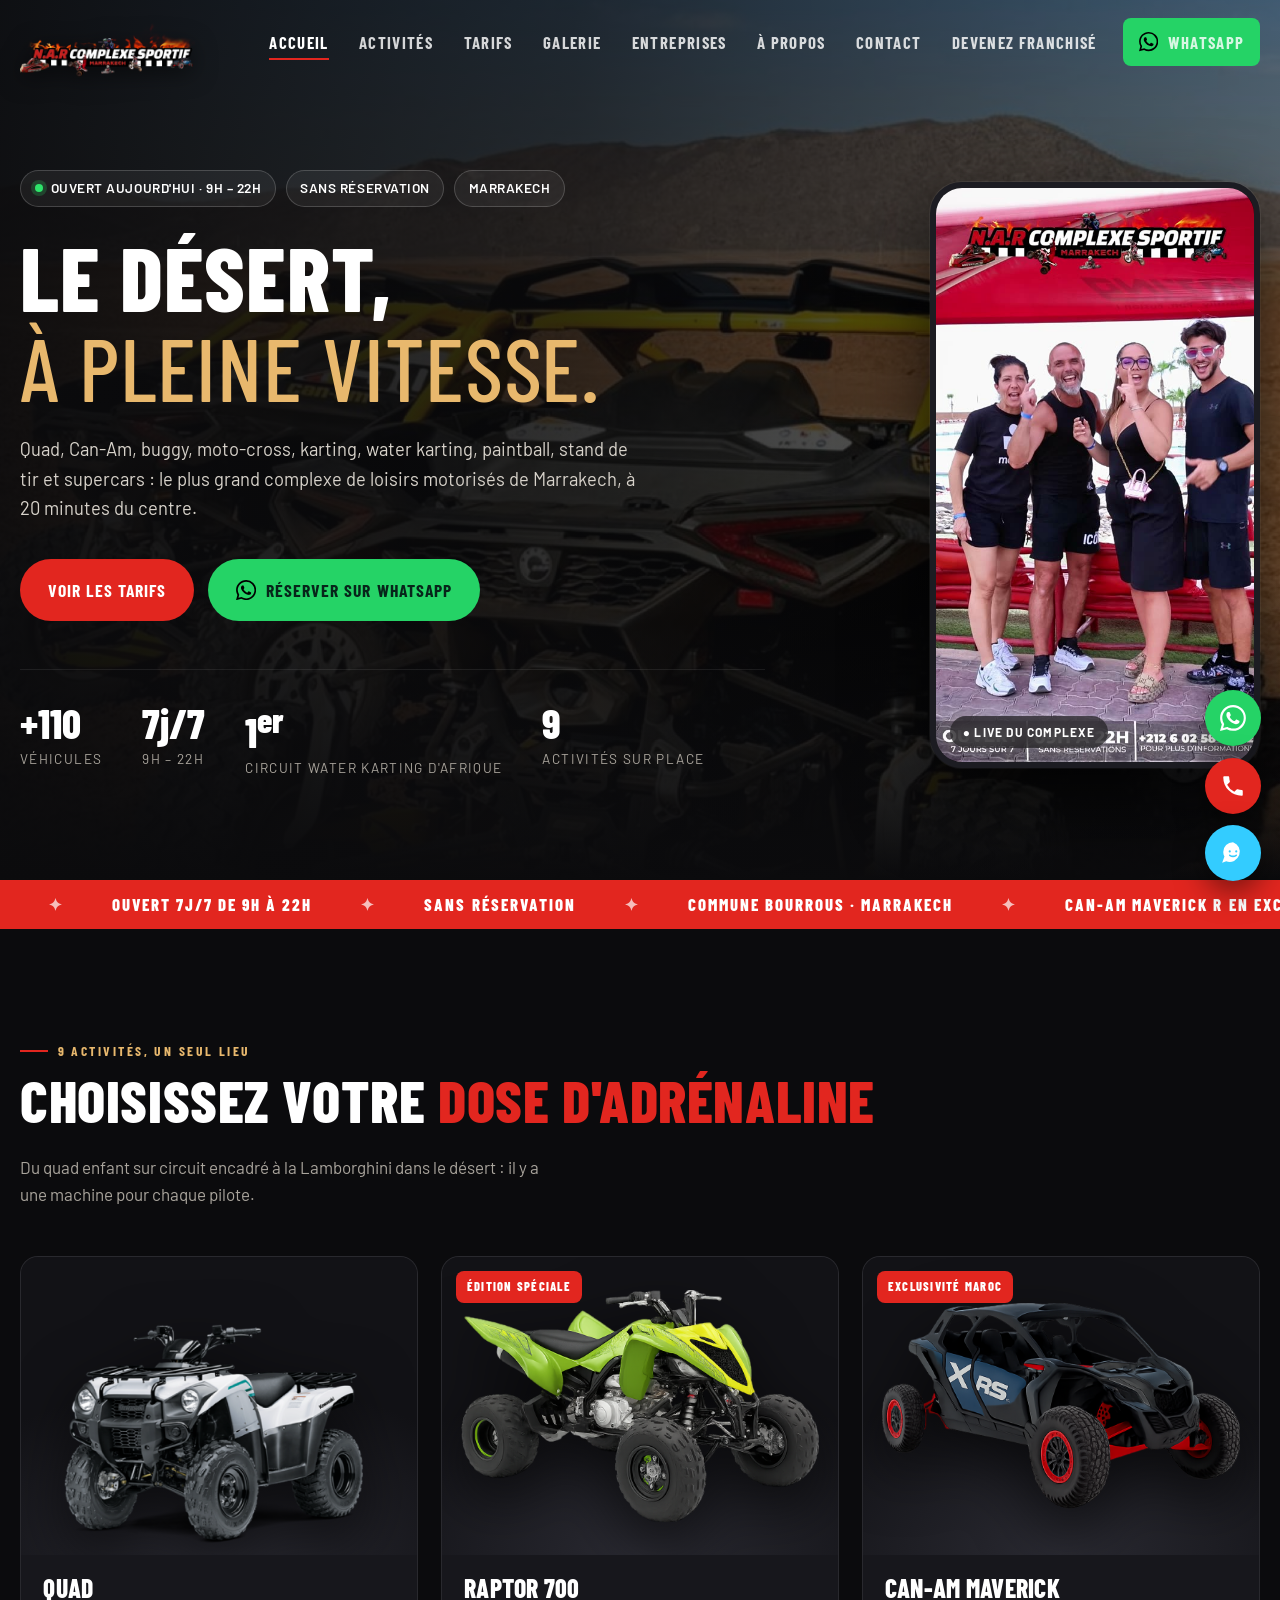
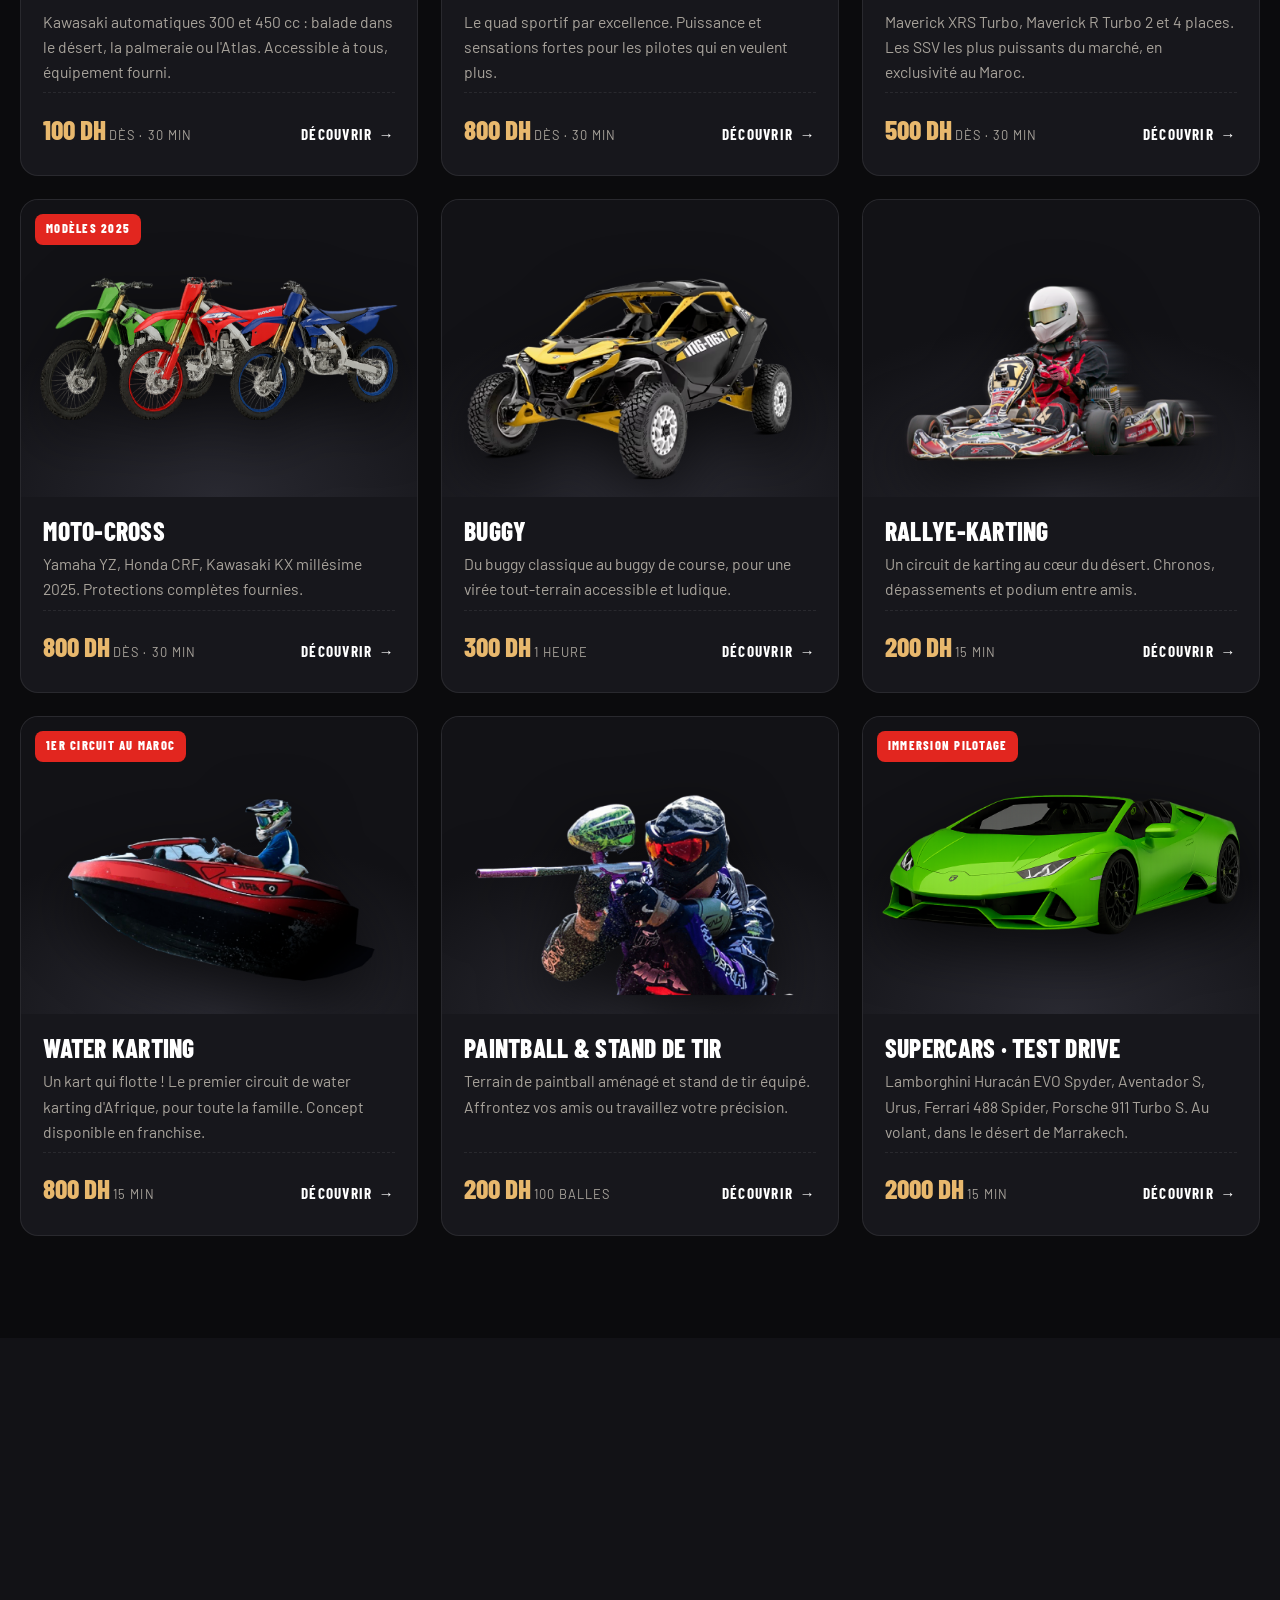
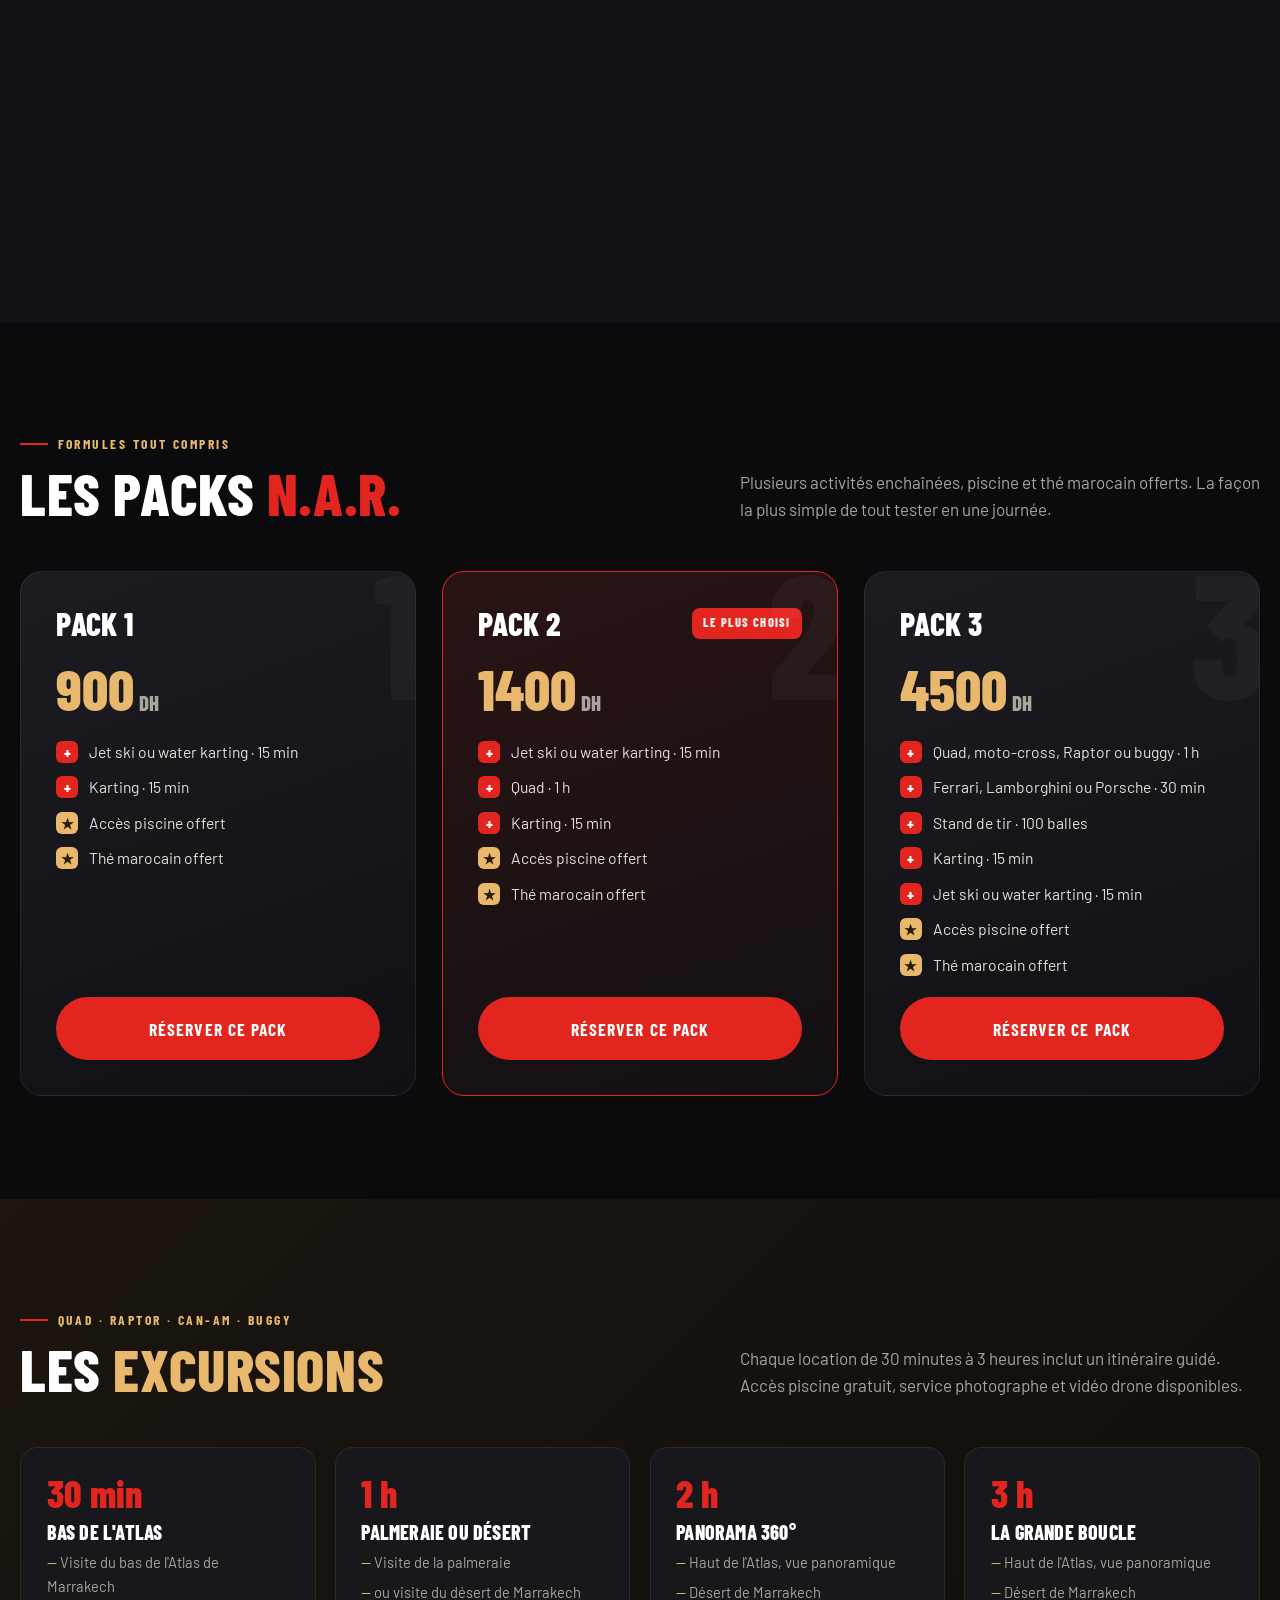
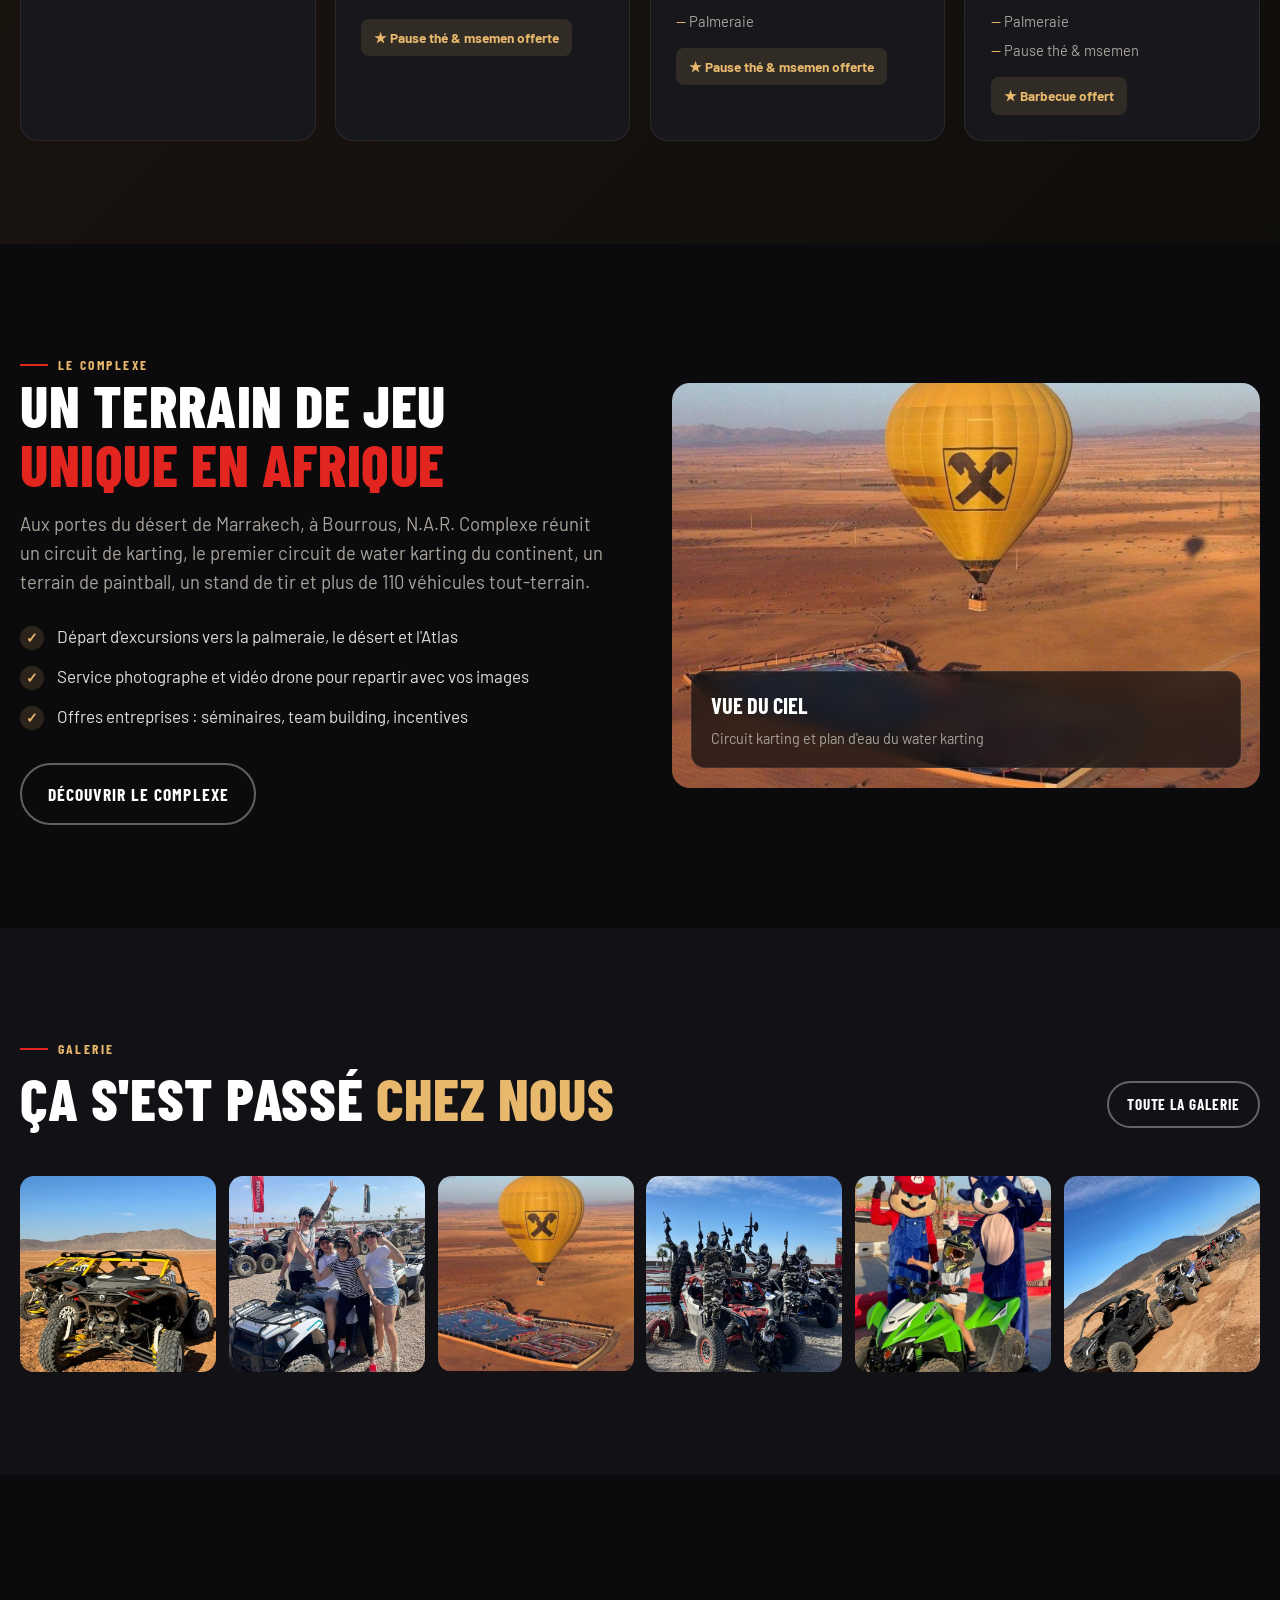
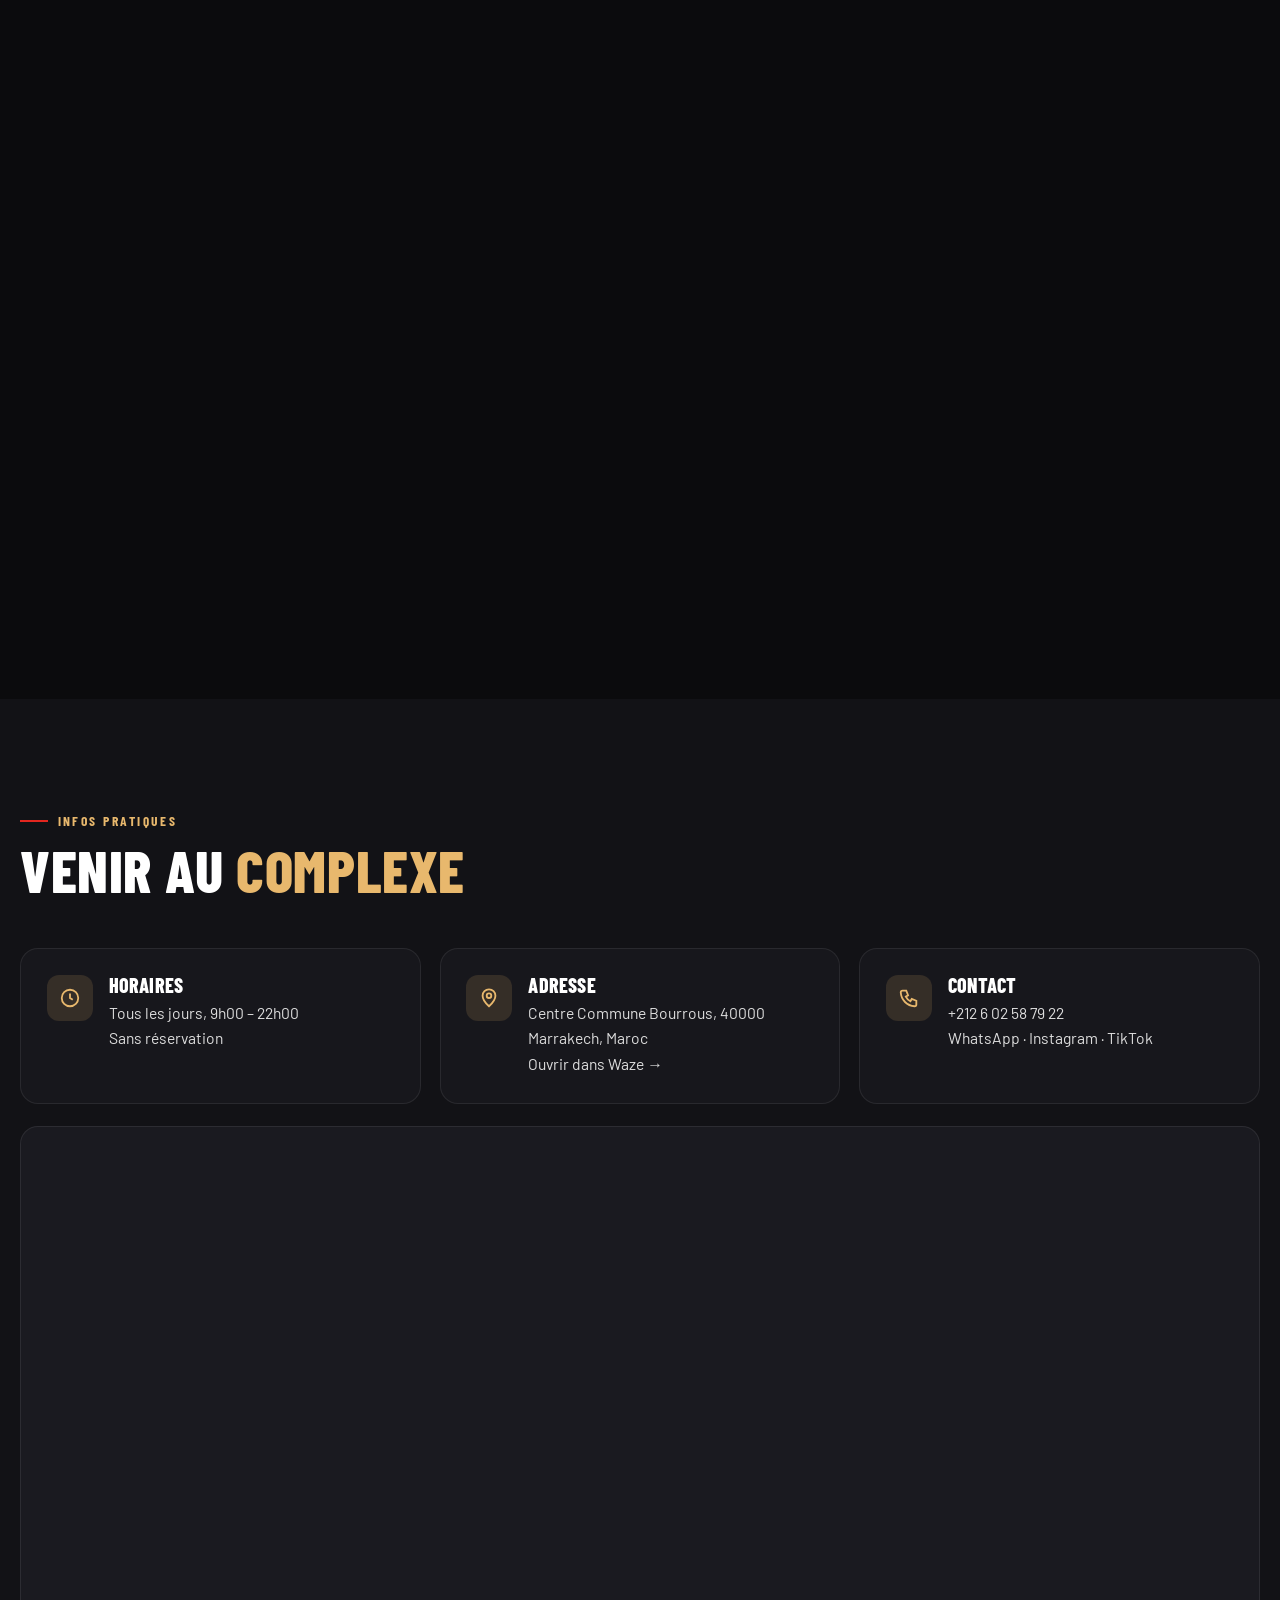
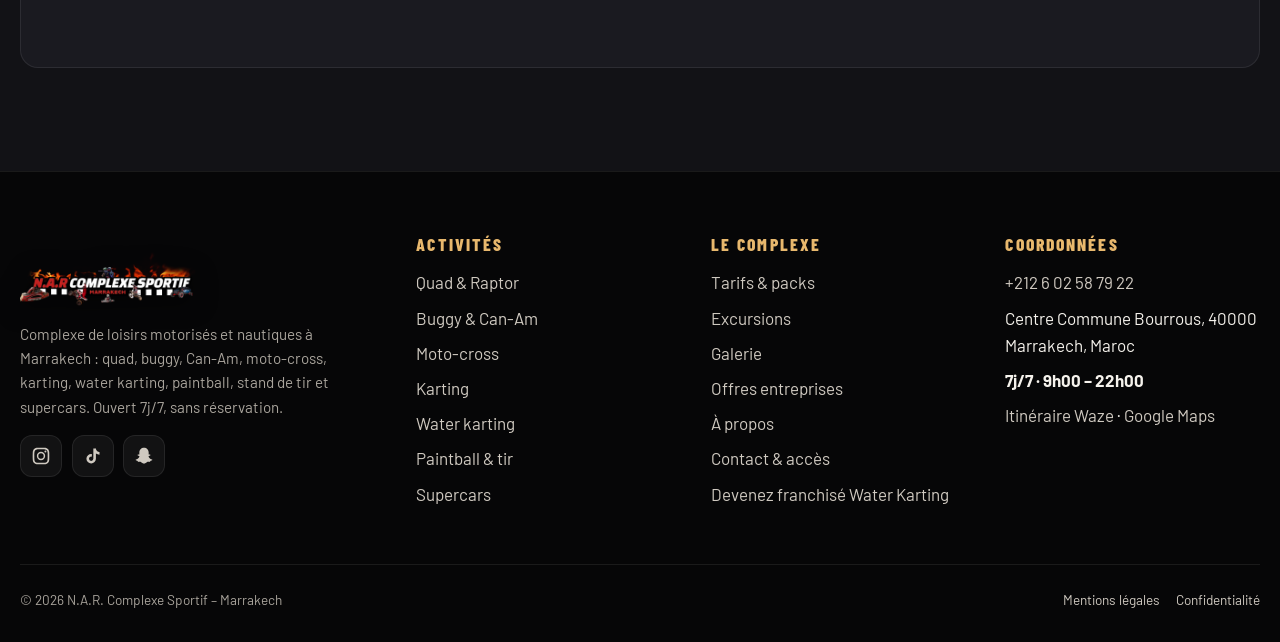
<file: index.html>
<!doctype html>
<html lang="fr"><head>
<meta charset="utf-8"><meta name="viewport" content="width=device-width,initial-scale=1">
<title>N.A.R. Complexe Sportif – Quad, buggy, karting, water karting et supercars à Marrakech</title>
<meta name="description" content="Le plus grand complexe de loisirs motorisés de Marrakech : location quad, Can-Am, buggy, moto-cross, karting, water karting, paintball, stand de tir et test drive supercars. Ouvert 7j/7 de 9h à 22h, sans réservation.">
<meta name="robots" content="noindex, nofollow">
<link rel="canonical" href="https://www.narcomplexesportif.com/">
<meta property="og:title" content="N.A.R. Complexe Sportif – Quad, buggy, karting, water karting et supercars à Marrakech"><meta property="og:description" content="Le plus grand complexe de loisirs motorisés de Marrakech : location quad, Can-Am, buggy, moto-cross, karting, water karting, paintball, stand de tir et test drive supercars. Ouvert 7j/7 de 9h à 22h, sans réservation."><meta property="og:type" content="website"><meta property="og:image" content="assets/img/p-canam-desert.jpg">
<link rel="icon" href="assets/img/logo-footer.png">
<link rel="preconnect" href="https://fonts.googleapis.com"><link rel="preconnect" href="https://fonts.gstatic.com" crossorigin>
<link href="https://fonts.googleapis.com/css2?family=Barlow+Condensed:wght@500;700;800&family=Barlow:wght@400;500;600;700&display=swap" rel="stylesheet">
<link rel="stylesheet" href="assets/style.css?v=2">
<script type="application/ld+json">{"@context": "https://schema.org", "@type": "SportsActivityLocation", "name": "N.A.R. Complexe Sportif", "url": "https://www.narcomplexesportif.com/", "telephone": "+212602587922", "image": "https://www.narcomplexesportif.com/assets/img/p-canam-desert.jpg", "address": {"@type": "PostalAddress", "streetAddress": "Centre Commune Bourrous", "postalCode": "40000", "addressLocality": "Marrakech", "addressCountry": "MA"}, "openingHoursSpecification": [{"@type": "OpeningHoursSpecification", "dayOfWeek": ["Monday", "Tuesday", "Wednesday", "Thursday", "Friday", "Saturday", "Sunday"], "opens": "09:00", "closes": "22:00"}], "priceRange": "100 DH - 4500 DH", "sameAs": ["https://www.instagram.com/n.a.r_complexe/", "https://www.tiktok.com/@n.a.r_complexe", "https://www.snapchat.com/add/narcomplexe"]}</script>
</head><body>
<header class="header"><div class="wrap">
  <a class="brand" href="index.html" aria-label="N.A.R. Complexe Sportif, accueil"><img src="assets/img/logo.png" alt="N.A.R. Complexe Sportif Marrakech" width="160" height="62"></a>
  <nav class="nav" aria-label="Menu principal"><a href="index.html" class="active">Accueil</a><a href="activites.html">Activités</a><a href="tarifs.html">Tarifs</a><a href="galerie.html">Galerie</a><a href="entreprises.html">Entreprises</a><a href="a-propos.html">À propos</a><a href="contact.html">Contact</a><a href="franchise.html" class="nav-ext">Devenez franchisé</a><a class="btn btn-wa btn-sm nav-cta" href="https://wa.me/212602587922" target="_blank" rel="noopener"><svg viewBox="0 0 24 24"><path d="M20.5 3.5A11.9 11.9 0 0 0 12 0C5.4 0 .1 5.3.1 11.9c0 2.1.6 4.1 1.6 5.9L0 24l6.3-1.7a12 12 0 0 0 5.7 1.5c6.6 0 11.9-5.3 11.9-11.9 0-3.2-1.2-6.2-3.4-8.4ZM12 21.8c-1.8 0-3.5-.5-5-1.4l-.4-.2-3.7 1 1-3.6-.2-.4A9.8 9.8 0 0 1 2.1 12C2.1 6.5 6.5 2 12 2c2.6 0 5.1 1 7 2.9a9.8 9.8 0 0 1 2.9 7c0 5.5-4.5 9.9-9.9 9.9Zm5.4-7.4c-.3-.1-1.8-.9-2-1-.3-.1-.5-.1-.7.1-.2.3-.8 1-.9 1.2-.2.2-.3.2-.6.1-.3-.1-1.3-.5-2.4-1.5-.9-.8-1.5-1.8-1.7-2.1-.2-.3 0-.5.1-.6l.4-.5.3-.5v-.5l-.9-2.2c-.2-.6-.5-.5-.7-.5h-.6c-.2 0-.5.1-.8.4-.3.3-1 1-1 2.5s1.1 2.9 1.2 3.1c.1.2 2.1 3.2 5.1 4.5.7.3 1.3.5 1.7.6.7.2 1.4.2 1.9.1.6-.1 1.8-.7 2-1.4.2-.7.2-1.3.2-1.4-.1-.2-.3-.3-.6-.4Z"/></svg> WhatsApp</a>
   <div class="nav-socials"><a href="https://www.instagram.com/n.a.r_complexe/" target="_blank" rel="noopener" aria-label="Instagram"><svg viewBox="0 0 24 24"><path d="M12 7a5 5 0 1 0 0 10 5 5 0 0 0 0-10Zm0 8.2a3.2 3.2 0 1 1 0-6.4 3.2 3.2 0 0 1 0 6.4ZM17.3 5.5a1.2 1.2 0 1 0 0 2.4 1.2 1.2 0 0 0 0-2.4ZM21.9 7.9c-.1-1.6-.4-3-1.6-4.2S17.7 2.2 16.1 2.1C14.5 2 9.5 2 7.9 2.1c-1.6.1-3 .4-4.2 1.6S2.2 6.3 2.1 7.9C2 9.5 2 14.5 2.1 16.1c.1 1.6.4 3 1.6 4.2s2.6 1.5 4.2 1.6c1.6.1 6.6.1 8.2 0 1.6-.1 3-.4 4.2-1.6s1.5-2.6 1.6-4.2c.1-1.6.1-6.6 0-8.2Zm-2.3 10a3.3 3.3 0 0 1-1.8 1.8c-1.3.5-4.3.4-5.8.4s-4.5.1-5.8-.4a3.3 3.3 0 0 1-1.8-1.8C3.9 16.6 4 13.6 4 12s-.1-4.5.4-5.8a3.3 3.3 0 0 1 1.8-1.8C7.5 3.9 10.5 4 12 4s4.5-.1 5.8.4a3.3 3.3 0 0 1 1.8 1.8c.5 1.3.4 4.3.4 5.8s.1 4.5-.4 5.9Z"/></svg></a><a href="https://www.tiktok.com/@n.a.r_complexe" target="_blank" rel="noopener" aria-label="TikTok"><svg viewBox="0 0 24 24"><path d="M16.6 5.8A4.3 4.3 0 0 1 15.5 3h-3.1v12.4a2.6 2.6 0 0 1-2.6 2.5 2.6 2.6 0 0 1-2.6-2.6 2.6 2.6 0 0 1 3.4-2.5V9.7a5.7 5.7 0 0 0-6.5 5.6A5.7 5.7 0 0 0 9.8 21a5.7 5.7 0 0 0 5.7-5.7V9a7.3 7.3 0 0 0 4.3 1.4V7.3s-1.9.1-3.2-1.5Z"/></svg></a><a href="https://www.snapchat.com/add/narcomplexe" target="_blank" rel="noopener" aria-label="Snapchat"><svg viewBox="0 0 24 24"><path d="M12 2c3.3 0 5.6 2.5 5.6 5.8v2.4c.4.2.9 0 1.3-.1.5-.1.9.2.9.6 0 .5-.6.8-1.2 1-.4.2-1 .3-1.1.7-.1.3.1.6.2.8 1 1.8 2.5 2.8 4 3.1.3.1.4.3.3.6-.3.6-1.4.9-2.4 1.1-.1.2-.2.8-.4 1-.2.2-.6.1-1.1 0-.8-.1-1.8-.2-2.8.5-.9.6-1.7 1.5-3.3 1.5s-2.4-.9-3.3-1.5c-1-.7-2-.6-2.8-.5-.5.1-.9.2-1.1 0-.2-.2-.3-.8-.4-1-1-.2-2.1-.5-2.4-1.1-.1-.3 0-.5.3-.6 1.5-.3 3-1.3 4-3.1.1-.2.3-.5.2-.8-.1-.4-.7-.5-1.1-.7-.6-.2-1.2-.5-1.2-1 0-.4.4-.7.9-.6.4.1.9.3 1.3.1V7.8C6.4 4.5 8.7 2 12 2Z"/></svg></a></div></nav>
  <button class="burger" aria-label="Ouvrir le menu" aria-expanded="false"><svg viewBox="0 0 24 24" fill="none" stroke="currentColor" stroke-width="2"><path d="M4 7h16M4 12h16M4 17h16"/></svg></button>
</div></header>
<main>

<section class="hero"><div class="hero-bg"><img src="assets/img/p-canam-desert.jpg" alt="" fetchpriority="high"></div>
 <div class="wrap">
  <div>
   <div class="hero-badges"><span class="badge"><i></i>Ouvert aujourd'hui · 9h – 22h</span><span class="badge">Sans réservation</span><span class="badge">Marrakech</span></div>
   <h1><span>Le désert,</span><span class="thin">à pleine vitesse.</span></h1>
   <p class="lead">Quad, Can-Am, buggy, moto-cross, karting, water karting, paintball, stand de tir et supercars : le plus grand complexe de loisirs motorisés de Marrakech, à 20 minutes du centre.</p>
   <div class="hero-actions"><a class="btn btn-red" href="tarifs.html">Voir les tarifs</a><a class="btn btn-wa" href="https://wa.me/212602587922" target="_blank" rel="noopener"><svg viewBox="0 0 24 24"><path d="M20.5 3.5A11.9 11.9 0 0 0 12 0C5.4 0 .1 5.3.1 11.9c0 2.1.6 4.1 1.6 5.9L0 24l6.3-1.7a12 12 0 0 0 5.7 1.5c6.6 0 11.9-5.3 11.9-11.9 0-3.2-1.2-6.2-3.4-8.4ZM12 21.8c-1.8 0-3.5-.5-5-1.4l-.4-.2-3.7 1 1-3.6-.2-.4A9.8 9.8 0 0 1 2.1 12C2.1 6.5 6.5 2 12 2c2.6 0 5.1 1 7 2.9a9.8 9.8 0 0 1 2.9 7c0 5.5-4.5 9.9-9.9 9.9Zm5.4-7.4c-.3-.1-1.8-.9-2-1-.3-.1-.5-.1-.7.1-.2.3-.8 1-.9 1.2-.2.2-.3.2-.6.1-.3-.1-1.3-.5-2.4-1.5-.9-.8-1.5-1.8-1.7-2.1-.2-.3 0-.5.1-.6l.4-.5.3-.5v-.5l-.9-2.2c-.2-.6-.5-.5-.7-.5h-.6c-.2 0-.5.1-.8.4-.3.3-1 1-1 2.5s1.1 2.9 1.2 3.1c.1.2 2.1 3.2 5.1 4.5.7.3 1.3.5 1.7.6.7.2 1.4.2 1.9.1.6-.1 1.8-.7 2-1.4.2-.7.2-1.3.2-1.4-.1-.2-.3-.3-.6-.4Z"/></svg> Réserver sur WhatsApp</a></div>
   <div class="hero-stats"><div class="stat"><b>+110</b><span>véhicules</span></div><div class="stat"><b>7j/7</b><span>9h – 22h</span></div><div class="stat"><b>1<sup>er</sup></b><span>circuit water karting d'Afrique</span></div><div class="stat"><b>9</b><span>activités sur place</span></div></div>
  </div>
  <div class="reel"><video muted loop playsinline preload="metadata" poster="assets/reel-poster.jpg"><source src="assets/reel.mp4" type="video/mp4"></video><span class="tag">● Live du complexe</span></div>
 </div>
</section>
<div class="ticker" aria-hidden="true"><div class="track"><span>Ouvert 7j/7 de 9h à 22h</span><span>Sans réservation</span><span>Commune Bourrous · Marrakech</span><span>Can-Am Maverick R en exclusivité au Maroc</span><span>Ouvert 7j/7 de 9h à 22h</span><span>Sans réservation</span><span>Commune Bourrous · Marrakech</span><span>Can-Am Maverick R en exclusivité au Maroc</span></div></div>

<section id="activites"><div class="wrap">
 <div class="sec-head rv"><div><span class="eyebrow">9 activités, un seul lieu</span><h2>Choisissez votre <span class="accent">dose d'adrénaline</span></h2></div><p>Du quad enfant sur circuit encadré à la Lamborghini dans le désert : il y a une machine pour chaque pilote.</p></div>
 <div class="grid grid-3"><a class="card rv" href="activites.html#quad"><div class="media"><img src="assets/img/v-quad.png" alt="Quad" loading="lazy"></div>
 <div class="body"><h3>Quad</h3><p>Kawasaki automatiques 300 et 450 cc : balade dans le désert, la palmeraie ou l'Atlas. Accessible à tous, équipement fourni.</p><div class="price"><span><b>100 DH</b> <small>dès · 30 min</small></span><span class="more">Découvrir</span></div></div></a><a class="card rv" href="activites.html#raptor"><span class="chip">Édition spéciale</span><div class="media"><img src="assets/img/v-raptor700.png" alt="Raptor 700" loading="lazy"></div>
 <div class="body"><h3>Raptor 700</h3><p>Le quad sportif par excellence. Puissance et sensations fortes pour les pilotes qui en veulent plus.</p><div class="price"><span><b>800 DH</b> <small>dès · 30 min</small></span><span class="more">Découvrir</span></div></div></a><a class="card rv" href="activites.html#canam"><span class="chip">Exclusivité Maroc</span><div class="media"><img src="assets/img/v-canam-r.png" alt="Can-Am Maverick" loading="lazy"></div>
 <div class="body"><h3>Can-Am Maverick</h3><p>Maverick XRS Turbo, Maverick R Turbo 2 et 4 places. Les SSV les plus puissants du marché, en exclusivité au Maroc.</p><div class="price"><span><b>500 DH</b> <small>dès · 30 min</small></span><span class="more">Découvrir</span></div></div></a><a class="card rv" href="activites.html#cross"><span class="chip">Modèles 2025</span><div class="media"><img src="assets/img/v-cross.png" alt="Moto-cross" loading="lazy"></div>
 <div class="body"><h3>Moto-cross</h3><p>Yamaha YZ, Honda CRF, Kawasaki KX millésime 2025. Protections complètes fournies.</p><div class="price"><span><b>800 DH</b> <small>dès · 30 min</small></span><span class="more">Découvrir</span></div></div></a><a class="card rv" href="activites.html#buggy"><div class="media"><img src="assets/img/v-canam.png" alt="Buggy" loading="lazy"></div>
 <div class="body"><h3>Buggy</h3><p>Du buggy classique au buggy de course, pour une virée tout-terrain accessible et ludique.</p><div class="price"><span><b>300 DH</b> <small>1 heure</small></span><span class="more">Découvrir</span></div></div></a><a class="card rv" href="activites.html#karting"><div class="media"><img src="assets/img/v-kart.png" alt="Rallye-karting" loading="lazy"></div>
 <div class="body"><h3>Rallye-karting</h3><p>Un circuit de karting au cœur du désert. Chronos, dépassements et podium entre amis.</p><div class="price"><span><b>200 DH</b> <small>15 min</small></span><span class="more">Découvrir</span></div></div></a><a class="card rv" href="activites.html#waterkarting"><span class="chip">1er circuit au Maroc</span><div class="media"><img src="assets/img/v-waterkart.png" alt="Water karting" loading="lazy"></div>
 <div class="body"><h3>Water karting</h3><p>Un kart qui flotte ! Le premier circuit de water karting d'Afrique, pour toute la famille. Concept disponible en franchise.</p><div class="price"><span><b>800 DH</b> <small>15 min</small></span><span class="more">Découvrir</span></div></div></a><a class="card rv" href="activites.html#paintball"><div class="media"><img src="assets/img/v-paintball.png" alt="Paintball & stand de tir" loading="lazy"></div>
 <div class="body"><h3>Paintball & stand de tir</h3><p>Terrain de paintball aménagé et stand de tir équipé. Affrontez vos amis ou travaillez votre précision.</p><div class="price"><span><b>200 DH</b> <small>100 balles</small></span><span class="more">Découvrir</span></div></div></a><a class="card rv" href="activites.html#supercars"><span class="chip">Immersion pilotage</span><div class="media"><img src="assets/img/v-huracan.png" data-rotate="v-huracan.png,v-aventador.png,v-urus.png,v-ferrari.png" alt="Supercars · Test drive" loading="lazy"></div>
 <div class="body"><h3>Supercars · Test drive</h3><p>Lamborghini Huracán EVO Spyder, Aventador S, Urus, Ferrari 488 Spider, Porsche 911 Turbo S. Au volant, dans le désert de Marrakech.</p><div class="price"><span><b>2000 DH</b> <small>15 min</small></span><span class="more">Découvrir</span></div></div></a></div>
</div></section>

<section class="alt"><div class="wrap">
 <div class="sec-head rv"><div><span class="eyebrow">Pourquoi N.A.R.</span><h2>Pensé pour <span class="sand">toute la famille</span></h2></div></div>
 <div class="why">
  <div class="why-item rv"><div class="ic"><svg viewBox="0 0 24 24" fill="none" stroke="currentColor" stroke-width="2"><path d="M13 2 4 14h7l-1 8 9-12h-7l1-8Z"/></svg></div><h3>Zéro réservation</h3><p>Arrivez quand vous voulez, 7 jours sur 7 de 9h à 22h. Les machines sont prêtes.</p></div>
  <div class="why-item rv"><div class="ic"><svg viewBox="0 0 24 24" fill="none" stroke="currentColor" stroke-width="2"><path d="M12 3 4 6v6c0 5 3.4 8.4 8 9 4.6-.6 8-4 8-9V6l-8-3Z"/><path d="m9 12 2 2 4-4"/></svg></div><h3>Sécurité d'abord</h3><p>Casques, protections, briefing et accompagnateurs expérimentés qui connaissent la région.</p></div>
  <div class="why-item rv"><div class="ic"><svg viewBox="0 0 24 24" fill="none" stroke="currentColor" stroke-width="2"><circle cx="12" cy="7" r="3"/><path d="M6 21v-3a6 6 0 0 1 12 0v3"/></svg></div><h3>Espace enfants</h3><p>Quads, motos et karts enfants sur circuit encadré. Les petits aventuriers ont leur piste.</p></div>
  <div class="why-item rv"><div class="ic"><svg viewBox="0 0 24 24" fill="none" stroke="currentColor" stroke-width="2"><path d="M3 16c2 1.5 4 1.5 6 0s4-1.5 6 0 4 1.5 6 0M3 20c2 1.5 4 1.5 6 0s4-1.5 6 0 4 1.5 6 0M8 12V5a2 2 0 0 1 4 0M14 12V5a2 2 0 0 1 4 0"/></svg></div><h3>Piscine & détente</h3><p>Accès piscine gratuit, terrasse ombragée, granitas et thé marocain entre deux sessions.</p></div>
 </div>
</div></section>

<section id="packs" class=""><div class="wrap">
 <div class="sec-head rv"><div><span class="eyebrow">Formules tout compris</span><h2>Les packs <span class="accent">N.A.R.</span></h2></div><p>Plusieurs activités enchaînées, piscine et thé marocain offerts. La façon la plus simple de tout tester en une journée.</p></div>
 <div class="packs"><div class="pack rv" data-n="1"><div class="ph"><h3>Pack 1</h3></div><div class="amount">900<small>DH</small></div><ul><li>Jet ski ou water karting · 15 min</li><li>Karting · 15 min</li><li class="gift">Accès piscine offert</li><li class="gift">Thé marocain offert</li></ul>
 <a class="btn btn-red" href="https://wa.me/212602587922?text=Bonjour, je souhaite réserver le Pack 1 (900 DH)." target="_blank" rel="noopener">Réserver ce pack</a></div><div class="pack rv hot" data-n="2"><div class="ph"><h3>Pack 2</h3><span class="tag">Le plus choisi</span></div><div class="amount">1400<small>DH</small></div><ul><li>Jet ski ou water karting · 15 min</li><li>Quad · 1 h</li><li>Karting · 15 min</li><li class="gift">Accès piscine offert</li><li class="gift">Thé marocain offert</li></ul>
 <a class="btn btn-red" href="https://wa.me/212602587922?text=Bonjour, je souhaite réserver le Pack 2 (1400 DH)." target="_blank" rel="noopener">Réserver ce pack</a></div><div class="pack rv" data-n="3"><div class="ph"><h3>Pack 3</h3></div><div class="amount">4500<small>DH</small></div><ul><li>Quad, moto-cross, Raptor ou buggy · 1 h</li><li>Ferrari, Lamborghini ou Porsche · 30 min</li><li>Stand de tir · 100 balles</li><li>Karting · 15 min</li><li>Jet ski ou water karting · 15 min</li><li class="gift">Accès piscine offert</li><li class="gift">Thé marocain offert</li></ul>
 <a class="btn btn-red" href="https://wa.me/212602587922?text=Bonjour, je souhaite réserver le Pack 3 (4500 DH)." target="_blank" rel="noopener">Réserver ce pack</a></div></div></div></section>
<section id="excursions" class="sand-bg"><div class="wrap">
 <div class="sec-head rv"><div><span class="eyebrow">Quad · Raptor · Can-Am · buggy</span><h2>Les <span class="sand">excursions</span></h2></div><p>Chaque location de 30 minutes à 3 heures inclut un itinéraire guidé. Accès piscine gratuit, service photographe et vidéo drone disponibles.</p></div>
 <div class="excu"><div class="ex rv"><div class="d">30 min</div><h3>Bas de l'Atlas</h3><ul><li>Visite du bas de l'Atlas de Marrakech</li></ul></div><div class="ex rv"><div class="d">1 h</div><h3>Palmeraie ou désert</h3><ul><li>Visite de la palmeraie</li><li>ou visite du désert de Marrakech</li></ul><span class="gift">★ Pause thé & msemen offerte</span></div><div class="ex rv"><div class="d">2 h</div><h3>Panorama 360°</h3><ul><li>Haut de l'Atlas, vue panoramique</li><li>Désert de Marrakech</li><li>Palmeraie</li></ul><span class="gift">★ Pause thé & msemen offerte</span></div><div class="ex rv"><div class="d">3 h</div><h3>La grande boucle</h3><ul><li>Haut de l'Atlas, vue panoramique</li><li>Désert de Marrakech</li><li>Palmeraie</li><li>Pause thé & msemen</li></ul><span class="gift">★ Barbecue offert</span></div></div></div></section>

<section><div class="wrap"><div class="split">
 <div class="rv"><span class="eyebrow">Le complexe</span><h2>Un terrain de jeu <span class="accent">unique en Afrique</span></h2>
  <p class="lead" style="margin-top:1rem">Aux portes du désert de Marrakech, à Bourrous, N.A.R. Complexe réunit un circuit de karting, le premier circuit de water karting du continent, un terrain de paintball, un stand de tir et plus de 110 véhicules tout-terrain.</p>
  <ul class="checks"><li>Départ d'excursions vers la palmeraie, le désert et l'Atlas</li><li>Service photographe et vidéo drone pour repartir avec vos images</li><li>Offres entreprises : séminaires, team building, incentives</li></ul>
  <a class="btn btn-ghost" href="a-propos.html">Découvrir le complexe</a></div>
 <div class="pic wide rv"><img src="assets/img/p-drone.jpg" alt="Vue aérienne du complexe N.A.R." loading="lazy"><div class="caption"><b>Vue du ciel</b><span>Circuit karting et plan d'eau du water karting</span></div></div>
</div></div></section>

<section class="alt"><div class="wrap">
 <div class="sec-head rv"><div><span class="eyebrow">Galerie</span><h2>Ça s'est passé <span class="sand">chez nous</span></h2></div><a class="btn btn-ghost btn-sm" href="galerie.html">Toute la galerie</a></div>
 <div class="strip rv"><a href="assets/img/p-canam-desert.jpg" data-lightbox><img src="assets/img/p-canam-desert.jpg" alt="Can-Am Maverick dans le désert de Marrakech" loading="lazy"></a><a href="assets/img/p-groupe-quad.jpg" data-lightbox><img src="assets/img/p-groupe-quad.jpg" alt="Groupe d'amis en quad Kawasaki" loading="lazy"></a><a href="assets/img/p-drone.jpg" data-lightbox><img src="assets/img/p-drone.jpg" alt="Vue aérienne du complexe : circuit de water karting et karting" loading="lazy"></a><a href="assets/img/p-paintball-groupe.jpg" data-lightbox><img src="assets/img/p-paintball-groupe.jpg" alt="Équipe de paintball devant les Can-Am" loading="lazy"></a><a href="assets/img/p-enfants-mascottes.jpg" data-lightbox><img src="assets/img/p-enfants-mascottes.jpg" alt="Activités enfants avec mascottes" loading="lazy"></a><a href="assets/img/p-desert-buggies.jpg" data-lightbox><img src="assets/img/p-desert-buggies.jpg" alt="Convoi de buggies dans le désert" loading="lazy"></a></div>
</div></section>

<section><div class="wrap"><div class="split rev">
 <div class="pic rv"><img src="assets/img/p-paintball-groupe.jpg" alt="Équipe en séminaire au complexe" loading="lazy"></div>
 <div class="rv"><span class="eyebrow">Entreprises</span><h2>Team building <span class="accent">hors norme</span></h2>
  <p class="lead" style="margin-top:1rem">Tarifs préférentiels pour les groupes et les sociétés. Paintball par équipes, challenge karting, raid en Can-Am puis barbecue : nous construisons la journée avec vous.</p>
  <div class="hero-actions" style="margin-top:1.6rem"><a class="btn btn-red" href="entreprises.html">Demander une offre</a></div></div>
</div></div></section>

<section class="alt" id="infos"><div class="wrap">
 <div class="sec-head rv"><div><span class="eyebrow">Infos pratiques</span><h2>Venir au <span class="sand">complexe</span></h2></div></div>
 <div class="info-cards rv">
  <div class="info"><div class="ic"><svg viewBox="0 0 24 24" fill="none" stroke="currentColor" stroke-width="2"><circle cx="12" cy="12" r="9"/><path d="M12 7v5l3 2"/></svg></div><div><h3>Horaires</h3><p>Tous les jours, 9h00 – 22h00<br>Sans réservation</p></div></div>
  <div class="info"><div class="ic"><svg viewBox="0 0 24 24" fill="none" stroke="currentColor" stroke-width="2"><path d="M12 21s7-6.3 7-11.5A7 7 0 0 0 5 9.5C5 14.7 12 21 12 21Z"/><circle cx="12" cy="9.5" r="2.5"/></svg></div><div><h3>Adresse</h3><p>Centre Commune Bourrous, 40000 Marrakech, Maroc</p><a href="https://www.waze.com/en/live-map/directions/ma/marrakech-safi/n.a.r-complexe-sportif-location-quad-cross-raptor-buggy-waterkarting-paintball-karting-marrakech?place=ChIJ9RRt12yLrw0RAxssu5ktRnk" target="_blank" rel="noopener" class="sand">Ouvrir dans Waze →</a></div></div>
  <div class="info"><div class="ic"><svg viewBox="0 0 24 24" fill="none" stroke="currentColor" stroke-width="2"><path d="M5 4h4l2 5-2.5 1.5a11 11 0 0 0 5 5L15 13l5 2v4a2 2 0 0 1-2 2A16 16 0 0 1 3 6a2 2 0 0 1 2-2Z"/></svg></div><div><h3>Contact</h3><p><a href="tel:+212602587922">+212 6 02 58 79 22</a><br><a href="https://wa.me/212602587922" target="_blank" rel="noopener">WhatsApp</a> · Instagram · TikTok</p></div></div>
 </div>
 <div class="map rv" style="margin-top:1.4rem"><iframe src="https://www.google.com/maps?q=N.A.R+Complexe+Sportif+Marrakech&output=embed" loading="lazy" title="Carte N.A.R. Complexe" referrerpolicy="no-referrer-when-downgrade" allowfullscreen></iframe></div>
</div></section>

</main>
<footer class="footer"><div class="wrap">
 <div class="cols">
  <div><a class="brand" href="index.html"><img src="assets/img/logo.png" alt="N.A.R. Complexe Sportif"></a>
   <p>Complexe de loisirs motorisés et nautiques à Marrakech : quad, buggy, Can-Am, moto-cross, karting, water karting, paintball, stand de tir et supercars. Ouvert 7j/7, sans réservation.</p>
   <div class="socials">
    <a href="https://www.instagram.com/n.a.r_complexe/" target="_blank" rel="noopener" aria-label="Instagram"><svg viewBox="0 0 24 24"><path d="M12 7a5 5 0 1 0 0 10 5 5 0 0 0 0-10Zm0 8.2a3.2 3.2 0 1 1 0-6.4 3.2 3.2 0 0 1 0 6.4ZM17.3 5.5a1.2 1.2 0 1 0 0 2.4 1.2 1.2 0 0 0 0-2.4ZM21.9 7.9c-.1-1.6-.4-3-1.6-4.2S17.7 2.2 16.1 2.1C14.5 2 9.5 2 7.9 2.1c-1.6.1-3 .4-4.2 1.6S2.2 6.3 2.1 7.9C2 9.5 2 14.5 2.1 16.1c.1 1.6.4 3 1.6 4.2s2.6 1.5 4.2 1.6c1.6.1 6.6.1 8.2 0 1.6-.1 3-.4 4.2-1.6s1.5-2.6 1.6-4.2c.1-1.6.1-6.6 0-8.2Zm-2.3 10a3.3 3.3 0 0 1-1.8 1.8c-1.3.5-4.3.4-5.8.4s-4.5.1-5.8-.4a3.3 3.3 0 0 1-1.8-1.8C3.9 16.6 4 13.6 4 12s-.1-4.5.4-5.8a3.3 3.3 0 0 1 1.8-1.8C7.5 3.9 10.5 4 12 4s4.5-.1 5.8.4a3.3 3.3 0 0 1 1.8 1.8c.5 1.3.4 4.3.4 5.8s.1 4.5-.4 5.9Z"/></svg></a>
    <a href="https://www.tiktok.com/@n.a.r_complexe" target="_blank" rel="noopener" aria-label="TikTok"><svg viewBox="0 0 24 24"><path d="M16.6 5.8A4.3 4.3 0 0 1 15.5 3h-3.1v12.4a2.6 2.6 0 0 1-2.6 2.5 2.6 2.6 0 0 1-2.6-2.6 2.6 2.6 0 0 1 3.4-2.5V9.7a5.7 5.7 0 0 0-6.5 5.6A5.7 5.7 0 0 0 9.8 21a5.7 5.7 0 0 0 5.7-5.7V9a7.3 7.3 0 0 0 4.3 1.4V7.3s-1.9.1-3.2-1.5Z"/></svg></a>
    <a href="https://www.snapchat.com/add/narcomplexe" target="_blank" rel="noopener" aria-label="Snapchat"><svg viewBox="0 0 24 24"><path d="M12 2c3.3 0 5.6 2.5 5.6 5.8v2.4c.4.2.9 0 1.3-.1.5-.1.9.2.9.6 0 .5-.6.8-1.2 1-.4.2-1 .3-1.1.7-.1.3.1.6.2.8 1 1.8 2.5 2.8 4 3.1.3.1.4.3.3.6-.3.6-1.4.9-2.4 1.1-.1.2-.2.8-.4 1-.2.2-.6.1-1.1 0-.8-.1-1.8-.2-2.8.5-.9.6-1.7 1.5-3.3 1.5s-2.4-.9-3.3-1.5c-1-.7-2-.6-2.8-.5-.5.1-.9.2-1.1 0-.2-.2-.3-.8-.4-1-1-.2-2.1-.5-2.4-1.1-.1-.3 0-.5.3-.6 1.5-.3 3-1.3 4-3.1.1-.2.3-.5.2-.8-.1-.4-.7-.5-1.1-.7-.6-.2-1.2-.5-1.2-1 0-.4.4-.7.9-.6.4.1.9.3 1.3.1V7.8C6.4 4.5 8.7 2 12 2Z"/></svg></a>
   </div></div>
  <div><h4>Activités</h4><ul>
   <li><a href="activites.html#quad">Quad &amp; Raptor</a></li><li><a href="activites.html#canam">Buggy &amp; Can-Am</a></li><li><a href="activites.html#cross">Moto-cross</a></li>
   <li><a href="activites.html#karting">Karting</a></li><li><a href="activites.html#waterkarting">Water karting</a></li><li><a href="activites.html#paintball">Paintball &amp; tir</a></li><li><a href="activites.html#supercars">Supercars</a></li></ul></div>
  <div><h4>Le complexe</h4><ul>
   <li><a href="tarifs.html">Tarifs &amp; packs</a></li><li><a href="tarifs.html#excursions">Excursions</a></li><li><a href="galerie.html">Galerie</a></li>
   <li><a href="entreprises.html">Offres entreprises</a></li><li><a href="a-propos.html">À propos</a></li><li><a href="contact.html">Contact &amp; accès</a></li><li><a href="franchise.html">Devenez franchisé Water Karting</a></li></ul></div>
  <div><h4>Coordonnées</h4><ul>
   <li><a href="tel:+212602587922">+212 6 02 58 79 22</a></li><li>Centre Commune Bourrous, 40000 Marrakech, Maroc</li><li><strong>7j/7 · 9h00 – 22h00</strong></li>
   <li><a href="https://www.waze.com/en/live-map/directions/ma/marrakech-safi/n.a.r-complexe-sportif-location-quad-cross-raptor-buggy-waterkarting-paintball-karting-marrakech?place=ChIJ9RRt12yLrw0RAxssu5ktRnk" target="_blank" rel="noopener">Itinéraire Waze</a> · <a href="https://maps.google.com/?cid=8738722265252502275" target="_blank" rel="noopener">Google Maps</a></li></ul></div>
 </div>
 <div class="legal"><span>© 2026 N.A.R. Complexe Sportif – Marrakech</span><span><a href="mentions-legales.html">Mentions légales</a><a href="politique-de-confidentialite.html">Confidentialité</a></span></div>
</div></footer>
<div class="float">
 <a class="wa" href="https://wa.me/212602587922" target="_blank" rel="noopener" aria-label="WhatsApp"><svg viewBox="0 0 24 24"><path d="M20.5 3.5A11.9 11.9 0 0 0 12 0C5.4 0 .1 5.3.1 11.9c0 2.1.6 4.1 1.6 5.9L0 24l6.3-1.7a12 12 0 0 0 5.7 1.5c6.6 0 11.9-5.3 11.9-11.9 0-3.2-1.2-6.2-3.4-8.4ZM12 21.8c-1.8 0-3.5-.5-5-1.4l-.4-.2-3.7 1 1-3.6-.2-.4A9.8 9.8 0 0 1 2.1 12C2.1 6.5 6.5 2 12 2c2.6 0 5.1 1 7 2.9a9.8 9.8 0 0 1 2.9 7c0 5.5-4.5 9.9-9.9 9.9Zm5.4-7.4c-.3-.1-1.8-.9-2-1-.3-.1-.5-.1-.7.1-.2.3-.8 1-.9 1.2-.2.2-.3.2-.6.1-.3-.1-1.3-.5-2.4-1.5-.9-.8-1.5-1.8-1.7-2.1-.2-.3 0-.5.1-.6l.4-.5.3-.5v-.5l-.9-2.2c-.2-.6-.5-.5-.7-.5h-.6c-.2 0-.5.1-.8.4-.3.3-1 1-1 2.5s1.1 2.9 1.2 3.1c.1.2 2.1 3.2 5.1 4.5.7.3 1.3.5 1.7.6.7.2 1.4.2 1.9.1.6-.1 1.8-.7 2-1.4.2-.7.2-1.3.2-1.4-.1-.2-.3-.3-.6-.4Z"/></svg></a>
 <a class="tel" href="tel:+212602587922" aria-label="Appeler"><svg viewBox="0 0 24 24"><path d="M6.6 10.8a15 15 0 0 0 6.6 6.6l2.2-2.2c.3-.3.7-.4 1-.2 1.1.4 2.3.6 3.6.6.6 0 1 .4 1 1V20c0 .6-.4 1-1 1A17 17 0 0 1 3 4c0-.6.4-1 1-1h3.5c.6 0 1 .4 1 1 0 1.3.2 2.5.6 3.6.1.3 0 .7-.2 1l-2.3 2.2Z"/></svg></a>
 <a class="wz" href="https://www.waze.com/en/live-map/directions/ma/marrakech-safi/n.a.r-complexe-sportif-location-quad-cross-raptor-buggy-waterkarting-paintball-karting-marrakech?place=ChIJ9RRt12yLrw0RAxssu5ktRnk" target="_blank" rel="noopener" aria-label="Itinéraire Waze"><svg viewBox="0 0 24 24"><path d="M12 2a9 9 0 0 0-9 9c0 1.6.4 3 1.1 4.3L2 21l3.8-1.3A9 9 0 1 0 12 2Zm-3 7.5a1 1 0 1 1 0 2 1 1 0 0 1 0-2Zm6 0a1 1 0 1 1 0 2 1 1 0 0 1 0-2Zm-6.6 4.3c.2-.4.7-.5 1-.3 1.6 1.2 3.6 1.2 5.2 0 .3-.2.8-.1 1 .3.2.3.1.8-.2 1a5.8 5.8 0 0 1-6.8 0c-.3-.2-.4-.7-.2-1Z"/></svg></a>
</div>
<div class="lightbox" role="dialog" aria-label="Photo agrandie"><button aria-label="Fermer">×</button><img alt=""></div>
<script src="assets/app.js?v=2" defer></script>
</body></html>
</file>
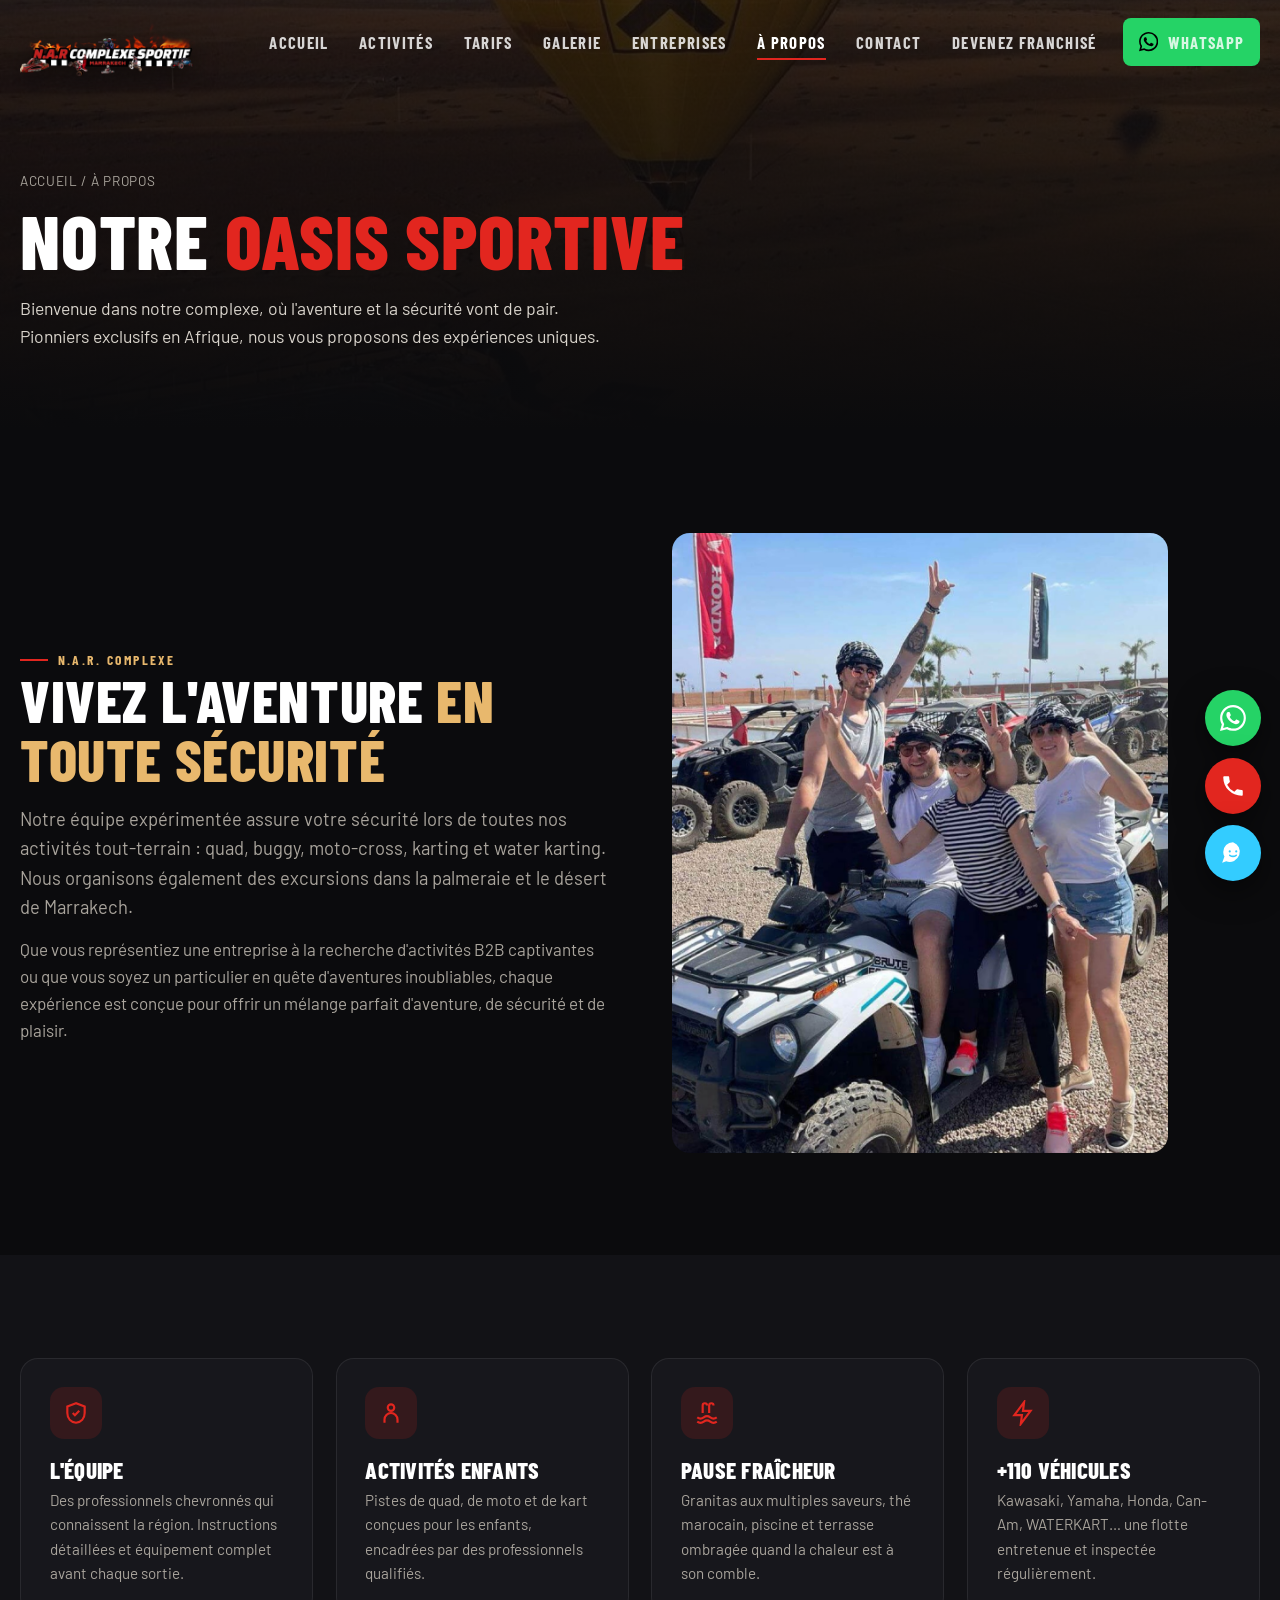
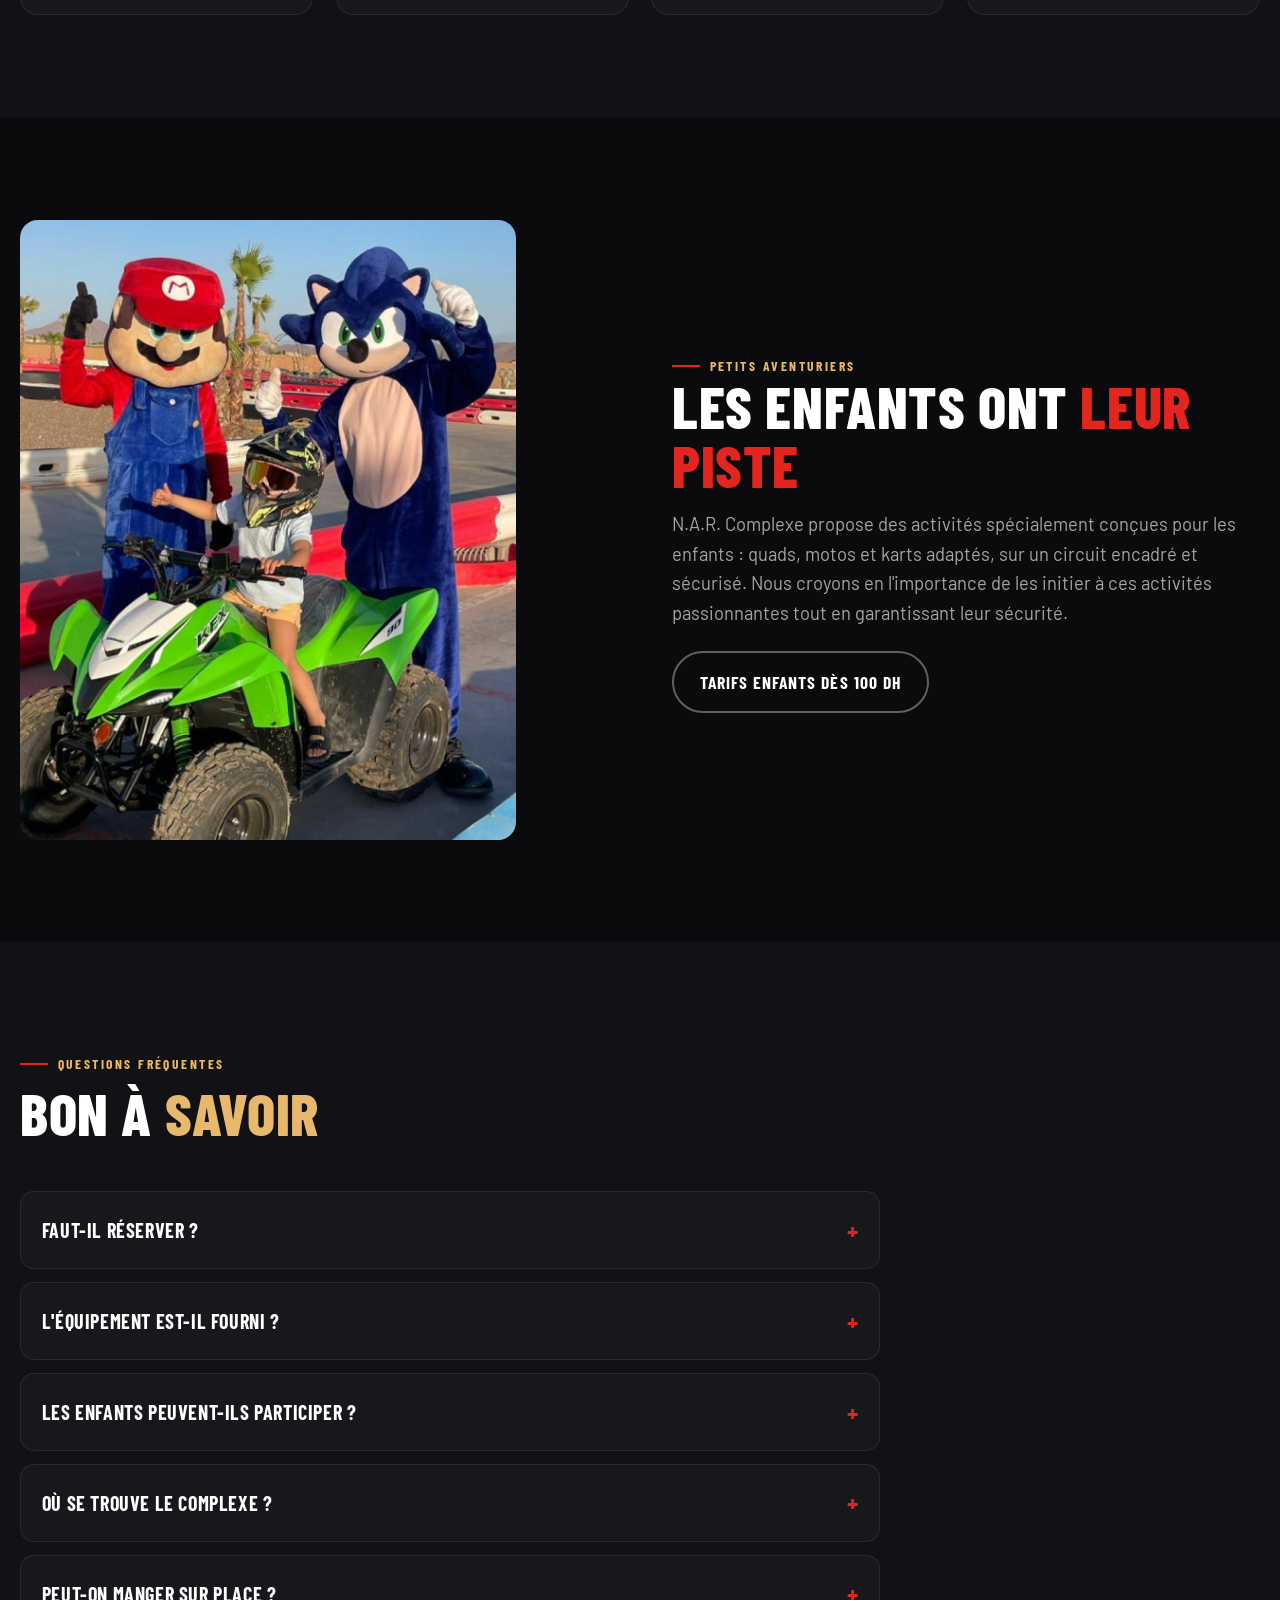
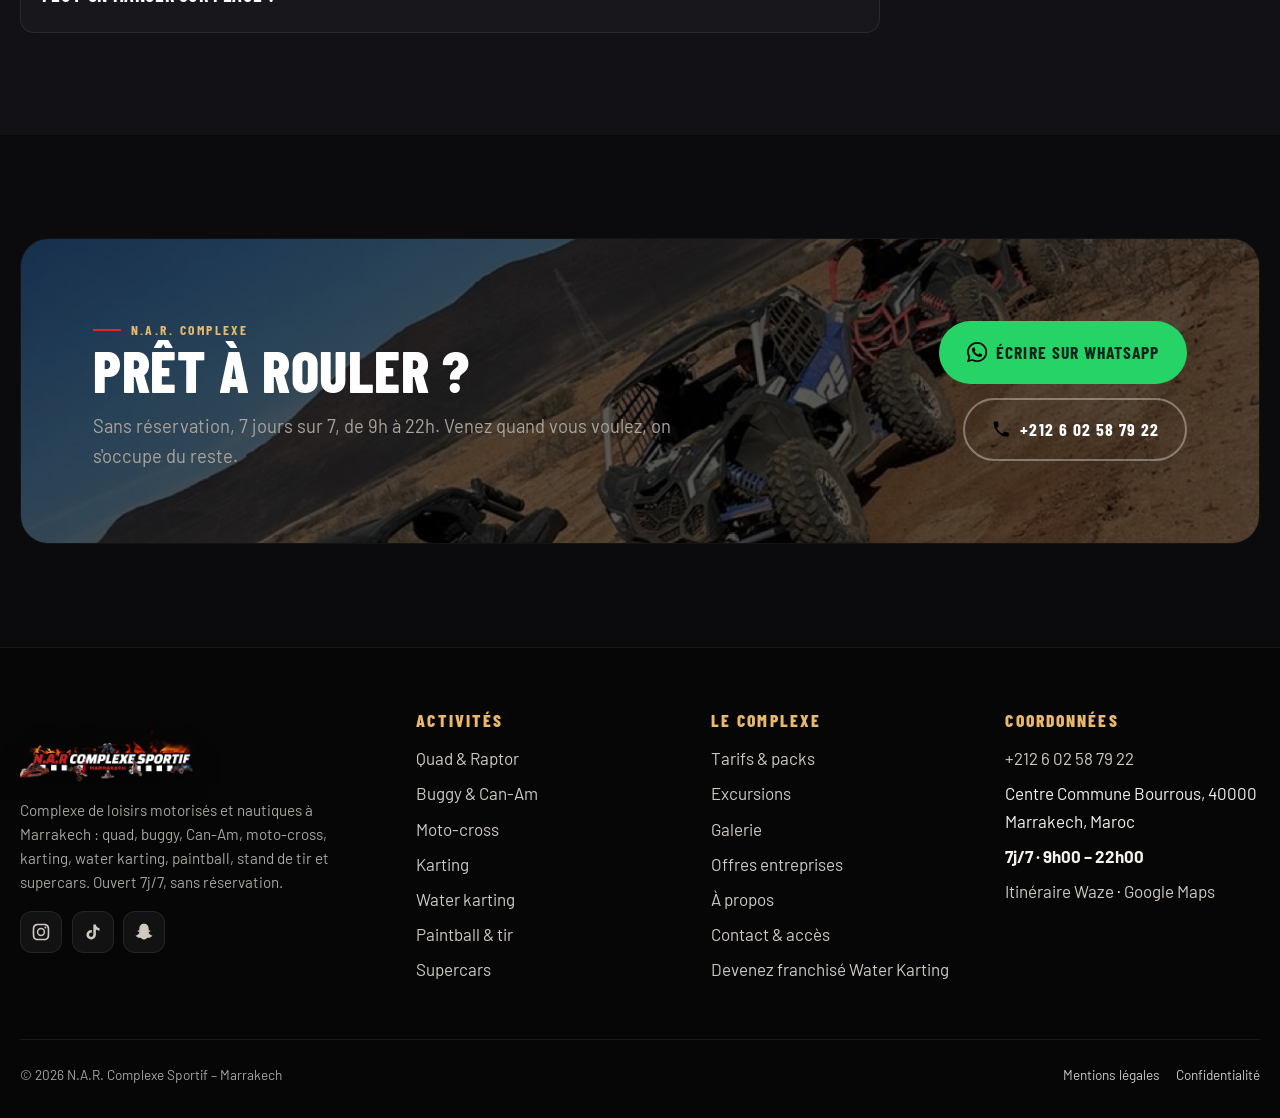
<file: a-propos.html>
<!doctype html>
<html lang="fr"><head>
<meta charset="utf-8"><meta name="viewport" content="width=device-width,initial-scale=1">
<title>À propos – N.A.R. Complexe Sportif, Marrakech</title>
<meta name="description" content="Découvrez N.A.R. Complexe : équipe, sécurité, activités enfants, pause fraîcheur et questions fréquentes. Ouvert 7j/7 de 9h à 22h.">
<meta name="robots" content="noindex, nofollow">
<link rel="canonical" href="https://www.narcomplexesportif.com/a-propos.html">
<meta property="og:title" content="À propos – N.A.R. Complexe Sportif, Marrakech"><meta property="og:description" content="Découvrez N.A.R. Complexe : équipe, sécurité, activités enfants, pause fraîcheur et questions fréquentes. Ouvert 7j/7 de 9h à 22h."><meta property="og:type" content="website"><meta property="og:image" content="assets/img/p-canam-desert.jpg">
<link rel="icon" href="assets/img/logo-footer.png">
<link rel="preconnect" href="https://fonts.googleapis.com"><link rel="preconnect" href="https://fonts.gstatic.com" crossorigin>
<link href="https://fonts.googleapis.com/css2?family=Barlow+Condensed:wght@500;700;800&family=Barlow:wght@400;500;600;700&display=swap" rel="stylesheet">
<link rel="stylesheet" href="assets/style.css?v=2">
<script type="application/ld+json">{"@context": "https://schema.org", "@type": "SportsActivityLocation", "name": "N.A.R. Complexe Sportif", "url": "https://www.narcomplexesportif.com/", "telephone": "+212602587922", "image": "https://www.narcomplexesportif.com/assets/img/p-canam-desert.jpg", "address": {"@type": "PostalAddress", "streetAddress": "Centre Commune Bourrous", "postalCode": "40000", "addressLocality": "Marrakech", "addressCountry": "MA"}, "openingHoursSpecification": [{"@type": "OpeningHoursSpecification", "dayOfWeek": ["Monday", "Tuesday", "Wednesday", "Thursday", "Friday", "Saturday", "Sunday"], "opens": "09:00", "closes": "22:00"}], "priceRange": "100 DH - 4500 DH", "sameAs": ["https://www.instagram.com/n.a.r_complexe/", "https://www.tiktok.com/@n.a.r_complexe", "https://www.snapchat.com/add/narcomplexe"]}</script>
</head><body>
<header class="header"><div class="wrap">
  <a class="brand" href="index.html" aria-label="N.A.R. Complexe Sportif, accueil"><img src="assets/img/logo.png" alt="N.A.R. Complexe Sportif Marrakech" width="160" height="62"></a>
  <nav class="nav" aria-label="Menu principal"><a href="index.html">Accueil</a><a href="activites.html">Activités</a><a href="tarifs.html">Tarifs</a><a href="galerie.html">Galerie</a><a href="entreprises.html">Entreprises</a><a href="a-propos.html" class="active">À propos</a><a href="contact.html">Contact</a><a href="franchise.html" class="nav-ext">Devenez franchisé</a><a class="btn btn-wa btn-sm nav-cta" href="https://wa.me/212602587922" target="_blank" rel="noopener"><svg viewBox="0 0 24 24"><path d="M20.5 3.5A11.9 11.9 0 0 0 12 0C5.4 0 .1 5.3.1 11.9c0 2.1.6 4.1 1.6 5.9L0 24l6.3-1.7a12 12 0 0 0 5.7 1.5c6.6 0 11.9-5.3 11.9-11.9 0-3.2-1.2-6.2-3.4-8.4ZM12 21.8c-1.8 0-3.5-.5-5-1.4l-.4-.2-3.7 1 1-3.6-.2-.4A9.8 9.8 0 0 1 2.1 12C2.1 6.5 6.5 2 12 2c2.6 0 5.1 1 7 2.9a9.8 9.8 0 0 1 2.9 7c0 5.5-4.5 9.9-9.9 9.9Zm5.4-7.4c-.3-.1-1.8-.9-2-1-.3-.1-.5-.1-.7.1-.2.3-.8 1-.9 1.2-.2.2-.3.2-.6.1-.3-.1-1.3-.5-2.4-1.5-.9-.8-1.5-1.8-1.7-2.1-.2-.3 0-.5.1-.6l.4-.5.3-.5v-.5l-.9-2.2c-.2-.6-.5-.5-.7-.5h-.6c-.2 0-.5.1-.8.4-.3.3-1 1-1 2.5s1.1 2.9 1.2 3.1c.1.2 2.1 3.2 5.1 4.5.7.3 1.3.5 1.7.6.7.2 1.4.2 1.9.1.6-.1 1.8-.7 2-1.4.2-.7.2-1.3.2-1.4-.1-.2-.3-.3-.6-.4Z"/></svg> WhatsApp</a>
   <div class="nav-socials"><a href="https://www.instagram.com/n.a.r_complexe/" target="_blank" rel="noopener" aria-label="Instagram"><svg viewBox="0 0 24 24"><path d="M12 7a5 5 0 1 0 0 10 5 5 0 0 0 0-10Zm0 8.2a3.2 3.2 0 1 1 0-6.4 3.2 3.2 0 0 1 0 6.4ZM17.3 5.5a1.2 1.2 0 1 0 0 2.4 1.2 1.2 0 0 0 0-2.4ZM21.9 7.9c-.1-1.6-.4-3-1.6-4.2S17.7 2.2 16.1 2.1C14.5 2 9.5 2 7.9 2.1c-1.6.1-3 .4-4.2 1.6S2.2 6.3 2.1 7.9C2 9.5 2 14.5 2.1 16.1c.1 1.6.4 3 1.6 4.2s2.6 1.5 4.2 1.6c1.6.1 6.6.1 8.2 0 1.6-.1 3-.4 4.2-1.6s1.5-2.6 1.6-4.2c.1-1.6.1-6.6 0-8.2Zm-2.3 10a3.3 3.3 0 0 1-1.8 1.8c-1.3.5-4.3.4-5.8.4s-4.5.1-5.8-.4a3.3 3.3 0 0 1-1.8-1.8C3.9 16.6 4 13.6 4 12s-.1-4.5.4-5.8a3.3 3.3 0 0 1 1.8-1.8C7.5 3.9 10.5 4 12 4s4.5-.1 5.8.4a3.3 3.3 0 0 1 1.8 1.8c.5 1.3.4 4.3.4 5.8s.1 4.5-.4 5.9Z"/></svg></a><a href="https://www.tiktok.com/@n.a.r_complexe" target="_blank" rel="noopener" aria-label="TikTok"><svg viewBox="0 0 24 24"><path d="M16.6 5.8A4.3 4.3 0 0 1 15.5 3h-3.1v12.4a2.6 2.6 0 0 1-2.6 2.5 2.6 2.6 0 0 1-2.6-2.6 2.6 2.6 0 0 1 3.4-2.5V9.7a5.7 5.7 0 0 0-6.5 5.6A5.7 5.7 0 0 0 9.8 21a5.7 5.7 0 0 0 5.7-5.7V9a7.3 7.3 0 0 0 4.3 1.4V7.3s-1.9.1-3.2-1.5Z"/></svg></a><a href="https://www.snapchat.com/add/narcomplexe" target="_blank" rel="noopener" aria-label="Snapchat"><svg viewBox="0 0 24 24"><path d="M12 2c3.3 0 5.6 2.5 5.6 5.8v2.4c.4.2.9 0 1.3-.1.5-.1.9.2.9.6 0 .5-.6.8-1.2 1-.4.2-1 .3-1.1.7-.1.3.1.6.2.8 1 1.8 2.5 2.8 4 3.1.3.1.4.3.3.6-.3.6-1.4.9-2.4 1.1-.1.2-.2.8-.4 1-.2.2-.6.1-1.1 0-.8-.1-1.8-.2-2.8.5-.9.6-1.7 1.5-3.3 1.5s-2.4-.9-3.3-1.5c-1-.7-2-.6-2.8-.5-.5.1-.9.2-1.1 0-.2-.2-.3-.8-.4-1-1-.2-2.1-.5-2.4-1.1-.1-.3 0-.5.3-.6 1.5-.3 3-1.3 4-3.1.1-.2.3-.5.2-.8-.1-.4-.7-.5-1.1-.7-.6-.2-1.2-.5-1.2-1 0-.4.4-.7.9-.6.4.1.9.3 1.3.1V7.8C6.4 4.5 8.7 2 12 2Z"/></svg></a></div></nav>
  <button class="burger" aria-label="Ouvrir le menu" aria-expanded="false"><svg viewBox="0 0 24 24" fill="none" stroke="currentColor" stroke-width="2"><path d="M4 7h16M4 12h16M4 17h16"/></svg></button>
</div></header>
<main>
<section class="page-head"><img src="assets/img/p-drone.jpg" alt="" aria-hidden="true"><div class="wrap">
 <div class="crumbs"><a href="index.html">Accueil</a> / À propos</div><h1>Notre <span class='accent'>oasis sportive</span></h1><p>Bienvenue dans notre complexe, où l'aventure et la sécurité vont de pair. Pionniers exclusifs en Afrique, nous vous proposons des expériences uniques.</p></div></section>
<section><div class="wrap"><div class="split">
 <div class="rv"><span class="eyebrow">N.A.R. Complexe</span><h2>Vivez l'aventure <span class="sand">en toute sécurité</span></h2>
  <p class="lead" style="margin-top:1rem">Notre équipe expérimentée assure votre sécurité lors de toutes nos activités tout-terrain : quad, buggy, moto-cross, karting et water karting. Nous organisons également des excursions dans la palmeraie et le désert de Marrakech.</p>
  <p style="margin-top:.8rem">Que vous représentiez une entreprise à la recherche d'activités B2B captivantes ou que vous soyez un particulier en quête d'aventures inoubliables, chaque expérience est conçue pour offrir un mélange parfait d'aventure, de sécurité et de plaisir.</p></div>
 <div class="pic rv"><img src="assets/img/p-groupe-quad.jpg" alt="Groupe d'amis en quad" loading="lazy"></div>
</div></div></section>
<section class="alt"><div class="wrap"><div class="why">
 <div class="why-item rv"><div class="ic"><svg viewBox="0 0 24 24" fill="none" stroke="currentColor" stroke-width="2"><path d="M12 3 4 6v6c0 5 3.4 8.4 8 9 4.6-.6 8-4 8-9V6l-8-3Z"/><path d="m9 12 2 2 4-4"/></svg></div><h3>L'équipe</h3><p>Des professionnels chevronnés qui connaissent la région. Instructions détaillées et équipement complet avant chaque sortie.</p></div>
 <div class="why-item rv"><div class="ic"><svg viewBox="0 0 24 24" fill="none" stroke="currentColor" stroke-width="2"><circle cx="12" cy="7" r="3"/><path d="M6 21v-3a6 6 0 0 1 12 0v3"/></svg></div><h3>Activités enfants</h3><p>Pistes de quad, de moto et de kart conçues pour les enfants, encadrées par des professionnels qualifiés.</p></div>
 <div class="why-item rv"><div class="ic"><svg viewBox="0 0 24 24" fill="none" stroke="currentColor" stroke-width="2"><path d="M3 16c2 1.5 4 1.5 6 0s4-1.5 6 0 4 1.5 6 0M3 20c2 1.5 4 1.5 6 0s4-1.5 6 0 4 1.5 6 0M8 12V5a2 2 0 0 1 4 0M14 12V5a2 2 0 0 1 4 0"/></svg></div><h3>Pause fraîcheur</h3><p>Granitas aux multiples saveurs, thé marocain, piscine et terrasse ombragée quand la chaleur est à son comble.</p></div>
 <div class="why-item rv"><div class="ic"><svg viewBox="0 0 24 24" fill="none" stroke="currentColor" stroke-width="2"><path d="M13 2 4 14h7l-1 8 9-12h-7l1-8Z"/></svg></div><h3>+110 véhicules</h3><p>Kawasaki, Yamaha, Honda, Can-Am, WATERKART… une flotte entretenue et inspectée régulièrement.</p></div>
</div></div></section>
<section><div class="wrap"><div class="split rev">
 <div class="pic rv"><img src="assets/img/p-enfants-mascottes.jpg" alt="Activités enfants avec mascottes" loading="lazy"></div>
 <div class="rv"><span class="eyebrow">Petits aventuriers</span><h2>Les enfants ont <span class="accent">leur piste</span></h2>
  <p class="lead" style="margin-top:1rem">N.A.R. Complexe propose des activités spécialement conçues pour les enfants : quads, motos et karts adaptés, sur un circuit encadré et sécurisé. Nous croyons en l'importance de les initier à ces activités passionnantes tout en garantissant leur sécurité.</p>
  <div class="hero-actions" style="margin-top:1.4rem"><a class="btn btn-ghost" href="tarifs.html">Tarifs enfants dès 100 DH</a></div></div>
</div></div></section>
<section class="alt"><div class="wrap"><div class="sec-head rv"><div><span class="eyebrow">Questions fréquentes</span><h2>Bon à <span class="sand">savoir</span></h2></div></div>
<div class="faq rv">
 <details><summary>Faut-il réserver ?</summary><p>Non. Le complexe est ouvert 7 jours sur 7 de 9h à 22h, sans réservation. Pour les groupes et les entreprises, un message WhatsApp nous aide à tout préparer.</p></details>
 <details><summary>L'équipement est-il fourni ?</summary><p>Oui : casques, protections, gilets de sauvetage pour le water karting, et un briefing détaillé avant chaque activité.</p></details>
 <details><summary>Les enfants peuvent-ils participer ?</summary><p>Oui. Quads, motos et karts enfants sont disponibles sur un circuit dédié et encadré, dès 100 DH les 10 tours.</p></details>
 <details><summary>Où se trouve le complexe ?</summary><p>Centre Commune Bourrous, 40000 Marrakech, Maroc, aux portes du désert. Cliquez sur le bouton Waze en bas de page pour l'itinéraire.</p></details>
 <details><summary>Peut-on manger sur place ?</summary><p>Oui : rafraîchissements, granitas, thé marocain et restauration NAR Food. Les excursions de 1h et plus incluent une pause thé et msemen, et la formule 3h un barbecue.</p></details>
</div></div></section><section><div class="wrap"><div class="cta-band rv"><img class="bg" src="assets/img/p-desert-buggies.jpg" alt="">
 <div><span class="eyebrow">N.A.R. Complexe</span><h2>Prêt à rouler ?</h2><p class="lead" style="margin-top:.8rem">Sans réservation, 7 jours sur 7, de 9h à 22h. Venez quand vous voulez, on s'occupe du reste.</p></div>
 <div class="actions"><a class="btn btn-wa" href="https://wa.me/212602587922" target="_blank" rel="noopener"><svg viewBox="0 0 24 24"><path d="M20.5 3.5A11.9 11.9 0 0 0 12 0C5.4 0 .1 5.3.1 11.9c0 2.1.6 4.1 1.6 5.9L0 24l6.3-1.7a12 12 0 0 0 5.7 1.5c6.6 0 11.9-5.3 11.9-11.9 0-3.2-1.2-6.2-3.4-8.4ZM12 21.8c-1.8 0-3.5-.5-5-1.4l-.4-.2-3.7 1 1-3.6-.2-.4A9.8 9.8 0 0 1 2.1 12C2.1 6.5 6.5 2 12 2c2.6 0 5.1 1 7 2.9a9.8 9.8 0 0 1 2.9 7c0 5.5-4.5 9.9-9.9 9.9Zm5.4-7.4c-.3-.1-1.8-.9-2-1-.3-.1-.5-.1-.7.1-.2.3-.8 1-.9 1.2-.2.2-.3.2-.6.1-.3-.1-1.3-.5-2.4-1.5-.9-.8-1.5-1.8-1.7-2.1-.2-.3 0-.5.1-.6l.4-.5.3-.5v-.5l-.9-2.2c-.2-.6-.5-.5-.7-.5h-.6c-.2 0-.5.1-.8.4-.3.3-1 1-1 2.5s1.1 2.9 1.2 3.1c.1.2 2.1 3.2 5.1 4.5.7.3 1.3.5 1.7.6.7.2 1.4.2 1.9.1.6-.1 1.8-.7 2-1.4.2-.7.2-1.3.2-1.4-.1-.2-.3-.3-.6-.4Z"/></svg> Écrire sur WhatsApp</a><a class="btn btn-ghost" href="tel:+212602587922"><svg viewBox="0 0 24 24"><path d="M6.6 10.8a15 15 0 0 0 6.6 6.6l2.2-2.2c.3-.3.7-.4 1-.2 1.1.4 2.3.6 3.6.6.6 0 1 .4 1 1V20c0 .6-.4 1-1 1A17 17 0 0 1 3 4c0-.6.4-1 1-1h3.5c.6 0 1 .4 1 1 0 1.3.2 2.5.6 3.6.1.3 0 .7-.2 1l-2.3 2.2Z"/></svg> +212 6 02 58 79 22</a></div>
</div></div></section>
</main>
<footer class="footer"><div class="wrap">
 <div class="cols">
  <div><a class="brand" href="index.html"><img src="assets/img/logo.png" alt="N.A.R. Complexe Sportif"></a>
   <p>Complexe de loisirs motorisés et nautiques à Marrakech : quad, buggy, Can-Am, moto-cross, karting, water karting, paintball, stand de tir et supercars. Ouvert 7j/7, sans réservation.</p>
   <div class="socials">
    <a href="https://www.instagram.com/n.a.r_complexe/" target="_blank" rel="noopener" aria-label="Instagram"><svg viewBox="0 0 24 24"><path d="M12 7a5 5 0 1 0 0 10 5 5 0 0 0 0-10Zm0 8.2a3.2 3.2 0 1 1 0-6.4 3.2 3.2 0 0 1 0 6.4ZM17.3 5.5a1.2 1.2 0 1 0 0 2.4 1.2 1.2 0 0 0 0-2.4ZM21.9 7.9c-.1-1.6-.4-3-1.6-4.2S17.7 2.2 16.1 2.1C14.5 2 9.5 2 7.9 2.1c-1.6.1-3 .4-4.2 1.6S2.2 6.3 2.1 7.9C2 9.5 2 14.5 2.1 16.1c.1 1.6.4 3 1.6 4.2s2.6 1.5 4.2 1.6c1.6.1 6.6.1 8.2 0 1.6-.1 3-.4 4.2-1.6s1.5-2.6 1.6-4.2c.1-1.6.1-6.6 0-8.2Zm-2.3 10a3.3 3.3 0 0 1-1.8 1.8c-1.3.5-4.3.4-5.8.4s-4.5.1-5.8-.4a3.3 3.3 0 0 1-1.8-1.8C3.9 16.6 4 13.6 4 12s-.1-4.5.4-5.8a3.3 3.3 0 0 1 1.8-1.8C7.5 3.9 10.5 4 12 4s4.5-.1 5.8.4a3.3 3.3 0 0 1 1.8 1.8c.5 1.3.4 4.3.4 5.8s.1 4.5-.4 5.9Z"/></svg></a>
    <a href="https://www.tiktok.com/@n.a.r_complexe" target="_blank" rel="noopener" aria-label="TikTok"><svg viewBox="0 0 24 24"><path d="M16.6 5.8A4.3 4.3 0 0 1 15.5 3h-3.1v12.4a2.6 2.6 0 0 1-2.6 2.5 2.6 2.6 0 0 1-2.6-2.6 2.6 2.6 0 0 1 3.4-2.5V9.7a5.7 5.7 0 0 0-6.5 5.6A5.7 5.7 0 0 0 9.8 21a5.7 5.7 0 0 0 5.7-5.7V9a7.3 7.3 0 0 0 4.3 1.4V7.3s-1.9.1-3.2-1.5Z"/></svg></a>
    <a href="https://www.snapchat.com/add/narcomplexe" target="_blank" rel="noopener" aria-label="Snapchat"><svg viewBox="0 0 24 24"><path d="M12 2c3.3 0 5.6 2.5 5.6 5.8v2.4c.4.2.9 0 1.3-.1.5-.1.9.2.9.6 0 .5-.6.8-1.2 1-.4.2-1 .3-1.1.7-.1.3.1.6.2.8 1 1.8 2.5 2.8 4 3.1.3.1.4.3.3.6-.3.6-1.4.9-2.4 1.1-.1.2-.2.8-.4 1-.2.2-.6.1-1.1 0-.8-.1-1.8-.2-2.8.5-.9.6-1.7 1.5-3.3 1.5s-2.4-.9-3.3-1.5c-1-.7-2-.6-2.8-.5-.5.1-.9.2-1.1 0-.2-.2-.3-.8-.4-1-1-.2-2.1-.5-2.4-1.1-.1-.3 0-.5.3-.6 1.5-.3 3-1.3 4-3.1.1-.2.3-.5.2-.8-.1-.4-.7-.5-1.1-.7-.6-.2-1.2-.5-1.2-1 0-.4.4-.7.9-.6.4.1.9.3 1.3.1V7.8C6.4 4.5 8.7 2 12 2Z"/></svg></a>
   </div></div>
  <div><h4>Activités</h4><ul>
   <li><a href="activites.html#quad">Quad &amp; Raptor</a></li><li><a href="activites.html#canam">Buggy &amp; Can-Am</a></li><li><a href="activites.html#cross">Moto-cross</a></li>
   <li><a href="activites.html#karting">Karting</a></li><li><a href="activites.html#waterkarting">Water karting</a></li><li><a href="activites.html#paintball">Paintball &amp; tir</a></li><li><a href="activites.html#supercars">Supercars</a></li></ul></div>
  <div><h4>Le complexe</h4><ul>
   <li><a href="tarifs.html">Tarifs &amp; packs</a></li><li><a href="tarifs.html#excursions">Excursions</a></li><li><a href="galerie.html">Galerie</a></li>
   <li><a href="entreprises.html">Offres entreprises</a></li><li><a href="a-propos.html">À propos</a></li><li><a href="contact.html">Contact &amp; accès</a></li><li><a href="franchise.html">Devenez franchisé Water Karting</a></li></ul></div>
  <div><h4>Coordonnées</h4><ul>
   <li><a href="tel:+212602587922">+212 6 02 58 79 22</a></li><li>Centre Commune Bourrous, 40000 Marrakech, Maroc</li><li><strong>7j/7 · 9h00 – 22h00</strong></li>
   <li><a href="https://www.waze.com/en/live-map/directions/ma/marrakech-safi/n.a.r-complexe-sportif-location-quad-cross-raptor-buggy-waterkarting-paintball-karting-marrakech?place=ChIJ9RRt12yLrw0RAxssu5ktRnk" target="_blank" rel="noopener">Itinéraire Waze</a> · <a href="https://maps.google.com/?cid=8738722265252502275" target="_blank" rel="noopener">Google Maps</a></li></ul></div>
 </div>
 <div class="legal"><span>© 2026 N.A.R. Complexe Sportif – Marrakech</span><span><a href="mentions-legales.html">Mentions légales</a><a href="politique-de-confidentialite.html">Confidentialité</a></span></div>
</div></footer>
<div class="float">
 <a class="wa" href="https://wa.me/212602587922" target="_blank" rel="noopener" aria-label="WhatsApp"><svg viewBox="0 0 24 24"><path d="M20.5 3.5A11.9 11.9 0 0 0 12 0C5.4 0 .1 5.3.1 11.9c0 2.1.6 4.1 1.6 5.9L0 24l6.3-1.7a12 12 0 0 0 5.7 1.5c6.6 0 11.9-5.3 11.9-11.9 0-3.2-1.2-6.2-3.4-8.4ZM12 21.8c-1.8 0-3.5-.5-5-1.4l-.4-.2-3.7 1 1-3.6-.2-.4A9.8 9.8 0 0 1 2.1 12C2.1 6.5 6.5 2 12 2c2.6 0 5.1 1 7 2.9a9.8 9.8 0 0 1 2.9 7c0 5.5-4.5 9.9-9.9 9.9Zm5.4-7.4c-.3-.1-1.8-.9-2-1-.3-.1-.5-.1-.7.1-.2.3-.8 1-.9 1.2-.2.2-.3.2-.6.1-.3-.1-1.3-.5-2.4-1.5-.9-.8-1.5-1.8-1.7-2.1-.2-.3 0-.5.1-.6l.4-.5.3-.5v-.5l-.9-2.2c-.2-.6-.5-.5-.7-.5h-.6c-.2 0-.5.1-.8.4-.3.3-1 1-1 2.5s1.1 2.9 1.2 3.1c.1.2 2.1 3.2 5.1 4.5.7.3 1.3.5 1.7.6.7.2 1.4.2 1.9.1.6-.1 1.8-.7 2-1.4.2-.7.2-1.3.2-1.4-.1-.2-.3-.3-.6-.4Z"/></svg></a>
 <a class="tel" href="tel:+212602587922" aria-label="Appeler"><svg viewBox="0 0 24 24"><path d="M6.6 10.8a15 15 0 0 0 6.6 6.6l2.2-2.2c.3-.3.7-.4 1-.2 1.1.4 2.3.6 3.6.6.6 0 1 .4 1 1V20c0 .6-.4 1-1 1A17 17 0 0 1 3 4c0-.6.4-1 1-1h3.5c.6 0 1 .4 1 1 0 1.3.2 2.5.6 3.6.1.3 0 .7-.2 1l-2.3 2.2Z"/></svg></a>
 <a class="wz" href="https://www.waze.com/en/live-map/directions/ma/marrakech-safi/n.a.r-complexe-sportif-location-quad-cross-raptor-buggy-waterkarting-paintball-karting-marrakech?place=ChIJ9RRt12yLrw0RAxssu5ktRnk" target="_blank" rel="noopener" aria-label="Itinéraire Waze"><svg viewBox="0 0 24 24"><path d="M12 2a9 9 0 0 0-9 9c0 1.6.4 3 1.1 4.3L2 21l3.8-1.3A9 9 0 1 0 12 2Zm-3 7.5a1 1 0 1 1 0 2 1 1 0 0 1 0-2Zm6 0a1 1 0 1 1 0 2 1 1 0 0 1 0-2Zm-6.6 4.3c.2-.4.7-.5 1-.3 1.6 1.2 3.6 1.2 5.2 0 .3-.2.8-.1 1 .3.2.3.1.8-.2 1a5.8 5.8 0 0 1-6.8 0c-.3-.2-.4-.7-.2-1Z"/></svg></a>
</div>
<div class="lightbox" role="dialog" aria-label="Photo agrandie"><button aria-label="Fermer">×</button><img alt=""></div>
<script src="assets/app.js?v=2" defer></script>
</body></html>
</file>
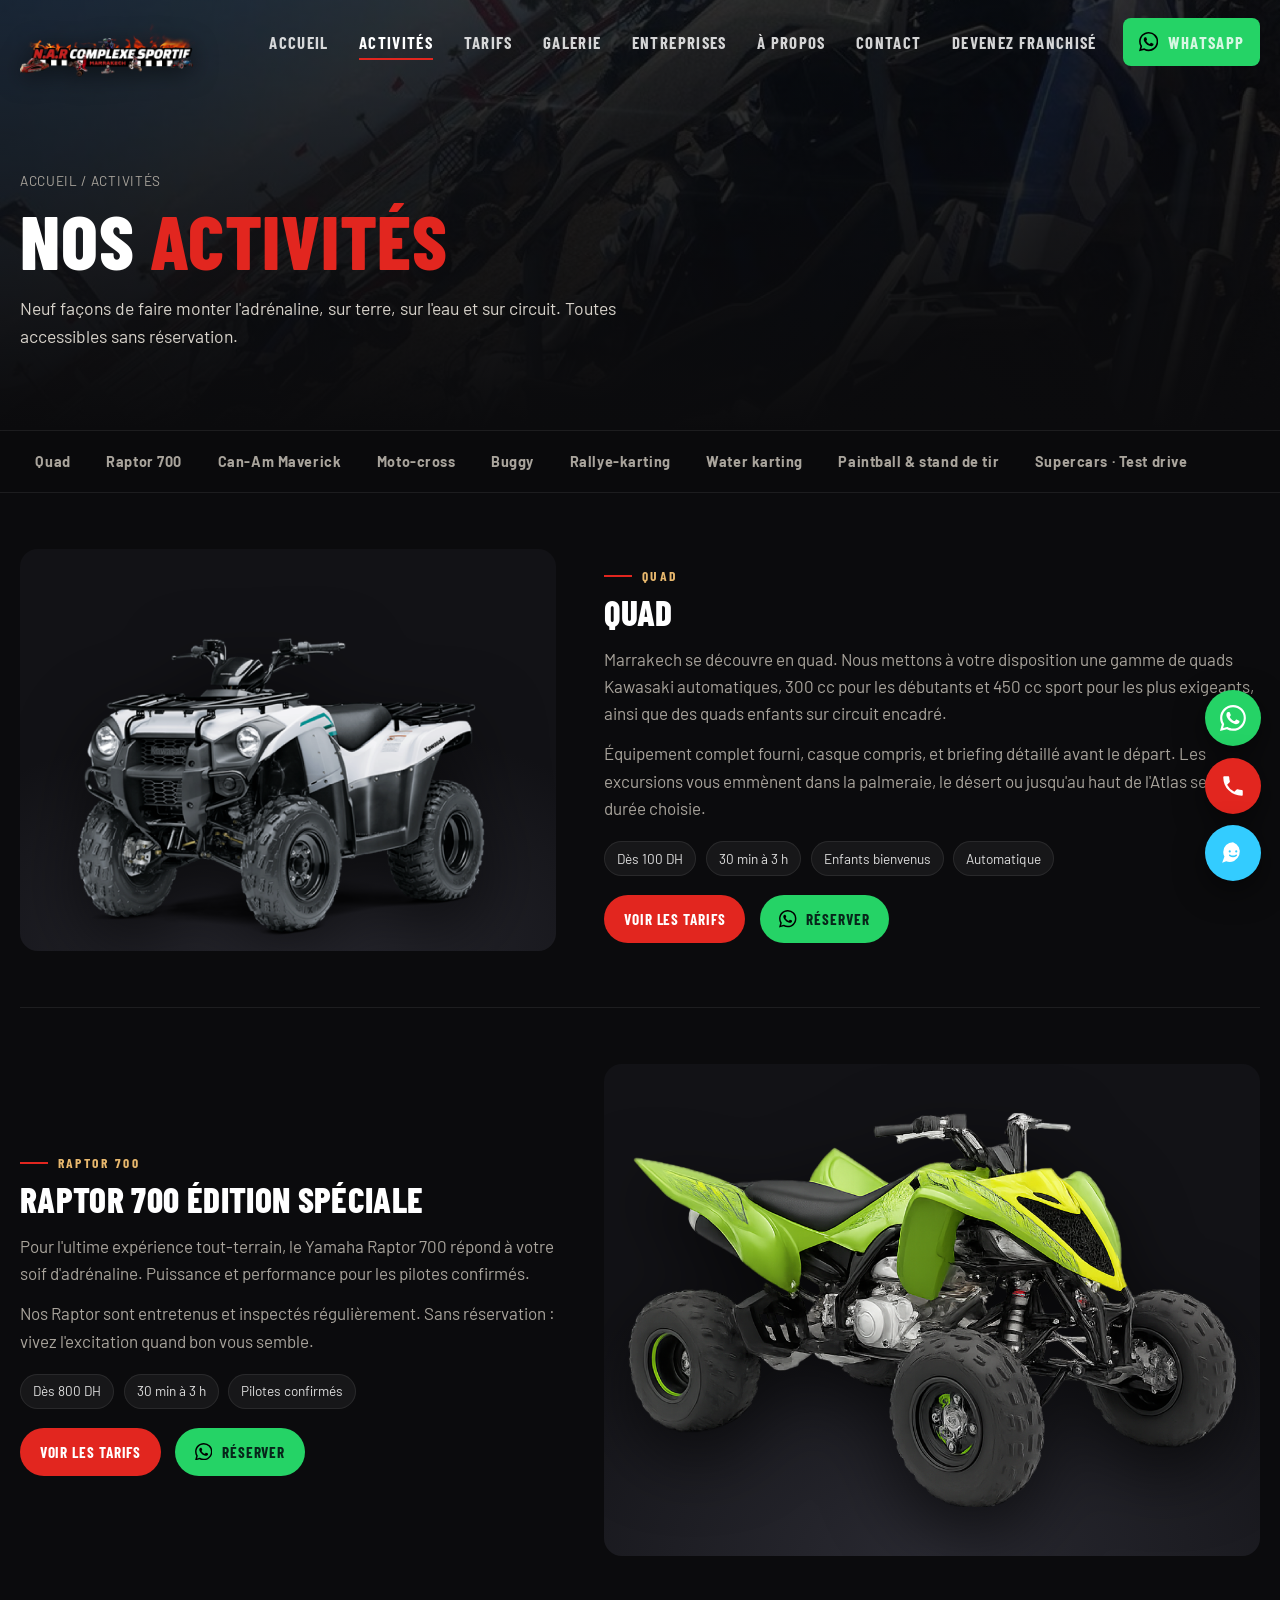
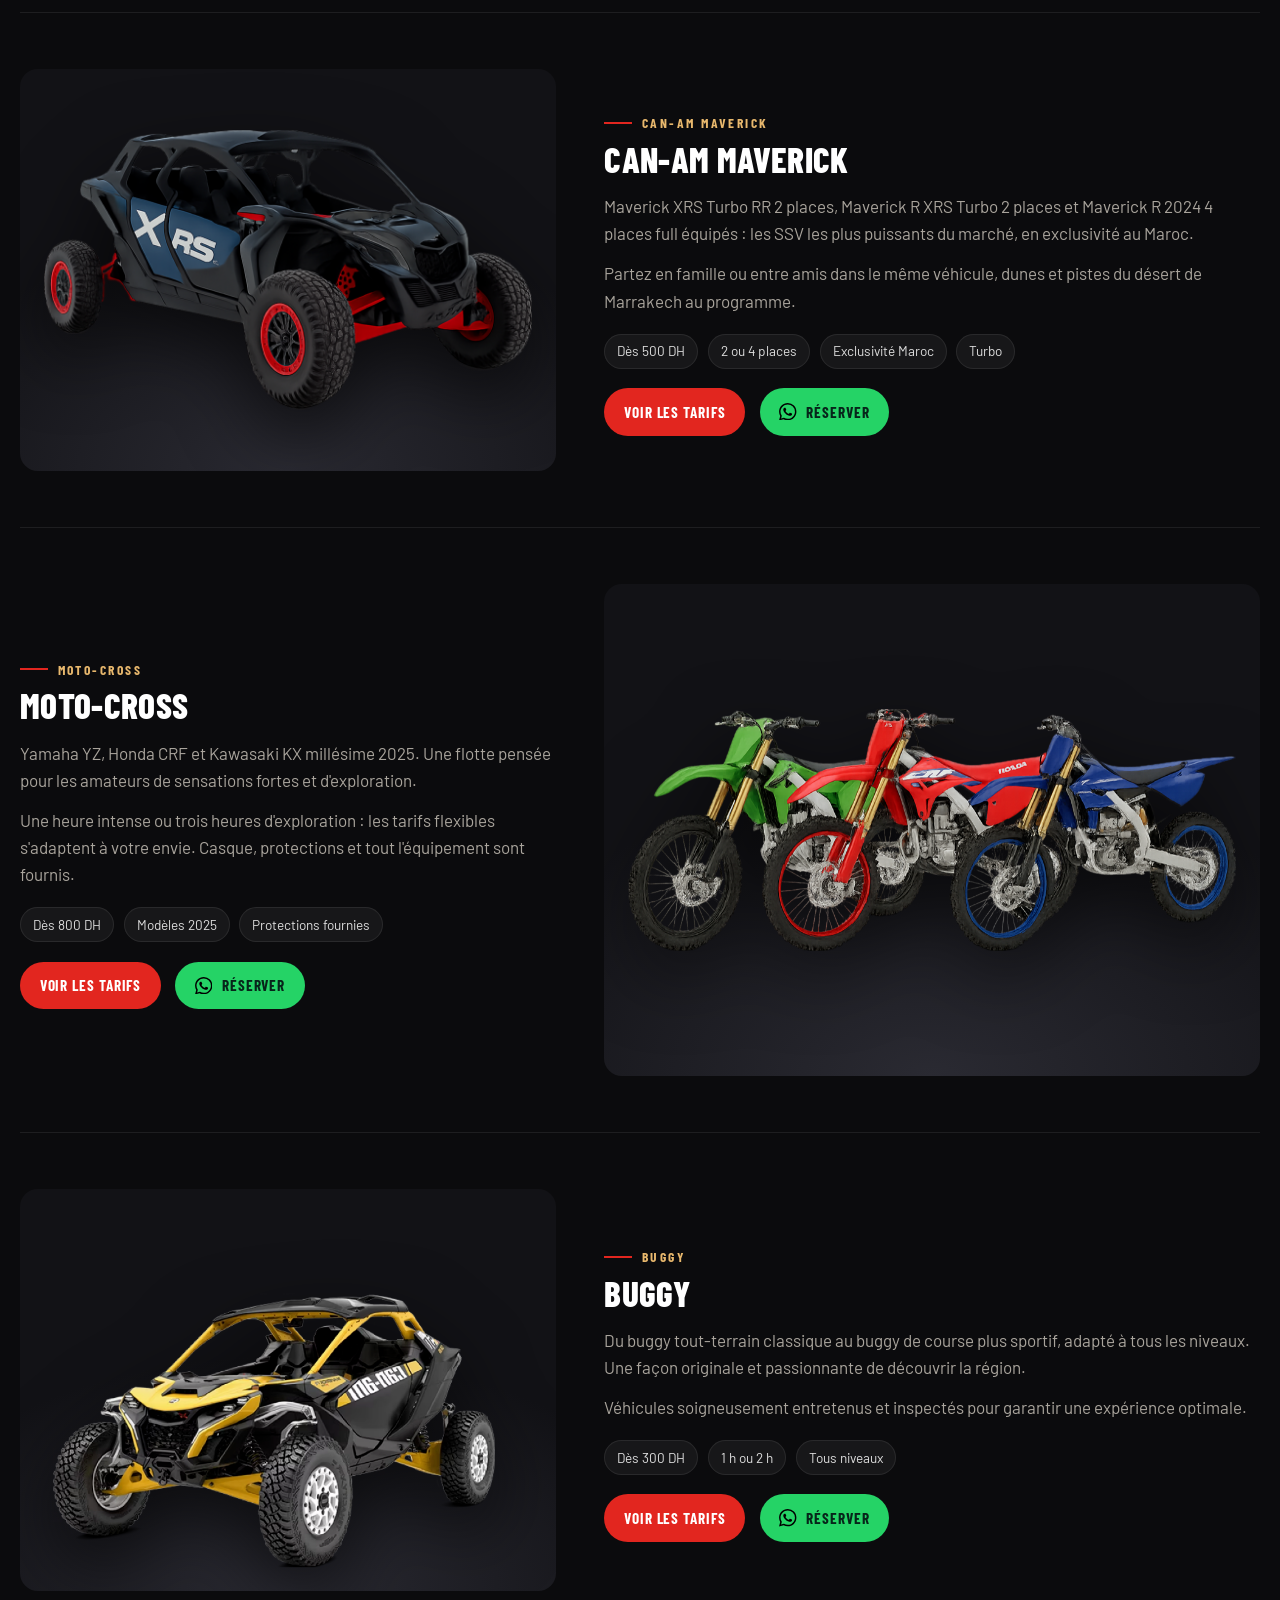
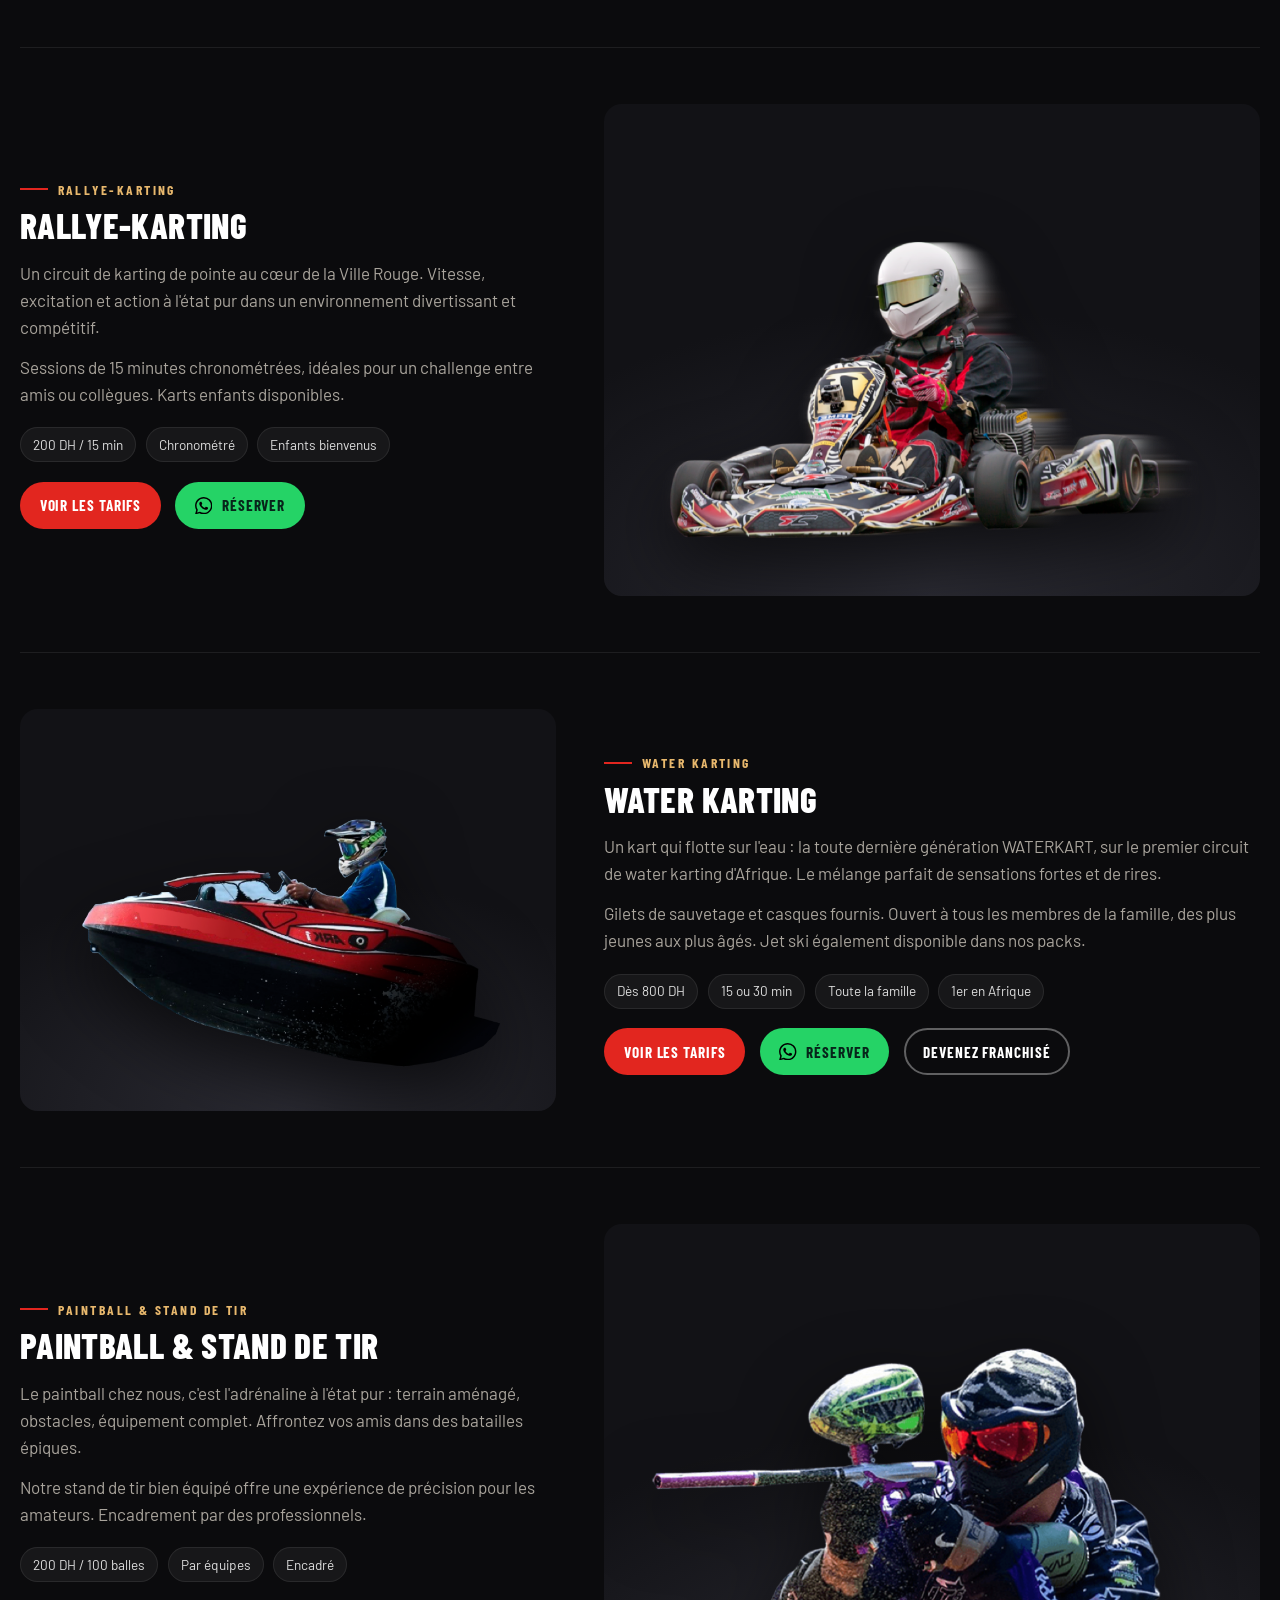
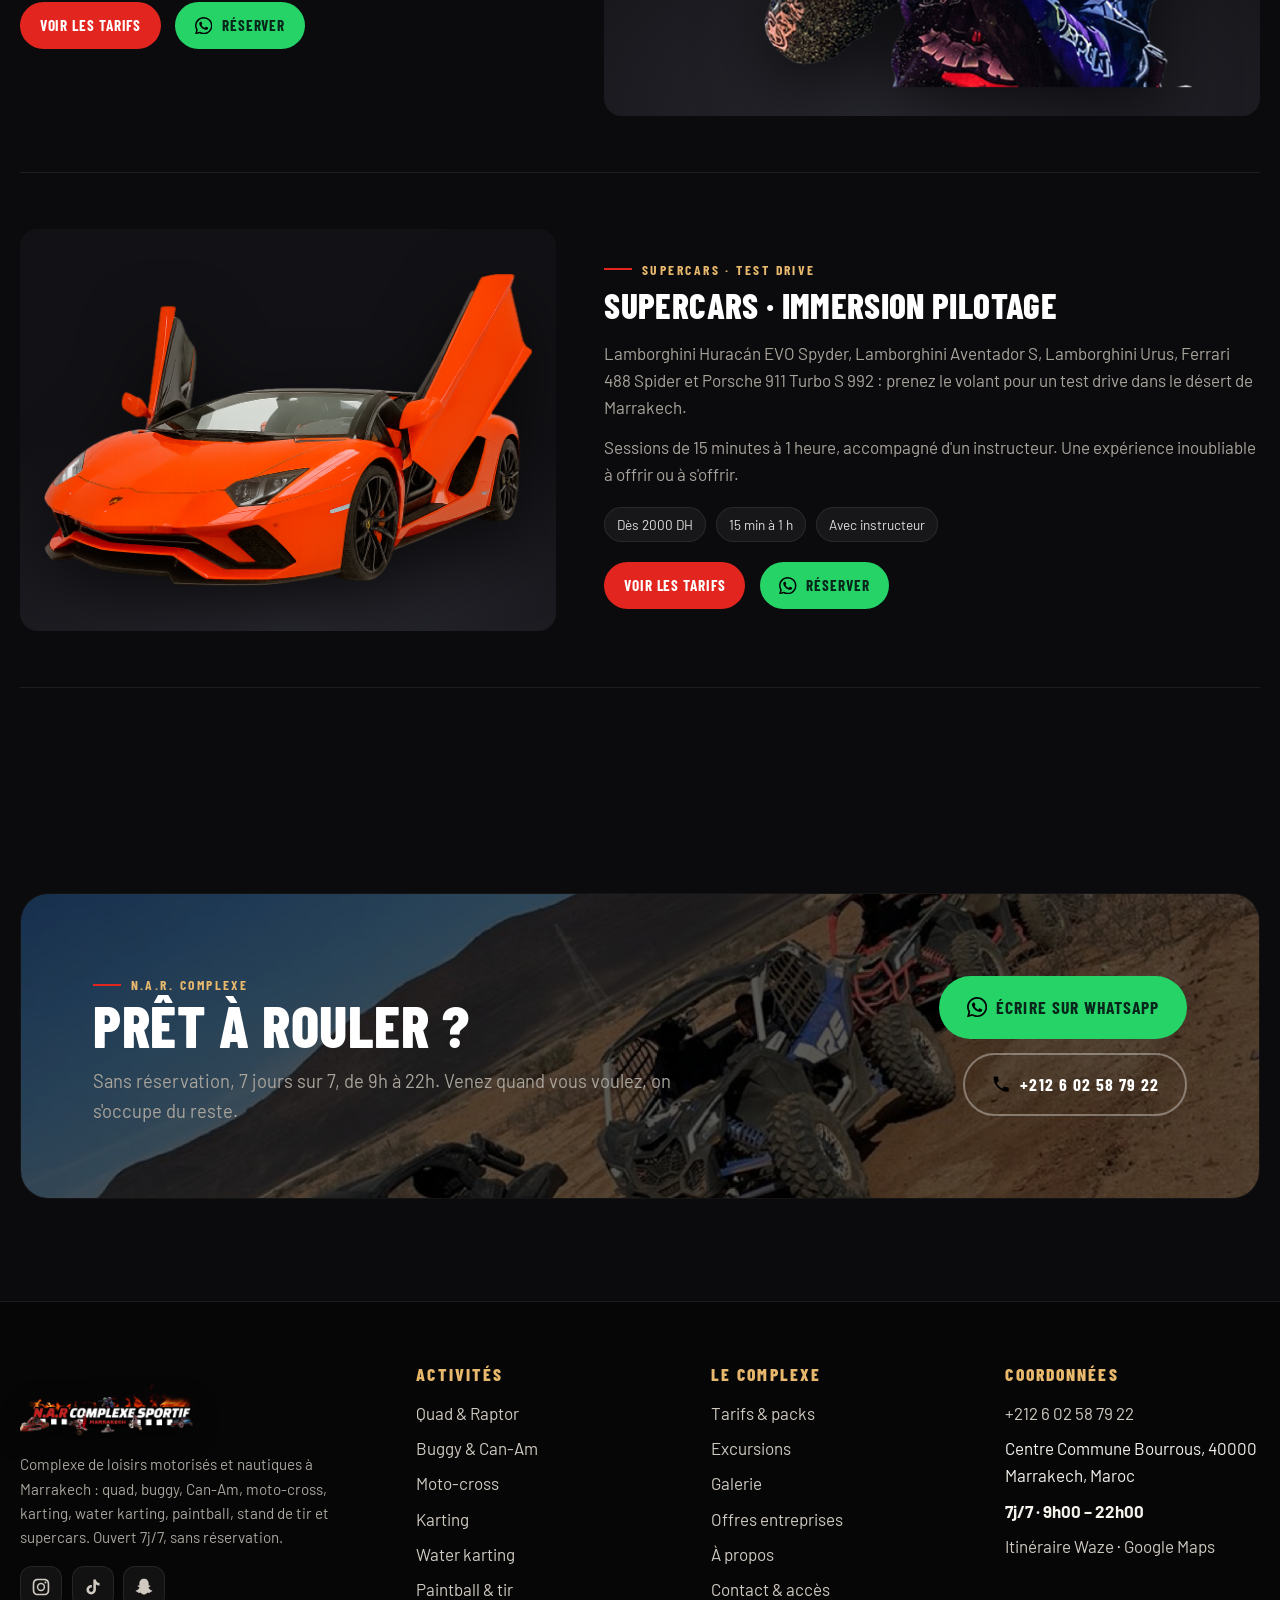
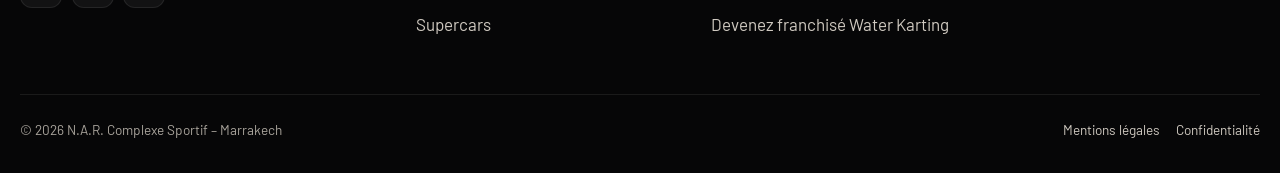
<file: activites.html>
<!doctype html>
<html lang="fr"><head>
<meta charset="utf-8"><meta name="viewport" content="width=device-width,initial-scale=1">
<title>Activités – Quad, Can-Am, buggy, moto-cross, karting, water karting, paintball, supercars | N.A.R. Complexe Marrakech</title>
<meta name="description" content="Toutes les activités du complexe N.A.R. à Marrakech : quad, Raptor, Can-Am Maverick, buggy, moto-cross, karting, water karting, paintball, stand de tir et test drive supercars.">
<meta name="robots" content="noindex, nofollow">
<link rel="canonical" href="https://www.narcomplexesportif.com/activites.html">
<meta property="og:title" content="Activités – Quad, Can-Am, buggy, moto-cross, karting, water karting, paintball, supercars | N.A.R. Complexe Marrakech"><meta property="og:description" content="Toutes les activités du complexe N.A.R. à Marrakech : quad, Raptor, Can-Am Maverick, buggy, moto-cross, karting, water karting, paintball, stand de tir et test drive supercars."><meta property="og:type" content="website"><meta property="og:image" content="assets/img/p-canam-desert.jpg">
<link rel="icon" href="assets/img/logo-footer.png">
<link rel="preconnect" href="https://fonts.googleapis.com"><link rel="preconnect" href="https://fonts.gstatic.com" crossorigin>
<link href="https://fonts.googleapis.com/css2?family=Barlow+Condensed:wght@500;700;800&family=Barlow:wght@400;500;600;700&display=swap" rel="stylesheet">
<link rel="stylesheet" href="assets/style.css?v=2">
<script type="application/ld+json">{"@context": "https://schema.org", "@type": "SportsActivityLocation", "name": "N.A.R. Complexe Sportif", "url": "https://www.narcomplexesportif.com/", "telephone": "+212602587922", "image": "https://www.narcomplexesportif.com/assets/img/p-canam-desert.jpg", "address": {"@type": "PostalAddress", "streetAddress": "Centre Commune Bourrous", "postalCode": "40000", "addressLocality": "Marrakech", "addressCountry": "MA"}, "openingHoursSpecification": [{"@type": "OpeningHoursSpecification", "dayOfWeek": ["Monday", "Tuesday", "Wednesday", "Thursday", "Friday", "Saturday", "Sunday"], "opens": "09:00", "closes": "22:00"}], "priceRange": "100 DH - 4500 DH", "sameAs": ["https://www.instagram.com/n.a.r_complexe/", "https://www.tiktok.com/@n.a.r_complexe", "https://www.snapchat.com/add/narcomplexe"]}</script>
</head><body>
<header class="header"><div class="wrap">
  <a class="brand" href="index.html" aria-label="N.A.R. Complexe Sportif, accueil"><img src="assets/img/logo.png" alt="N.A.R. Complexe Sportif Marrakech" width="160" height="62"></a>
  <nav class="nav" aria-label="Menu principal"><a href="index.html">Accueil</a><a href="activites.html" class="active">Activités</a><a href="tarifs.html">Tarifs</a><a href="galerie.html">Galerie</a><a href="entreprises.html">Entreprises</a><a href="a-propos.html">À propos</a><a href="contact.html">Contact</a><a href="franchise.html" class="nav-ext">Devenez franchisé</a><a class="btn btn-wa btn-sm nav-cta" href="https://wa.me/212602587922" target="_blank" rel="noopener"><svg viewBox="0 0 24 24"><path d="M20.5 3.5A11.9 11.9 0 0 0 12 0C5.4 0 .1 5.3.1 11.9c0 2.1.6 4.1 1.6 5.9L0 24l6.3-1.7a12 12 0 0 0 5.7 1.5c6.6 0 11.9-5.3 11.9-11.9 0-3.2-1.2-6.2-3.4-8.4ZM12 21.8c-1.8 0-3.5-.5-5-1.4l-.4-.2-3.7 1 1-3.6-.2-.4A9.8 9.8 0 0 1 2.1 12C2.1 6.5 6.5 2 12 2c2.6 0 5.1 1 7 2.9a9.8 9.8 0 0 1 2.9 7c0 5.5-4.5 9.9-9.9 9.9Zm5.4-7.4c-.3-.1-1.8-.9-2-1-.3-.1-.5-.1-.7.1-.2.3-.8 1-.9 1.2-.2.2-.3.2-.6.1-.3-.1-1.3-.5-2.4-1.5-.9-.8-1.5-1.8-1.7-2.1-.2-.3 0-.5.1-.6l.4-.5.3-.5v-.5l-.9-2.2c-.2-.6-.5-.5-.7-.5h-.6c-.2 0-.5.1-.8.4-.3.3-1 1-1 2.5s1.1 2.9 1.2 3.1c.1.2 2.1 3.2 5.1 4.5.7.3 1.3.5 1.7.6.7.2 1.4.2 1.9.1.6-.1 1.8-.7 2-1.4.2-.7.2-1.3.2-1.4-.1-.2-.3-.3-.6-.4Z"/></svg> WhatsApp</a>
   <div class="nav-socials"><a href="https://www.instagram.com/n.a.r_complexe/" target="_blank" rel="noopener" aria-label="Instagram"><svg viewBox="0 0 24 24"><path d="M12 7a5 5 0 1 0 0 10 5 5 0 0 0 0-10Zm0 8.2a3.2 3.2 0 1 1 0-6.4 3.2 3.2 0 0 1 0 6.4ZM17.3 5.5a1.2 1.2 0 1 0 0 2.4 1.2 1.2 0 0 0 0-2.4ZM21.9 7.9c-.1-1.6-.4-3-1.6-4.2S17.7 2.2 16.1 2.1C14.5 2 9.5 2 7.9 2.1c-1.6.1-3 .4-4.2 1.6S2.2 6.3 2.1 7.9C2 9.5 2 14.5 2.1 16.1c.1 1.6.4 3 1.6 4.2s2.6 1.5 4.2 1.6c1.6.1 6.6.1 8.2 0 1.6-.1 3-.4 4.2-1.6s1.5-2.6 1.6-4.2c.1-1.6.1-6.6 0-8.2Zm-2.3 10a3.3 3.3 0 0 1-1.8 1.8c-1.3.5-4.3.4-5.8.4s-4.5.1-5.8-.4a3.3 3.3 0 0 1-1.8-1.8C3.9 16.6 4 13.6 4 12s-.1-4.5.4-5.8a3.3 3.3 0 0 1 1.8-1.8C7.5 3.9 10.5 4 12 4s4.5-.1 5.8.4a3.3 3.3 0 0 1 1.8 1.8c.5 1.3.4 4.3.4 5.8s.1 4.5-.4 5.9Z"/></svg></a><a href="https://www.tiktok.com/@n.a.r_complexe" target="_blank" rel="noopener" aria-label="TikTok"><svg viewBox="0 0 24 24"><path d="M16.6 5.8A4.3 4.3 0 0 1 15.5 3h-3.1v12.4a2.6 2.6 0 0 1-2.6 2.5 2.6 2.6 0 0 1-2.6-2.6 2.6 2.6 0 0 1 3.4-2.5V9.7a5.7 5.7 0 0 0-6.5 5.6A5.7 5.7 0 0 0 9.8 21a5.7 5.7 0 0 0 5.7-5.7V9a7.3 7.3 0 0 0 4.3 1.4V7.3s-1.9.1-3.2-1.5Z"/></svg></a><a href="https://www.snapchat.com/add/narcomplexe" target="_blank" rel="noopener" aria-label="Snapchat"><svg viewBox="0 0 24 24"><path d="M12 2c3.3 0 5.6 2.5 5.6 5.8v2.4c.4.2.9 0 1.3-.1.5-.1.9.2.9.6 0 .5-.6.8-1.2 1-.4.2-1 .3-1.1.7-.1.3.1.6.2.8 1 1.8 2.5 2.8 4 3.1.3.1.4.3.3.6-.3.6-1.4.9-2.4 1.1-.1.2-.2.8-.4 1-.2.2-.6.1-1.1 0-.8-.1-1.8-.2-2.8.5-.9.6-1.7 1.5-3.3 1.5s-2.4-.9-3.3-1.5c-1-.7-2-.6-2.8-.5-.5.1-.9.2-1.1 0-.2-.2-.3-.8-.4-1-1-.2-2.1-.5-2.4-1.1-.1-.3 0-.5.3-.6 1.5-.3 3-1.3 4-3.1.1-.2.3-.5.2-.8-.1-.4-.7-.5-1.1-.7-.6-.2-1.2-.5-1.2-1 0-.4.4-.7.9-.6.4.1.9.3 1.3.1V7.8C6.4 4.5 8.7 2 12 2Z"/></svg></a></div></nav>
  <button class="burger" aria-label="Ouvrir le menu" aria-expanded="false"><svg viewBox="0 0 24 24" fill="none" stroke="currentColor" stroke-width="2"><path d="M4 7h16M4 12h16M4 17h16"/></svg></button>
</div></header>
<main>
<section class="page-head"><img src="assets/img/p-flotte.jpg" alt="" aria-hidden="true"><div class="wrap">
 <div class="crumbs"><a href="index.html">Accueil</a> / Activités</div><h1>Nos <span class='accent'>activités</span></h1><p>Neuf façons de faire monter l'adrénaline, sur terre, sur l'eau et sur circuit. Toutes accessibles sans réservation.</p></div></section><div class="subnav"><div class="wrap"><a href="#quad">Quad</a><a href="#raptor">Raptor 700</a><a href="#canam">Can-Am Maverick</a><a href="#cross">Moto-cross</a><a href="#buggy">Buggy</a><a href="#karting">Rallye-karting</a><a href="#waterkarting">Water karting</a><a href="#paintball">Paintball & stand de tir</a><a href="#supercars">Supercars · Test drive</a></div></div><section style="padding-top:0"><div class="wrap"><article class="act" id="quad"><div class="act-media rv"><img src="assets/img/v-quad.png" alt="Quad" loading="lazy"></div>
 <div class="rv"><span class="eyebrow">Quad</span><h3>Quad</h3><p>Marrakech se découvre en quad. Nous mettons à votre disposition une gamme de quads Kawasaki automatiques, 300 cc pour les débutants et 450 cc sport pour les plus exigeants, ainsi que des quads enfants sur circuit encadré.</p><p style="margin-top:.8rem">Équipement complet fourni, casque compris, et briefing détaillé avant le départ. Les excursions vous emmènent dans la palmeraie, le désert ou jusqu'au haut de l'Atlas selon la durée choisie.</p>
 <div class="meta"><span>Dès 100 DH</span><span>30 min à 3 h</span><span>Enfants bienvenus</span><span>Automatique</span></div>
 <div class="hero-actions"><a class="btn btn-red btn-sm" href="tarifs.html">Voir les tarifs</a><a class="btn btn-wa btn-sm" href="https://wa.me/212602587922?text=Bonjour, je souhaite des informations sur : Quad" target="_blank" rel="noopener"><svg viewBox="0 0 24 24"><path d="M20.5 3.5A11.9 11.9 0 0 0 12 0C5.4 0 .1 5.3.1 11.9c0 2.1.6 4.1 1.6 5.9L0 24l6.3-1.7a12 12 0 0 0 5.7 1.5c6.6 0 11.9-5.3 11.9-11.9 0-3.2-1.2-6.2-3.4-8.4ZM12 21.8c-1.8 0-3.5-.5-5-1.4l-.4-.2-3.7 1 1-3.6-.2-.4A9.8 9.8 0 0 1 2.1 12C2.1 6.5 6.5 2 12 2c2.6 0 5.1 1 7 2.9a9.8 9.8 0 0 1 2.9 7c0 5.5-4.5 9.9-9.9 9.9Zm5.4-7.4c-.3-.1-1.8-.9-2-1-.3-.1-.5-.1-.7.1-.2.3-.8 1-.9 1.2-.2.2-.3.2-.6.1-.3-.1-1.3-.5-2.4-1.5-.9-.8-1.5-1.8-1.7-2.1-.2-.3 0-.5.1-.6l.4-.5.3-.5v-.5l-.9-2.2c-.2-.6-.5-.5-.7-.5h-.6c-.2 0-.5.1-.8.4-.3.3-1 1-1 2.5s1.1 2.9 1.2 3.1c.1.2 2.1 3.2 5.1 4.5.7.3 1.3.5 1.7.6.7.2 1.4.2 1.9.1.6-.1 1.8-.7 2-1.4.2-.7.2-1.3.2-1.4-.1-.2-.3-.3-.6-.4Z"/></svg> Réserver</a></div></div></article><article class="act" id="raptor"><div class="act-media rv"><img src="assets/img/v-raptor700.png" alt="Raptor 700 édition spéciale" loading="lazy"></div>
 <div class="rv"><span class="eyebrow">Raptor 700</span><h3>Raptor 700 édition spéciale</h3><p>Pour l'ultime expérience tout-terrain, le Yamaha Raptor 700 répond à votre soif d'adrénaline. Puissance et performance pour les pilotes confirmés.</p><p style="margin-top:.8rem">Nos Raptor sont entretenus et inspectés régulièrement. Sans réservation : vivez l'excitation quand bon vous semble.</p>
 <div class="meta"><span>Dès 800 DH</span><span>30 min à 3 h</span><span>Pilotes confirmés</span></div>
 <div class="hero-actions"><a class="btn btn-red btn-sm" href="tarifs.html">Voir les tarifs</a><a class="btn btn-wa btn-sm" href="https://wa.me/212602587922?text=Bonjour, je souhaite des informations sur : Raptor 700 édition spéciale" target="_blank" rel="noopener"><svg viewBox="0 0 24 24"><path d="M20.5 3.5A11.9 11.9 0 0 0 12 0C5.4 0 .1 5.3.1 11.9c0 2.1.6 4.1 1.6 5.9L0 24l6.3-1.7a12 12 0 0 0 5.7 1.5c6.6 0 11.9-5.3 11.9-11.9 0-3.2-1.2-6.2-3.4-8.4ZM12 21.8c-1.8 0-3.5-.5-5-1.4l-.4-.2-3.7 1 1-3.6-.2-.4A9.8 9.8 0 0 1 2.1 12C2.1 6.5 6.5 2 12 2c2.6 0 5.1 1 7 2.9a9.8 9.8 0 0 1 2.9 7c0 5.5-4.5 9.9-9.9 9.9Zm5.4-7.4c-.3-.1-1.8-.9-2-1-.3-.1-.5-.1-.7.1-.2.3-.8 1-.9 1.2-.2.2-.3.2-.6.1-.3-.1-1.3-.5-2.4-1.5-.9-.8-1.5-1.8-1.7-2.1-.2-.3 0-.5.1-.6l.4-.5.3-.5v-.5l-.9-2.2c-.2-.6-.5-.5-.7-.5h-.6c-.2 0-.5.1-.8.4-.3.3-1 1-1 2.5s1.1 2.9 1.2 3.1c.1.2 2.1 3.2 5.1 4.5.7.3 1.3.5 1.7.6.7.2 1.4.2 1.9.1.6-.1 1.8-.7 2-1.4.2-.7.2-1.3.2-1.4-.1-.2-.3-.3-.6-.4Z"/></svg> Réserver</a></div></div></article><article class="act" id="canam"><div class="act-media rv"><img src="assets/img/v-canam-r.png" alt="Can-Am Maverick" loading="lazy"></div>
 <div class="rv"><span class="eyebrow">Can-Am Maverick</span><h3>Can-Am Maverick</h3><p>Maverick XRS Turbo RR 2 places, Maverick R XRS Turbo 2 places et Maverick R 2024 4 places full équipés : les SSV les plus puissants du marché, en exclusivité au Maroc.</p><p style="margin-top:.8rem">Partez en famille ou entre amis dans le même véhicule, dunes et pistes du désert de Marrakech au programme.</p>
 <div class="meta"><span>Dès 500 DH</span><span>2 ou 4 places</span><span>Exclusivité Maroc</span><span>Turbo</span></div>
 <div class="hero-actions"><a class="btn btn-red btn-sm" href="tarifs.html">Voir les tarifs</a><a class="btn btn-wa btn-sm" href="https://wa.me/212602587922?text=Bonjour, je souhaite des informations sur : Can-Am Maverick" target="_blank" rel="noopener"><svg viewBox="0 0 24 24"><path d="M20.5 3.5A11.9 11.9 0 0 0 12 0C5.4 0 .1 5.3.1 11.9c0 2.1.6 4.1 1.6 5.9L0 24l6.3-1.7a12 12 0 0 0 5.7 1.5c6.6 0 11.9-5.3 11.9-11.9 0-3.2-1.2-6.2-3.4-8.4ZM12 21.8c-1.8 0-3.5-.5-5-1.4l-.4-.2-3.7 1 1-3.6-.2-.4A9.8 9.8 0 0 1 2.1 12C2.1 6.5 6.5 2 12 2c2.6 0 5.1 1 7 2.9a9.8 9.8 0 0 1 2.9 7c0 5.5-4.5 9.9-9.9 9.9Zm5.4-7.4c-.3-.1-1.8-.9-2-1-.3-.1-.5-.1-.7.1-.2.3-.8 1-.9 1.2-.2.2-.3.2-.6.1-.3-.1-1.3-.5-2.4-1.5-.9-.8-1.5-1.8-1.7-2.1-.2-.3 0-.5.1-.6l.4-.5.3-.5v-.5l-.9-2.2c-.2-.6-.5-.5-.7-.5h-.6c-.2 0-.5.1-.8.4-.3.3-1 1-1 2.5s1.1 2.9 1.2 3.1c.1.2 2.1 3.2 5.1 4.5.7.3 1.3.5 1.7.6.7.2 1.4.2 1.9.1.6-.1 1.8-.7 2-1.4.2-.7.2-1.3.2-1.4-.1-.2-.3-.3-.6-.4Z"/></svg> Réserver</a></div></div></article><article class="act" id="cross"><div class="act-media rv"><img src="assets/img/v-cross.png" alt="Moto-cross" loading="lazy"></div>
 <div class="rv"><span class="eyebrow">Moto-cross</span><h3>Moto-cross</h3><p>Yamaha YZ, Honda CRF et Kawasaki KX millésime 2025. Une flotte pensée pour les amateurs de sensations fortes et d'exploration.</p><p style="margin-top:.8rem">Une heure intense ou trois heures d'exploration : les tarifs flexibles s'adaptent à votre envie. Casque, protections et tout l'équipement sont fournis.</p>
 <div class="meta"><span>Dès 800 DH</span><span>Modèles 2025</span><span>Protections fournies</span></div>
 <div class="hero-actions"><a class="btn btn-red btn-sm" href="tarifs.html">Voir les tarifs</a><a class="btn btn-wa btn-sm" href="https://wa.me/212602587922?text=Bonjour, je souhaite des informations sur : Moto-cross" target="_blank" rel="noopener"><svg viewBox="0 0 24 24"><path d="M20.5 3.5A11.9 11.9 0 0 0 12 0C5.4 0 .1 5.3.1 11.9c0 2.1.6 4.1 1.6 5.9L0 24l6.3-1.7a12 12 0 0 0 5.7 1.5c6.6 0 11.9-5.3 11.9-11.9 0-3.2-1.2-6.2-3.4-8.4ZM12 21.8c-1.8 0-3.5-.5-5-1.4l-.4-.2-3.7 1 1-3.6-.2-.4A9.8 9.8 0 0 1 2.1 12C2.1 6.5 6.5 2 12 2c2.6 0 5.1 1 7 2.9a9.8 9.8 0 0 1 2.9 7c0 5.5-4.5 9.9-9.9 9.9Zm5.4-7.4c-.3-.1-1.8-.9-2-1-.3-.1-.5-.1-.7.1-.2.3-.8 1-.9 1.2-.2.2-.3.2-.6.1-.3-.1-1.3-.5-2.4-1.5-.9-.8-1.5-1.8-1.7-2.1-.2-.3 0-.5.1-.6l.4-.5.3-.5v-.5l-.9-2.2c-.2-.6-.5-.5-.7-.5h-.6c-.2 0-.5.1-.8.4-.3.3-1 1-1 2.5s1.1 2.9 1.2 3.1c.1.2 2.1 3.2 5.1 4.5.7.3 1.3.5 1.7.6.7.2 1.4.2 1.9.1.6-.1 1.8-.7 2-1.4.2-.7.2-1.3.2-1.4-.1-.2-.3-.3-.6-.4Z"/></svg> Réserver</a></div></div></article><article class="act" id="buggy"><div class="act-media rv"><img src="assets/img/v-canam.png" alt="Buggy" loading="lazy"></div>
 <div class="rv"><span class="eyebrow">Buggy</span><h3>Buggy</h3><p>Du buggy tout-terrain classique au buggy de course plus sportif, adapté à tous les niveaux. Une façon originale et passionnante de découvrir la région.</p><p style="margin-top:.8rem">Véhicules soigneusement entretenus et inspectés pour garantir une expérience optimale.</p>
 <div class="meta"><span>Dès 300 DH</span><span>1 h ou 2 h</span><span>Tous niveaux</span></div>
 <div class="hero-actions"><a class="btn btn-red btn-sm" href="tarifs.html">Voir les tarifs</a><a class="btn btn-wa btn-sm" href="https://wa.me/212602587922?text=Bonjour, je souhaite des informations sur : Buggy" target="_blank" rel="noopener"><svg viewBox="0 0 24 24"><path d="M20.5 3.5A11.9 11.9 0 0 0 12 0C5.4 0 .1 5.3.1 11.9c0 2.1.6 4.1 1.6 5.9L0 24l6.3-1.7a12 12 0 0 0 5.7 1.5c6.6 0 11.9-5.3 11.9-11.9 0-3.2-1.2-6.2-3.4-8.4ZM12 21.8c-1.8 0-3.5-.5-5-1.4l-.4-.2-3.7 1 1-3.6-.2-.4A9.8 9.8 0 0 1 2.1 12C2.1 6.5 6.5 2 12 2c2.6 0 5.1 1 7 2.9a9.8 9.8 0 0 1 2.9 7c0 5.5-4.5 9.9-9.9 9.9Zm5.4-7.4c-.3-.1-1.8-.9-2-1-.3-.1-.5-.1-.7.1-.2.3-.8 1-.9 1.2-.2.2-.3.2-.6.1-.3-.1-1.3-.5-2.4-1.5-.9-.8-1.5-1.8-1.7-2.1-.2-.3 0-.5.1-.6l.4-.5.3-.5v-.5l-.9-2.2c-.2-.6-.5-.5-.7-.5h-.6c-.2 0-.5.1-.8.4-.3.3-1 1-1 2.5s1.1 2.9 1.2 3.1c.1.2 2.1 3.2 5.1 4.5.7.3 1.3.5 1.7.6.7.2 1.4.2 1.9.1.6-.1 1.8-.7 2-1.4.2-.7.2-1.3.2-1.4-.1-.2-.3-.3-.6-.4Z"/></svg> Réserver</a></div></div></article><article class="act" id="karting"><div class="act-media rv"><img src="assets/img/v-kart.png" alt="Rallye-karting" loading="lazy"></div>
 <div class="rv"><span class="eyebrow">Rallye-karting</span><h3>Rallye-karting</h3><p>Un circuit de karting de pointe au cœur de la Ville Rouge. Vitesse, excitation et action à l'état pur dans un environnement divertissant et compétitif.</p><p style="margin-top:.8rem">Sessions de 15 minutes chronométrées, idéales pour un challenge entre amis ou collègues. Karts enfants disponibles.</p>
 <div class="meta"><span>200 DH / 15 min</span><span>Chronométré</span><span>Enfants bienvenus</span></div>
 <div class="hero-actions"><a class="btn btn-red btn-sm" href="tarifs.html">Voir les tarifs</a><a class="btn btn-wa btn-sm" href="https://wa.me/212602587922?text=Bonjour, je souhaite des informations sur : Rallye-karting" target="_blank" rel="noopener"><svg viewBox="0 0 24 24"><path d="M20.5 3.5A11.9 11.9 0 0 0 12 0C5.4 0 .1 5.3.1 11.9c0 2.1.6 4.1 1.6 5.9L0 24l6.3-1.7a12 12 0 0 0 5.7 1.5c6.6 0 11.9-5.3 11.9-11.9 0-3.2-1.2-6.2-3.4-8.4ZM12 21.8c-1.8 0-3.5-.5-5-1.4l-.4-.2-3.7 1 1-3.6-.2-.4A9.8 9.8 0 0 1 2.1 12C2.1 6.5 6.5 2 12 2c2.6 0 5.1 1 7 2.9a9.8 9.8 0 0 1 2.9 7c0 5.5-4.5 9.9-9.9 9.9Zm5.4-7.4c-.3-.1-1.8-.9-2-1-.3-.1-.5-.1-.7.1-.2.3-.8 1-.9 1.2-.2.2-.3.2-.6.1-.3-.1-1.3-.5-2.4-1.5-.9-.8-1.5-1.8-1.7-2.1-.2-.3 0-.5.1-.6l.4-.5.3-.5v-.5l-.9-2.2c-.2-.6-.5-.5-.7-.5h-.6c-.2 0-.5.1-.8.4-.3.3-1 1-1 2.5s1.1 2.9 1.2 3.1c.1.2 2.1 3.2 5.1 4.5.7.3 1.3.5 1.7.6.7.2 1.4.2 1.9.1.6-.1 1.8-.7 2-1.4.2-.7.2-1.3.2-1.4-.1-.2-.3-.3-.6-.4Z"/></svg> Réserver</a></div></div></article><article class="act" id="waterkarting"><div class="act-media rv"><img src="assets/img/v-waterkart.png" alt="Water karting" loading="lazy"></div>
 <div class="rv"><span class="eyebrow">Water karting</span><h3>Water karting</h3><p>Un kart qui flotte sur l'eau : la toute dernière génération WATERKART, sur le premier circuit de water karting d'Afrique. Le mélange parfait de sensations fortes et de rires.</p><p style="margin-top:.8rem">Gilets de sauvetage et casques fournis. Ouvert à tous les membres de la famille, des plus jeunes aux plus âgés. Jet ski également disponible dans nos packs.</p>
 <div class="meta"><span>Dès 800 DH</span><span>15 ou 30 min</span><span>Toute la famille</span><span>1er en Afrique</span></div>
 <div class="hero-actions"><a class="btn btn-red btn-sm" href="tarifs.html">Voir les tarifs</a><a class="btn btn-wa btn-sm" href="https://wa.me/212602587922?text=Bonjour, je souhaite des informations sur : Water karting" target="_blank" rel="noopener"><svg viewBox="0 0 24 24"><path d="M20.5 3.5A11.9 11.9 0 0 0 12 0C5.4 0 .1 5.3.1 11.9c0 2.1.6 4.1 1.6 5.9L0 24l6.3-1.7a12 12 0 0 0 5.7 1.5c6.6 0 11.9-5.3 11.9-11.9 0-3.2-1.2-6.2-3.4-8.4ZM12 21.8c-1.8 0-3.5-.5-5-1.4l-.4-.2-3.7 1 1-3.6-.2-.4A9.8 9.8 0 0 1 2.1 12C2.1 6.5 6.5 2 12 2c2.6 0 5.1 1 7 2.9a9.8 9.8 0 0 1 2.9 7c0 5.5-4.5 9.9-9.9 9.9Zm5.4-7.4c-.3-.1-1.8-.9-2-1-.3-.1-.5-.1-.7.1-.2.3-.8 1-.9 1.2-.2.2-.3.2-.6.1-.3-.1-1.3-.5-2.4-1.5-.9-.8-1.5-1.8-1.7-2.1-.2-.3 0-.5.1-.6l.4-.5.3-.5v-.5l-.9-2.2c-.2-.6-.5-.5-.7-.5h-.6c-.2 0-.5.1-.8.4-.3.3-1 1-1 2.5s1.1 2.9 1.2 3.1c.1.2 2.1 3.2 5.1 4.5.7.3 1.3.5 1.7.6.7.2 1.4.2 1.9.1.6-.1 1.8-.7 2-1.4.2-.7.2-1.3.2-1.4-.1-.2-.3-.3-.6-.4Z"/></svg> Réserver</a><a class="btn btn-ghost btn-sm" href="franchise.html">Devenez franchisé</a></div></div></article><article class="act" id="paintball"><div class="act-media rv"><img src="assets/img/v-paintball.png" alt="Paintball & stand de tir" loading="lazy"></div>
 <div class="rv"><span class="eyebrow">Paintball & stand de tir</span><h3>Paintball & stand de tir</h3><p>Le paintball chez nous, c'est l'adrénaline à l'état pur : terrain aménagé, obstacles, équipement complet. Affrontez vos amis dans des batailles épiques.</p><p style="margin-top:.8rem">Notre stand de tir bien équipé offre une expérience de précision pour les amateurs. Encadrement par des professionnels.</p>
 <div class="meta"><span>200 DH / 100 balles</span><span>Par équipes</span><span>Encadré</span></div>
 <div class="hero-actions"><a class="btn btn-red btn-sm" href="tarifs.html">Voir les tarifs</a><a class="btn btn-wa btn-sm" href="https://wa.me/212602587922?text=Bonjour, je souhaite des informations sur : Paintball & stand de tir" target="_blank" rel="noopener"><svg viewBox="0 0 24 24"><path d="M20.5 3.5A11.9 11.9 0 0 0 12 0C5.4 0 .1 5.3.1 11.9c0 2.1.6 4.1 1.6 5.9L0 24l6.3-1.7a12 12 0 0 0 5.7 1.5c6.6 0 11.9-5.3 11.9-11.9 0-3.2-1.2-6.2-3.4-8.4ZM12 21.8c-1.8 0-3.5-.5-5-1.4l-.4-.2-3.7 1 1-3.6-.2-.4A9.8 9.8 0 0 1 2.1 12C2.1 6.5 6.5 2 12 2c2.6 0 5.1 1 7 2.9a9.8 9.8 0 0 1 2.9 7c0 5.5-4.5 9.9-9.9 9.9Zm5.4-7.4c-.3-.1-1.8-.9-2-1-.3-.1-.5-.1-.7.1-.2.3-.8 1-.9 1.2-.2.2-.3.2-.6.1-.3-.1-1.3-.5-2.4-1.5-.9-.8-1.5-1.8-1.7-2.1-.2-.3 0-.5.1-.6l.4-.5.3-.5v-.5l-.9-2.2c-.2-.6-.5-.5-.7-.5h-.6c-.2 0-.5.1-.8.4-.3.3-1 1-1 2.5s1.1 2.9 1.2 3.1c.1.2 2.1 3.2 5.1 4.5.7.3 1.3.5 1.7.6.7.2 1.4.2 1.9.1.6-.1 1.8-.7 2-1.4.2-.7.2-1.3.2-1.4-.1-.2-.3-.3-.6-.4Z"/></svg> Réserver</a></div></div></article><article class="act" id="supercars"><div class="act-media rv"><img src="assets/img/v-aventador.png" data-rotate="v-aventador.png,v-urus.png,v-ferrari.png,v-huracan.png" alt="Supercars · immersion pilotage" loading="lazy"></div>
 <div class="rv"><span class="eyebrow">Supercars · Test drive</span><h3>Supercars · immersion pilotage</h3><p>Lamborghini Huracán EVO Spyder, Lamborghini Aventador S, Lamborghini Urus, Ferrari 488 Spider et Porsche 911 Turbo S 992 : prenez le volant pour un test drive dans le désert de Marrakech.</p><p style="margin-top:.8rem">Sessions de 15 minutes à 1 heure, accompagné d'un instructeur. Une expérience inoubliable à offrir ou à s'offrir.</p>
 <div class="meta"><span>Dès 2000 DH</span><span>15 min à 1 h</span><span>Avec instructeur</span></div>
 <div class="hero-actions"><a class="btn btn-red btn-sm" href="tarifs.html">Voir les tarifs</a><a class="btn btn-wa btn-sm" href="https://wa.me/212602587922?text=Bonjour, je souhaite des informations sur : Supercars · immersion pilotage" target="_blank" rel="noopener"><svg viewBox="0 0 24 24"><path d="M20.5 3.5A11.9 11.9 0 0 0 12 0C5.4 0 .1 5.3.1 11.9c0 2.1.6 4.1 1.6 5.9L0 24l6.3-1.7a12 12 0 0 0 5.7 1.5c6.6 0 11.9-5.3 11.9-11.9 0-3.2-1.2-6.2-3.4-8.4ZM12 21.8c-1.8 0-3.5-.5-5-1.4l-.4-.2-3.7 1 1-3.6-.2-.4A9.8 9.8 0 0 1 2.1 12C2.1 6.5 6.5 2 12 2c2.6 0 5.1 1 7 2.9a9.8 9.8 0 0 1 2.9 7c0 5.5-4.5 9.9-9.9 9.9Zm5.4-7.4c-.3-.1-1.8-.9-2-1-.3-.1-.5-.1-.7.1-.2.3-.8 1-.9 1.2-.2.2-.3.2-.6.1-.3-.1-1.3-.5-2.4-1.5-.9-.8-1.5-1.8-1.7-2.1-.2-.3 0-.5.1-.6l.4-.5.3-.5v-.5l-.9-2.2c-.2-.6-.5-.5-.7-.5h-.6c-.2 0-.5.1-.8.4-.3.3-1 1-1 2.5s1.1 2.9 1.2 3.1c.1.2 2.1 3.2 5.1 4.5.7.3 1.3.5 1.7.6.7.2 1.4.2 1.9.1.6-.1 1.8-.7 2-1.4.2-.7.2-1.3.2-1.4-.1-.2-.3-.3-.6-.4Z"/></svg> Réserver</a></div></div></article></div></section><section><div class="wrap"><div class="cta-band rv"><img class="bg" src="assets/img/p-desert-buggies.jpg" alt="">
 <div><span class="eyebrow">N.A.R. Complexe</span><h2>Prêt à rouler ?</h2><p class="lead" style="margin-top:.8rem">Sans réservation, 7 jours sur 7, de 9h à 22h. Venez quand vous voulez, on s'occupe du reste.</p></div>
 <div class="actions"><a class="btn btn-wa" href="https://wa.me/212602587922" target="_blank" rel="noopener"><svg viewBox="0 0 24 24"><path d="M20.5 3.5A11.9 11.9 0 0 0 12 0C5.4 0 .1 5.3.1 11.9c0 2.1.6 4.1 1.6 5.9L0 24l6.3-1.7a12 12 0 0 0 5.7 1.5c6.6 0 11.9-5.3 11.9-11.9 0-3.2-1.2-6.2-3.4-8.4ZM12 21.8c-1.8 0-3.5-.5-5-1.4l-.4-.2-3.7 1 1-3.6-.2-.4A9.8 9.8 0 0 1 2.1 12C2.1 6.5 6.5 2 12 2c2.6 0 5.1 1 7 2.9a9.8 9.8 0 0 1 2.9 7c0 5.5-4.5 9.9-9.9 9.9Zm5.4-7.4c-.3-.1-1.8-.9-2-1-.3-.1-.5-.1-.7.1-.2.3-.8 1-.9 1.2-.2.2-.3.2-.6.1-.3-.1-1.3-.5-2.4-1.5-.9-.8-1.5-1.8-1.7-2.1-.2-.3 0-.5.1-.6l.4-.5.3-.5v-.5l-.9-2.2c-.2-.6-.5-.5-.7-.5h-.6c-.2 0-.5.1-.8.4-.3.3-1 1-1 2.5s1.1 2.9 1.2 3.1c.1.2 2.1 3.2 5.1 4.5.7.3 1.3.5 1.7.6.7.2 1.4.2 1.9.1.6-.1 1.8-.7 2-1.4.2-.7.2-1.3.2-1.4-.1-.2-.3-.3-.6-.4Z"/></svg> Écrire sur WhatsApp</a><a class="btn btn-ghost" href="tel:+212602587922"><svg viewBox="0 0 24 24"><path d="M6.6 10.8a15 15 0 0 0 6.6 6.6l2.2-2.2c.3-.3.7-.4 1-.2 1.1.4 2.3.6 3.6.6.6 0 1 .4 1 1V20c0 .6-.4 1-1 1A17 17 0 0 1 3 4c0-.6.4-1 1-1h3.5c.6 0 1 .4 1 1 0 1.3.2 2.5.6 3.6.1.3 0 .7-.2 1l-2.3 2.2Z"/></svg> +212 6 02 58 79 22</a></div>
</div></div></section>
</main>
<footer class="footer"><div class="wrap">
 <div class="cols">
  <div><a class="brand" href="index.html"><img src="assets/img/logo.png" alt="N.A.R. Complexe Sportif"></a>
   <p>Complexe de loisirs motorisés et nautiques à Marrakech : quad, buggy, Can-Am, moto-cross, karting, water karting, paintball, stand de tir et supercars. Ouvert 7j/7, sans réservation.</p>
   <div class="socials">
    <a href="https://www.instagram.com/n.a.r_complexe/" target="_blank" rel="noopener" aria-label="Instagram"><svg viewBox="0 0 24 24"><path d="M12 7a5 5 0 1 0 0 10 5 5 0 0 0 0-10Zm0 8.2a3.2 3.2 0 1 1 0-6.4 3.2 3.2 0 0 1 0 6.4ZM17.3 5.5a1.2 1.2 0 1 0 0 2.4 1.2 1.2 0 0 0 0-2.4ZM21.9 7.9c-.1-1.6-.4-3-1.6-4.2S17.7 2.2 16.1 2.1C14.5 2 9.5 2 7.9 2.1c-1.6.1-3 .4-4.2 1.6S2.2 6.3 2.1 7.9C2 9.5 2 14.5 2.1 16.1c.1 1.6.4 3 1.6 4.2s2.6 1.5 4.2 1.6c1.6.1 6.6.1 8.2 0 1.6-.1 3-.4 4.2-1.6s1.5-2.6 1.6-4.2c.1-1.6.1-6.6 0-8.2Zm-2.3 10a3.3 3.3 0 0 1-1.8 1.8c-1.3.5-4.3.4-5.8.4s-4.5.1-5.8-.4a3.3 3.3 0 0 1-1.8-1.8C3.9 16.6 4 13.6 4 12s-.1-4.5.4-5.8a3.3 3.3 0 0 1 1.8-1.8C7.5 3.9 10.5 4 12 4s4.5-.1 5.8.4a3.3 3.3 0 0 1 1.8 1.8c.5 1.3.4 4.3.4 5.8s.1 4.5-.4 5.9Z"/></svg></a>
    <a href="https://www.tiktok.com/@n.a.r_complexe" target="_blank" rel="noopener" aria-label="TikTok"><svg viewBox="0 0 24 24"><path d="M16.6 5.8A4.3 4.3 0 0 1 15.5 3h-3.1v12.4a2.6 2.6 0 0 1-2.6 2.5 2.6 2.6 0 0 1-2.6-2.6 2.6 2.6 0 0 1 3.4-2.5V9.7a5.7 5.7 0 0 0-6.5 5.6A5.7 5.7 0 0 0 9.8 21a5.7 5.7 0 0 0 5.7-5.7V9a7.3 7.3 0 0 0 4.3 1.4V7.3s-1.9.1-3.2-1.5Z"/></svg></a>
    <a href="https://www.snapchat.com/add/narcomplexe" target="_blank" rel="noopener" aria-label="Snapchat"><svg viewBox="0 0 24 24"><path d="M12 2c3.3 0 5.6 2.5 5.6 5.8v2.4c.4.2.9 0 1.3-.1.5-.1.9.2.9.6 0 .5-.6.8-1.2 1-.4.2-1 .3-1.1.7-.1.3.1.6.2.8 1 1.8 2.5 2.8 4 3.1.3.1.4.3.3.6-.3.6-1.4.9-2.4 1.1-.1.2-.2.8-.4 1-.2.2-.6.1-1.1 0-.8-.1-1.8-.2-2.8.5-.9.6-1.7 1.5-3.3 1.5s-2.4-.9-3.3-1.5c-1-.7-2-.6-2.8-.5-.5.1-.9.2-1.1 0-.2-.2-.3-.8-.4-1-1-.2-2.1-.5-2.4-1.1-.1-.3 0-.5.3-.6 1.5-.3 3-1.3 4-3.1.1-.2.3-.5.2-.8-.1-.4-.7-.5-1.1-.7-.6-.2-1.2-.5-1.2-1 0-.4.4-.7.9-.6.4.1.9.3 1.3.1V7.8C6.4 4.5 8.7 2 12 2Z"/></svg></a>
   </div></div>
  <div><h4>Activités</h4><ul>
   <li><a href="activites.html#quad">Quad &amp; Raptor</a></li><li><a href="activites.html#canam">Buggy &amp; Can-Am</a></li><li><a href="activites.html#cross">Moto-cross</a></li>
   <li><a href="activites.html#karting">Karting</a></li><li><a href="activites.html#waterkarting">Water karting</a></li><li><a href="activites.html#paintball">Paintball &amp; tir</a></li><li><a href="activites.html#supercars">Supercars</a></li></ul></div>
  <div><h4>Le complexe</h4><ul>
   <li><a href="tarifs.html">Tarifs &amp; packs</a></li><li><a href="tarifs.html#excursions">Excursions</a></li><li><a href="galerie.html">Galerie</a></li>
   <li><a href="entreprises.html">Offres entreprises</a></li><li><a href="a-propos.html">À propos</a></li><li><a href="contact.html">Contact &amp; accès</a></li><li><a href="franchise.html">Devenez franchisé Water Karting</a></li></ul></div>
  <div><h4>Coordonnées</h4><ul>
   <li><a href="tel:+212602587922">+212 6 02 58 79 22</a></li><li>Centre Commune Bourrous, 40000 Marrakech, Maroc</li><li><strong>7j/7 · 9h00 – 22h00</strong></li>
   <li><a href="https://www.waze.com/en/live-map/directions/ma/marrakech-safi/n.a.r-complexe-sportif-location-quad-cross-raptor-buggy-waterkarting-paintball-karting-marrakech?place=ChIJ9RRt12yLrw0RAxssu5ktRnk" target="_blank" rel="noopener">Itinéraire Waze</a> · <a href="https://maps.google.com/?cid=8738722265252502275" target="_blank" rel="noopener">Google Maps</a></li></ul></div>
 </div>
 <div class="legal"><span>© 2026 N.A.R. Complexe Sportif – Marrakech</span><span><a href="mentions-legales.html">Mentions légales</a><a href="politique-de-confidentialite.html">Confidentialité</a></span></div>
</div></footer>
<div class="float">
 <a class="wa" href="https://wa.me/212602587922" target="_blank" rel="noopener" aria-label="WhatsApp"><svg viewBox="0 0 24 24"><path d="M20.5 3.5A11.9 11.9 0 0 0 12 0C5.4 0 .1 5.3.1 11.9c0 2.1.6 4.1 1.6 5.9L0 24l6.3-1.7a12 12 0 0 0 5.7 1.5c6.6 0 11.9-5.3 11.9-11.9 0-3.2-1.2-6.2-3.4-8.4ZM12 21.8c-1.8 0-3.5-.5-5-1.4l-.4-.2-3.7 1 1-3.6-.2-.4A9.8 9.8 0 0 1 2.1 12C2.1 6.5 6.5 2 12 2c2.6 0 5.1 1 7 2.9a9.8 9.8 0 0 1 2.9 7c0 5.5-4.5 9.9-9.9 9.9Zm5.4-7.4c-.3-.1-1.8-.9-2-1-.3-.1-.5-.1-.7.1-.2.3-.8 1-.9 1.2-.2.2-.3.2-.6.1-.3-.1-1.3-.5-2.4-1.5-.9-.8-1.5-1.8-1.7-2.1-.2-.3 0-.5.1-.6l.4-.5.3-.5v-.5l-.9-2.2c-.2-.6-.5-.5-.7-.5h-.6c-.2 0-.5.1-.8.4-.3.3-1 1-1 2.5s1.1 2.9 1.2 3.1c.1.2 2.1 3.2 5.1 4.5.7.3 1.3.5 1.7.6.7.2 1.4.2 1.9.1.6-.1 1.8-.7 2-1.4.2-.7.2-1.3.2-1.4-.1-.2-.3-.3-.6-.4Z"/></svg></a>
 <a class="tel" href="tel:+212602587922" aria-label="Appeler"><svg viewBox="0 0 24 24"><path d="M6.6 10.8a15 15 0 0 0 6.6 6.6l2.2-2.2c.3-.3.7-.4 1-.2 1.1.4 2.3.6 3.6.6.6 0 1 .4 1 1V20c0 .6-.4 1-1 1A17 17 0 0 1 3 4c0-.6.4-1 1-1h3.5c.6 0 1 .4 1 1 0 1.3.2 2.5.6 3.6.1.3 0 .7-.2 1l-2.3 2.2Z"/></svg></a>
 <a class="wz" href="https://www.waze.com/en/live-map/directions/ma/marrakech-safi/n.a.r-complexe-sportif-location-quad-cross-raptor-buggy-waterkarting-paintball-karting-marrakech?place=ChIJ9RRt12yLrw0RAxssu5ktRnk" target="_blank" rel="noopener" aria-label="Itinéraire Waze"><svg viewBox="0 0 24 24"><path d="M12 2a9 9 0 0 0-9 9c0 1.6.4 3 1.1 4.3L2 21l3.8-1.3A9 9 0 1 0 12 2Zm-3 7.5a1 1 0 1 1 0 2 1 1 0 0 1 0-2Zm6 0a1 1 0 1 1 0 2 1 1 0 0 1 0-2Zm-6.6 4.3c.2-.4.7-.5 1-.3 1.6 1.2 3.6 1.2 5.2 0 .3-.2.8-.1 1 .3.2.3.1.8-.2 1a5.8 5.8 0 0 1-6.8 0c-.3-.2-.4-.7-.2-1Z"/></svg></a>
</div>
<div class="lightbox" role="dialog" aria-label="Photo agrandie"><button aria-label="Fermer">×</button><img alt=""></div>
<script src="assets/app.js?v=2" defer></script>
</body></html>
</file>
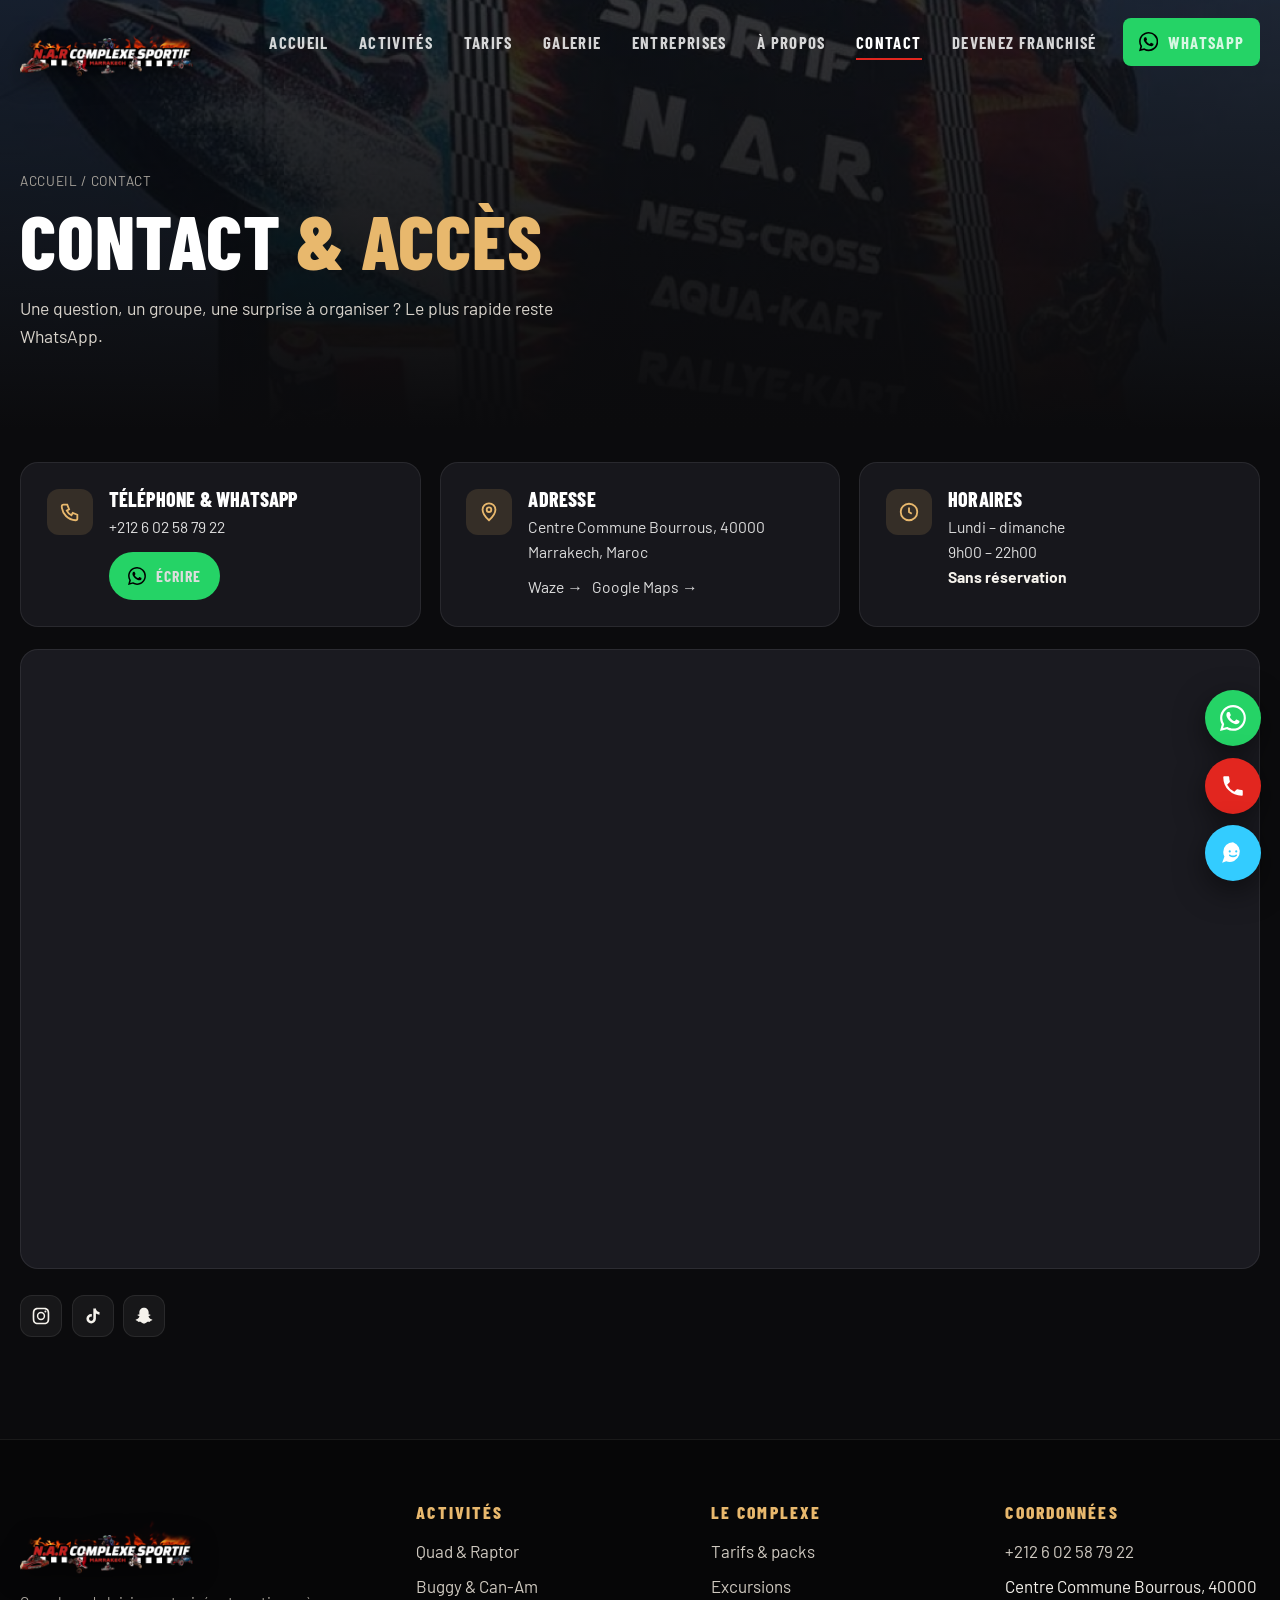
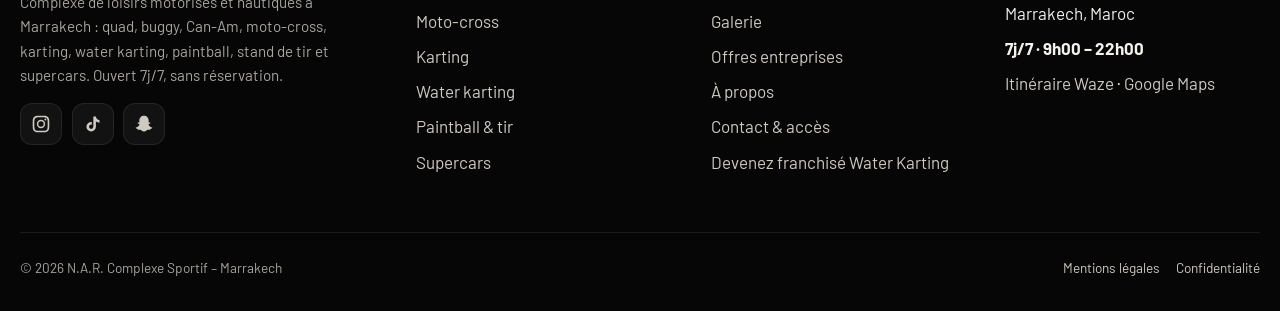
<file: contact.html>
<!doctype html>
<html lang="fr"><head>
<meta charset="utf-8"><meta name="viewport" content="width=device-width,initial-scale=1">
<title>Contact & accès – N.A.R. Complexe Sportif Marrakech</title>
<meta name="description" content="Contactez N.A.R. Complexe à Marrakech : +212 6 02 58 79 22, WhatsApp, itinéraire Waze et Google Maps. Centre Commune Bourrous. Ouvert 7j/7 de 9h à 22h.">
<meta name="robots" content="noindex, nofollow">
<link rel="canonical" href="https://www.narcomplexesportif.com/contact.html">
<meta property="og:title" content="Contact & accès – N.A.R. Complexe Sportif Marrakech"><meta property="og:description" content="Contactez N.A.R. Complexe à Marrakech : +212 6 02 58 79 22, WhatsApp, itinéraire Waze et Google Maps. Centre Commune Bourrous. Ouvert 7j/7 de 9h à 22h."><meta property="og:type" content="website"><meta property="og:image" content="assets/img/p-canam-desert.jpg">
<link rel="icon" href="assets/img/logo-footer.png">
<link rel="preconnect" href="https://fonts.googleapis.com"><link rel="preconnect" href="https://fonts.gstatic.com" crossorigin>
<link href="https://fonts.googleapis.com/css2?family=Barlow+Condensed:wght@500;700;800&family=Barlow:wght@400;500;600;700&display=swap" rel="stylesheet">
<link rel="stylesheet" href="assets/style.css?v=2">
<script type="application/ld+json">{"@context": "https://schema.org", "@type": "SportsActivityLocation", "name": "N.A.R. Complexe Sportif", "url": "https://www.narcomplexesportif.com/", "telephone": "+212602587922", "image": "https://www.narcomplexesportif.com/assets/img/p-canam-desert.jpg", "address": {"@type": "PostalAddress", "streetAddress": "Centre Commune Bourrous", "postalCode": "40000", "addressLocality": "Marrakech", "addressCountry": "MA"}, "openingHoursSpecification": [{"@type": "OpeningHoursSpecification", "dayOfWeek": ["Monday", "Tuesday", "Wednesday", "Thursday", "Friday", "Saturday", "Sunday"], "opens": "09:00", "closes": "22:00"}], "priceRange": "100 DH - 4500 DH", "sameAs": ["https://www.instagram.com/n.a.r_complexe/", "https://www.tiktok.com/@n.a.r_complexe", "https://www.snapchat.com/add/narcomplexe"]}</script>
</head><body>
<header class="header"><div class="wrap">
  <a class="brand" href="index.html" aria-label="N.A.R. Complexe Sportif, accueil"><img src="assets/img/logo.png" alt="N.A.R. Complexe Sportif Marrakech" width="160" height="62"></a>
  <nav class="nav" aria-label="Menu principal"><a href="index.html">Accueil</a><a href="activites.html">Activités</a><a href="tarifs.html">Tarifs</a><a href="galerie.html">Galerie</a><a href="entreprises.html">Entreprises</a><a href="a-propos.html">À propos</a><a href="contact.html" class="active">Contact</a><a href="franchise.html" class="nav-ext">Devenez franchisé</a><a class="btn btn-wa btn-sm nav-cta" href="https://wa.me/212602587922" target="_blank" rel="noopener"><svg viewBox="0 0 24 24"><path d="M20.5 3.5A11.9 11.9 0 0 0 12 0C5.4 0 .1 5.3.1 11.9c0 2.1.6 4.1 1.6 5.9L0 24l6.3-1.7a12 12 0 0 0 5.7 1.5c6.6 0 11.9-5.3 11.9-11.9 0-3.2-1.2-6.2-3.4-8.4ZM12 21.8c-1.8 0-3.5-.5-5-1.4l-.4-.2-3.7 1 1-3.6-.2-.4A9.8 9.8 0 0 1 2.1 12C2.1 6.5 6.5 2 12 2c2.6 0 5.1 1 7 2.9a9.8 9.8 0 0 1 2.9 7c0 5.5-4.5 9.9-9.9 9.9Zm5.4-7.4c-.3-.1-1.8-.9-2-1-.3-.1-.5-.1-.7.1-.2.3-.8 1-.9 1.2-.2.2-.3.2-.6.1-.3-.1-1.3-.5-2.4-1.5-.9-.8-1.5-1.8-1.7-2.1-.2-.3 0-.5.1-.6l.4-.5.3-.5v-.5l-.9-2.2c-.2-.6-.5-.5-.7-.5h-.6c-.2 0-.5.1-.8.4-.3.3-1 1-1 2.5s1.1 2.9 1.2 3.1c.1.2 2.1 3.2 5.1 4.5.7.3 1.3.5 1.7.6.7.2 1.4.2 1.9.1.6-.1 1.8-.7 2-1.4.2-.7.2-1.3.2-1.4-.1-.2-.3-.3-.6-.4Z"/></svg> WhatsApp</a>
   <div class="nav-socials"><a href="https://www.instagram.com/n.a.r_complexe/" target="_blank" rel="noopener" aria-label="Instagram"><svg viewBox="0 0 24 24"><path d="M12 7a5 5 0 1 0 0 10 5 5 0 0 0 0-10Zm0 8.2a3.2 3.2 0 1 1 0-6.4 3.2 3.2 0 0 1 0 6.4ZM17.3 5.5a1.2 1.2 0 1 0 0 2.4 1.2 1.2 0 0 0 0-2.4ZM21.9 7.9c-.1-1.6-.4-3-1.6-4.2S17.7 2.2 16.1 2.1C14.5 2 9.5 2 7.9 2.1c-1.6.1-3 .4-4.2 1.6S2.2 6.3 2.1 7.9C2 9.5 2 14.5 2.1 16.1c.1 1.6.4 3 1.6 4.2s2.6 1.5 4.2 1.6c1.6.1 6.6.1 8.2 0 1.6-.1 3-.4 4.2-1.6s1.5-2.6 1.6-4.2c.1-1.6.1-6.6 0-8.2Zm-2.3 10a3.3 3.3 0 0 1-1.8 1.8c-1.3.5-4.3.4-5.8.4s-4.5.1-5.8-.4a3.3 3.3 0 0 1-1.8-1.8C3.9 16.6 4 13.6 4 12s-.1-4.5.4-5.8a3.3 3.3 0 0 1 1.8-1.8C7.5 3.9 10.5 4 12 4s4.5-.1 5.8.4a3.3 3.3 0 0 1 1.8 1.8c.5 1.3.4 4.3.4 5.8s.1 4.5-.4 5.9Z"/></svg></a><a href="https://www.tiktok.com/@n.a.r_complexe" target="_blank" rel="noopener" aria-label="TikTok"><svg viewBox="0 0 24 24"><path d="M16.6 5.8A4.3 4.3 0 0 1 15.5 3h-3.1v12.4a2.6 2.6 0 0 1-2.6 2.5 2.6 2.6 0 0 1-2.6-2.6 2.6 2.6 0 0 1 3.4-2.5V9.7a5.7 5.7 0 0 0-6.5 5.6A5.7 5.7 0 0 0 9.8 21a5.7 5.7 0 0 0 5.7-5.7V9a7.3 7.3 0 0 0 4.3 1.4V7.3s-1.9.1-3.2-1.5Z"/></svg></a><a href="https://www.snapchat.com/add/narcomplexe" target="_blank" rel="noopener" aria-label="Snapchat"><svg viewBox="0 0 24 24"><path d="M12 2c3.3 0 5.6 2.5 5.6 5.8v2.4c.4.2.9 0 1.3-.1.5-.1.9.2.9.6 0 .5-.6.8-1.2 1-.4.2-1 .3-1.1.7-.1.3.1.6.2.8 1 1.8 2.5 2.8 4 3.1.3.1.4.3.3.6-.3.6-1.4.9-2.4 1.1-.1.2-.2.8-.4 1-.2.2-.6.1-1.1 0-.8-.1-1.8-.2-2.8.5-.9.6-1.7 1.5-3.3 1.5s-2.4-.9-3.3-1.5c-1-.7-2-.6-2.8-.5-.5.1-.9.2-1.1 0-.2-.2-.3-.8-.4-1-1-.2-2.1-.5-2.4-1.1-.1-.3 0-.5.3-.6 1.5-.3 3-1.3 4-3.1.1-.2.3-.5.2-.8-.1-.4-.7-.5-1.1-.7-.6-.2-1.2-.5-1.2-1 0-.4.4-.7.9-.6.4.1.9.3 1.3.1V7.8C6.4 4.5 8.7 2 12 2Z"/></svg></a></div></nav>
  <button class="burger" aria-label="Ouvrir le menu" aria-expanded="false"><svg viewBox="0 0 24 24" fill="none" stroke="currentColor" stroke-width="2"><path d="M4 7h16M4 12h16M4 17h16"/></svg></button>
</div></header>
<main>
<section class="page-head"><img src="assets/img/p-panneau.jpg" alt="" aria-hidden="true"><div class="wrap">
 <div class="crumbs"><a href="index.html">Accueil</a> / Contact</div><h1>Contact <span class='sand'>& accès</span></h1><p>Une question, un groupe, une surprise à organiser ? Le plus rapide reste WhatsApp.</p></div></section>
<section style="padding-top:2rem"><div class="wrap">
 <div class="info-cards rv">
  <div class="info"><div class="ic"><svg viewBox="0 0 24 24" fill="none" stroke="currentColor" stroke-width="2"><path d="M5 4h4l2 5-2.5 1.5a11 11 0 0 0 5 5L15 13l5 2v4a2 2 0 0 1-2 2A16 16 0 0 1 3 6a2 2 0 0 1 2-2Z"/></svg></div><div><h3>Téléphone & WhatsApp</h3><p><a href="tel:+212602587922">+212 6 02 58 79 22</a></p><a class="btn btn-wa btn-sm" style="margin-top:.8rem" href="https://wa.me/212602587922" target="_blank" rel="noopener"><svg viewBox="0 0 24 24"><path d="M20.5 3.5A11.9 11.9 0 0 0 12 0C5.4 0 .1 5.3.1 11.9c0 2.1.6 4.1 1.6 5.9L0 24l6.3-1.7a12 12 0 0 0 5.7 1.5c6.6 0 11.9-5.3 11.9-11.9 0-3.2-1.2-6.2-3.4-8.4ZM12 21.8c-1.8 0-3.5-.5-5-1.4l-.4-.2-3.7 1 1-3.6-.2-.4A9.8 9.8 0 0 1 2.1 12C2.1 6.5 6.5 2 12 2c2.6 0 5.1 1 7 2.9a9.8 9.8 0 0 1 2.9 7c0 5.5-4.5 9.9-9.9 9.9Zm5.4-7.4c-.3-.1-1.8-.9-2-1-.3-.1-.5-.1-.7.1-.2.3-.8 1-.9 1.2-.2.2-.3.2-.6.1-.3-.1-1.3-.5-2.4-1.5-.9-.8-1.5-1.8-1.7-2.1-.2-.3 0-.5.1-.6l.4-.5.3-.5v-.5l-.9-2.2c-.2-.6-.5-.5-.7-.5h-.6c-.2 0-.5.1-.8.4-.3.3-1 1-1 2.5s1.1 2.9 1.2 3.1c.1.2 2.1 3.2 5.1 4.5.7.3 1.3.5 1.7.6.7.2 1.4.2 1.9.1.6-.1 1.8-.7 2-1.4.2-.7.2-1.3.2-1.4-.1-.2-.3-.3-.6-.4Z"/></svg> Écrire</a></div></div>
  <div class="info"><div class="ic"><svg viewBox="0 0 24 24" fill="none" stroke="currentColor" stroke-width="2"><path d="M12 21s7-6.3 7-11.5A7 7 0 0 0 5 9.5C5 14.7 12 21 12 21Z"/><circle cx="12" cy="9.5" r="2.5"/></svg></div><div><h3>Adresse</h3><p>Centre Commune Bourrous, 40000 Marrakech, Maroc</p><p style="margin-top:.6rem"><a class="sand" href="https://www.waze.com/en/live-map/directions/ma/marrakech-safi/n.a.r-complexe-sportif-location-quad-cross-raptor-buggy-waterkarting-paintball-karting-marrakech?place=ChIJ9RRt12yLrw0RAxssu5ktRnk" target="_blank" rel="noopener">Waze →</a> &nbsp; <a class="sand" href="https://maps.google.com/?cid=8738722265252502275" target="_blank" rel="noopener">Google Maps →</a></p></div></div>
  <div class="info"><div class="ic"><svg viewBox="0 0 24 24" fill="none" stroke="currentColor" stroke-width="2"><circle cx="12" cy="12" r="9"/><path d="M12 7v5l3 2"/></svg></div><div><h3>Horaires</h3><p>Lundi – dimanche<br>9h00 – 22h00<br><strong>Sans réservation</strong></p></div></div>
 </div>
 <div class="map rv" style="margin-top:1.4rem;aspect-ratio:16/8"><iframe src="https://www.google.com/maps?q=N.A.R+Complexe+Sportif+Marrakech&output=embed" loading="lazy" title="Carte N.A.R. Complexe" referrerpolicy="no-referrer-when-downgrade" allowfullscreen></iframe></div>
 <div class="socials rv" style="margin-top:1.6rem"><a href="https://www.instagram.com/n.a.r_complexe/" target="_blank" rel="noopener" aria-label="Instagram"><svg viewBox="0 0 24 24"><path d="M12 7a5 5 0 1 0 0 10 5 5 0 0 0 0-10Zm0 8.2a3.2 3.2 0 1 1 0-6.4 3.2 3.2 0 0 1 0 6.4ZM17.3 5.5a1.2 1.2 0 1 0 0 2.4 1.2 1.2 0 0 0 0-2.4ZM21.9 7.9c-.1-1.6-.4-3-1.6-4.2S17.7 2.2 16.1 2.1C14.5 2 9.5 2 7.9 2.1c-1.6.1-3 .4-4.2 1.6S2.2 6.3 2.1 7.9C2 9.5 2 14.5 2.1 16.1c.1 1.6.4 3 1.6 4.2s2.6 1.5 4.2 1.6c1.6.1 6.6.1 8.2 0 1.6-.1 3-.4 4.2-1.6s1.5-2.6 1.6-4.2c.1-1.6.1-6.6 0-8.2Zm-2.3 10a3.3 3.3 0 0 1-1.8 1.8c-1.3.5-4.3.4-5.8.4s-4.5.1-5.8-.4a3.3 3.3 0 0 1-1.8-1.8C3.9 16.6 4 13.6 4 12s-.1-4.5.4-5.8a3.3 3.3 0 0 1 1.8-1.8C7.5 3.9 10.5 4 12 4s4.5-.1 5.8.4a3.3 3.3 0 0 1 1.8 1.8c.5 1.3.4 4.3.4 5.8s.1 4.5-.4 5.9Z"/></svg></a><a href="https://www.tiktok.com/@n.a.r_complexe" target="_blank" rel="noopener" aria-label="TikTok"><svg viewBox="0 0 24 24"><path d="M16.6 5.8A4.3 4.3 0 0 1 15.5 3h-3.1v12.4a2.6 2.6 0 0 1-2.6 2.5 2.6 2.6 0 0 1-2.6-2.6 2.6 2.6 0 0 1 3.4-2.5V9.7a5.7 5.7 0 0 0-6.5 5.6A5.7 5.7 0 0 0 9.8 21a5.7 5.7 0 0 0 5.7-5.7V9a7.3 7.3 0 0 0 4.3 1.4V7.3s-1.9.1-3.2-1.5Z"/></svg></a><a href="https://www.snapchat.com/add/narcomplexe" target="_blank" rel="noopener" aria-label="Snapchat"><svg viewBox="0 0 24 24"><path d="M12 2c3.3 0 5.6 2.5 5.6 5.8v2.4c.4.2.9 0 1.3-.1.5-.1.9.2.9.6 0 .5-.6.8-1.2 1-.4.2-1 .3-1.1.7-.1.3.1.6.2.8 1 1.8 2.5 2.8 4 3.1.3.1.4.3.3.6-.3.6-1.4.9-2.4 1.1-.1.2-.2.8-.4 1-.2.2-.6.1-1.1 0-.8-.1-1.8-.2-2.8.5-.9.6-1.7 1.5-3.3 1.5s-2.4-.9-3.3-1.5c-1-.7-2-.6-2.8-.5-.5.1-.9.2-1.1 0-.2-.2-.3-.8-.4-1-1-.2-2.1-.5-2.4-1.1-.1-.3 0-.5.3-.6 1.5-.3 3-1.3 4-3.1.1-.2.3-.5.2-.8-.1-.4-.7-.5-1.1-.7-.6-.2-1.2-.5-1.2-1 0-.4.4-.7.9-.6.4.1.9.3 1.3.1V7.8C6.4 4.5 8.7 2 12 2Z"/></svg></a></div>
</div></section>
</main>
<footer class="footer"><div class="wrap">
 <div class="cols">
  <div><a class="brand" href="index.html"><img src="assets/img/logo.png" alt="N.A.R. Complexe Sportif"></a>
   <p>Complexe de loisirs motorisés et nautiques à Marrakech : quad, buggy, Can-Am, moto-cross, karting, water karting, paintball, stand de tir et supercars. Ouvert 7j/7, sans réservation.</p>
   <div class="socials">
    <a href="https://www.instagram.com/n.a.r_complexe/" target="_blank" rel="noopener" aria-label="Instagram"><svg viewBox="0 0 24 24"><path d="M12 7a5 5 0 1 0 0 10 5 5 0 0 0 0-10Zm0 8.2a3.2 3.2 0 1 1 0-6.4 3.2 3.2 0 0 1 0 6.4ZM17.3 5.5a1.2 1.2 0 1 0 0 2.4 1.2 1.2 0 0 0 0-2.4ZM21.9 7.9c-.1-1.6-.4-3-1.6-4.2S17.7 2.2 16.1 2.1C14.5 2 9.5 2 7.9 2.1c-1.6.1-3 .4-4.2 1.6S2.2 6.3 2.1 7.9C2 9.5 2 14.5 2.1 16.1c.1 1.6.4 3 1.6 4.2s2.6 1.5 4.2 1.6c1.6.1 6.6.1 8.2 0 1.6-.1 3-.4 4.2-1.6s1.5-2.6 1.6-4.2c.1-1.6.1-6.6 0-8.2Zm-2.3 10a3.3 3.3 0 0 1-1.8 1.8c-1.3.5-4.3.4-5.8.4s-4.5.1-5.8-.4a3.3 3.3 0 0 1-1.8-1.8C3.9 16.6 4 13.6 4 12s-.1-4.5.4-5.8a3.3 3.3 0 0 1 1.8-1.8C7.5 3.9 10.5 4 12 4s4.5-.1 5.8.4a3.3 3.3 0 0 1 1.8 1.8c.5 1.3.4 4.3.4 5.8s.1 4.5-.4 5.9Z"/></svg></a>
    <a href="https://www.tiktok.com/@n.a.r_complexe" target="_blank" rel="noopener" aria-label="TikTok"><svg viewBox="0 0 24 24"><path d="M16.6 5.8A4.3 4.3 0 0 1 15.5 3h-3.1v12.4a2.6 2.6 0 0 1-2.6 2.5 2.6 2.6 0 0 1-2.6-2.6 2.6 2.6 0 0 1 3.4-2.5V9.7a5.7 5.7 0 0 0-6.5 5.6A5.7 5.7 0 0 0 9.8 21a5.7 5.7 0 0 0 5.7-5.7V9a7.3 7.3 0 0 0 4.3 1.4V7.3s-1.9.1-3.2-1.5Z"/></svg></a>
    <a href="https://www.snapchat.com/add/narcomplexe" target="_blank" rel="noopener" aria-label="Snapchat"><svg viewBox="0 0 24 24"><path d="M12 2c3.3 0 5.6 2.5 5.6 5.8v2.4c.4.2.9 0 1.3-.1.5-.1.9.2.9.6 0 .5-.6.8-1.2 1-.4.2-1 .3-1.1.7-.1.3.1.6.2.8 1 1.8 2.5 2.8 4 3.1.3.1.4.3.3.6-.3.6-1.4.9-2.4 1.1-.1.2-.2.8-.4 1-.2.2-.6.1-1.1 0-.8-.1-1.8-.2-2.8.5-.9.6-1.7 1.5-3.3 1.5s-2.4-.9-3.3-1.5c-1-.7-2-.6-2.8-.5-.5.1-.9.2-1.1 0-.2-.2-.3-.8-.4-1-1-.2-2.1-.5-2.4-1.1-.1-.3 0-.5.3-.6 1.5-.3 3-1.3 4-3.1.1-.2.3-.5.2-.8-.1-.4-.7-.5-1.1-.7-.6-.2-1.2-.5-1.2-1 0-.4.4-.7.9-.6.4.1.9.3 1.3.1V7.8C6.4 4.5 8.7 2 12 2Z"/></svg></a>
   </div></div>
  <div><h4>Activités</h4><ul>
   <li><a href="activites.html#quad">Quad &amp; Raptor</a></li><li><a href="activites.html#canam">Buggy &amp; Can-Am</a></li><li><a href="activites.html#cross">Moto-cross</a></li>
   <li><a href="activites.html#karting">Karting</a></li><li><a href="activites.html#waterkarting">Water karting</a></li><li><a href="activites.html#paintball">Paintball &amp; tir</a></li><li><a href="activites.html#supercars">Supercars</a></li></ul></div>
  <div><h4>Le complexe</h4><ul>
   <li><a href="tarifs.html">Tarifs &amp; packs</a></li><li><a href="tarifs.html#excursions">Excursions</a></li><li><a href="galerie.html">Galerie</a></li>
   <li><a href="entreprises.html">Offres entreprises</a></li><li><a href="a-propos.html">À propos</a></li><li><a href="contact.html">Contact &amp; accès</a></li><li><a href="franchise.html">Devenez franchisé Water Karting</a></li></ul></div>
  <div><h4>Coordonnées</h4><ul>
   <li><a href="tel:+212602587922">+212 6 02 58 79 22</a></li><li>Centre Commune Bourrous, 40000 Marrakech, Maroc</li><li><strong>7j/7 · 9h00 – 22h00</strong></li>
   <li><a href="https://www.waze.com/en/live-map/directions/ma/marrakech-safi/n.a.r-complexe-sportif-location-quad-cross-raptor-buggy-waterkarting-paintball-karting-marrakech?place=ChIJ9RRt12yLrw0RAxssu5ktRnk" target="_blank" rel="noopener">Itinéraire Waze</a> · <a href="https://maps.google.com/?cid=8738722265252502275" target="_blank" rel="noopener">Google Maps</a></li></ul></div>
 </div>
 <div class="legal"><span>© 2026 N.A.R. Complexe Sportif – Marrakech</span><span><a href="mentions-legales.html">Mentions légales</a><a href="politique-de-confidentialite.html">Confidentialité</a></span></div>
</div></footer>
<div class="float">
 <a class="wa" href="https://wa.me/212602587922" target="_blank" rel="noopener" aria-label="WhatsApp"><svg viewBox="0 0 24 24"><path d="M20.5 3.5A11.9 11.9 0 0 0 12 0C5.4 0 .1 5.3.1 11.9c0 2.1.6 4.1 1.6 5.9L0 24l6.3-1.7a12 12 0 0 0 5.7 1.5c6.6 0 11.9-5.3 11.9-11.9 0-3.2-1.2-6.2-3.4-8.4ZM12 21.8c-1.8 0-3.5-.5-5-1.4l-.4-.2-3.7 1 1-3.6-.2-.4A9.8 9.8 0 0 1 2.1 12C2.1 6.5 6.5 2 12 2c2.6 0 5.1 1 7 2.9a9.8 9.8 0 0 1 2.9 7c0 5.5-4.5 9.9-9.9 9.9Zm5.4-7.4c-.3-.1-1.8-.9-2-1-.3-.1-.5-.1-.7.1-.2.3-.8 1-.9 1.2-.2.2-.3.2-.6.1-.3-.1-1.3-.5-2.4-1.5-.9-.8-1.5-1.8-1.7-2.1-.2-.3 0-.5.1-.6l.4-.5.3-.5v-.5l-.9-2.2c-.2-.6-.5-.5-.7-.5h-.6c-.2 0-.5.1-.8.4-.3.3-1 1-1 2.5s1.1 2.9 1.2 3.1c.1.2 2.1 3.2 5.1 4.5.7.3 1.3.5 1.7.6.7.2 1.4.2 1.9.1.6-.1 1.8-.7 2-1.4.2-.7.2-1.3.2-1.4-.1-.2-.3-.3-.6-.4Z"/></svg></a>
 <a class="tel" href="tel:+212602587922" aria-label="Appeler"><svg viewBox="0 0 24 24"><path d="M6.6 10.8a15 15 0 0 0 6.6 6.6l2.2-2.2c.3-.3.7-.4 1-.2 1.1.4 2.3.6 3.6.6.6 0 1 .4 1 1V20c0 .6-.4 1-1 1A17 17 0 0 1 3 4c0-.6.4-1 1-1h3.5c.6 0 1 .4 1 1 0 1.3.2 2.5.6 3.6.1.3 0 .7-.2 1l-2.3 2.2Z"/></svg></a>
 <a class="wz" href="https://www.waze.com/en/live-map/directions/ma/marrakech-safi/n.a.r-complexe-sportif-location-quad-cross-raptor-buggy-waterkarting-paintball-karting-marrakech?place=ChIJ9RRt12yLrw0RAxssu5ktRnk" target="_blank" rel="noopener" aria-label="Itinéraire Waze"><svg viewBox="0 0 24 24"><path d="M12 2a9 9 0 0 0-9 9c0 1.6.4 3 1.1 4.3L2 21l3.8-1.3A9 9 0 1 0 12 2Zm-3 7.5a1 1 0 1 1 0 2 1 1 0 0 1 0-2Zm6 0a1 1 0 1 1 0 2 1 1 0 0 1 0-2Zm-6.6 4.3c.2-.4.7-.5 1-.3 1.6 1.2 3.6 1.2 5.2 0 .3-.2.8-.1 1 .3.2.3.1.8-.2 1a5.8 5.8 0 0 1-6.8 0c-.3-.2-.4-.7-.2-1Z"/></svg></a>
</div>
<div class="lightbox" role="dialog" aria-label="Photo agrandie"><button aria-label="Fermer">×</button><img alt=""></div>
<script src="assets/app.js?v=2" defer></script>
</body></html>
</file>
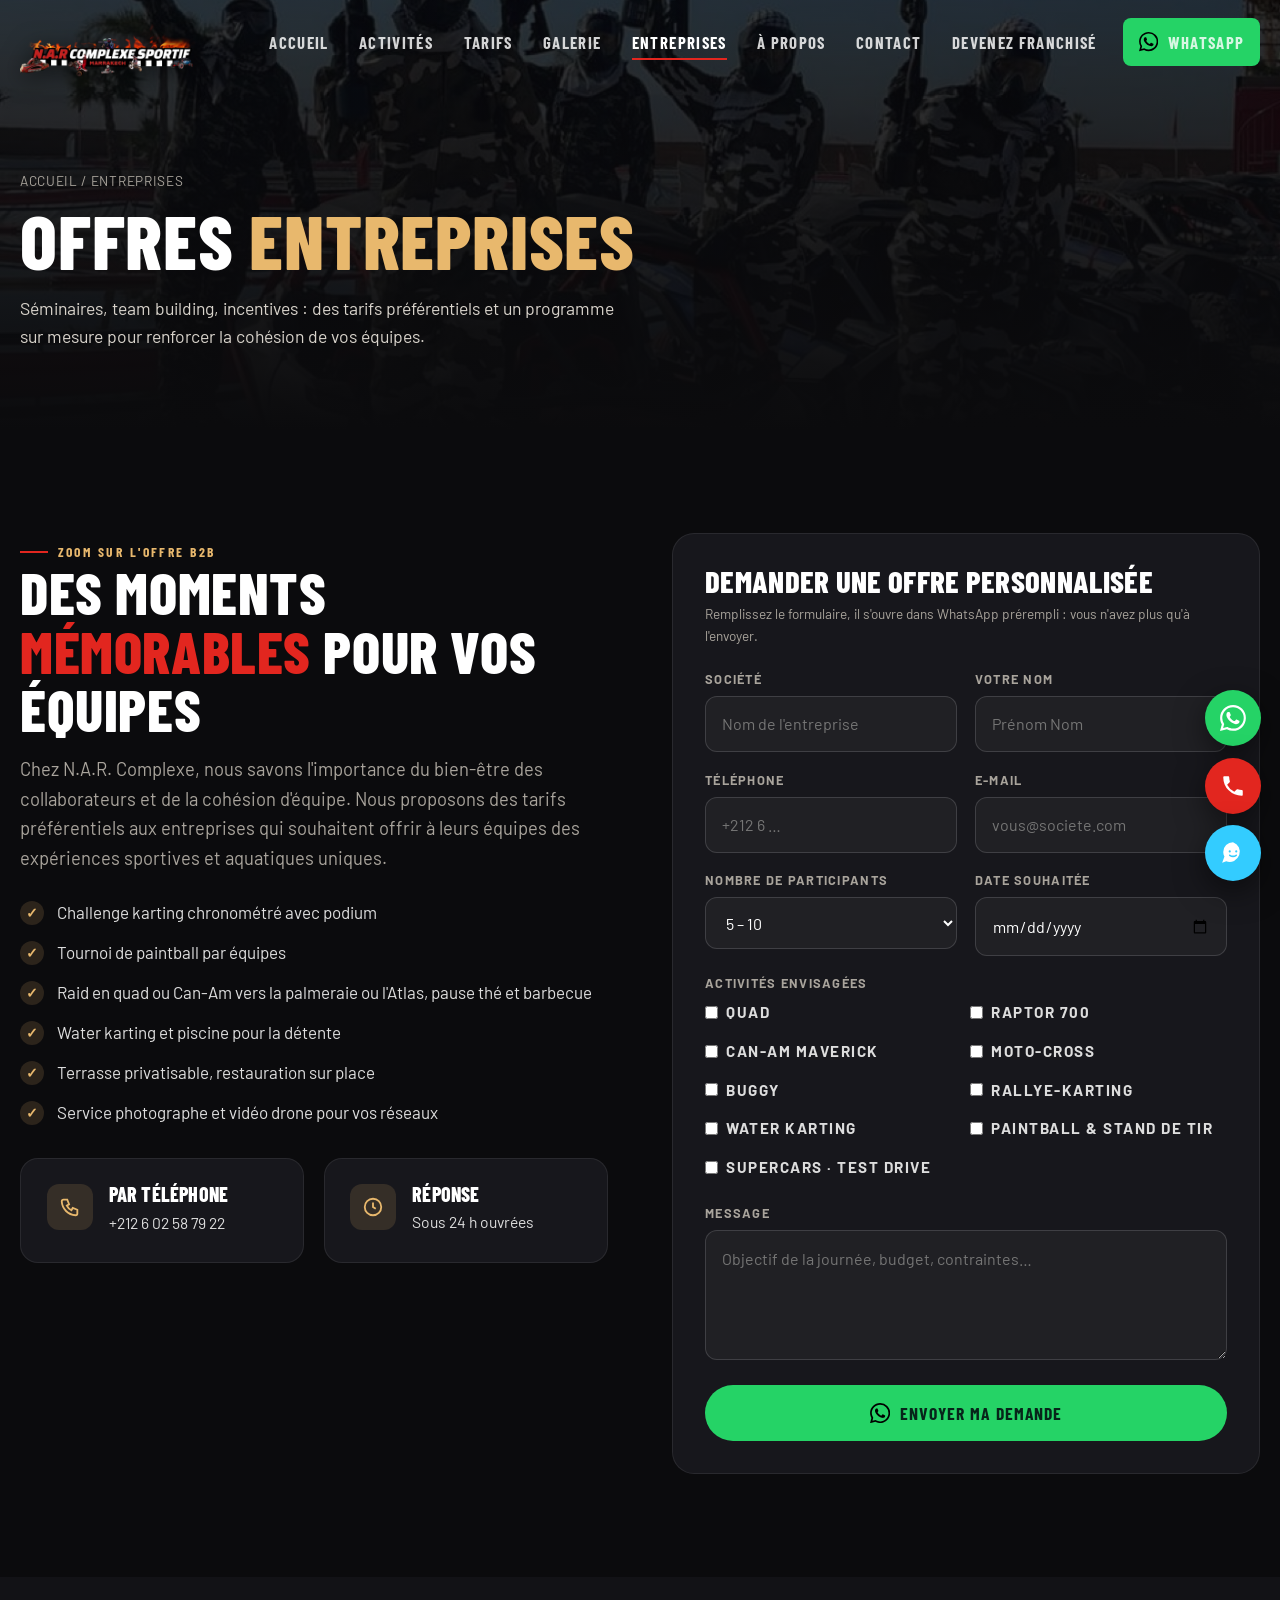
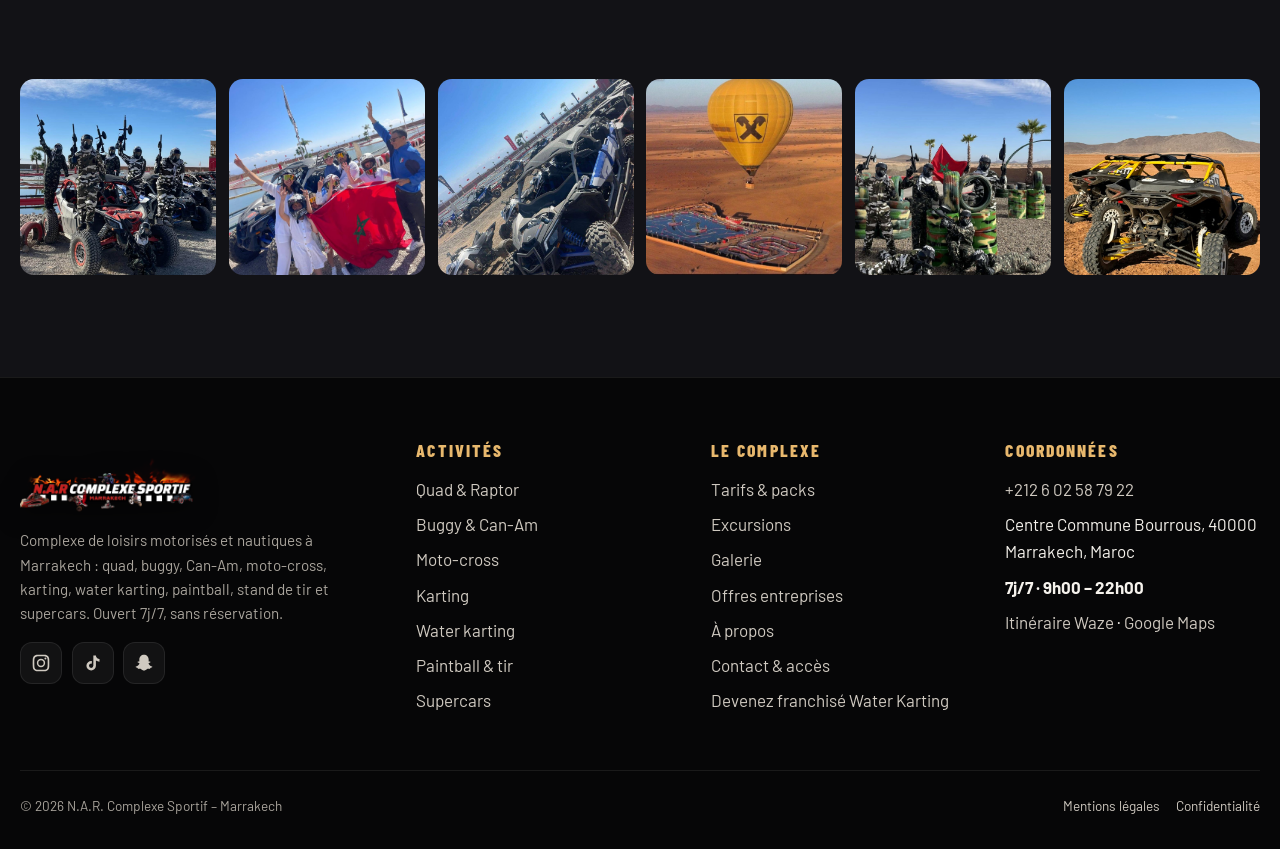
<file: entreprises.html>
<!doctype html>
<html lang="fr"><head>
<meta charset="utf-8"><meta name="viewport" content="width=device-width,initial-scale=1">
<title>Offres entreprises – Team building & séminaires à Marrakech | N.A.R. Complexe</title>
<meta name="description" content="Tarifs préférentiels pour les entreprises : team building karting, paintball, raid en quad ou Can-Am, water karting, barbecue. Demandez une offre personnalisée.">
<meta name="robots" content="noindex, nofollow">
<link rel="canonical" href="https://www.narcomplexesportif.com/entreprises.html">
<meta property="og:title" content="Offres entreprises – Team building & séminaires à Marrakech | N.A.R. Complexe"><meta property="og:description" content="Tarifs préférentiels pour les entreprises : team building karting, paintball, raid en quad ou Can-Am, water karting, barbecue. Demandez une offre personnalisée."><meta property="og:type" content="website"><meta property="og:image" content="assets/img/p-canam-desert.jpg">
<link rel="icon" href="assets/img/logo-footer.png">
<link rel="preconnect" href="https://fonts.googleapis.com"><link rel="preconnect" href="https://fonts.gstatic.com" crossorigin>
<link href="https://fonts.googleapis.com/css2?family=Barlow+Condensed:wght@500;700;800&family=Barlow:wght@400;500;600;700&display=swap" rel="stylesheet">
<link rel="stylesheet" href="assets/style.css?v=2">
<script type="application/ld+json">{"@context": "https://schema.org", "@type": "SportsActivityLocation", "name": "N.A.R. Complexe Sportif", "url": "https://www.narcomplexesportif.com/", "telephone": "+212602587922", "image": "https://www.narcomplexesportif.com/assets/img/p-canam-desert.jpg", "address": {"@type": "PostalAddress", "streetAddress": "Centre Commune Bourrous", "postalCode": "40000", "addressLocality": "Marrakech", "addressCountry": "MA"}, "openingHoursSpecification": [{"@type": "OpeningHoursSpecification", "dayOfWeek": ["Monday", "Tuesday", "Wednesday", "Thursday", "Friday", "Saturday", "Sunday"], "opens": "09:00", "closes": "22:00"}], "priceRange": "100 DH - 4500 DH", "sameAs": ["https://www.instagram.com/n.a.r_complexe/", "https://www.tiktok.com/@n.a.r_complexe", "https://www.snapchat.com/add/narcomplexe"]}</script>
</head><body>
<header class="header"><div class="wrap">
  <a class="brand" href="index.html" aria-label="N.A.R. Complexe Sportif, accueil"><img src="assets/img/logo.png" alt="N.A.R. Complexe Sportif Marrakech" width="160" height="62"></a>
  <nav class="nav" aria-label="Menu principal"><a href="index.html">Accueil</a><a href="activites.html">Activités</a><a href="tarifs.html">Tarifs</a><a href="galerie.html">Galerie</a><a href="entreprises.html" class="active">Entreprises</a><a href="a-propos.html">À propos</a><a href="contact.html">Contact</a><a href="franchise.html" class="nav-ext">Devenez franchisé</a><a class="btn btn-wa btn-sm nav-cta" href="https://wa.me/212602587922" target="_blank" rel="noopener"><svg viewBox="0 0 24 24"><path d="M20.5 3.5A11.9 11.9 0 0 0 12 0C5.4 0 .1 5.3.1 11.9c0 2.1.6 4.1 1.6 5.9L0 24l6.3-1.7a12 12 0 0 0 5.7 1.5c6.6 0 11.9-5.3 11.9-11.9 0-3.2-1.2-6.2-3.4-8.4ZM12 21.8c-1.8 0-3.5-.5-5-1.4l-.4-.2-3.7 1 1-3.6-.2-.4A9.8 9.8 0 0 1 2.1 12C2.1 6.5 6.5 2 12 2c2.6 0 5.1 1 7 2.9a9.8 9.8 0 0 1 2.9 7c0 5.5-4.5 9.9-9.9 9.9Zm5.4-7.4c-.3-.1-1.8-.9-2-1-.3-.1-.5-.1-.7.1-.2.3-.8 1-.9 1.2-.2.2-.3.2-.6.1-.3-.1-1.3-.5-2.4-1.5-.9-.8-1.5-1.8-1.7-2.1-.2-.3 0-.5.1-.6l.4-.5.3-.5v-.5l-.9-2.2c-.2-.6-.5-.5-.7-.5h-.6c-.2 0-.5.1-.8.4-.3.3-1 1-1 2.5s1.1 2.9 1.2 3.1c.1.2 2.1 3.2 5.1 4.5.7.3 1.3.5 1.7.6.7.2 1.4.2 1.9.1.6-.1 1.8-.7 2-1.4.2-.7.2-1.3.2-1.4-.1-.2-.3-.3-.6-.4Z"/></svg> WhatsApp</a>
   <div class="nav-socials"><a href="https://www.instagram.com/n.a.r_complexe/" target="_blank" rel="noopener" aria-label="Instagram"><svg viewBox="0 0 24 24"><path d="M12 7a5 5 0 1 0 0 10 5 5 0 0 0 0-10Zm0 8.2a3.2 3.2 0 1 1 0-6.4 3.2 3.2 0 0 1 0 6.4ZM17.3 5.5a1.2 1.2 0 1 0 0 2.4 1.2 1.2 0 0 0 0-2.4ZM21.9 7.9c-.1-1.6-.4-3-1.6-4.2S17.7 2.2 16.1 2.1C14.5 2 9.5 2 7.9 2.1c-1.6.1-3 .4-4.2 1.6S2.2 6.3 2.1 7.9C2 9.5 2 14.5 2.1 16.1c.1 1.6.4 3 1.6 4.2s2.6 1.5 4.2 1.6c1.6.1 6.6.1 8.2 0 1.6-.1 3-.4 4.2-1.6s1.5-2.6 1.6-4.2c.1-1.6.1-6.6 0-8.2Zm-2.3 10a3.3 3.3 0 0 1-1.8 1.8c-1.3.5-4.3.4-5.8.4s-4.5.1-5.8-.4a3.3 3.3 0 0 1-1.8-1.8C3.9 16.6 4 13.6 4 12s-.1-4.5.4-5.8a3.3 3.3 0 0 1 1.8-1.8C7.5 3.9 10.5 4 12 4s4.5-.1 5.8.4a3.3 3.3 0 0 1 1.8 1.8c.5 1.3.4 4.3.4 5.8s.1 4.5-.4 5.9Z"/></svg></a><a href="https://www.tiktok.com/@n.a.r_complexe" target="_blank" rel="noopener" aria-label="TikTok"><svg viewBox="0 0 24 24"><path d="M16.6 5.8A4.3 4.3 0 0 1 15.5 3h-3.1v12.4a2.6 2.6 0 0 1-2.6 2.5 2.6 2.6 0 0 1-2.6-2.6 2.6 2.6 0 0 1 3.4-2.5V9.7a5.7 5.7 0 0 0-6.5 5.6A5.7 5.7 0 0 0 9.8 21a5.7 5.7 0 0 0 5.7-5.7V9a7.3 7.3 0 0 0 4.3 1.4V7.3s-1.9.1-3.2-1.5Z"/></svg></a><a href="https://www.snapchat.com/add/narcomplexe" target="_blank" rel="noopener" aria-label="Snapchat"><svg viewBox="0 0 24 24"><path d="M12 2c3.3 0 5.6 2.5 5.6 5.8v2.4c.4.2.9 0 1.3-.1.5-.1.9.2.9.6 0 .5-.6.8-1.2 1-.4.2-1 .3-1.1.7-.1.3.1.6.2.8 1 1.8 2.5 2.8 4 3.1.3.1.4.3.3.6-.3.6-1.4.9-2.4 1.1-.1.2-.2.8-.4 1-.2.2-.6.1-1.1 0-.8-.1-1.8-.2-2.8.5-.9.6-1.7 1.5-3.3 1.5s-2.4-.9-3.3-1.5c-1-.7-2-.6-2.8-.5-.5.1-.9.2-1.1 0-.2-.2-.3-.8-.4-1-1-.2-2.1-.5-2.4-1.1-.1-.3 0-.5.3-.6 1.5-.3 3-1.3 4-3.1.1-.2.3-.5.2-.8-.1-.4-.7-.5-1.1-.7-.6-.2-1.2-.5-1.2-1 0-.4.4-.7.9-.6.4.1.9.3 1.3.1V7.8C6.4 4.5 8.7 2 12 2Z"/></svg></a></div></nav>
  <button class="burger" aria-label="Ouvrir le menu" aria-expanded="false"><svg viewBox="0 0 24 24" fill="none" stroke="currentColor" stroke-width="2"><path d="M4 7h16M4 12h16M4 17h16"/></svg></button>
</div></header>
<main>
<section class="page-head"><img src="assets/img/p-paintball-groupe.jpg" alt="" aria-hidden="true"><div class="wrap">
 <div class="crumbs"><a href="index.html">Accueil</a> / Entreprises</div><h1>Offres <span class='sand'>entreprises</span></h1><p>Séminaires, team building, incentives : des tarifs préférentiels et un programme sur mesure pour renforcer la cohésion de vos équipes.</p></div></section>
<section><div class="wrap"><div class="split" style="align-items:start">
 <div class="rv"><span class="eyebrow">Zoom sur l'offre B2B</span><h2>Des moments <span class="accent">mémorables</span> pour vos équipes</h2>
  <p class="lead" style="margin:1rem 0">Chez N.A.R. Complexe, nous savons l'importance du bien-être des collaborateurs et de la cohésion d'équipe. Nous proposons des tarifs préférentiels aux entreprises qui souhaitent offrir à leurs équipes des expériences sportives et aquatiques uniques.</p>
  <ul class="checks"><li>Challenge karting chronométré avec podium</li><li>Tournoi de paintball par équipes</li><li>Raid en quad ou Can-Am vers la palmeraie ou l'Atlas, pause thé et barbecue</li><li>Water karting et piscine pour la détente</li><li>Terrasse privatisable, restauration sur place</li><li>Service photographe et vidéo drone pour vos réseaux</li></ul>
  <div class="info-cards" style="grid-template-columns:1fr 1fr"><div class="info"><div class="ic"><svg viewBox="0 0 24 24" fill="none" stroke="currentColor" stroke-width="2"><path d="M5 4h4l2 5-2.5 1.5a11 11 0 0 0 5 5L15 13l5 2v4a2 2 0 0 1-2 2A16 16 0 0 1 3 6a2 2 0 0 1 2-2Z"/></svg></div><div><h3>Par téléphone</h3><a href="tel:+212602587922">+212 6 02 58 79 22</a></div></div><div class="info"><div class="ic"><svg viewBox="0 0 24 24" fill="none" stroke="currentColor" stroke-width="2"><circle cx="12" cy="12" r="9"/><path d="M12 7v5l3 2"/></svg></div><div><h3>Réponse</h3><p>Sous 24 h ouvrées</p></div></div></div></div>
 <div class="rv" style="background:var(--surface);border:1px solid var(--line);border-radius:22px;padding:2rem">
  <h3 style="margin-bottom:.4rem">Demander une offre personnalisée</h3><p class="form-note" style="margin-bottom:1.4rem">Remplissez le formulaire, il s'ouvre dans WhatsApp prérempli : vous n'avez plus qu'à l'envoyer.</p>
  <form id="form-b2b" class="form">
   <div class="field"><label for="societe">Société</label><input id="societe" name="societe" required placeholder="Nom de l'entreprise"></div>
   <div class="field"><label for="nom">Votre nom</label><input id="nom" name="nom" required placeholder="Prénom Nom"></div>
   <div class="field"><label for="tel">Téléphone</label><input id="tel" name="tel" type="tel" required placeholder="+212 6 …"></div>
   <div class="field"><label for="email">E-mail</label><input id="email" name="email" type="email" placeholder="vous@societe.com"></div>
   <div class="field"><label for="taille">Nombre de participants</label><select id="taille" name="taille"><option>5 – 10</option><option>10 – 20</option><option>20 – 50</option><option>50 et plus</option></select></div>
   <div class="field"><label for="date">Date souhaitée</label><input id="date" name="date" type="date"></div>
   <div class="field full"><label>Activités envisagées</label><div style="display:grid;grid-template-columns:1fr 1fr;gap:.5rem;margin-top:.3rem"><label style="display:flex;gap:.5rem;align-items:center;font-size:.95rem;color:#ddd"><input type="checkbox" name="activites" value="Quad" style="width:auto"> Quad</label><label style="display:flex;gap:.5rem;align-items:center;font-size:.95rem;color:#ddd"><input type="checkbox" name="activites" value="Raptor 700" style="width:auto"> Raptor 700</label><label style="display:flex;gap:.5rem;align-items:center;font-size:.95rem;color:#ddd"><input type="checkbox" name="activites" value="Can-Am Maverick" style="width:auto"> Can-Am Maverick</label><label style="display:flex;gap:.5rem;align-items:center;font-size:.95rem;color:#ddd"><input type="checkbox" name="activites" value="Moto-cross" style="width:auto"> Moto-cross</label><label style="display:flex;gap:.5rem;align-items:center;font-size:.95rem;color:#ddd"><input type="checkbox" name="activites" value="Buggy" style="width:auto"> Buggy</label><label style="display:flex;gap:.5rem;align-items:center;font-size:.95rem;color:#ddd"><input type="checkbox" name="activites" value="Rallye-karting" style="width:auto"> Rallye-karting</label><label style="display:flex;gap:.5rem;align-items:center;font-size:.95rem;color:#ddd"><input type="checkbox" name="activites" value="Water karting" style="width:auto"> Water karting</label><label style="display:flex;gap:.5rem;align-items:center;font-size:.95rem;color:#ddd"><input type="checkbox" name="activites" value="Paintball & stand de tir" style="width:auto"> Paintball & stand de tir</label><label style="display:flex;gap:.5rem;align-items:center;font-size:.95rem;color:#ddd"><input type="checkbox" name="activites" value="Supercars · Test drive" style="width:auto"> Supercars · Test drive</label></div></div>
   <div class="field full"><label for="message">Message</label><textarea id="message" name="message" placeholder="Objectif de la journée, budget, contraintes…"></textarea></div>
   <div class="full"><button class="btn btn-wa" type="submit" style="width:100%;justify-content:center"><svg viewBox="0 0 24 24"><path d="M20.5 3.5A11.9 11.9 0 0 0 12 0C5.4 0 .1 5.3.1 11.9c0 2.1.6 4.1 1.6 5.9L0 24l6.3-1.7a12 12 0 0 0 5.7 1.5c6.6 0 11.9-5.3 11.9-11.9 0-3.2-1.2-6.2-3.4-8.4ZM12 21.8c-1.8 0-3.5-.5-5-1.4l-.4-.2-3.7 1 1-3.6-.2-.4A9.8 9.8 0 0 1 2.1 12C2.1 6.5 6.5 2 12 2c2.6 0 5.1 1 7 2.9a9.8 9.8 0 0 1 2.9 7c0 5.5-4.5 9.9-9.9 9.9Zm5.4-7.4c-.3-.1-1.8-.9-2-1-.3-.1-.5-.1-.7.1-.2.3-.8 1-.9 1.2-.2.2-.3.2-.6.1-.3-.1-1.3-.5-2.4-1.5-.9-.8-1.5-1.8-1.7-2.1-.2-.3 0-.5.1-.6l.4-.5.3-.5v-.5l-.9-2.2c-.2-.6-.5-.5-.7-.5h-.6c-.2 0-.5.1-.8.4-.3.3-1 1-1 2.5s1.1 2.9 1.2 3.1c.1.2 2.1 3.2 5.1 4.5.7.3 1.3.5 1.7.6.7.2 1.4.2 1.9.1.6-.1 1.8-.7 2-1.4.2-.7.2-1.3.2-1.4-.1-.2-.3-.3-.6-.4Z"/></svg> Envoyer ma demande</button></div>
  </form></div>
</div></div></section>
<section class="alt"><div class="wrap"><div class="strip rv"><a href="assets/img/p-paintball-groupe.jpg" data-lightbox><img src="assets/img/p-paintball-groupe.jpg" alt="Équipe de paintball devant les Can-Am" loading="lazy"></a><a href="assets/img/p-groupe-drapeau.jpg" data-lightbox><img src="assets/img/p-groupe-drapeau.jpg" alt="Groupe avec le drapeau marocain sur le circuit" loading="lazy"></a><a href="assets/img/p-flotte.jpg" data-lightbox><img src="assets/img/p-flotte.jpg" alt="La flotte de Can-Am" loading="lazy"></a><a href="assets/img/p-drone.jpg" data-lightbox><img src="assets/img/p-drone.jpg" alt="Vue aérienne du complexe : circuit de water karting et karting" loading="lazy"></a><a href="assets/img/p-paintball-terrain.jpg" data-lightbox><img src="assets/img/p-paintball-terrain.jpg" alt="Terrain de paintball" loading="lazy"></a><a href="assets/img/p-canam-desert.jpg" data-lightbox><img src="assets/img/p-canam-desert.jpg" alt="Can-Am Maverick dans le désert de Marrakech" loading="lazy"></a></div></div></section>
</main>
<footer class="footer"><div class="wrap">
 <div class="cols">
  <div><a class="brand" href="index.html"><img src="assets/img/logo.png" alt="N.A.R. Complexe Sportif"></a>
   <p>Complexe de loisirs motorisés et nautiques à Marrakech : quad, buggy, Can-Am, moto-cross, karting, water karting, paintball, stand de tir et supercars. Ouvert 7j/7, sans réservation.</p>
   <div class="socials">
    <a href="https://www.instagram.com/n.a.r_complexe/" target="_blank" rel="noopener" aria-label="Instagram"><svg viewBox="0 0 24 24"><path d="M12 7a5 5 0 1 0 0 10 5 5 0 0 0 0-10Zm0 8.2a3.2 3.2 0 1 1 0-6.4 3.2 3.2 0 0 1 0 6.4ZM17.3 5.5a1.2 1.2 0 1 0 0 2.4 1.2 1.2 0 0 0 0-2.4ZM21.9 7.9c-.1-1.6-.4-3-1.6-4.2S17.7 2.2 16.1 2.1C14.5 2 9.5 2 7.9 2.1c-1.6.1-3 .4-4.2 1.6S2.2 6.3 2.1 7.9C2 9.5 2 14.5 2.1 16.1c.1 1.6.4 3 1.6 4.2s2.6 1.5 4.2 1.6c1.6.1 6.6.1 8.2 0 1.6-.1 3-.4 4.2-1.6s1.5-2.6 1.6-4.2c.1-1.6.1-6.6 0-8.2Zm-2.3 10a3.3 3.3 0 0 1-1.8 1.8c-1.3.5-4.3.4-5.8.4s-4.5.1-5.8-.4a3.3 3.3 0 0 1-1.8-1.8C3.9 16.6 4 13.6 4 12s-.1-4.5.4-5.8a3.3 3.3 0 0 1 1.8-1.8C7.5 3.9 10.5 4 12 4s4.5-.1 5.8.4a3.3 3.3 0 0 1 1.8 1.8c.5 1.3.4 4.3.4 5.8s.1 4.5-.4 5.9Z"/></svg></a>
    <a href="https://www.tiktok.com/@n.a.r_complexe" target="_blank" rel="noopener" aria-label="TikTok"><svg viewBox="0 0 24 24"><path d="M16.6 5.8A4.3 4.3 0 0 1 15.5 3h-3.1v12.4a2.6 2.6 0 0 1-2.6 2.5 2.6 2.6 0 0 1-2.6-2.6 2.6 2.6 0 0 1 3.4-2.5V9.7a5.7 5.7 0 0 0-6.5 5.6A5.7 5.7 0 0 0 9.8 21a5.7 5.7 0 0 0 5.7-5.7V9a7.3 7.3 0 0 0 4.3 1.4V7.3s-1.9.1-3.2-1.5Z"/></svg></a>
    <a href="https://www.snapchat.com/add/narcomplexe" target="_blank" rel="noopener" aria-label="Snapchat"><svg viewBox="0 0 24 24"><path d="M12 2c3.3 0 5.6 2.5 5.6 5.8v2.4c.4.2.9 0 1.3-.1.5-.1.9.2.9.6 0 .5-.6.8-1.2 1-.4.2-1 .3-1.1.7-.1.3.1.6.2.8 1 1.8 2.5 2.8 4 3.1.3.1.4.3.3.6-.3.6-1.4.9-2.4 1.1-.1.2-.2.8-.4 1-.2.2-.6.1-1.1 0-.8-.1-1.8-.2-2.8.5-.9.6-1.7 1.5-3.3 1.5s-2.4-.9-3.3-1.5c-1-.7-2-.6-2.8-.5-.5.1-.9.2-1.1 0-.2-.2-.3-.8-.4-1-1-.2-2.1-.5-2.4-1.1-.1-.3 0-.5.3-.6 1.5-.3 3-1.3 4-3.1.1-.2.3-.5.2-.8-.1-.4-.7-.5-1.1-.7-.6-.2-1.2-.5-1.2-1 0-.4.4-.7.9-.6.4.1.9.3 1.3.1V7.8C6.4 4.5 8.7 2 12 2Z"/></svg></a>
   </div></div>
  <div><h4>Activités</h4><ul>
   <li><a href="activites.html#quad">Quad &amp; Raptor</a></li><li><a href="activites.html#canam">Buggy &amp; Can-Am</a></li><li><a href="activites.html#cross">Moto-cross</a></li>
   <li><a href="activites.html#karting">Karting</a></li><li><a href="activites.html#waterkarting">Water karting</a></li><li><a href="activites.html#paintball">Paintball &amp; tir</a></li><li><a href="activites.html#supercars">Supercars</a></li></ul></div>
  <div><h4>Le complexe</h4><ul>
   <li><a href="tarifs.html">Tarifs &amp; packs</a></li><li><a href="tarifs.html#excursions">Excursions</a></li><li><a href="galerie.html">Galerie</a></li>
   <li><a href="entreprises.html">Offres entreprises</a></li><li><a href="a-propos.html">À propos</a></li><li><a href="contact.html">Contact &amp; accès</a></li><li><a href="franchise.html">Devenez franchisé Water Karting</a></li></ul></div>
  <div><h4>Coordonnées</h4><ul>
   <li><a href="tel:+212602587922">+212 6 02 58 79 22</a></li><li>Centre Commune Bourrous, 40000 Marrakech, Maroc</li><li><strong>7j/7 · 9h00 – 22h00</strong></li>
   <li><a href="https://www.waze.com/en/live-map/directions/ma/marrakech-safi/n.a.r-complexe-sportif-location-quad-cross-raptor-buggy-waterkarting-paintball-karting-marrakech?place=ChIJ9RRt12yLrw0RAxssu5ktRnk" target="_blank" rel="noopener">Itinéraire Waze</a> · <a href="https://maps.google.com/?cid=8738722265252502275" target="_blank" rel="noopener">Google Maps</a></li></ul></div>
 </div>
 <div class="legal"><span>© 2026 N.A.R. Complexe Sportif – Marrakech</span><span><a href="mentions-legales.html">Mentions légales</a><a href="politique-de-confidentialite.html">Confidentialité</a></span></div>
</div></footer>
<div class="float">
 <a class="wa" href="https://wa.me/212602587922" target="_blank" rel="noopener" aria-label="WhatsApp"><svg viewBox="0 0 24 24"><path d="M20.5 3.5A11.9 11.9 0 0 0 12 0C5.4 0 .1 5.3.1 11.9c0 2.1.6 4.1 1.6 5.9L0 24l6.3-1.7a12 12 0 0 0 5.7 1.5c6.6 0 11.9-5.3 11.9-11.9 0-3.2-1.2-6.2-3.4-8.4ZM12 21.8c-1.8 0-3.5-.5-5-1.4l-.4-.2-3.7 1 1-3.6-.2-.4A9.8 9.8 0 0 1 2.1 12C2.1 6.5 6.5 2 12 2c2.6 0 5.1 1 7 2.9a9.8 9.8 0 0 1 2.9 7c0 5.5-4.5 9.9-9.9 9.9Zm5.4-7.4c-.3-.1-1.8-.9-2-1-.3-.1-.5-.1-.7.1-.2.3-.8 1-.9 1.2-.2.2-.3.2-.6.1-.3-.1-1.3-.5-2.4-1.5-.9-.8-1.5-1.8-1.7-2.1-.2-.3 0-.5.1-.6l.4-.5.3-.5v-.5l-.9-2.2c-.2-.6-.5-.5-.7-.5h-.6c-.2 0-.5.1-.8.4-.3.3-1 1-1 2.5s1.1 2.9 1.2 3.1c.1.2 2.1 3.2 5.1 4.5.7.3 1.3.5 1.7.6.7.2 1.4.2 1.9.1.6-.1 1.8-.7 2-1.4.2-.7.2-1.3.2-1.4-.1-.2-.3-.3-.6-.4Z"/></svg></a>
 <a class="tel" href="tel:+212602587922" aria-label="Appeler"><svg viewBox="0 0 24 24"><path d="M6.6 10.8a15 15 0 0 0 6.6 6.6l2.2-2.2c.3-.3.7-.4 1-.2 1.1.4 2.3.6 3.6.6.6 0 1 .4 1 1V20c0 .6-.4 1-1 1A17 17 0 0 1 3 4c0-.6.4-1 1-1h3.5c.6 0 1 .4 1 1 0 1.3.2 2.5.6 3.6.1.3 0 .7-.2 1l-2.3 2.2Z"/></svg></a>
 <a class="wz" href="https://www.waze.com/en/live-map/directions/ma/marrakech-safi/n.a.r-complexe-sportif-location-quad-cross-raptor-buggy-waterkarting-paintball-karting-marrakech?place=ChIJ9RRt12yLrw0RAxssu5ktRnk" target="_blank" rel="noopener" aria-label="Itinéraire Waze"><svg viewBox="0 0 24 24"><path d="M12 2a9 9 0 0 0-9 9c0 1.6.4 3 1.1 4.3L2 21l3.8-1.3A9 9 0 1 0 12 2Zm-3 7.5a1 1 0 1 1 0 2 1 1 0 0 1 0-2Zm6 0a1 1 0 1 1 0 2 1 1 0 0 1 0-2Zm-6.6 4.3c.2-.4.7-.5 1-.3 1.6 1.2 3.6 1.2 5.2 0 .3-.2.8-.1 1 .3.2.3.1.8-.2 1a5.8 5.8 0 0 1-6.8 0c-.3-.2-.4-.7-.2-1Z"/></svg></a>
</div>
<div class="lightbox" role="dialog" aria-label="Photo agrandie"><button aria-label="Fermer">×</button><img alt=""></div>
<script src="assets/app.js?v=2" defer></script>
</body></html>
</file>
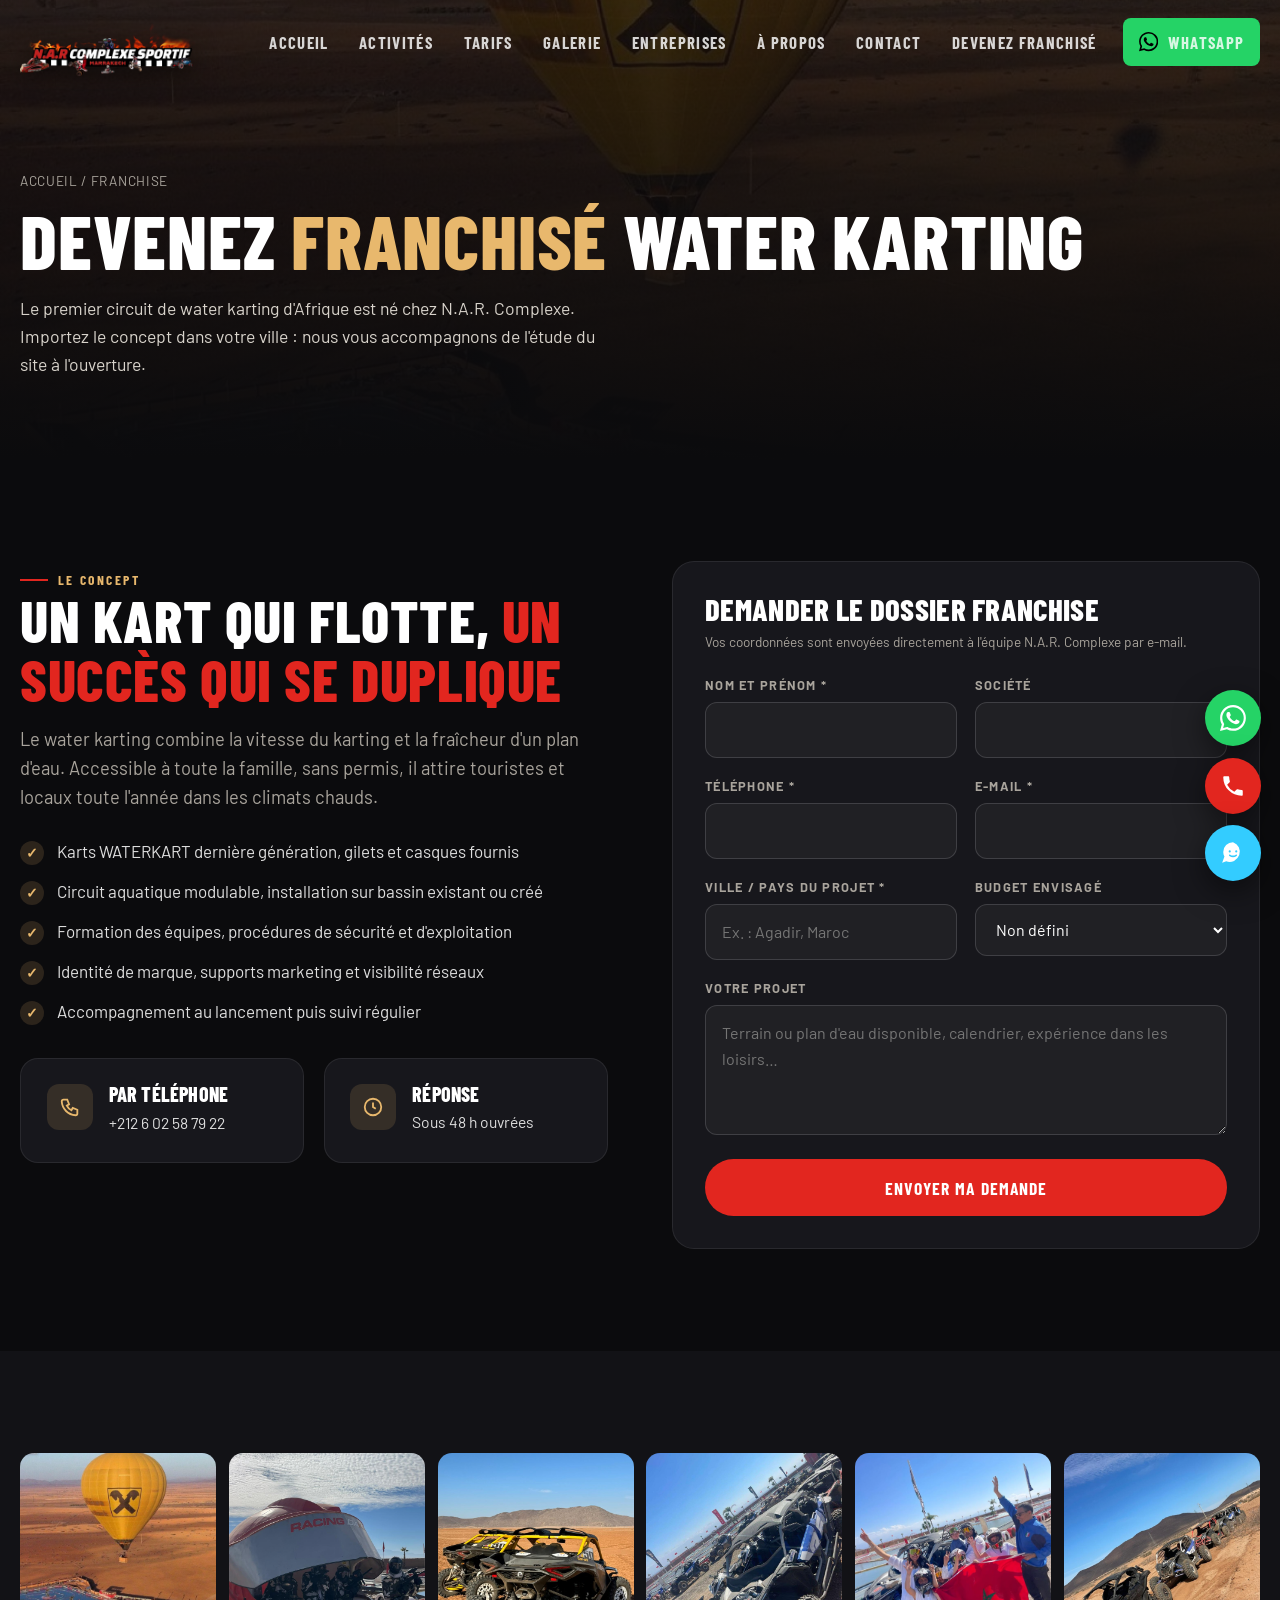
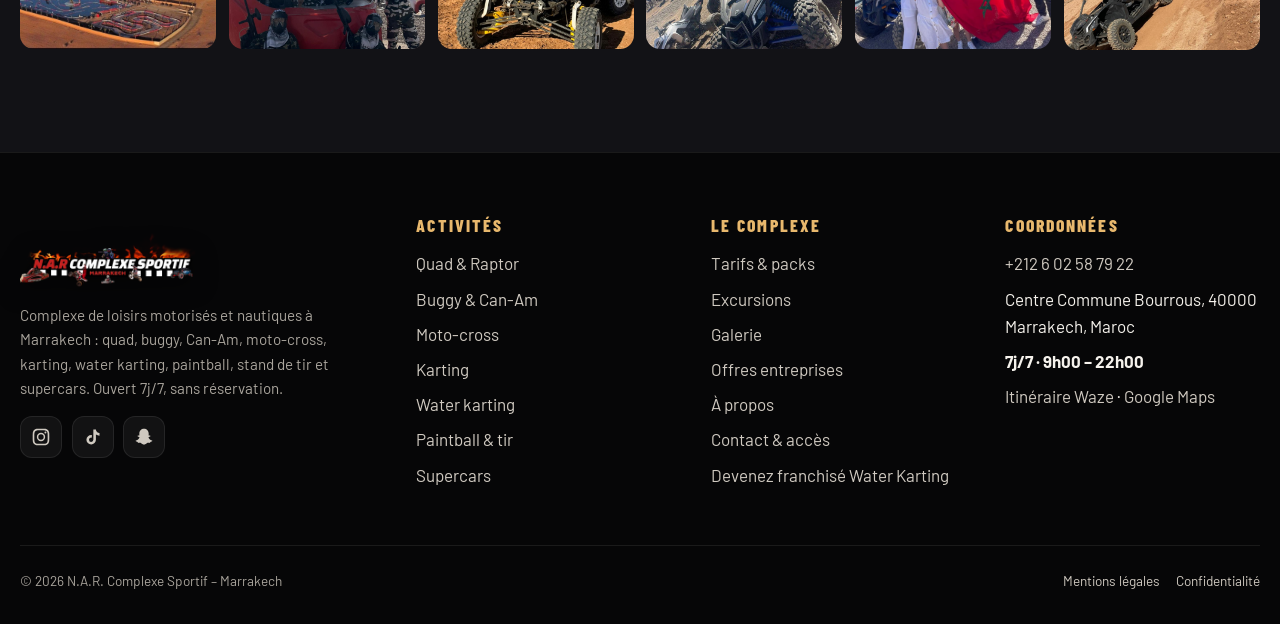
<file: franchise.html>
<!doctype html>
<html lang="fr"><head>
<meta charset="utf-8"><meta name="viewport" content="width=device-width,initial-scale=1">
<title>Devenez franchisé Water Karting – N.A.R. Complexe Marrakech</title>
<meta name="description" content="Ouvrez un circuit de water karting dans votre ville avec le concept N.A.R. Complexe, pionnier en Afrique. Demandez le dossier franchise.">
<meta name="robots" content="noindex, nofollow">
<link rel="canonical" href="https://www.narcomplexesportif.com/franchise.html">
<meta property="og:title" content="Devenez franchisé Water Karting – N.A.R. Complexe Marrakech"><meta property="og:description" content="Ouvrez un circuit de water karting dans votre ville avec le concept N.A.R. Complexe, pionnier en Afrique. Demandez le dossier franchise."><meta property="og:type" content="website"><meta property="og:image" content="assets/img/p-canam-desert.jpg">
<link rel="icon" href="assets/img/logo-footer.png">
<link rel="preconnect" href="https://fonts.googleapis.com"><link rel="preconnect" href="https://fonts.gstatic.com" crossorigin>
<link href="https://fonts.googleapis.com/css2?family=Barlow+Condensed:wght@500;700;800&family=Barlow:wght@400;500;600;700&display=swap" rel="stylesheet">
<link rel="stylesheet" href="assets/style.css?v=2">
<script type="application/ld+json">{"@context": "https://schema.org", "@type": "SportsActivityLocation", "name": "N.A.R. Complexe Sportif", "url": "https://www.narcomplexesportif.com/", "telephone": "+212602587922", "image": "https://www.narcomplexesportif.com/assets/img/p-canam-desert.jpg", "address": {"@type": "PostalAddress", "streetAddress": "Centre Commune Bourrous", "postalCode": "40000", "addressLocality": "Marrakech", "addressCountry": "MA"}, "openingHoursSpecification": [{"@type": "OpeningHoursSpecification", "dayOfWeek": ["Monday", "Tuesday", "Wednesday", "Thursday", "Friday", "Saturday", "Sunday"], "opens": "09:00", "closes": "22:00"}], "priceRange": "100 DH - 4500 DH", "sameAs": ["https://www.instagram.com/n.a.r_complexe/", "https://www.tiktok.com/@n.a.r_complexe", "https://www.snapchat.com/add/narcomplexe"]}</script>
</head><body>
<header class="header"><div class="wrap">
  <a class="brand" href="index.html" aria-label="N.A.R. Complexe Sportif, accueil"><img src="assets/img/logo.png" alt="N.A.R. Complexe Sportif Marrakech" width="160" height="62"></a>
  <nav class="nav" aria-label="Menu principal"><a href="index.html">Accueil</a><a href="activites.html">Activités</a><a href="tarifs.html">Tarifs</a><a href="galerie.html">Galerie</a><a href="entreprises.html">Entreprises</a><a href="a-propos.html">À propos</a><a href="contact.html">Contact</a><a href="franchise.html" aria-current="page" class="nav-ext">Devenez franchisé</a><a class="btn btn-wa btn-sm nav-cta" href="https://wa.me/212602587922" target="_blank" rel="noopener"><svg viewBox="0 0 24 24"><path d="M20.5 3.5A11.9 11.9 0 0 0 12 0C5.4 0 .1 5.3.1 11.9c0 2.1.6 4.1 1.6 5.9L0 24l6.3-1.7a12 12 0 0 0 5.7 1.5c6.6 0 11.9-5.3 11.9-11.9 0-3.2-1.2-6.2-3.4-8.4ZM12 21.8c-1.8 0-3.5-.5-5-1.4l-.4-.2-3.7 1 1-3.6-.2-.4A9.8 9.8 0 0 1 2.1 12C2.1 6.5 6.5 2 12 2c2.6 0 5.1 1 7 2.9a9.8 9.8 0 0 1 2.9 7c0 5.5-4.5 9.9-9.9 9.9Zm5.4-7.4c-.3-.1-1.8-.9-2-1-.3-.1-.5-.1-.7.1-.2.3-.8 1-.9 1.2-.2.2-.3.2-.6.1-.3-.1-1.3-.5-2.4-1.5-.9-.8-1.5-1.8-1.7-2.1-.2-.3 0-.5.1-.6l.4-.5.3-.5v-.5l-.9-2.2c-.2-.6-.5-.5-.7-.5h-.6c-.2 0-.5.1-.8.4-.3.3-1 1-1 2.5s1.1 2.9 1.2 3.1c.1.2 2.1 3.2 5.1 4.5.7.3 1.3.5 1.7.6.7.2 1.4.2 1.9.1.6-.1 1.8-.7 2-1.4.2-.7.2-1.3.2-1.4-.1-.2-.3-.3-.6-.4Z"/></svg> WhatsApp</a>
   <div class="nav-socials"><a href="https://www.instagram.com/n.a.r_complexe/" target="_blank" rel="noopener" aria-label="Instagram"><svg viewBox="0 0 24 24"><path d="M12 7a5 5 0 1 0 0 10 5 5 0 0 0 0-10Zm0 8.2a3.2 3.2 0 1 1 0-6.4 3.2 3.2 0 0 1 0 6.4ZM17.3 5.5a1.2 1.2 0 1 0 0 2.4 1.2 1.2 0 0 0 0-2.4ZM21.9 7.9c-.1-1.6-.4-3-1.6-4.2S17.7 2.2 16.1 2.1C14.5 2 9.5 2 7.9 2.1c-1.6.1-3 .4-4.2 1.6S2.2 6.3 2.1 7.9C2 9.5 2 14.5 2.1 16.1c.1 1.6.4 3 1.6 4.2s2.6 1.5 4.2 1.6c1.6.1 6.6.1 8.2 0 1.6-.1 3-.4 4.2-1.6s1.5-2.6 1.6-4.2c.1-1.6.1-6.6 0-8.2Zm-2.3 10a3.3 3.3 0 0 1-1.8 1.8c-1.3.5-4.3.4-5.8.4s-4.5.1-5.8-.4a3.3 3.3 0 0 1-1.8-1.8C3.9 16.6 4 13.6 4 12s-.1-4.5.4-5.8a3.3 3.3 0 0 1 1.8-1.8C7.5 3.9 10.5 4 12 4s4.5-.1 5.8.4a3.3 3.3 0 0 1 1.8 1.8c.5 1.3.4 4.3.4 5.8s.1 4.5-.4 5.9Z"/></svg></a><a href="https://www.tiktok.com/@n.a.r_complexe" target="_blank" rel="noopener" aria-label="TikTok"><svg viewBox="0 0 24 24"><path d="M16.6 5.8A4.3 4.3 0 0 1 15.5 3h-3.1v12.4a2.6 2.6 0 0 1-2.6 2.5 2.6 2.6 0 0 1-2.6-2.6 2.6 2.6 0 0 1 3.4-2.5V9.7a5.7 5.7 0 0 0-6.5 5.6A5.7 5.7 0 0 0 9.8 21a5.7 5.7 0 0 0 5.7-5.7V9a7.3 7.3 0 0 0 4.3 1.4V7.3s-1.9.1-3.2-1.5Z"/></svg></a><a href="https://www.snapchat.com/add/narcomplexe" target="_blank" rel="noopener" aria-label="Snapchat"><svg viewBox="0 0 24 24"><path d="M12 2c3.3 0 5.6 2.5 5.6 5.8v2.4c.4.2.9 0 1.3-.1.5-.1.9.2.9.6 0 .5-.6.8-1.2 1-.4.2-1 .3-1.1.7-.1.3.1.6.2.8 1 1.8 2.5 2.8 4 3.1.3.1.4.3.3.6-.3.6-1.4.9-2.4 1.1-.1.2-.2.8-.4 1-.2.2-.6.1-1.1 0-.8-.1-1.8-.2-2.8.5-.9.6-1.7 1.5-3.3 1.5s-2.4-.9-3.3-1.5c-1-.7-2-.6-2.8-.5-.5.1-.9.2-1.1 0-.2-.2-.3-.8-.4-1-1-.2-2.1-.5-2.4-1.1-.1-.3 0-.5.3-.6 1.5-.3 3-1.3 4-3.1.1-.2.3-.5.2-.8-.1-.4-.7-.5-1.1-.7-.6-.2-1.2-.5-1.2-1 0-.4.4-.7.9-.6.4.1.9.3 1.3.1V7.8C6.4 4.5 8.7 2 12 2Z"/></svg></a></div></nav>
  <button class="burger" aria-label="Ouvrir le menu" aria-expanded="false"><svg viewBox="0 0 24 24" fill="none" stroke="currentColor" stroke-width="2"><path d="M4 7h16M4 12h16M4 17h16"/></svg></button>
</div></header>
<main>
<section class="page-head"><img src="assets/img/p-drone.jpg" alt="" aria-hidden="true"><div class="wrap">
 <div class="crumbs"><a href="index.html">Accueil</a> / Franchise</div><h1>Devenez <span class='sand'>franchisé</span> Water Karting</h1><p>Le premier circuit de water karting d'Afrique est né chez N.A.R. Complexe. Importez le concept dans votre ville : nous vous accompagnons de l'étude du site à l'ouverture.</p></div></section>
<section><div class="wrap"><div class="split" style="align-items:start">
 <div class="rv"><span class="eyebrow">Le concept</span><h2>Un kart qui flotte, <span class="accent">un succès qui se duplique</span></h2>
  <p class="lead" style="margin:1rem 0">Le water karting combine la vitesse du karting et la fraîcheur d'un plan d'eau. Accessible à toute la famille, sans permis, il attire touristes et locaux toute l'année dans les climats chauds.</p>
  <ul class="checks"><li>Karts WATERKART dernière génération, gilets et casques fournis</li><li>Circuit aquatique modulable, installation sur bassin existant ou créé</li><li>Formation des équipes, procédures de sécurité et d'exploitation</li><li>Identité de marque, supports marketing et visibilité réseaux</li><li>Accompagnement au lancement puis suivi régulier</li></ul>
  <div class="info-cards" style="grid-template-columns:1fr 1fr"><div class="info"><div class="ic"><svg viewBox="0 0 24 24" fill="none" stroke="currentColor" stroke-width="2"><path d="M5 4h4l2 5-2.5 1.5a11 11 0 0 0 5 5L15 13l5 2v4a2 2 0 0 1-2 2A16 16 0 0 1 3 6a2 2 0 0 1 2-2Z"/></svg></div><div><h3>Par téléphone</h3><a href="tel:+212602587922">+212 6 02 58 79 22</a></div></div><div class="info"><div class="ic"><svg viewBox="0 0 24 24" fill="none" stroke="currentColor" stroke-width="2"><circle cx="12" cy="12" r="9"/><path d="M12 7v5l3 2"/></svg></div><div><h3>Réponse</h3><p>Sous 48 h ouvrées</p></div></div></div></div>
 <div class="rv" style="background:var(--surface);border:1px solid var(--line);border-radius:22px;padding:2rem">
  <h3 style="margin-bottom:.4rem">Demander le dossier franchise</h3><p class="form-note" style="margin-bottom:1.4rem">Vos coordonnées sont envoyées directement à l'équipe N.A.R. Complexe par e-mail.</p>
  <div class="form-msg ok" hidden>✓ Merci, votre demande a bien été envoyée. Nous revenons vers vous rapidement.</div>
  <div class="form-msg err" hidden>Le message n'a pas pu être envoyé. Vérifiez les champs obligatoires ou contactez-nous par téléphone.</div>
  <form id="form-franchise" class="form" method="post" action="https://www.narcomplexesportif.com/wp-admin/admin-post.php">
   <input type="hidden" name="action" value="nar_franchise"><input type="text" name="site_web" tabindex="-1" autocomplete="off" style="position:absolute;left:-9999px" aria-hidden="true">
   <div class="field"><label for="f-nom">Nom et prénom *</label><input id="f-nom" name="nom" required></div>
   <div class="field"><label for="f-societe">Société</label><input id="f-societe" name="societe"></div>
   <div class="field"><label for="f-tel">Téléphone *</label><input id="f-tel" name="tel" type="tel" required></div>
   <div class="field"><label for="f-email">E-mail *</label><input id="f-email" name="email" type="email" required></div>
   <div class="field"><label for="f-lieu">Ville / pays du projet *</label><input id="f-lieu" name="lieu" required placeholder="Ex. : Agadir, Maroc"></div>
   <div class="field"><label for="f-budget">Budget envisagé</label><select id="f-budget" name="budget"><option>Non défini</option><option>Moins de 500 000 DH</option><option>500 000 – 1 000 000 DH</option><option>1 000 000 – 2 000 000 DH</option><option>Plus de 2 000 000 DH</option></select></div>
   <div class="field full"><label for="f-message">Votre projet</label><textarea id="f-message" name="message" placeholder="Terrain ou plan d'eau disponible, calendrier, expérience dans les loisirs…"></textarea></div>
   <div class="full"><button class="btn btn-red" type="submit" style="width:100%;justify-content:center">Envoyer ma demande</button></div>
  </form></div>
</div></div></section>
<section class="alt"><div class="wrap"><div class="strip rv"><a href="assets/img/p-drone.jpg" data-lightbox><img src="assets/img/p-drone.jpg" alt="Vue aérienne du complexe : circuit de water karting et karting" loading="lazy"></a><a href="assets/img/p-casque.jpg" data-lightbox><img src="assets/img/p-casque.jpg" alt="Casque racing et jet ski" loading="lazy"></a><a href="assets/img/p-canam-desert.jpg" data-lightbox><img src="assets/img/p-canam-desert.jpg" alt="Can-Am Maverick dans le désert de Marrakech" loading="lazy"></a><a href="assets/img/p-flotte.jpg" data-lightbox><img src="assets/img/p-flotte.jpg" alt="La flotte de Can-Am" loading="lazy"></a><a href="assets/img/p-groupe-drapeau.jpg" data-lightbox><img src="assets/img/p-groupe-drapeau.jpg" alt="Groupe avec le drapeau marocain sur le circuit" loading="lazy"></a><a href="assets/img/p-desert-buggies.jpg" data-lightbox><img src="assets/img/p-desert-buggies.jpg" alt="Convoi de buggies dans le désert" loading="lazy"></a></div></div></section>
</main>
<footer class="footer"><div class="wrap">
 <div class="cols">
  <div><a class="brand" href="index.html"><img src="assets/img/logo.png" alt="N.A.R. Complexe Sportif"></a>
   <p>Complexe de loisirs motorisés et nautiques à Marrakech : quad, buggy, Can-Am, moto-cross, karting, water karting, paintball, stand de tir et supercars. Ouvert 7j/7, sans réservation.</p>
   <div class="socials">
    <a href="https://www.instagram.com/n.a.r_complexe/" target="_blank" rel="noopener" aria-label="Instagram"><svg viewBox="0 0 24 24"><path d="M12 7a5 5 0 1 0 0 10 5 5 0 0 0 0-10Zm0 8.2a3.2 3.2 0 1 1 0-6.4 3.2 3.2 0 0 1 0 6.4ZM17.3 5.5a1.2 1.2 0 1 0 0 2.4 1.2 1.2 0 0 0 0-2.4ZM21.9 7.9c-.1-1.6-.4-3-1.6-4.2S17.7 2.2 16.1 2.1C14.5 2 9.5 2 7.9 2.1c-1.6.1-3 .4-4.2 1.6S2.2 6.3 2.1 7.9C2 9.5 2 14.5 2.1 16.1c.1 1.6.4 3 1.6 4.2s2.6 1.5 4.2 1.6c1.6.1 6.6.1 8.2 0 1.6-.1 3-.4 4.2-1.6s1.5-2.6 1.6-4.2c.1-1.6.1-6.6 0-8.2Zm-2.3 10a3.3 3.3 0 0 1-1.8 1.8c-1.3.5-4.3.4-5.8.4s-4.5.1-5.8-.4a3.3 3.3 0 0 1-1.8-1.8C3.9 16.6 4 13.6 4 12s-.1-4.5.4-5.8a3.3 3.3 0 0 1 1.8-1.8C7.5 3.9 10.5 4 12 4s4.5-.1 5.8.4a3.3 3.3 0 0 1 1.8 1.8c.5 1.3.4 4.3.4 5.8s.1 4.5-.4 5.9Z"/></svg></a>
    <a href="https://www.tiktok.com/@n.a.r_complexe" target="_blank" rel="noopener" aria-label="TikTok"><svg viewBox="0 0 24 24"><path d="M16.6 5.8A4.3 4.3 0 0 1 15.5 3h-3.1v12.4a2.6 2.6 0 0 1-2.6 2.5 2.6 2.6 0 0 1-2.6-2.6 2.6 2.6 0 0 1 3.4-2.5V9.7a5.7 5.7 0 0 0-6.5 5.6A5.7 5.7 0 0 0 9.8 21a5.7 5.7 0 0 0 5.7-5.7V9a7.3 7.3 0 0 0 4.3 1.4V7.3s-1.9.1-3.2-1.5Z"/></svg></a>
    <a href="https://www.snapchat.com/add/narcomplexe" target="_blank" rel="noopener" aria-label="Snapchat"><svg viewBox="0 0 24 24"><path d="M12 2c3.3 0 5.6 2.5 5.6 5.8v2.4c.4.2.9 0 1.3-.1.5-.1.9.2.9.6 0 .5-.6.8-1.2 1-.4.2-1 .3-1.1.7-.1.3.1.6.2.8 1 1.8 2.5 2.8 4 3.1.3.1.4.3.3.6-.3.6-1.4.9-2.4 1.1-.1.2-.2.8-.4 1-.2.2-.6.1-1.1 0-.8-.1-1.8-.2-2.8.5-.9.6-1.7 1.5-3.3 1.5s-2.4-.9-3.3-1.5c-1-.7-2-.6-2.8-.5-.5.1-.9.2-1.1 0-.2-.2-.3-.8-.4-1-1-.2-2.1-.5-2.4-1.1-.1-.3 0-.5.3-.6 1.5-.3 3-1.3 4-3.1.1-.2.3-.5.2-.8-.1-.4-.7-.5-1.1-.7-.6-.2-1.2-.5-1.2-1 0-.4.4-.7.9-.6.4.1.9.3 1.3.1V7.8C6.4 4.5 8.7 2 12 2Z"/></svg></a>
   </div></div>
  <div><h4>Activités</h4><ul>
   <li><a href="activites.html#quad">Quad &amp; Raptor</a></li><li><a href="activites.html#canam">Buggy &amp; Can-Am</a></li><li><a href="activites.html#cross">Moto-cross</a></li>
   <li><a href="activites.html#karting">Karting</a></li><li><a href="activites.html#waterkarting">Water karting</a></li><li><a href="activites.html#paintball">Paintball &amp; tir</a></li><li><a href="activites.html#supercars">Supercars</a></li></ul></div>
  <div><h4>Le complexe</h4><ul>
   <li><a href="tarifs.html">Tarifs &amp; packs</a></li><li><a href="tarifs.html#excursions">Excursions</a></li><li><a href="galerie.html">Galerie</a></li>
   <li><a href="entreprises.html">Offres entreprises</a></li><li><a href="a-propos.html">À propos</a></li><li><a href="contact.html">Contact &amp; accès</a></li><li><a href="franchise.html">Devenez franchisé Water Karting</a></li></ul></div>
  <div><h4>Coordonnées</h4><ul>
   <li><a href="tel:+212602587922">+212 6 02 58 79 22</a></li><li>Centre Commune Bourrous, 40000 Marrakech, Maroc</li><li><strong>7j/7 · 9h00 – 22h00</strong></li>
   <li><a href="https://www.waze.com/en/live-map/directions/ma/marrakech-safi/n.a.r-complexe-sportif-location-quad-cross-raptor-buggy-waterkarting-paintball-karting-marrakech?place=ChIJ9RRt12yLrw0RAxssu5ktRnk" target="_blank" rel="noopener">Itinéraire Waze</a> · <a href="https://maps.google.com/?cid=8738722265252502275" target="_blank" rel="noopener">Google Maps</a></li></ul></div>
 </div>
 <div class="legal"><span>© 2026 N.A.R. Complexe Sportif – Marrakech</span><span><a href="mentions-legales.html">Mentions légales</a><a href="politique-de-confidentialite.html">Confidentialité</a></span></div>
</div></footer>
<div class="float">
 <a class="wa" href="https://wa.me/212602587922" target="_blank" rel="noopener" aria-label="WhatsApp"><svg viewBox="0 0 24 24"><path d="M20.5 3.5A11.9 11.9 0 0 0 12 0C5.4 0 .1 5.3.1 11.9c0 2.1.6 4.1 1.6 5.9L0 24l6.3-1.7a12 12 0 0 0 5.7 1.5c6.6 0 11.9-5.3 11.9-11.9 0-3.2-1.2-6.2-3.4-8.4ZM12 21.8c-1.8 0-3.5-.5-5-1.4l-.4-.2-3.7 1 1-3.6-.2-.4A9.8 9.8 0 0 1 2.1 12C2.1 6.5 6.5 2 12 2c2.6 0 5.1 1 7 2.9a9.8 9.8 0 0 1 2.9 7c0 5.5-4.5 9.9-9.9 9.9Zm5.4-7.4c-.3-.1-1.8-.9-2-1-.3-.1-.5-.1-.7.1-.2.3-.8 1-.9 1.2-.2.2-.3.2-.6.1-.3-.1-1.3-.5-2.4-1.5-.9-.8-1.5-1.8-1.7-2.1-.2-.3 0-.5.1-.6l.4-.5.3-.5v-.5l-.9-2.2c-.2-.6-.5-.5-.7-.5h-.6c-.2 0-.5.1-.8.4-.3.3-1 1-1 2.5s1.1 2.9 1.2 3.1c.1.2 2.1 3.2 5.1 4.5.7.3 1.3.5 1.7.6.7.2 1.4.2 1.9.1.6-.1 1.8-.7 2-1.4.2-.7.2-1.3.2-1.4-.1-.2-.3-.3-.6-.4Z"/></svg></a>
 <a class="tel" href="tel:+212602587922" aria-label="Appeler"><svg viewBox="0 0 24 24"><path d="M6.6 10.8a15 15 0 0 0 6.6 6.6l2.2-2.2c.3-.3.7-.4 1-.2 1.1.4 2.3.6 3.6.6.6 0 1 .4 1 1V20c0 .6-.4 1-1 1A17 17 0 0 1 3 4c0-.6.4-1 1-1h3.5c.6 0 1 .4 1 1 0 1.3.2 2.5.6 3.6.1.3 0 .7-.2 1l-2.3 2.2Z"/></svg></a>
 <a class="wz" href="https://www.waze.com/en/live-map/directions/ma/marrakech-safi/n.a.r-complexe-sportif-location-quad-cross-raptor-buggy-waterkarting-paintball-karting-marrakech?place=ChIJ9RRt12yLrw0RAxssu5ktRnk" target="_blank" rel="noopener" aria-label="Itinéraire Waze"><svg viewBox="0 0 24 24"><path d="M12 2a9 9 0 0 0-9 9c0 1.6.4 3 1.1 4.3L2 21l3.8-1.3A9 9 0 1 0 12 2Zm-3 7.5a1 1 0 1 1 0 2 1 1 0 0 1 0-2Zm6 0a1 1 0 1 1 0 2 1 1 0 0 1 0-2Zm-6.6 4.3c.2-.4.7-.5 1-.3 1.6 1.2 3.6 1.2 5.2 0 .3-.2.8-.1 1 .3.2.3.1.8-.2 1a5.8 5.8 0 0 1-6.8 0c-.3-.2-.4-.7-.2-1Z"/></svg></a>
</div>
<div class="lightbox" role="dialog" aria-label="Photo agrandie"><button aria-label="Fermer">×</button><img alt=""></div>
<script src="assets/app.js?v=2" defer></script>
</body></html>
</file>
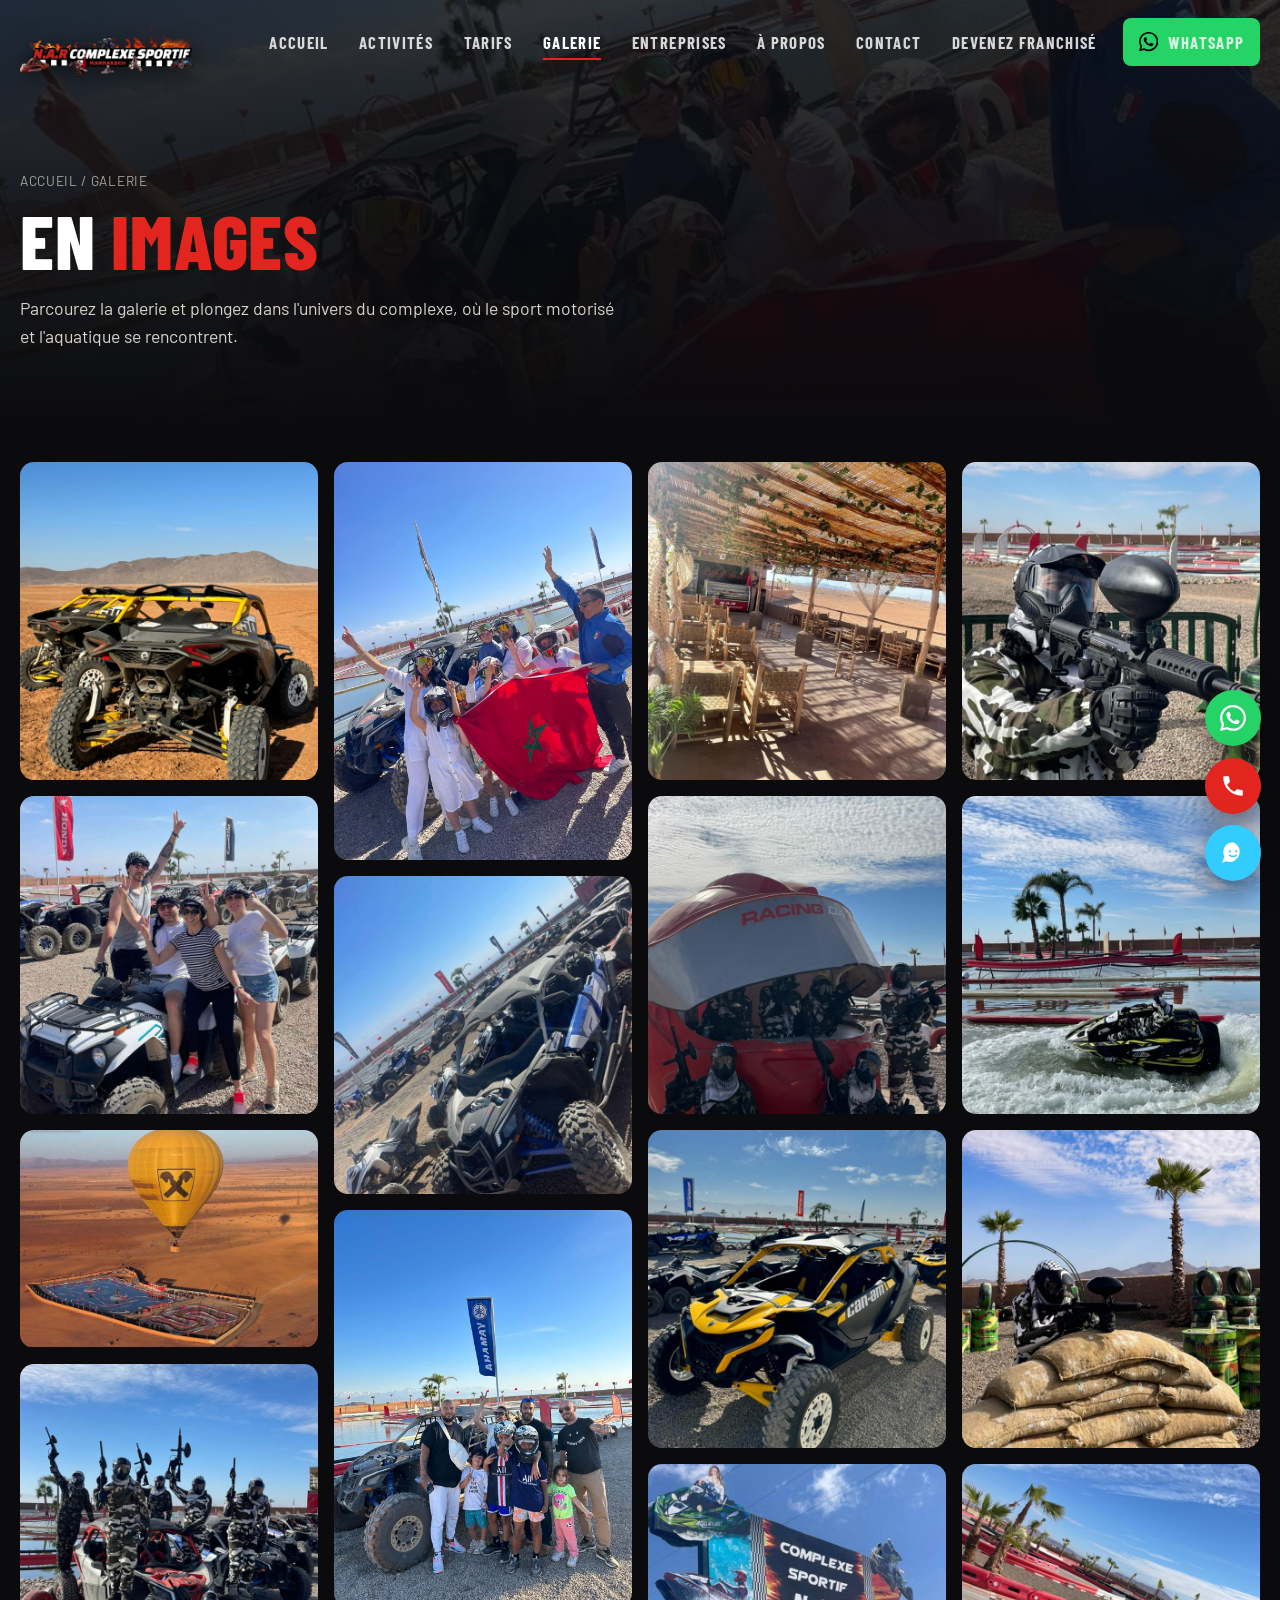
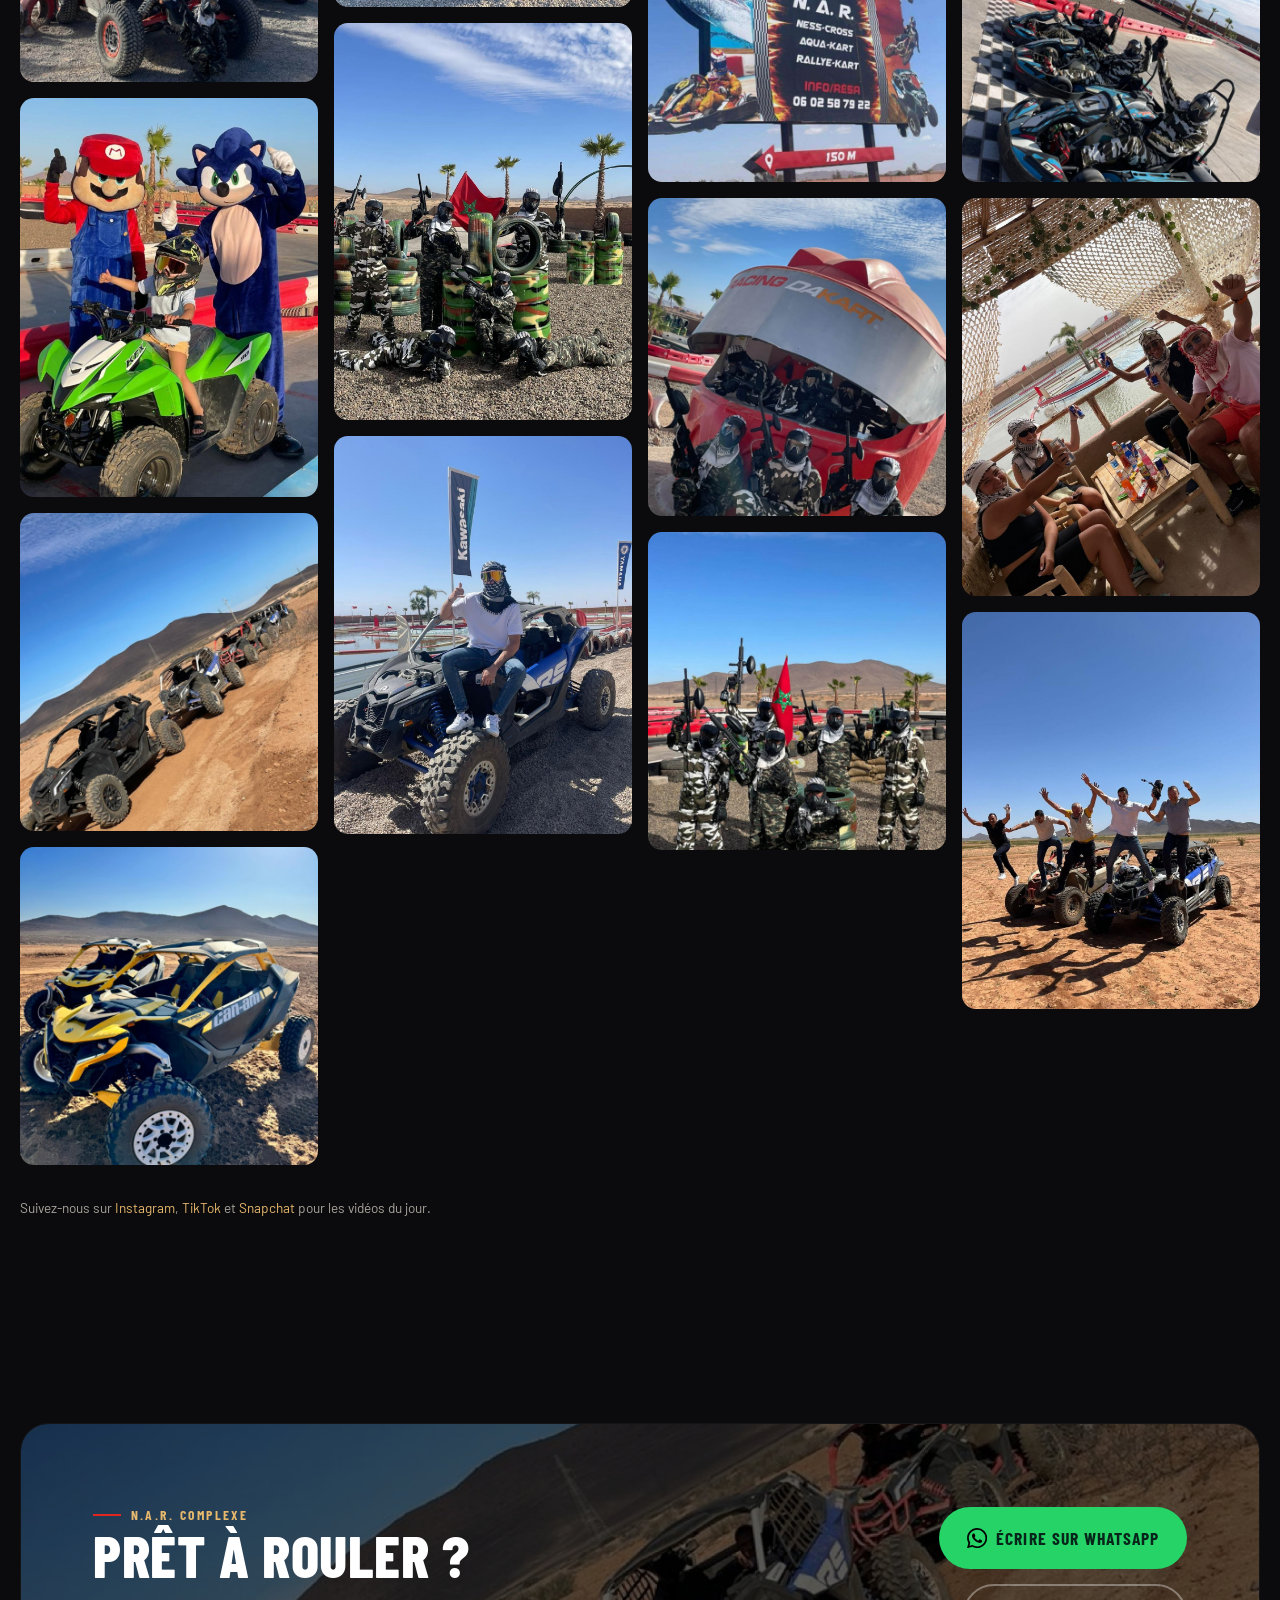
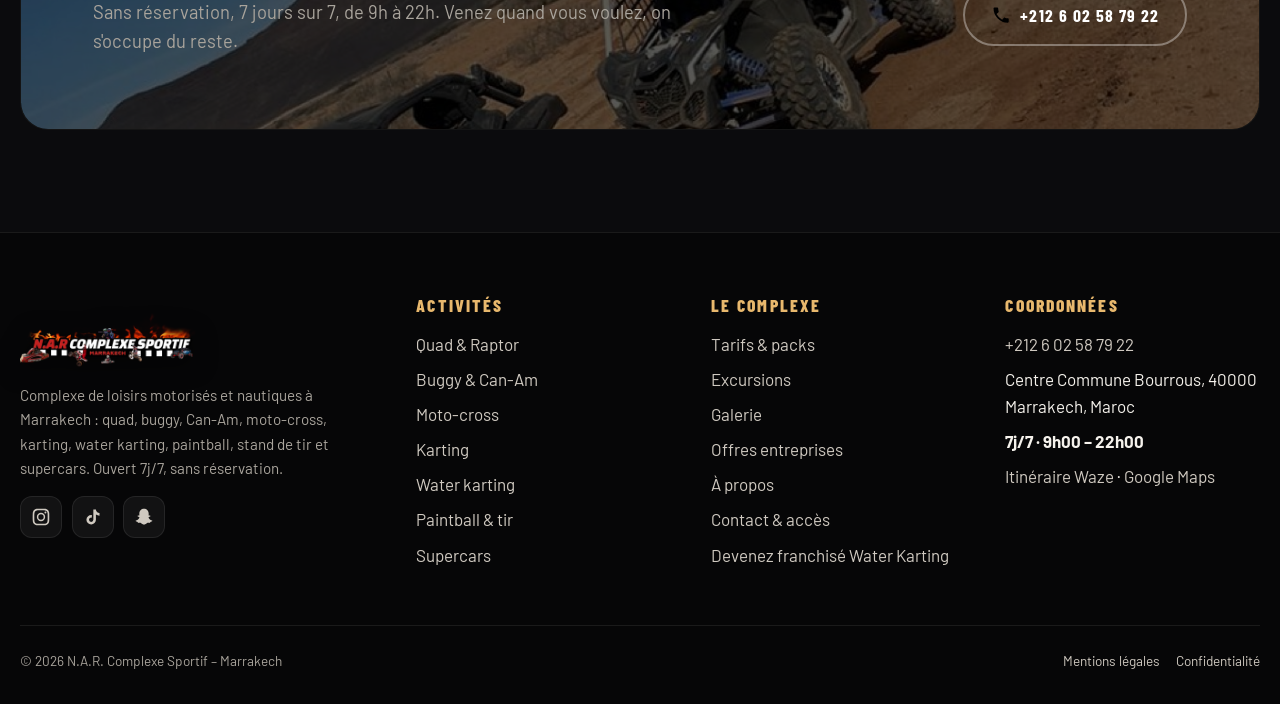
<file: galerie.html>
<!doctype html>
<html lang="fr"><head>
<meta charset="utf-8"><meta name="viewport" content="width=device-width,initial-scale=1">
<title>Galerie photos – N.A.R. Complexe Sportif Marrakech</title>
<meta name="description" content="Explorez N.A.R. Complexe en images : quad, Can-Am, karting, water karting, paintball, activités enfants et vue aérienne du complexe à Marrakech.">
<meta name="robots" content="noindex, nofollow">
<link rel="canonical" href="https://www.narcomplexesportif.com/galerie.html">
<meta property="og:title" content="Galerie photos – N.A.R. Complexe Sportif Marrakech"><meta property="og:description" content="Explorez N.A.R. Complexe en images : quad, Can-Am, karting, water karting, paintball, activités enfants et vue aérienne du complexe à Marrakech."><meta property="og:type" content="website"><meta property="og:image" content="assets/img/p-canam-desert.jpg">
<link rel="icon" href="assets/img/logo-footer.png">
<link rel="preconnect" href="https://fonts.googleapis.com"><link rel="preconnect" href="https://fonts.gstatic.com" crossorigin>
<link href="https://fonts.googleapis.com/css2?family=Barlow+Condensed:wght@500;700;800&family=Barlow:wght@400;500;600;700&display=swap" rel="stylesheet">
<link rel="stylesheet" href="assets/style.css?v=2">
<script type="application/ld+json">{"@context": "https://schema.org", "@type": "SportsActivityLocation", "name": "N.A.R. Complexe Sportif", "url": "https://www.narcomplexesportif.com/", "telephone": "+212602587922", "image": "https://www.narcomplexesportif.com/assets/img/p-canam-desert.jpg", "address": {"@type": "PostalAddress", "streetAddress": "Centre Commune Bourrous", "postalCode": "40000", "addressLocality": "Marrakech", "addressCountry": "MA"}, "openingHoursSpecification": [{"@type": "OpeningHoursSpecification", "dayOfWeek": ["Monday", "Tuesday", "Wednesday", "Thursday", "Friday", "Saturday", "Sunday"], "opens": "09:00", "closes": "22:00"}], "priceRange": "100 DH - 4500 DH", "sameAs": ["https://www.instagram.com/n.a.r_complexe/", "https://www.tiktok.com/@n.a.r_complexe", "https://www.snapchat.com/add/narcomplexe"]}</script>
</head><body>
<header class="header"><div class="wrap">
  <a class="brand" href="index.html" aria-label="N.A.R. Complexe Sportif, accueil"><img src="assets/img/logo.png" alt="N.A.R. Complexe Sportif Marrakech" width="160" height="62"></a>
  <nav class="nav" aria-label="Menu principal"><a href="index.html">Accueil</a><a href="activites.html">Activités</a><a href="tarifs.html">Tarifs</a><a href="galerie.html" class="active">Galerie</a><a href="entreprises.html">Entreprises</a><a href="a-propos.html">À propos</a><a href="contact.html">Contact</a><a href="franchise.html" class="nav-ext">Devenez franchisé</a><a class="btn btn-wa btn-sm nav-cta" href="https://wa.me/212602587922" target="_blank" rel="noopener"><svg viewBox="0 0 24 24"><path d="M20.5 3.5A11.9 11.9 0 0 0 12 0C5.4 0 .1 5.3.1 11.9c0 2.1.6 4.1 1.6 5.9L0 24l6.3-1.7a12 12 0 0 0 5.7 1.5c6.6 0 11.9-5.3 11.9-11.9 0-3.2-1.2-6.2-3.4-8.4ZM12 21.8c-1.8 0-3.5-.5-5-1.4l-.4-.2-3.7 1 1-3.6-.2-.4A9.8 9.8 0 0 1 2.1 12C2.1 6.5 6.5 2 12 2c2.6 0 5.1 1 7 2.9a9.8 9.8 0 0 1 2.9 7c0 5.5-4.5 9.9-9.9 9.9Zm5.4-7.4c-.3-.1-1.8-.9-2-1-.3-.1-.5-.1-.7.1-.2.3-.8 1-.9 1.2-.2.2-.3.2-.6.1-.3-.1-1.3-.5-2.4-1.5-.9-.8-1.5-1.8-1.7-2.1-.2-.3 0-.5.1-.6l.4-.5.3-.5v-.5l-.9-2.2c-.2-.6-.5-.5-.7-.5h-.6c-.2 0-.5.1-.8.4-.3.3-1 1-1 2.5s1.1 2.9 1.2 3.1c.1.2 2.1 3.2 5.1 4.5.7.3 1.3.5 1.7.6.7.2 1.4.2 1.9.1.6-.1 1.8-.7 2-1.4.2-.7.2-1.3.2-1.4-.1-.2-.3-.3-.6-.4Z"/></svg> WhatsApp</a>
   <div class="nav-socials"><a href="https://www.instagram.com/n.a.r_complexe/" target="_blank" rel="noopener" aria-label="Instagram"><svg viewBox="0 0 24 24"><path d="M12 7a5 5 0 1 0 0 10 5 5 0 0 0 0-10Zm0 8.2a3.2 3.2 0 1 1 0-6.4 3.2 3.2 0 0 1 0 6.4ZM17.3 5.5a1.2 1.2 0 1 0 0 2.4 1.2 1.2 0 0 0 0-2.4ZM21.9 7.9c-.1-1.6-.4-3-1.6-4.2S17.7 2.2 16.1 2.1C14.5 2 9.5 2 7.9 2.1c-1.6.1-3 .4-4.2 1.6S2.2 6.3 2.1 7.9C2 9.5 2 14.5 2.1 16.1c.1 1.6.4 3 1.6 4.2s2.6 1.5 4.2 1.6c1.6.1 6.6.1 8.2 0 1.6-.1 3-.4 4.2-1.6s1.5-2.6 1.6-4.2c.1-1.6.1-6.6 0-8.2Zm-2.3 10a3.3 3.3 0 0 1-1.8 1.8c-1.3.5-4.3.4-5.8.4s-4.5.1-5.8-.4a3.3 3.3 0 0 1-1.8-1.8C3.9 16.6 4 13.6 4 12s-.1-4.5.4-5.8a3.3 3.3 0 0 1 1.8-1.8C7.5 3.9 10.5 4 12 4s4.5-.1 5.8.4a3.3 3.3 0 0 1 1.8 1.8c.5 1.3.4 4.3.4 5.8s.1 4.5-.4 5.9Z"/></svg></a><a href="https://www.tiktok.com/@n.a.r_complexe" target="_blank" rel="noopener" aria-label="TikTok"><svg viewBox="0 0 24 24"><path d="M16.6 5.8A4.3 4.3 0 0 1 15.5 3h-3.1v12.4a2.6 2.6 0 0 1-2.6 2.5 2.6 2.6 0 0 1-2.6-2.6 2.6 2.6 0 0 1 3.4-2.5V9.7a5.7 5.7 0 0 0-6.5 5.6A5.7 5.7 0 0 0 9.8 21a5.7 5.7 0 0 0 5.7-5.7V9a7.3 7.3 0 0 0 4.3 1.4V7.3s-1.9.1-3.2-1.5Z"/></svg></a><a href="https://www.snapchat.com/add/narcomplexe" target="_blank" rel="noopener" aria-label="Snapchat"><svg viewBox="0 0 24 24"><path d="M12 2c3.3 0 5.6 2.5 5.6 5.8v2.4c.4.2.9 0 1.3-.1.5-.1.9.2.9.6 0 .5-.6.8-1.2 1-.4.2-1 .3-1.1.7-.1.3.1.6.2.8 1 1.8 2.5 2.8 4 3.1.3.1.4.3.3.6-.3.6-1.4.9-2.4 1.1-.1.2-.2.8-.4 1-.2.2-.6.1-1.1 0-.8-.1-1.8-.2-2.8.5-.9.6-1.7 1.5-3.3 1.5s-2.4-.9-3.3-1.5c-1-.7-2-.6-2.8-.5-.5.1-.9.2-1.1 0-.2-.2-.3-.8-.4-1-1-.2-2.1-.5-2.4-1.1-.1-.3 0-.5.3-.6 1.5-.3 3-1.3 4-3.1.1-.2.3-.5.2-.8-.1-.4-.7-.5-1.1-.7-.6-.2-1.2-.5-1.2-1 0-.4.4-.7.9-.6.4.1.9.3 1.3.1V7.8C6.4 4.5 8.7 2 12 2Z"/></svg></a></div></nav>
  <button class="burger" aria-label="Ouvrir le menu" aria-expanded="false"><svg viewBox="0 0 24 24" fill="none" stroke="currentColor" stroke-width="2"><path d="M4 7h16M4 12h16M4 17h16"/></svg></button>
</div></header>
<main>
<section class="page-head"><img src="assets/img/p-groupe-drapeau.jpg" alt="" aria-hidden="true"><div class="wrap">
 <div class="crumbs"><a href="index.html">Accueil</a> / Galerie</div><h1>En <span class='accent'>images</span></h1><p>Parcourez la galerie et plongez dans l'univers du complexe, où le sport motorisé et l'aquatique se rencontrent.</p></div></section><section style="padding-top:2rem"><div class="wrap"><div class="masonry"><a href="assets/img/p-canam-desert.jpg" data-lightbox class="rv"><img src="assets/img/p-canam-desert.jpg" alt="Can-Am Maverick dans le désert de Marrakech" loading="lazy"></a><a href="assets/img/p-groupe-quad.jpg" data-lightbox class="rv"><img src="assets/img/p-groupe-quad.jpg" alt="Groupe d'amis en quad Kawasaki" loading="lazy"></a><a href="assets/img/p-drone.jpg" data-lightbox class="rv"><img src="assets/img/p-drone.jpg" alt="Vue aérienne du complexe : circuit de water karting et karting" loading="lazy"></a><a href="assets/img/p-paintball-groupe.jpg" data-lightbox class="rv"><img src="assets/img/p-paintball-groupe.jpg" alt="Équipe de paintball devant les Can-Am" loading="lazy"></a><a href="assets/img/p-enfants-mascottes.jpg" data-lightbox class="rv"><img src="assets/img/p-enfants-mascottes.jpg" alt="Activités enfants avec mascottes" loading="lazy"></a><a href="assets/img/p-desert-buggies.jpg" data-lightbox class="rv"><img src="assets/img/p-desert-buggies.jpg" alt="Convoi de buggies dans le désert" loading="lazy"></a><a href="assets/img/p-canam-jaune.jpg" data-lightbox class="rv"><img src="assets/img/p-canam-jaune.jpg" alt="Can-Am Maverick jaune" loading="lazy"></a><a href="assets/img/p-groupe-drapeau.jpg" data-lightbox class="rv"><img src="assets/img/p-groupe-drapeau.jpg" alt="Groupe avec le drapeau marocain sur le circuit" loading="lazy"></a><a href="assets/img/p-flotte.jpg" data-lightbox class="rv"><img src="assets/img/p-flotte.jpg" alt="La flotte de Can-Am" loading="lazy"></a><a href="assets/img/p-famille.jpg" data-lightbox class="rv"><img src="assets/img/p-famille.jpg" alt="Famille devant un Can-Am" loading="lazy"></a><a href="assets/img/p-paintball-terrain.jpg" data-lightbox class="rv"><img src="assets/img/p-paintball-terrain.jpg" alt="Terrain de paintball" loading="lazy"></a><a href="assets/img/p-pilote.jpg" data-lightbox class="rv"><img src="assets/img/p-pilote.jpg" alt="Pilote sur Can-Am X RS" loading="lazy"></a><a href="assets/img/p-terrasse.jpg" data-lightbox class="rv"><img src="assets/img/p-terrasse.jpg" alt="Terrasse ombragée du complexe" loading="lazy"></a><a href="assets/img/p-casque.jpg" data-lightbox class="rv"><img src="assets/img/p-casque.jpg" alt="Casque racing et jet ski" loading="lazy"></a><a href="assets/img/p-canam-flotte.jpg" data-lightbox class="rv"><img src="assets/img/p-canam-flotte.jpg" alt="Can-Am alignés devant la piste" loading="lazy"></a><a href="assets/img/p-panneau.jpg" data-lightbox class="rv"><img src="assets/img/p-panneau.jpg" alt="Panneau d'entrée du complexe" loading="lazy"></a><a href="assets/img/p-13.jpg" data-lightbox class="rv"><img src="assets/img/p-13.jpg" alt="Au complexe" loading="lazy"></a><a href="assets/img/p-14.jpg" data-lightbox class="rv"><img src="assets/img/p-14.jpg" alt="Au complexe" loading="lazy"></a><a href="assets/img/p-15.jpg" data-lightbox class="rv"><img src="assets/img/p-15.jpg" alt="Au complexe" loading="lazy"></a><a href="assets/img/p-16.jpg" data-lightbox class="rv"><img src="assets/img/p-16.jpg" alt="Au complexe" loading="lazy"></a><a href="assets/img/p-17.jpg" data-lightbox class="rv"><img src="assets/img/p-17.jpg" alt="Au complexe" loading="lazy"></a><a href="assets/img/p-18.jpg" data-lightbox class="rv"><img src="assets/img/p-18.jpg" alt="Au complexe" loading="lazy"></a><a href="assets/img/p-24.jpg" data-lightbox class="rv"><img src="assets/img/p-24.jpg" alt="Au complexe" loading="lazy"></a><a href="assets/img/p-25.jpg" data-lightbox class="rv"><img src="assets/img/p-25.jpg" alt="Au complexe" loading="lazy"></a></div><p class="form-note" style="margin-top:2rem">Suivez-nous sur <a class="sand" href="https://www.instagram.com/n.a.r_complexe/" target="_blank" rel="noopener">Instagram</a>, <a class="sand" href="https://www.tiktok.com/@n.a.r_complexe" target="_blank" rel="noopener">TikTok</a> et <a class="sand" href="https://www.snapchat.com/add/narcomplexe" target="_blank" rel="noopener">Snapchat</a> pour les vidéos du jour.</p></div></section><section><div class="wrap"><div class="cta-band rv"><img class="bg" src="assets/img/p-desert-buggies.jpg" alt="">
 <div><span class="eyebrow">N.A.R. Complexe</span><h2>Prêt à rouler ?</h2><p class="lead" style="margin-top:.8rem">Sans réservation, 7 jours sur 7, de 9h à 22h. Venez quand vous voulez, on s'occupe du reste.</p></div>
 <div class="actions"><a class="btn btn-wa" href="https://wa.me/212602587922" target="_blank" rel="noopener"><svg viewBox="0 0 24 24"><path d="M20.5 3.5A11.9 11.9 0 0 0 12 0C5.4 0 .1 5.3.1 11.9c0 2.1.6 4.1 1.6 5.9L0 24l6.3-1.7a12 12 0 0 0 5.7 1.5c6.6 0 11.9-5.3 11.9-11.9 0-3.2-1.2-6.2-3.4-8.4ZM12 21.8c-1.8 0-3.5-.5-5-1.4l-.4-.2-3.7 1 1-3.6-.2-.4A9.8 9.8 0 0 1 2.1 12C2.1 6.5 6.5 2 12 2c2.6 0 5.1 1 7 2.9a9.8 9.8 0 0 1 2.9 7c0 5.5-4.5 9.9-9.9 9.9Zm5.4-7.4c-.3-.1-1.8-.9-2-1-.3-.1-.5-.1-.7.1-.2.3-.8 1-.9 1.2-.2.2-.3.2-.6.1-.3-.1-1.3-.5-2.4-1.5-.9-.8-1.5-1.8-1.7-2.1-.2-.3 0-.5.1-.6l.4-.5.3-.5v-.5l-.9-2.2c-.2-.6-.5-.5-.7-.5h-.6c-.2 0-.5.1-.8.4-.3.3-1 1-1 2.5s1.1 2.9 1.2 3.1c.1.2 2.1 3.2 5.1 4.5.7.3 1.3.5 1.7.6.7.2 1.4.2 1.9.1.6-.1 1.8-.7 2-1.4.2-.7.2-1.3.2-1.4-.1-.2-.3-.3-.6-.4Z"/></svg> Écrire sur WhatsApp</a><a class="btn btn-ghost" href="tel:+212602587922"><svg viewBox="0 0 24 24"><path d="M6.6 10.8a15 15 0 0 0 6.6 6.6l2.2-2.2c.3-.3.7-.4 1-.2 1.1.4 2.3.6 3.6.6.6 0 1 .4 1 1V20c0 .6-.4 1-1 1A17 17 0 0 1 3 4c0-.6.4-1 1-1h3.5c.6 0 1 .4 1 1 0 1.3.2 2.5.6 3.6.1.3 0 .7-.2 1l-2.3 2.2Z"/></svg> +212 6 02 58 79 22</a></div>
</div></div></section>
</main>
<footer class="footer"><div class="wrap">
 <div class="cols">
  <div><a class="brand" href="index.html"><img src="assets/img/logo.png" alt="N.A.R. Complexe Sportif"></a>
   <p>Complexe de loisirs motorisés et nautiques à Marrakech : quad, buggy, Can-Am, moto-cross, karting, water karting, paintball, stand de tir et supercars. Ouvert 7j/7, sans réservation.</p>
   <div class="socials">
    <a href="https://www.instagram.com/n.a.r_complexe/" target="_blank" rel="noopener" aria-label="Instagram"><svg viewBox="0 0 24 24"><path d="M12 7a5 5 0 1 0 0 10 5 5 0 0 0 0-10Zm0 8.2a3.2 3.2 0 1 1 0-6.4 3.2 3.2 0 0 1 0 6.4ZM17.3 5.5a1.2 1.2 0 1 0 0 2.4 1.2 1.2 0 0 0 0-2.4ZM21.9 7.9c-.1-1.6-.4-3-1.6-4.2S17.7 2.2 16.1 2.1C14.5 2 9.5 2 7.9 2.1c-1.6.1-3 .4-4.2 1.6S2.2 6.3 2.1 7.9C2 9.5 2 14.5 2.1 16.1c.1 1.6.4 3 1.6 4.2s2.6 1.5 4.2 1.6c1.6.1 6.6.1 8.2 0 1.6-.1 3-.4 4.2-1.6s1.5-2.6 1.6-4.2c.1-1.6.1-6.6 0-8.2Zm-2.3 10a3.3 3.3 0 0 1-1.8 1.8c-1.3.5-4.3.4-5.8.4s-4.5.1-5.8-.4a3.3 3.3 0 0 1-1.8-1.8C3.9 16.6 4 13.6 4 12s-.1-4.5.4-5.8a3.3 3.3 0 0 1 1.8-1.8C7.5 3.9 10.5 4 12 4s4.5-.1 5.8.4a3.3 3.3 0 0 1 1.8 1.8c.5 1.3.4 4.3.4 5.8s.1 4.5-.4 5.9Z"/></svg></a>
    <a href="https://www.tiktok.com/@n.a.r_complexe" target="_blank" rel="noopener" aria-label="TikTok"><svg viewBox="0 0 24 24"><path d="M16.6 5.8A4.3 4.3 0 0 1 15.5 3h-3.1v12.4a2.6 2.6 0 0 1-2.6 2.5 2.6 2.6 0 0 1-2.6-2.6 2.6 2.6 0 0 1 3.4-2.5V9.7a5.7 5.7 0 0 0-6.5 5.6A5.7 5.7 0 0 0 9.8 21a5.7 5.7 0 0 0 5.7-5.7V9a7.3 7.3 0 0 0 4.3 1.4V7.3s-1.9.1-3.2-1.5Z"/></svg></a>
    <a href="https://www.snapchat.com/add/narcomplexe" target="_blank" rel="noopener" aria-label="Snapchat"><svg viewBox="0 0 24 24"><path d="M12 2c3.3 0 5.6 2.5 5.6 5.8v2.4c.4.2.9 0 1.3-.1.5-.1.9.2.9.6 0 .5-.6.8-1.2 1-.4.2-1 .3-1.1.7-.1.3.1.6.2.8 1 1.8 2.5 2.8 4 3.1.3.1.4.3.3.6-.3.6-1.4.9-2.4 1.1-.1.2-.2.8-.4 1-.2.2-.6.1-1.1 0-.8-.1-1.8-.2-2.8.5-.9.6-1.7 1.5-3.3 1.5s-2.4-.9-3.3-1.5c-1-.7-2-.6-2.8-.5-.5.1-.9.2-1.1 0-.2-.2-.3-.8-.4-1-1-.2-2.1-.5-2.4-1.1-.1-.3 0-.5.3-.6 1.5-.3 3-1.3 4-3.1.1-.2.3-.5.2-.8-.1-.4-.7-.5-1.1-.7-.6-.2-1.2-.5-1.2-1 0-.4.4-.7.9-.6.4.1.9.3 1.3.1V7.8C6.4 4.5 8.7 2 12 2Z"/></svg></a>
   </div></div>
  <div><h4>Activités</h4><ul>
   <li><a href="activites.html#quad">Quad &amp; Raptor</a></li><li><a href="activites.html#canam">Buggy &amp; Can-Am</a></li><li><a href="activites.html#cross">Moto-cross</a></li>
   <li><a href="activites.html#karting">Karting</a></li><li><a href="activites.html#waterkarting">Water karting</a></li><li><a href="activites.html#paintball">Paintball &amp; tir</a></li><li><a href="activites.html#supercars">Supercars</a></li></ul></div>
  <div><h4>Le complexe</h4><ul>
   <li><a href="tarifs.html">Tarifs &amp; packs</a></li><li><a href="tarifs.html#excursions">Excursions</a></li><li><a href="galerie.html">Galerie</a></li>
   <li><a href="entreprises.html">Offres entreprises</a></li><li><a href="a-propos.html">À propos</a></li><li><a href="contact.html">Contact &amp; accès</a></li><li><a href="franchise.html">Devenez franchisé Water Karting</a></li></ul></div>
  <div><h4>Coordonnées</h4><ul>
   <li><a href="tel:+212602587922">+212 6 02 58 79 22</a></li><li>Centre Commune Bourrous, 40000 Marrakech, Maroc</li><li><strong>7j/7 · 9h00 – 22h00</strong></li>
   <li><a href="https://www.waze.com/en/live-map/directions/ma/marrakech-safi/n.a.r-complexe-sportif-location-quad-cross-raptor-buggy-waterkarting-paintball-karting-marrakech?place=ChIJ9RRt12yLrw0RAxssu5ktRnk" target="_blank" rel="noopener">Itinéraire Waze</a> · <a href="https://maps.google.com/?cid=8738722265252502275" target="_blank" rel="noopener">Google Maps</a></li></ul></div>
 </div>
 <div class="legal"><span>© 2026 N.A.R. Complexe Sportif – Marrakech</span><span><a href="mentions-legales.html">Mentions légales</a><a href="politique-de-confidentialite.html">Confidentialité</a></span></div>
</div></footer>
<div class="float">
 <a class="wa" href="https://wa.me/212602587922" target="_blank" rel="noopener" aria-label="WhatsApp"><svg viewBox="0 0 24 24"><path d="M20.5 3.5A11.9 11.9 0 0 0 12 0C5.4 0 .1 5.3.1 11.9c0 2.1.6 4.1 1.6 5.9L0 24l6.3-1.7a12 12 0 0 0 5.7 1.5c6.6 0 11.9-5.3 11.9-11.9 0-3.2-1.2-6.2-3.4-8.4ZM12 21.8c-1.8 0-3.5-.5-5-1.4l-.4-.2-3.7 1 1-3.6-.2-.4A9.8 9.8 0 0 1 2.1 12C2.1 6.5 6.5 2 12 2c2.6 0 5.1 1 7 2.9a9.8 9.8 0 0 1 2.9 7c0 5.5-4.5 9.9-9.9 9.9Zm5.4-7.4c-.3-.1-1.8-.9-2-1-.3-.1-.5-.1-.7.1-.2.3-.8 1-.9 1.2-.2.2-.3.2-.6.1-.3-.1-1.3-.5-2.4-1.5-.9-.8-1.5-1.8-1.7-2.1-.2-.3 0-.5.1-.6l.4-.5.3-.5v-.5l-.9-2.2c-.2-.6-.5-.5-.7-.5h-.6c-.2 0-.5.1-.8.4-.3.3-1 1-1 2.5s1.1 2.9 1.2 3.1c.1.2 2.1 3.2 5.1 4.5.7.3 1.3.5 1.7.6.7.2 1.4.2 1.9.1.6-.1 1.8-.7 2-1.4.2-.7.2-1.3.2-1.4-.1-.2-.3-.3-.6-.4Z"/></svg></a>
 <a class="tel" href="tel:+212602587922" aria-label="Appeler"><svg viewBox="0 0 24 24"><path d="M6.6 10.8a15 15 0 0 0 6.6 6.6l2.2-2.2c.3-.3.7-.4 1-.2 1.1.4 2.3.6 3.6.6.6 0 1 .4 1 1V20c0 .6-.4 1-1 1A17 17 0 0 1 3 4c0-.6.4-1 1-1h3.5c.6 0 1 .4 1 1 0 1.3.2 2.5.6 3.6.1.3 0 .7-.2 1l-2.3 2.2Z"/></svg></a>
 <a class="wz" href="https://www.waze.com/en/live-map/directions/ma/marrakech-safi/n.a.r-complexe-sportif-location-quad-cross-raptor-buggy-waterkarting-paintball-karting-marrakech?place=ChIJ9RRt12yLrw0RAxssu5ktRnk" target="_blank" rel="noopener" aria-label="Itinéraire Waze"><svg viewBox="0 0 24 24"><path d="M12 2a9 9 0 0 0-9 9c0 1.6.4 3 1.1 4.3L2 21l3.8-1.3A9 9 0 1 0 12 2Zm-3 7.5a1 1 0 1 1 0 2 1 1 0 0 1 0-2Zm6 0a1 1 0 1 1 0 2 1 1 0 0 1 0-2Zm-6.6 4.3c.2-.4.7-.5 1-.3 1.6 1.2 3.6 1.2 5.2 0 .3-.2.8-.1 1 .3.2.3.1.8-.2 1a5.8 5.8 0 0 1-6.8 0c-.3-.2-.4-.7-.2-1Z"/></svg></a>
</div>
<div class="lightbox" role="dialog" aria-label="Photo agrandie"><button aria-label="Fermer">×</button><img alt=""></div>
<script src="assets/app.js?v=2" defer></script>
</body></html>
</file>
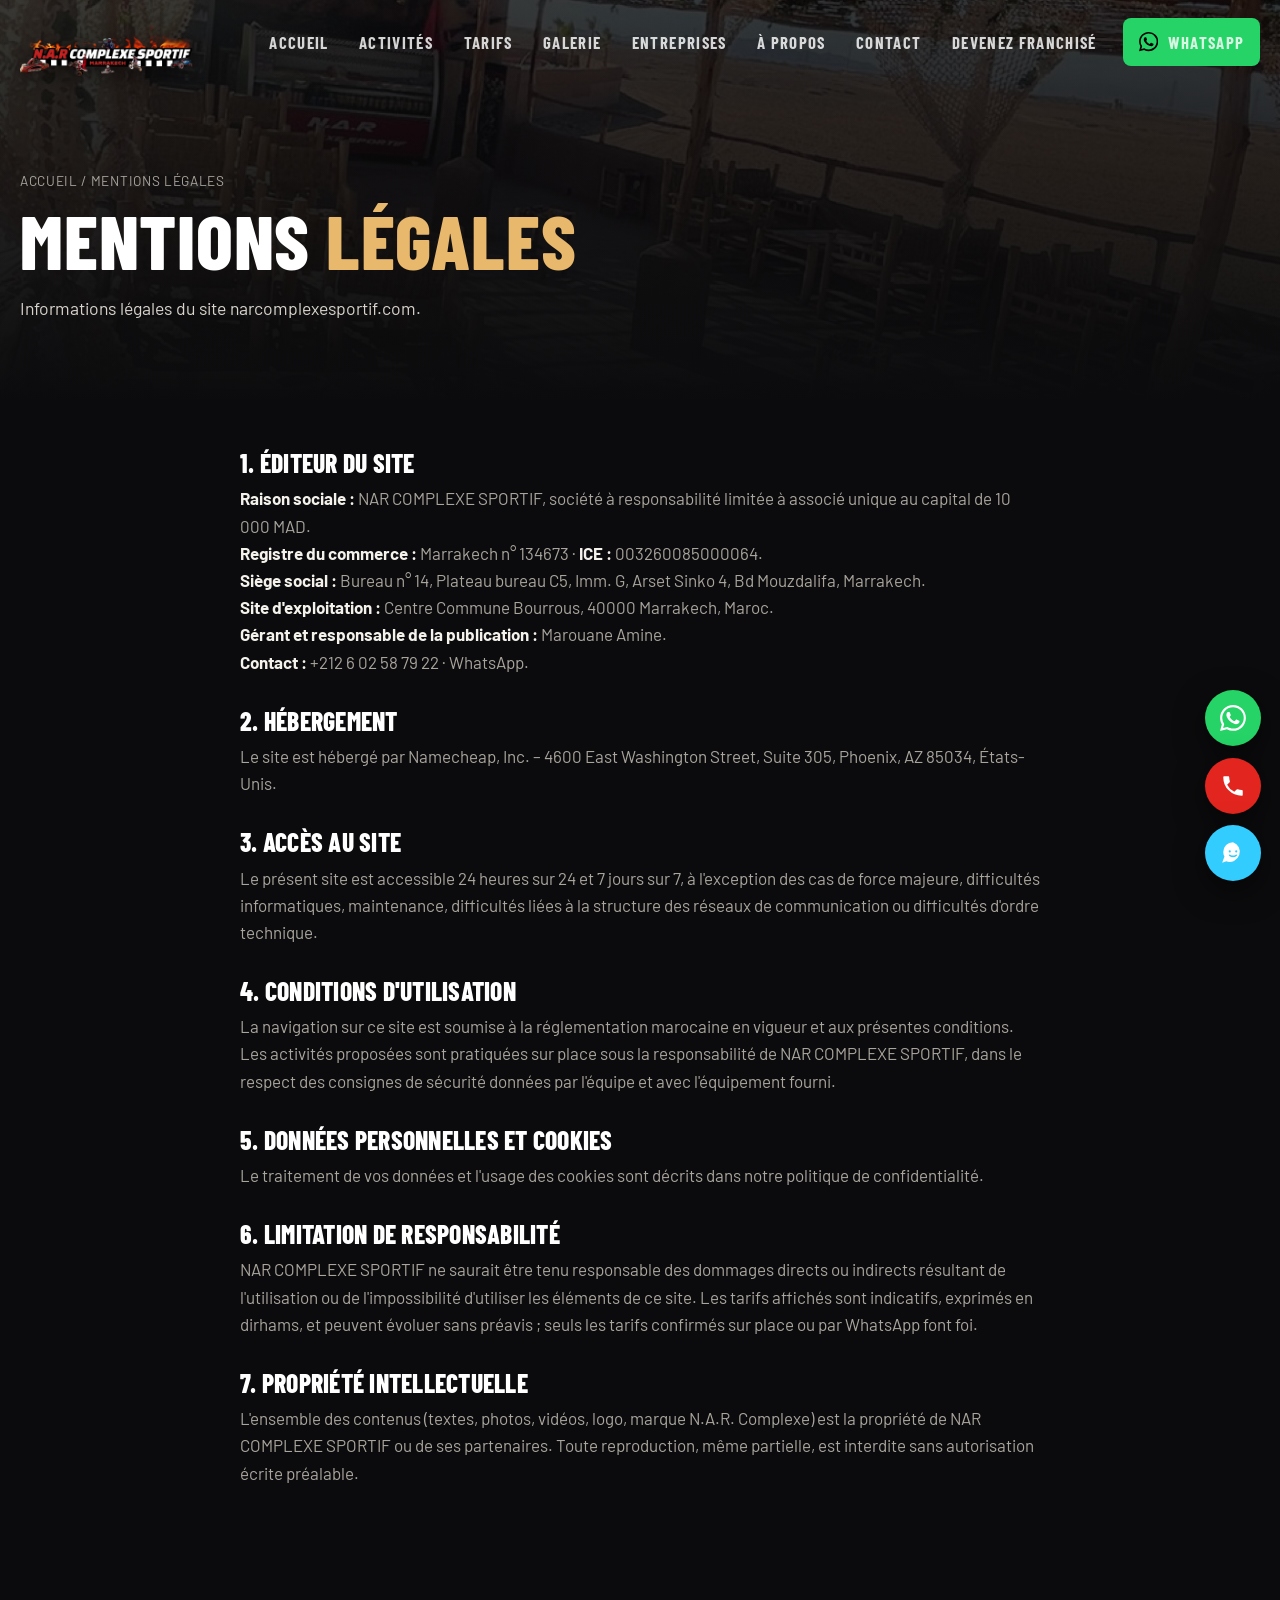
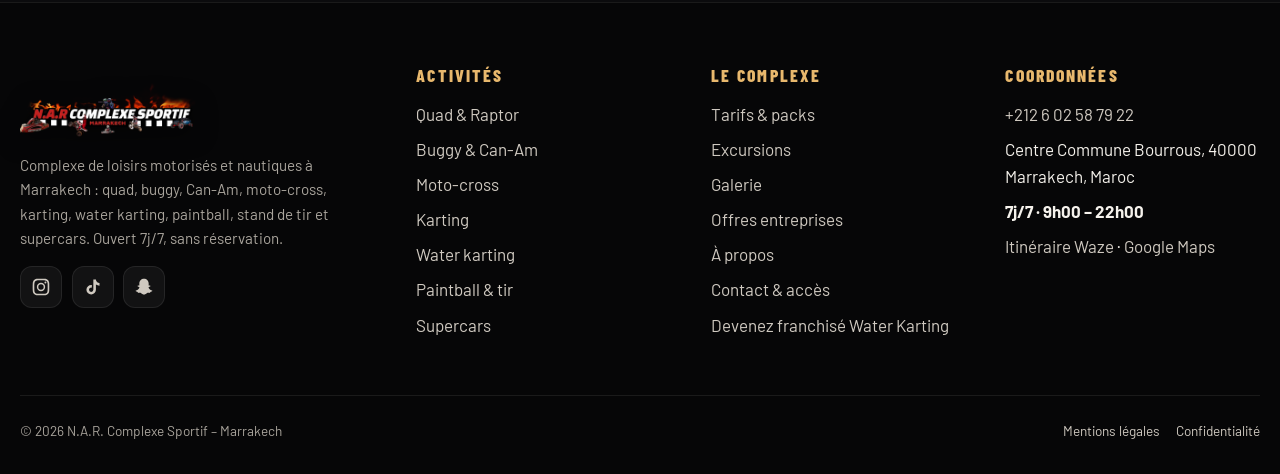
<file: mentions-legales.html>
<!doctype html>
<html lang="fr"><head>
<meta charset="utf-8"><meta name="viewport" content="width=device-width,initial-scale=1">
<title>Mentions légales – N.A.R. Complexe Sportif</title>
<meta name="description" content="Mentions légales du site N.A.R. Complexe Sportif, Marrakech : éditeur, hébergeur, conditions d'utilisation.">
<meta name="robots" content="noindex, nofollow">
<link rel="canonical" href="https://www.narcomplexesportif.com/mentions-legales.html">
<meta property="og:title" content="Mentions légales – N.A.R. Complexe Sportif"><meta property="og:description" content="Mentions légales du site N.A.R. Complexe Sportif, Marrakech : éditeur, hébergeur, conditions d'utilisation."><meta property="og:type" content="website"><meta property="og:image" content="assets/img/p-canam-desert.jpg">
<link rel="icon" href="assets/img/logo-footer.png">
<link rel="preconnect" href="https://fonts.googleapis.com"><link rel="preconnect" href="https://fonts.gstatic.com" crossorigin>
<link href="https://fonts.googleapis.com/css2?family=Barlow+Condensed:wght@500;700;800&family=Barlow:wght@400;500;600;700&display=swap" rel="stylesheet">
<link rel="stylesheet" href="assets/style.css?v=2">
<script type="application/ld+json">{"@context": "https://schema.org", "@type": "SportsActivityLocation", "name": "N.A.R. Complexe Sportif", "url": "https://www.narcomplexesportif.com/", "telephone": "+212602587922", "image": "https://www.narcomplexesportif.com/assets/img/p-canam-desert.jpg", "address": {"@type": "PostalAddress", "streetAddress": "Centre Commune Bourrous", "postalCode": "40000", "addressLocality": "Marrakech", "addressCountry": "MA"}, "openingHoursSpecification": [{"@type": "OpeningHoursSpecification", "dayOfWeek": ["Monday", "Tuesday", "Wednesday", "Thursday", "Friday", "Saturday", "Sunday"], "opens": "09:00", "closes": "22:00"}], "priceRange": "100 DH - 4500 DH", "sameAs": ["https://www.instagram.com/n.a.r_complexe/", "https://www.tiktok.com/@n.a.r_complexe", "https://www.snapchat.com/add/narcomplexe"]}</script>
</head><body>
<header class="header"><div class="wrap">
  <a class="brand" href="index.html" aria-label="N.A.R. Complexe Sportif, accueil"><img src="assets/img/logo.png" alt="N.A.R. Complexe Sportif Marrakech" width="160" height="62"></a>
  <nav class="nav" aria-label="Menu principal"><a href="index.html">Accueil</a><a href="activites.html">Activités</a><a href="tarifs.html">Tarifs</a><a href="galerie.html">Galerie</a><a href="entreprises.html">Entreprises</a><a href="a-propos.html">À propos</a><a href="contact.html">Contact</a><a href="franchise.html" class="nav-ext">Devenez franchisé</a><a class="btn btn-wa btn-sm nav-cta" href="https://wa.me/212602587922" target="_blank" rel="noopener"><svg viewBox="0 0 24 24"><path d="M20.5 3.5A11.9 11.9 0 0 0 12 0C5.4 0 .1 5.3.1 11.9c0 2.1.6 4.1 1.6 5.9L0 24l6.3-1.7a12 12 0 0 0 5.7 1.5c6.6 0 11.9-5.3 11.9-11.9 0-3.2-1.2-6.2-3.4-8.4ZM12 21.8c-1.8 0-3.5-.5-5-1.4l-.4-.2-3.7 1 1-3.6-.2-.4A9.8 9.8 0 0 1 2.1 12C2.1 6.5 6.5 2 12 2c2.6 0 5.1 1 7 2.9a9.8 9.8 0 0 1 2.9 7c0 5.5-4.5 9.9-9.9 9.9Zm5.4-7.4c-.3-.1-1.8-.9-2-1-.3-.1-.5-.1-.7.1-.2.3-.8 1-.9 1.2-.2.2-.3.2-.6.1-.3-.1-1.3-.5-2.4-1.5-.9-.8-1.5-1.8-1.7-2.1-.2-.3 0-.5.1-.6l.4-.5.3-.5v-.5l-.9-2.2c-.2-.6-.5-.5-.7-.5h-.6c-.2 0-.5.1-.8.4-.3.3-1 1-1 2.5s1.1 2.9 1.2 3.1c.1.2 2.1 3.2 5.1 4.5.7.3 1.3.5 1.7.6.7.2 1.4.2 1.9.1.6-.1 1.8-.7 2-1.4.2-.7.2-1.3.2-1.4-.1-.2-.3-.3-.6-.4Z"/></svg> WhatsApp</a>
   <div class="nav-socials"><a href="https://www.instagram.com/n.a.r_complexe/" target="_blank" rel="noopener" aria-label="Instagram"><svg viewBox="0 0 24 24"><path d="M12 7a5 5 0 1 0 0 10 5 5 0 0 0 0-10Zm0 8.2a3.2 3.2 0 1 1 0-6.4 3.2 3.2 0 0 1 0 6.4ZM17.3 5.5a1.2 1.2 0 1 0 0 2.4 1.2 1.2 0 0 0 0-2.4ZM21.9 7.9c-.1-1.6-.4-3-1.6-4.2S17.7 2.2 16.1 2.1C14.5 2 9.5 2 7.9 2.1c-1.6.1-3 .4-4.2 1.6S2.2 6.3 2.1 7.9C2 9.5 2 14.5 2.1 16.1c.1 1.6.4 3 1.6 4.2s2.6 1.5 4.2 1.6c1.6.1 6.6.1 8.2 0 1.6-.1 3-.4 4.2-1.6s1.5-2.6 1.6-4.2c.1-1.6.1-6.6 0-8.2Zm-2.3 10a3.3 3.3 0 0 1-1.8 1.8c-1.3.5-4.3.4-5.8.4s-4.5.1-5.8-.4a3.3 3.3 0 0 1-1.8-1.8C3.9 16.6 4 13.6 4 12s-.1-4.5.4-5.8a3.3 3.3 0 0 1 1.8-1.8C7.5 3.9 10.5 4 12 4s4.5-.1 5.8.4a3.3 3.3 0 0 1 1.8 1.8c.5 1.3.4 4.3.4 5.8s.1 4.5-.4 5.9Z"/></svg></a><a href="https://www.tiktok.com/@n.a.r_complexe" target="_blank" rel="noopener" aria-label="TikTok"><svg viewBox="0 0 24 24"><path d="M16.6 5.8A4.3 4.3 0 0 1 15.5 3h-3.1v12.4a2.6 2.6 0 0 1-2.6 2.5 2.6 2.6 0 0 1-2.6-2.6 2.6 2.6 0 0 1 3.4-2.5V9.7a5.7 5.7 0 0 0-6.5 5.6A5.7 5.7 0 0 0 9.8 21a5.7 5.7 0 0 0 5.7-5.7V9a7.3 7.3 0 0 0 4.3 1.4V7.3s-1.9.1-3.2-1.5Z"/></svg></a><a href="https://www.snapchat.com/add/narcomplexe" target="_blank" rel="noopener" aria-label="Snapchat"><svg viewBox="0 0 24 24"><path d="M12 2c3.3 0 5.6 2.5 5.6 5.8v2.4c.4.2.9 0 1.3-.1.5-.1.9.2.9.6 0 .5-.6.8-1.2 1-.4.2-1 .3-1.1.7-.1.3.1.6.2.8 1 1.8 2.5 2.8 4 3.1.3.1.4.3.3.6-.3.6-1.4.9-2.4 1.1-.1.2-.2.8-.4 1-.2.2-.6.1-1.1 0-.8-.1-1.8-.2-2.8.5-.9.6-1.7 1.5-3.3 1.5s-2.4-.9-3.3-1.5c-1-.7-2-.6-2.8-.5-.5.1-.9.2-1.1 0-.2-.2-.3-.8-.4-1-1-.2-2.1-.5-2.4-1.1-.1-.3 0-.5.3-.6 1.5-.3 3-1.3 4-3.1.1-.2.3-.5.2-.8-.1-.4-.7-.5-1.1-.7-.6-.2-1.2-.5-1.2-1 0-.4.4-.7.9-.6.4.1.9.3 1.3.1V7.8C6.4 4.5 8.7 2 12 2Z"/></svg></a></div></nav>
  <button class="burger" aria-label="Ouvrir le menu" aria-expanded="false"><svg viewBox="0 0 24 24" fill="none" stroke="currentColor" stroke-width="2"><path d="M4 7h16M4 12h16M4 17h16"/></svg></button>
</div></header>
<main>
<section class="page-head"><img src="assets/img/p-terrasse.jpg" alt="" aria-hidden="true"><div class="wrap">
 <div class="crumbs"><a href="index.html">Accueil</a> / Mentions légales</div><h1>Mentions <span class='sand'>légales</span></h1><p>Informations légales du site narcomplexesportif.com.</p></div></section>
<section style="padding-top:1rem"><div class="wrap prose">
 <h2>1. Éditeur du site</h2><p><strong>Raison sociale :</strong> NAR COMPLEXE SPORTIF, société à responsabilité limitée à associé unique au capital de 10 000 MAD.<br><strong>Registre du commerce :</strong> Marrakech n° 134673 · <strong>ICE :</strong> 003260085000064.<br><strong>Siège social :</strong> Bureau n° 14, Plateau bureau C5, Imm. G, Arset Sinko 4, Bd Mouzdalifa, Marrakech.<br><strong>Site d'exploitation :</strong> Centre Commune Bourrous, 40000 Marrakech, Maroc.<br><strong>Gérant et responsable de la publication :</strong> Marouane Amine.<br><strong>Contact :</strong> <a href="tel:+212602587922">+212 6 02 58 79 22</a> · <a href="https://wa.me/212602587922" target="_blank" rel="noopener">WhatsApp</a>.</p>
 <h2>2. Hébergement</h2><p>Le site est hébergé par Namecheap, Inc. – 4600 East Washington Street, Suite 305, Phoenix, AZ 85034, États-Unis.</p>
 <h2>3. Accès au site</h2><p>Le présent site est accessible 24 heures sur 24 et 7 jours sur 7, à l'exception des cas de force majeure, difficultés informatiques, maintenance, difficultés liées à la structure des réseaux de communication ou difficultés d'ordre technique.</p>
 <h2>4. Conditions d'utilisation</h2><p>La navigation sur ce site est soumise à la réglementation marocaine en vigueur et aux présentes conditions. Les activités proposées sont pratiquées sur place sous la responsabilité de NAR COMPLEXE SPORTIF, dans le respect des consignes de sécurité données par l'équipe et avec l'équipement fourni.</p>
 <h2 id="donnees">5. Données personnelles et cookies</h2><p>Le traitement de vos données et l'usage des cookies sont décrits dans notre <a href="politique-de-confidentialite.html">politique de confidentialité</a>.</p>
 <h2>6. Limitation de responsabilité</h2><p>NAR COMPLEXE SPORTIF ne saurait être tenu responsable des dommages directs ou indirects résultant de l'utilisation ou de l'impossibilité d'utiliser les éléments de ce site. Les tarifs affichés sont indicatifs, exprimés en dirhams, et peuvent évoluer sans préavis ; seuls les tarifs confirmés sur place ou par WhatsApp font foi.</p>
 <h2>7. Propriété intellectuelle</h2><p>L'ensemble des contenus (textes, photos, vidéos, logo, marque N.A.R. Complexe) est la propriété de NAR COMPLEXE SPORTIF ou de ses partenaires. Toute reproduction, même partielle, est interdite sans autorisation écrite préalable.</p>
</div></section>
</main>
<footer class="footer"><div class="wrap">
 <div class="cols">
  <div><a class="brand" href="index.html"><img src="assets/img/logo.png" alt="N.A.R. Complexe Sportif"></a>
   <p>Complexe de loisirs motorisés et nautiques à Marrakech : quad, buggy, Can-Am, moto-cross, karting, water karting, paintball, stand de tir et supercars. Ouvert 7j/7, sans réservation.</p>
   <div class="socials">
    <a href="https://www.instagram.com/n.a.r_complexe/" target="_blank" rel="noopener" aria-label="Instagram"><svg viewBox="0 0 24 24"><path d="M12 7a5 5 0 1 0 0 10 5 5 0 0 0 0-10Zm0 8.2a3.2 3.2 0 1 1 0-6.4 3.2 3.2 0 0 1 0 6.4ZM17.3 5.5a1.2 1.2 0 1 0 0 2.4 1.2 1.2 0 0 0 0-2.4ZM21.9 7.9c-.1-1.6-.4-3-1.6-4.2S17.7 2.2 16.1 2.1C14.5 2 9.5 2 7.9 2.1c-1.6.1-3 .4-4.2 1.6S2.2 6.3 2.1 7.9C2 9.5 2 14.5 2.1 16.1c.1 1.6.4 3 1.6 4.2s2.6 1.5 4.2 1.6c1.6.1 6.6.1 8.2 0 1.6-.1 3-.4 4.2-1.6s1.5-2.6 1.6-4.2c.1-1.6.1-6.6 0-8.2Zm-2.3 10a3.3 3.3 0 0 1-1.8 1.8c-1.3.5-4.3.4-5.8.4s-4.5.1-5.8-.4a3.3 3.3 0 0 1-1.8-1.8C3.9 16.6 4 13.6 4 12s-.1-4.5.4-5.8a3.3 3.3 0 0 1 1.8-1.8C7.5 3.9 10.5 4 12 4s4.5-.1 5.8.4a3.3 3.3 0 0 1 1.8 1.8c.5 1.3.4 4.3.4 5.8s.1 4.5-.4 5.9Z"/></svg></a>
    <a href="https://www.tiktok.com/@n.a.r_complexe" target="_blank" rel="noopener" aria-label="TikTok"><svg viewBox="0 0 24 24"><path d="M16.6 5.8A4.3 4.3 0 0 1 15.5 3h-3.1v12.4a2.6 2.6 0 0 1-2.6 2.5 2.6 2.6 0 0 1-2.6-2.6 2.6 2.6 0 0 1 3.4-2.5V9.7a5.7 5.7 0 0 0-6.5 5.6A5.7 5.7 0 0 0 9.8 21a5.7 5.7 0 0 0 5.7-5.7V9a7.3 7.3 0 0 0 4.3 1.4V7.3s-1.9.1-3.2-1.5Z"/></svg></a>
    <a href="https://www.snapchat.com/add/narcomplexe" target="_blank" rel="noopener" aria-label="Snapchat"><svg viewBox="0 0 24 24"><path d="M12 2c3.3 0 5.6 2.5 5.6 5.8v2.4c.4.2.9 0 1.3-.1.5-.1.9.2.9.6 0 .5-.6.8-1.2 1-.4.2-1 .3-1.1.7-.1.3.1.6.2.8 1 1.8 2.5 2.8 4 3.1.3.1.4.3.3.6-.3.6-1.4.9-2.4 1.1-.1.2-.2.8-.4 1-.2.2-.6.1-1.1 0-.8-.1-1.8-.2-2.8.5-.9.6-1.7 1.5-3.3 1.5s-2.4-.9-3.3-1.5c-1-.7-2-.6-2.8-.5-.5.1-.9.2-1.1 0-.2-.2-.3-.8-.4-1-1-.2-2.1-.5-2.4-1.1-.1-.3 0-.5.3-.6 1.5-.3 3-1.3 4-3.1.1-.2.3-.5.2-.8-.1-.4-.7-.5-1.1-.7-.6-.2-1.2-.5-1.2-1 0-.4.4-.7.9-.6.4.1.9.3 1.3.1V7.8C6.4 4.5 8.7 2 12 2Z"/></svg></a>
   </div></div>
  <div><h4>Activités</h4><ul>
   <li><a href="activites.html#quad">Quad &amp; Raptor</a></li><li><a href="activites.html#canam">Buggy &amp; Can-Am</a></li><li><a href="activites.html#cross">Moto-cross</a></li>
   <li><a href="activites.html#karting">Karting</a></li><li><a href="activites.html#waterkarting">Water karting</a></li><li><a href="activites.html#paintball">Paintball &amp; tir</a></li><li><a href="activites.html#supercars">Supercars</a></li></ul></div>
  <div><h4>Le complexe</h4><ul>
   <li><a href="tarifs.html">Tarifs &amp; packs</a></li><li><a href="tarifs.html#excursions">Excursions</a></li><li><a href="galerie.html">Galerie</a></li>
   <li><a href="entreprises.html">Offres entreprises</a></li><li><a href="a-propos.html">À propos</a></li><li><a href="contact.html">Contact &amp; accès</a></li><li><a href="franchise.html">Devenez franchisé Water Karting</a></li></ul></div>
  <div><h4>Coordonnées</h4><ul>
   <li><a href="tel:+212602587922">+212 6 02 58 79 22</a></li><li>Centre Commune Bourrous, 40000 Marrakech, Maroc</li><li><strong>7j/7 · 9h00 – 22h00</strong></li>
   <li><a href="https://www.waze.com/en/live-map/directions/ma/marrakech-safi/n.a.r-complexe-sportif-location-quad-cross-raptor-buggy-waterkarting-paintball-karting-marrakech?place=ChIJ9RRt12yLrw0RAxssu5ktRnk" target="_blank" rel="noopener">Itinéraire Waze</a> · <a href="https://maps.google.com/?cid=8738722265252502275" target="_blank" rel="noopener">Google Maps</a></li></ul></div>
 </div>
 <div class="legal"><span>© 2026 N.A.R. Complexe Sportif – Marrakech</span><span><a href="mentions-legales.html">Mentions légales</a><a href="politique-de-confidentialite.html">Confidentialité</a></span></div>
</div></footer>
<div class="float">
 <a class="wa" href="https://wa.me/212602587922" target="_blank" rel="noopener" aria-label="WhatsApp"><svg viewBox="0 0 24 24"><path d="M20.5 3.5A11.9 11.9 0 0 0 12 0C5.4 0 .1 5.3.1 11.9c0 2.1.6 4.1 1.6 5.9L0 24l6.3-1.7a12 12 0 0 0 5.7 1.5c6.6 0 11.9-5.3 11.9-11.9 0-3.2-1.2-6.2-3.4-8.4ZM12 21.8c-1.8 0-3.5-.5-5-1.4l-.4-.2-3.7 1 1-3.6-.2-.4A9.8 9.8 0 0 1 2.1 12C2.1 6.5 6.5 2 12 2c2.6 0 5.1 1 7 2.9a9.8 9.8 0 0 1 2.9 7c0 5.5-4.5 9.9-9.9 9.9Zm5.4-7.4c-.3-.1-1.8-.9-2-1-.3-.1-.5-.1-.7.1-.2.3-.8 1-.9 1.2-.2.2-.3.2-.6.1-.3-.1-1.3-.5-2.4-1.5-.9-.8-1.5-1.8-1.7-2.1-.2-.3 0-.5.1-.6l.4-.5.3-.5v-.5l-.9-2.2c-.2-.6-.5-.5-.7-.5h-.6c-.2 0-.5.1-.8.4-.3.3-1 1-1 2.5s1.1 2.9 1.2 3.1c.1.2 2.1 3.2 5.1 4.5.7.3 1.3.5 1.7.6.7.2 1.4.2 1.9.1.6-.1 1.8-.7 2-1.4.2-.7.2-1.3.2-1.4-.1-.2-.3-.3-.6-.4Z"/></svg></a>
 <a class="tel" href="tel:+212602587922" aria-label="Appeler"><svg viewBox="0 0 24 24"><path d="M6.6 10.8a15 15 0 0 0 6.6 6.6l2.2-2.2c.3-.3.7-.4 1-.2 1.1.4 2.3.6 3.6.6.6 0 1 .4 1 1V20c0 .6-.4 1-1 1A17 17 0 0 1 3 4c0-.6.4-1 1-1h3.5c.6 0 1 .4 1 1 0 1.3.2 2.5.6 3.6.1.3 0 .7-.2 1l-2.3 2.2Z"/></svg></a>
 <a class="wz" href="https://www.waze.com/en/live-map/directions/ma/marrakech-safi/n.a.r-complexe-sportif-location-quad-cross-raptor-buggy-waterkarting-paintball-karting-marrakech?place=ChIJ9RRt12yLrw0RAxssu5ktRnk" target="_blank" rel="noopener" aria-label="Itinéraire Waze"><svg viewBox="0 0 24 24"><path d="M12 2a9 9 0 0 0-9 9c0 1.6.4 3 1.1 4.3L2 21l3.8-1.3A9 9 0 1 0 12 2Zm-3 7.5a1 1 0 1 1 0 2 1 1 0 0 1 0-2Zm6 0a1 1 0 1 1 0 2 1 1 0 0 1 0-2Zm-6.6 4.3c.2-.4.7-.5 1-.3 1.6 1.2 3.6 1.2 5.2 0 .3-.2.8-.1 1 .3.2.3.1.8-.2 1a5.8 5.8 0 0 1-6.8 0c-.3-.2-.4-.7-.2-1Z"/></svg></a>
</div>
<div class="lightbox" role="dialog" aria-label="Photo agrandie"><button aria-label="Fermer">×</button><img alt=""></div>
<script src="assets/app.js?v=2" defer></script>
</body></html>
</file>
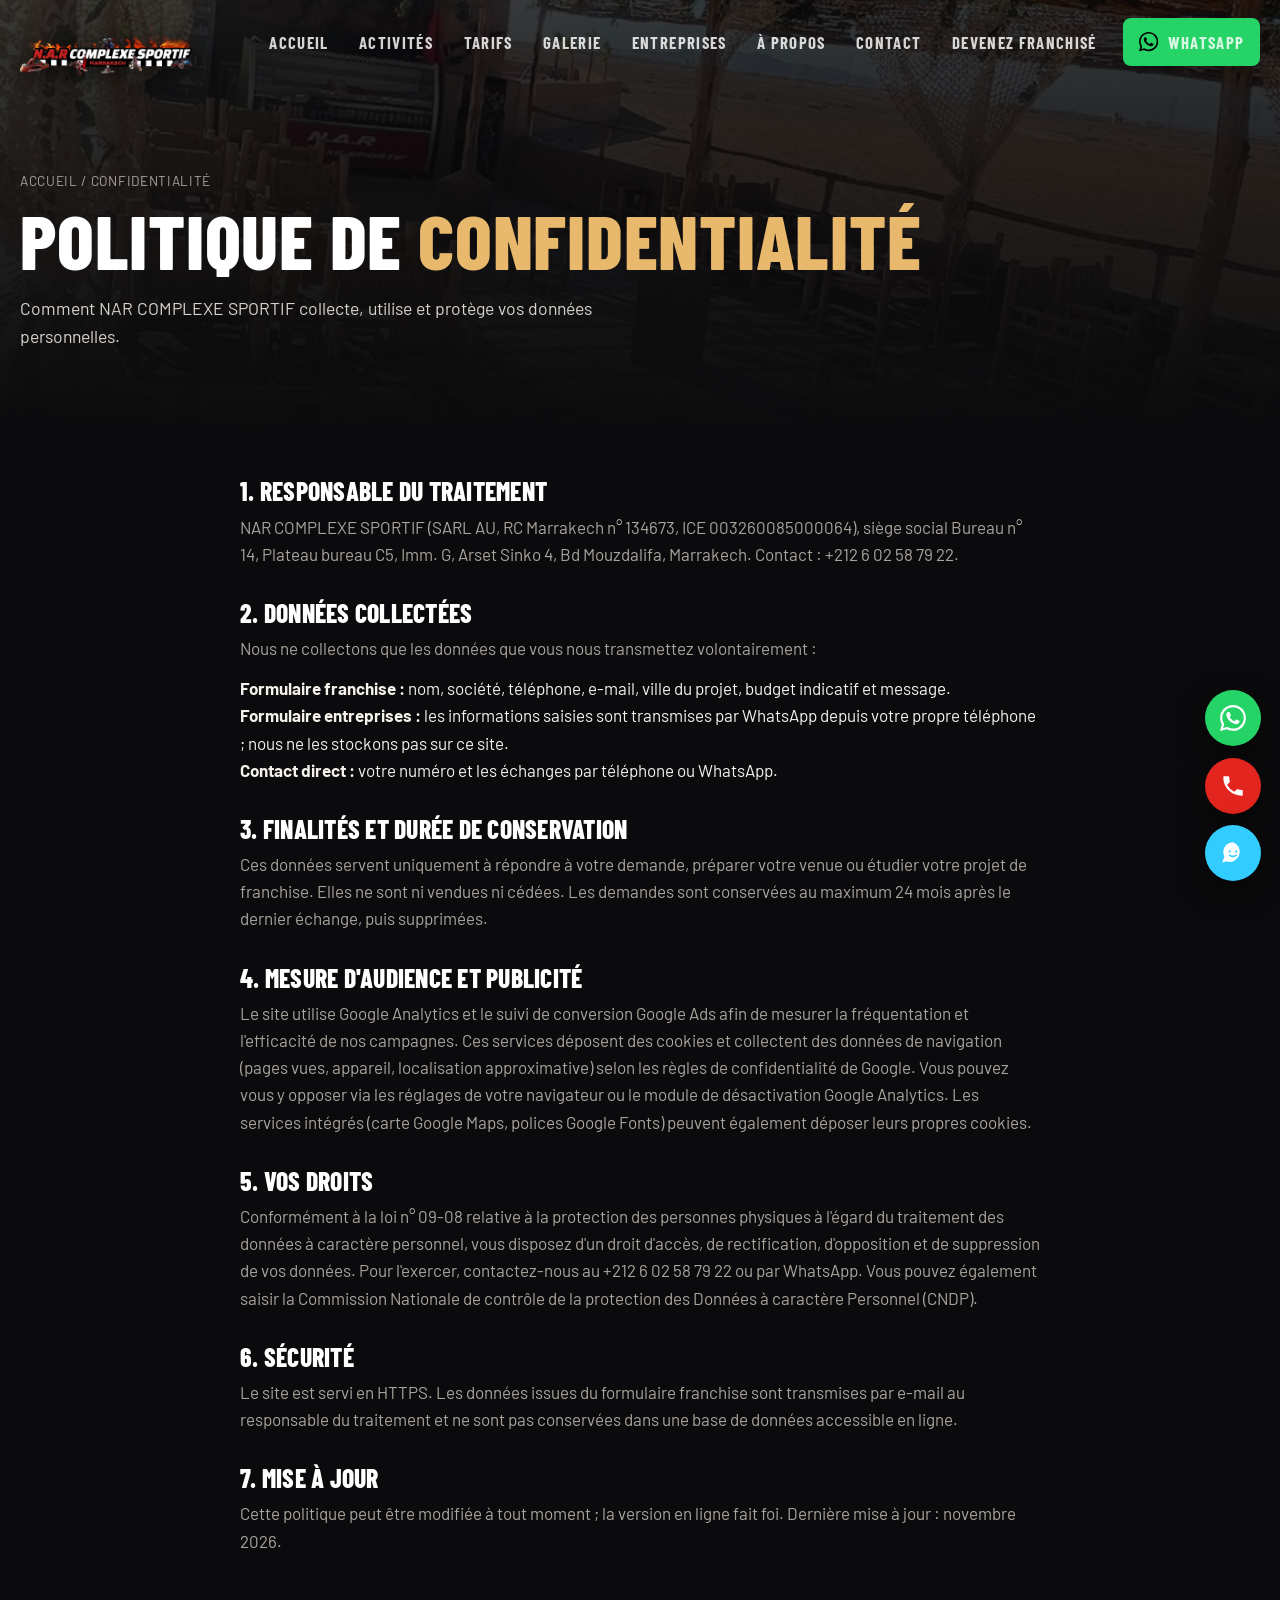
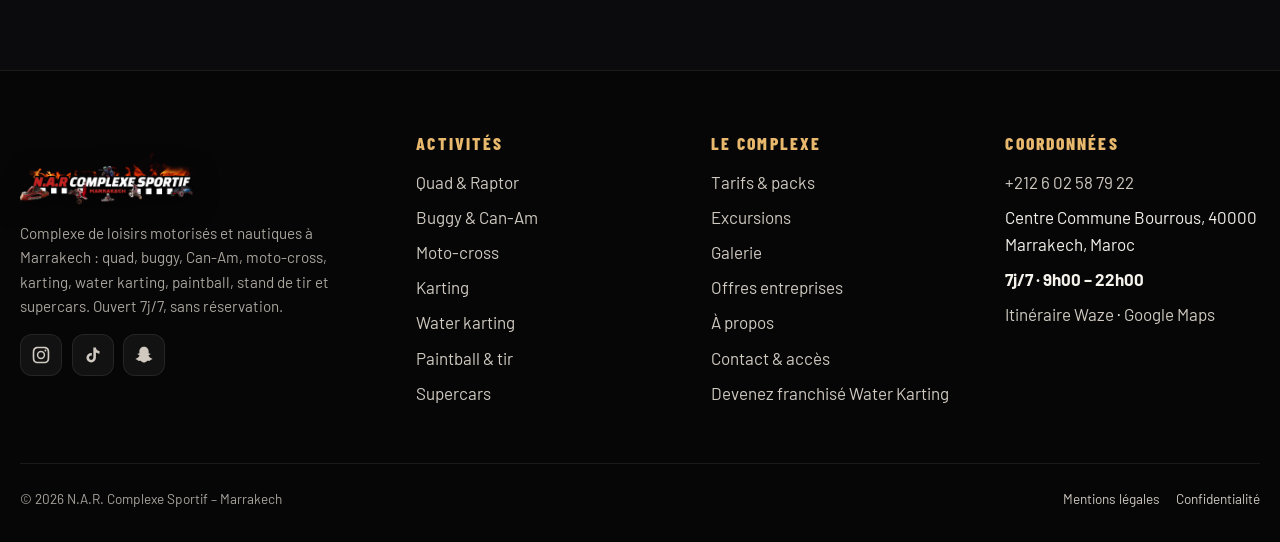
<file: politique-de-confidentialite.html>
<!doctype html>
<html lang="fr"><head>
<meta charset="utf-8"><meta name="viewport" content="width=device-width,initial-scale=1">
<title>Politique de confidentialité – N.A.R. Complexe Sportif</title>
<meta name="description" content="Politique de confidentialité du site N.A.R. Complexe Sportif, Marrakech : données collectées, cookies, droits (loi 09-08).">
<meta name="robots" content="noindex, nofollow">
<link rel="canonical" href="https://www.narcomplexesportif.com/politique-de-confidentialite.html">
<meta property="og:title" content="Politique de confidentialité – N.A.R. Complexe Sportif"><meta property="og:description" content="Politique de confidentialité du site N.A.R. Complexe Sportif, Marrakech : données collectées, cookies, droits (loi 09-08)."><meta property="og:type" content="website"><meta property="og:image" content="assets/img/p-canam-desert.jpg">
<link rel="icon" href="assets/img/logo-footer.png">
<link rel="preconnect" href="https://fonts.googleapis.com"><link rel="preconnect" href="https://fonts.gstatic.com" crossorigin>
<link href="https://fonts.googleapis.com/css2?family=Barlow+Condensed:wght@500;700;800&family=Barlow:wght@400;500;600;700&display=swap" rel="stylesheet">
<link rel="stylesheet" href="assets/style.css?v=2">
<script type="application/ld+json">{"@context": "https://schema.org", "@type": "SportsActivityLocation", "name": "N.A.R. Complexe Sportif", "url": "https://www.narcomplexesportif.com/", "telephone": "+212602587922", "image": "https://www.narcomplexesportif.com/assets/img/p-canam-desert.jpg", "address": {"@type": "PostalAddress", "streetAddress": "Centre Commune Bourrous", "postalCode": "40000", "addressLocality": "Marrakech", "addressCountry": "MA"}, "openingHoursSpecification": [{"@type": "OpeningHoursSpecification", "dayOfWeek": ["Monday", "Tuesday", "Wednesday", "Thursday", "Friday", "Saturday", "Sunday"], "opens": "09:00", "closes": "22:00"}], "priceRange": "100 DH - 4500 DH", "sameAs": ["https://www.instagram.com/n.a.r_complexe/", "https://www.tiktok.com/@n.a.r_complexe", "https://www.snapchat.com/add/narcomplexe"]}</script>
</head><body>
<header class="header"><div class="wrap">
  <a class="brand" href="index.html" aria-label="N.A.R. Complexe Sportif, accueil"><img src="assets/img/logo.png" alt="N.A.R. Complexe Sportif Marrakech" width="160" height="62"></a>
  <nav class="nav" aria-label="Menu principal"><a href="index.html">Accueil</a><a href="activites.html">Activités</a><a href="tarifs.html">Tarifs</a><a href="galerie.html">Galerie</a><a href="entreprises.html">Entreprises</a><a href="a-propos.html">À propos</a><a href="contact.html">Contact</a><a href="franchise.html" class="nav-ext">Devenez franchisé</a><a class="btn btn-wa btn-sm nav-cta" href="https://wa.me/212602587922" target="_blank" rel="noopener"><svg viewBox="0 0 24 24"><path d="M20.5 3.5A11.9 11.9 0 0 0 12 0C5.4 0 .1 5.3.1 11.9c0 2.1.6 4.1 1.6 5.9L0 24l6.3-1.7a12 12 0 0 0 5.7 1.5c6.6 0 11.9-5.3 11.9-11.9 0-3.2-1.2-6.2-3.4-8.4ZM12 21.8c-1.8 0-3.5-.5-5-1.4l-.4-.2-3.7 1 1-3.6-.2-.4A9.8 9.8 0 0 1 2.1 12C2.1 6.5 6.5 2 12 2c2.6 0 5.1 1 7 2.9a9.8 9.8 0 0 1 2.9 7c0 5.5-4.5 9.9-9.9 9.9Zm5.4-7.4c-.3-.1-1.8-.9-2-1-.3-.1-.5-.1-.7.1-.2.3-.8 1-.9 1.2-.2.2-.3.2-.6.1-.3-.1-1.3-.5-2.4-1.5-.9-.8-1.5-1.8-1.7-2.1-.2-.3 0-.5.1-.6l.4-.5.3-.5v-.5l-.9-2.2c-.2-.6-.5-.5-.7-.5h-.6c-.2 0-.5.1-.8.4-.3.3-1 1-1 2.5s1.1 2.9 1.2 3.1c.1.2 2.1 3.2 5.1 4.5.7.3 1.3.5 1.7.6.7.2 1.4.2 1.9.1.6-.1 1.8-.7 2-1.4.2-.7.2-1.3.2-1.4-.1-.2-.3-.3-.6-.4Z"/></svg> WhatsApp</a>
   <div class="nav-socials"><a href="https://www.instagram.com/n.a.r_complexe/" target="_blank" rel="noopener" aria-label="Instagram"><svg viewBox="0 0 24 24"><path d="M12 7a5 5 0 1 0 0 10 5 5 0 0 0 0-10Zm0 8.2a3.2 3.2 0 1 1 0-6.4 3.2 3.2 0 0 1 0 6.4ZM17.3 5.5a1.2 1.2 0 1 0 0 2.4 1.2 1.2 0 0 0 0-2.4ZM21.9 7.9c-.1-1.6-.4-3-1.6-4.2S17.7 2.2 16.1 2.1C14.5 2 9.5 2 7.9 2.1c-1.6.1-3 .4-4.2 1.6S2.2 6.3 2.1 7.9C2 9.5 2 14.5 2.1 16.1c.1 1.6.4 3 1.6 4.2s2.6 1.5 4.2 1.6c1.6.1 6.6.1 8.2 0 1.6-.1 3-.4 4.2-1.6s1.5-2.6 1.6-4.2c.1-1.6.1-6.6 0-8.2Zm-2.3 10a3.3 3.3 0 0 1-1.8 1.8c-1.3.5-4.3.4-5.8.4s-4.5.1-5.8-.4a3.3 3.3 0 0 1-1.8-1.8C3.9 16.6 4 13.6 4 12s-.1-4.5.4-5.8a3.3 3.3 0 0 1 1.8-1.8C7.5 3.9 10.5 4 12 4s4.5-.1 5.8.4a3.3 3.3 0 0 1 1.8 1.8c.5 1.3.4 4.3.4 5.8s.1 4.5-.4 5.9Z"/></svg></a><a href="https://www.tiktok.com/@n.a.r_complexe" target="_blank" rel="noopener" aria-label="TikTok"><svg viewBox="0 0 24 24"><path d="M16.6 5.8A4.3 4.3 0 0 1 15.5 3h-3.1v12.4a2.6 2.6 0 0 1-2.6 2.5 2.6 2.6 0 0 1-2.6-2.6 2.6 2.6 0 0 1 3.4-2.5V9.7a5.7 5.7 0 0 0-6.5 5.6A5.7 5.7 0 0 0 9.8 21a5.7 5.7 0 0 0 5.7-5.7V9a7.3 7.3 0 0 0 4.3 1.4V7.3s-1.9.1-3.2-1.5Z"/></svg></a><a href="https://www.snapchat.com/add/narcomplexe" target="_blank" rel="noopener" aria-label="Snapchat"><svg viewBox="0 0 24 24"><path d="M12 2c3.3 0 5.6 2.5 5.6 5.8v2.4c.4.2.9 0 1.3-.1.5-.1.9.2.9.6 0 .5-.6.8-1.2 1-.4.2-1 .3-1.1.7-.1.3.1.6.2.8 1 1.8 2.5 2.8 4 3.1.3.1.4.3.3.6-.3.6-1.4.9-2.4 1.1-.1.2-.2.8-.4 1-.2.2-.6.1-1.1 0-.8-.1-1.8-.2-2.8.5-.9.6-1.7 1.5-3.3 1.5s-2.4-.9-3.3-1.5c-1-.7-2-.6-2.8-.5-.5.1-.9.2-1.1 0-.2-.2-.3-.8-.4-1-1-.2-2.1-.5-2.4-1.1-.1-.3 0-.5.3-.6 1.5-.3 3-1.3 4-3.1.1-.2.3-.5.2-.8-.1-.4-.7-.5-1.1-.7-.6-.2-1.2-.5-1.2-1 0-.4.4-.7.9-.6.4.1.9.3 1.3.1V7.8C6.4 4.5 8.7 2 12 2Z"/></svg></a></div></nav>
  <button class="burger" aria-label="Ouvrir le menu" aria-expanded="false"><svg viewBox="0 0 24 24" fill="none" stroke="currentColor" stroke-width="2"><path d="M4 7h16M4 12h16M4 17h16"/></svg></button>
</div></header>
<main>
<section class="page-head"><img src="assets/img/p-terrasse.jpg" alt="" aria-hidden="true"><div class="wrap">
 <div class="crumbs"><a href="index.html">Accueil</a> / Confidentialité</div><h1>Politique de <span class='sand'>confidentialité</span></h1><p>Comment NAR COMPLEXE SPORTIF collecte, utilise et protège vos données personnelles.</p></div></section>
<section style="padding-top:1rem"><div class="wrap prose">
 <h2>1. Responsable du traitement</h2><p>NAR COMPLEXE SPORTIF (SARL AU, RC Marrakech n° 134673, ICE 003260085000064), siège social Bureau n° 14, Plateau bureau C5, Imm. G, Arset Sinko 4, Bd Mouzdalifa, Marrakech. Contact : <a href="tel:+212602587922">+212 6 02 58 79 22</a>.</p>
 <h2>2. Données collectées</h2><p>Nous ne collectons que les données que vous nous transmettez volontairement :</p><ul><li><strong>Formulaire franchise :</strong> nom, société, téléphone, e-mail, ville du projet, budget indicatif et message.</li><li><strong>Formulaire entreprises :</strong> les informations saisies sont transmises par WhatsApp depuis votre propre téléphone ; nous ne les stockons pas sur ce site.</li><li><strong>Contact direct :</strong> votre numéro et les échanges par téléphone ou WhatsApp.</li></ul>
 <h2>3. Finalités et durée de conservation</h2><p>Ces données servent uniquement à répondre à votre demande, préparer votre venue ou étudier votre projet de franchise. Elles ne sont ni vendues ni cédées. Les demandes sont conservées au maximum 24 mois après le dernier échange, puis supprimées.</p>
 <h2>4. Mesure d'audience et publicité</h2><p>Le site utilise Google Analytics et le suivi de conversion Google Ads afin de mesurer la fréquentation et l'efficacité de nos campagnes. Ces services déposent des cookies et collectent des données de navigation (pages vues, appareil, localisation approximative) selon les <a href="https://policies.google.com/privacy" target="_blank" rel="noopener">règles de confidentialité de Google</a>. Vous pouvez vous y opposer via les réglages de votre navigateur ou le <a href="https://tools.google.com/dlpage/gaoptout" target="_blank" rel="noopener">module de désactivation Google Analytics</a>. Les services intégrés (carte Google Maps, polices Google Fonts) peuvent également déposer leurs propres cookies.</p>
 <h2>5. Vos droits</h2><p>Conformément à la loi n° 09-08 relative à la protection des personnes physiques à l'égard du traitement des données à caractère personnel, vous disposez d'un droit d'accès, de rectification, d'opposition et de suppression de vos données. Pour l'exercer, contactez-nous au <a href="tel:+212602587922">+212 6 02 58 79 22</a> ou par <a href="https://wa.me/212602587922" target="_blank" rel="noopener">WhatsApp</a>. Vous pouvez également saisir la Commission Nationale de contrôle de la protection des Données à caractère Personnel (CNDP).</p>
 <h2>6. Sécurité</h2><p>Le site est servi en HTTPS. Les données issues du formulaire franchise sont transmises par e-mail au responsable du traitement et ne sont pas conservées dans une base de données accessible en ligne.</p>
 <h2>7. Mise à jour</h2><p>Cette politique peut être modifiée à tout moment ; la version en ligne fait foi. Dernière mise à jour : novembre 2026.</p>
</div></section>
</main>
<footer class="footer"><div class="wrap">
 <div class="cols">
  <div><a class="brand" href="index.html"><img src="assets/img/logo.png" alt="N.A.R. Complexe Sportif"></a>
   <p>Complexe de loisirs motorisés et nautiques à Marrakech : quad, buggy, Can-Am, moto-cross, karting, water karting, paintball, stand de tir et supercars. Ouvert 7j/7, sans réservation.</p>
   <div class="socials">
    <a href="https://www.instagram.com/n.a.r_complexe/" target="_blank" rel="noopener" aria-label="Instagram"><svg viewBox="0 0 24 24"><path d="M12 7a5 5 0 1 0 0 10 5 5 0 0 0 0-10Zm0 8.2a3.2 3.2 0 1 1 0-6.4 3.2 3.2 0 0 1 0 6.4ZM17.3 5.5a1.2 1.2 0 1 0 0 2.4 1.2 1.2 0 0 0 0-2.4ZM21.9 7.9c-.1-1.6-.4-3-1.6-4.2S17.7 2.2 16.1 2.1C14.5 2 9.5 2 7.9 2.1c-1.6.1-3 .4-4.2 1.6S2.2 6.3 2.1 7.9C2 9.5 2 14.5 2.1 16.1c.1 1.6.4 3 1.6 4.2s2.6 1.5 4.2 1.6c1.6.1 6.6.1 8.2 0 1.6-.1 3-.4 4.2-1.6s1.5-2.6 1.6-4.2c.1-1.6.1-6.6 0-8.2Zm-2.3 10a3.3 3.3 0 0 1-1.8 1.8c-1.3.5-4.3.4-5.8.4s-4.5.1-5.8-.4a3.3 3.3 0 0 1-1.8-1.8C3.9 16.6 4 13.6 4 12s-.1-4.5.4-5.8a3.3 3.3 0 0 1 1.8-1.8C7.5 3.9 10.5 4 12 4s4.5-.1 5.8.4a3.3 3.3 0 0 1 1.8 1.8c.5 1.3.4 4.3.4 5.8s.1 4.5-.4 5.9Z"/></svg></a>
    <a href="https://www.tiktok.com/@n.a.r_complexe" target="_blank" rel="noopener" aria-label="TikTok"><svg viewBox="0 0 24 24"><path d="M16.6 5.8A4.3 4.3 0 0 1 15.5 3h-3.1v12.4a2.6 2.6 0 0 1-2.6 2.5 2.6 2.6 0 0 1-2.6-2.6 2.6 2.6 0 0 1 3.4-2.5V9.7a5.7 5.7 0 0 0-6.5 5.6A5.7 5.7 0 0 0 9.8 21a5.7 5.7 0 0 0 5.7-5.7V9a7.3 7.3 0 0 0 4.3 1.4V7.3s-1.9.1-3.2-1.5Z"/></svg></a>
    <a href="https://www.snapchat.com/add/narcomplexe" target="_blank" rel="noopener" aria-label="Snapchat"><svg viewBox="0 0 24 24"><path d="M12 2c3.3 0 5.6 2.5 5.6 5.8v2.4c.4.2.9 0 1.3-.1.5-.1.9.2.9.6 0 .5-.6.8-1.2 1-.4.2-1 .3-1.1.7-.1.3.1.6.2.8 1 1.8 2.5 2.8 4 3.1.3.1.4.3.3.6-.3.6-1.4.9-2.4 1.1-.1.2-.2.8-.4 1-.2.2-.6.1-1.1 0-.8-.1-1.8-.2-2.8.5-.9.6-1.7 1.5-3.3 1.5s-2.4-.9-3.3-1.5c-1-.7-2-.6-2.8-.5-.5.1-.9.2-1.1 0-.2-.2-.3-.8-.4-1-1-.2-2.1-.5-2.4-1.1-.1-.3 0-.5.3-.6 1.5-.3 3-1.3 4-3.1.1-.2.3-.5.2-.8-.1-.4-.7-.5-1.1-.7-.6-.2-1.2-.5-1.2-1 0-.4.4-.7.9-.6.4.1.9.3 1.3.1V7.8C6.4 4.5 8.7 2 12 2Z"/></svg></a>
   </div></div>
  <div><h4>Activités</h4><ul>
   <li><a href="activites.html#quad">Quad &amp; Raptor</a></li><li><a href="activites.html#canam">Buggy &amp; Can-Am</a></li><li><a href="activites.html#cross">Moto-cross</a></li>
   <li><a href="activites.html#karting">Karting</a></li><li><a href="activites.html#waterkarting">Water karting</a></li><li><a href="activites.html#paintball">Paintball &amp; tir</a></li><li><a href="activites.html#supercars">Supercars</a></li></ul></div>
  <div><h4>Le complexe</h4><ul>
   <li><a href="tarifs.html">Tarifs &amp; packs</a></li><li><a href="tarifs.html#excursions">Excursions</a></li><li><a href="galerie.html">Galerie</a></li>
   <li><a href="entreprises.html">Offres entreprises</a></li><li><a href="a-propos.html">À propos</a></li><li><a href="contact.html">Contact &amp; accès</a></li><li><a href="franchise.html">Devenez franchisé Water Karting</a></li></ul></div>
  <div><h4>Coordonnées</h4><ul>
   <li><a href="tel:+212602587922">+212 6 02 58 79 22</a></li><li>Centre Commune Bourrous, 40000 Marrakech, Maroc</li><li><strong>7j/7 · 9h00 – 22h00</strong></li>
   <li><a href="https://www.waze.com/en/live-map/directions/ma/marrakech-safi/n.a.r-complexe-sportif-location-quad-cross-raptor-buggy-waterkarting-paintball-karting-marrakech?place=ChIJ9RRt12yLrw0RAxssu5ktRnk" target="_blank" rel="noopener">Itinéraire Waze</a> · <a href="https://maps.google.com/?cid=8738722265252502275" target="_blank" rel="noopener">Google Maps</a></li></ul></div>
 </div>
 <div class="legal"><span>© 2026 N.A.R. Complexe Sportif – Marrakech</span><span><a href="mentions-legales.html">Mentions légales</a><a href="politique-de-confidentialite.html">Confidentialité</a></span></div>
</div></footer>
<div class="float">
 <a class="wa" href="https://wa.me/212602587922" target="_blank" rel="noopener" aria-label="WhatsApp"><svg viewBox="0 0 24 24"><path d="M20.5 3.5A11.9 11.9 0 0 0 12 0C5.4 0 .1 5.3.1 11.9c0 2.1.6 4.1 1.6 5.9L0 24l6.3-1.7a12 12 0 0 0 5.7 1.5c6.6 0 11.9-5.3 11.9-11.9 0-3.2-1.2-6.2-3.4-8.4ZM12 21.8c-1.8 0-3.5-.5-5-1.4l-.4-.2-3.7 1 1-3.6-.2-.4A9.8 9.8 0 0 1 2.1 12C2.1 6.5 6.5 2 12 2c2.6 0 5.1 1 7 2.9a9.8 9.8 0 0 1 2.9 7c0 5.5-4.5 9.9-9.9 9.9Zm5.4-7.4c-.3-.1-1.8-.9-2-1-.3-.1-.5-.1-.7.1-.2.3-.8 1-.9 1.2-.2.2-.3.2-.6.1-.3-.1-1.3-.5-2.4-1.5-.9-.8-1.5-1.8-1.7-2.1-.2-.3 0-.5.1-.6l.4-.5.3-.5v-.5l-.9-2.2c-.2-.6-.5-.5-.7-.5h-.6c-.2 0-.5.1-.8.4-.3.3-1 1-1 2.5s1.1 2.9 1.2 3.1c.1.2 2.1 3.2 5.1 4.5.7.3 1.3.5 1.7.6.7.2 1.4.2 1.9.1.6-.1 1.8-.7 2-1.4.2-.7.2-1.3.2-1.4-.1-.2-.3-.3-.6-.4Z"/></svg></a>
 <a class="tel" href="tel:+212602587922" aria-label="Appeler"><svg viewBox="0 0 24 24"><path d="M6.6 10.8a15 15 0 0 0 6.6 6.6l2.2-2.2c.3-.3.7-.4 1-.2 1.1.4 2.3.6 3.6.6.6 0 1 .4 1 1V20c0 .6-.4 1-1 1A17 17 0 0 1 3 4c0-.6.4-1 1-1h3.5c.6 0 1 .4 1 1 0 1.3.2 2.5.6 3.6.1.3 0 .7-.2 1l-2.3 2.2Z"/></svg></a>
 <a class="wz" href="https://www.waze.com/en/live-map/directions/ma/marrakech-safi/n.a.r-complexe-sportif-location-quad-cross-raptor-buggy-waterkarting-paintball-karting-marrakech?place=ChIJ9RRt12yLrw0RAxssu5ktRnk" target="_blank" rel="noopener" aria-label="Itinéraire Waze"><svg viewBox="0 0 24 24"><path d="M12 2a9 9 0 0 0-9 9c0 1.6.4 3 1.1 4.3L2 21l3.8-1.3A9 9 0 1 0 12 2Zm-3 7.5a1 1 0 1 1 0 2 1 1 0 0 1 0-2Zm6 0a1 1 0 1 1 0 2 1 1 0 0 1 0-2Zm-6.6 4.3c.2-.4.7-.5 1-.3 1.6 1.2 3.6 1.2 5.2 0 .3-.2.8-.1 1 .3.2.3.1.8-.2 1a5.8 5.8 0 0 1-6.8 0c-.3-.2-.4-.7-.2-1Z"/></svg></a>
</div>
<div class="lightbox" role="dialog" aria-label="Photo agrandie"><button aria-label="Fermer">×</button><img alt=""></div>
<script src="assets/app.js?v=2" defer></script>
</body></html>
</file>
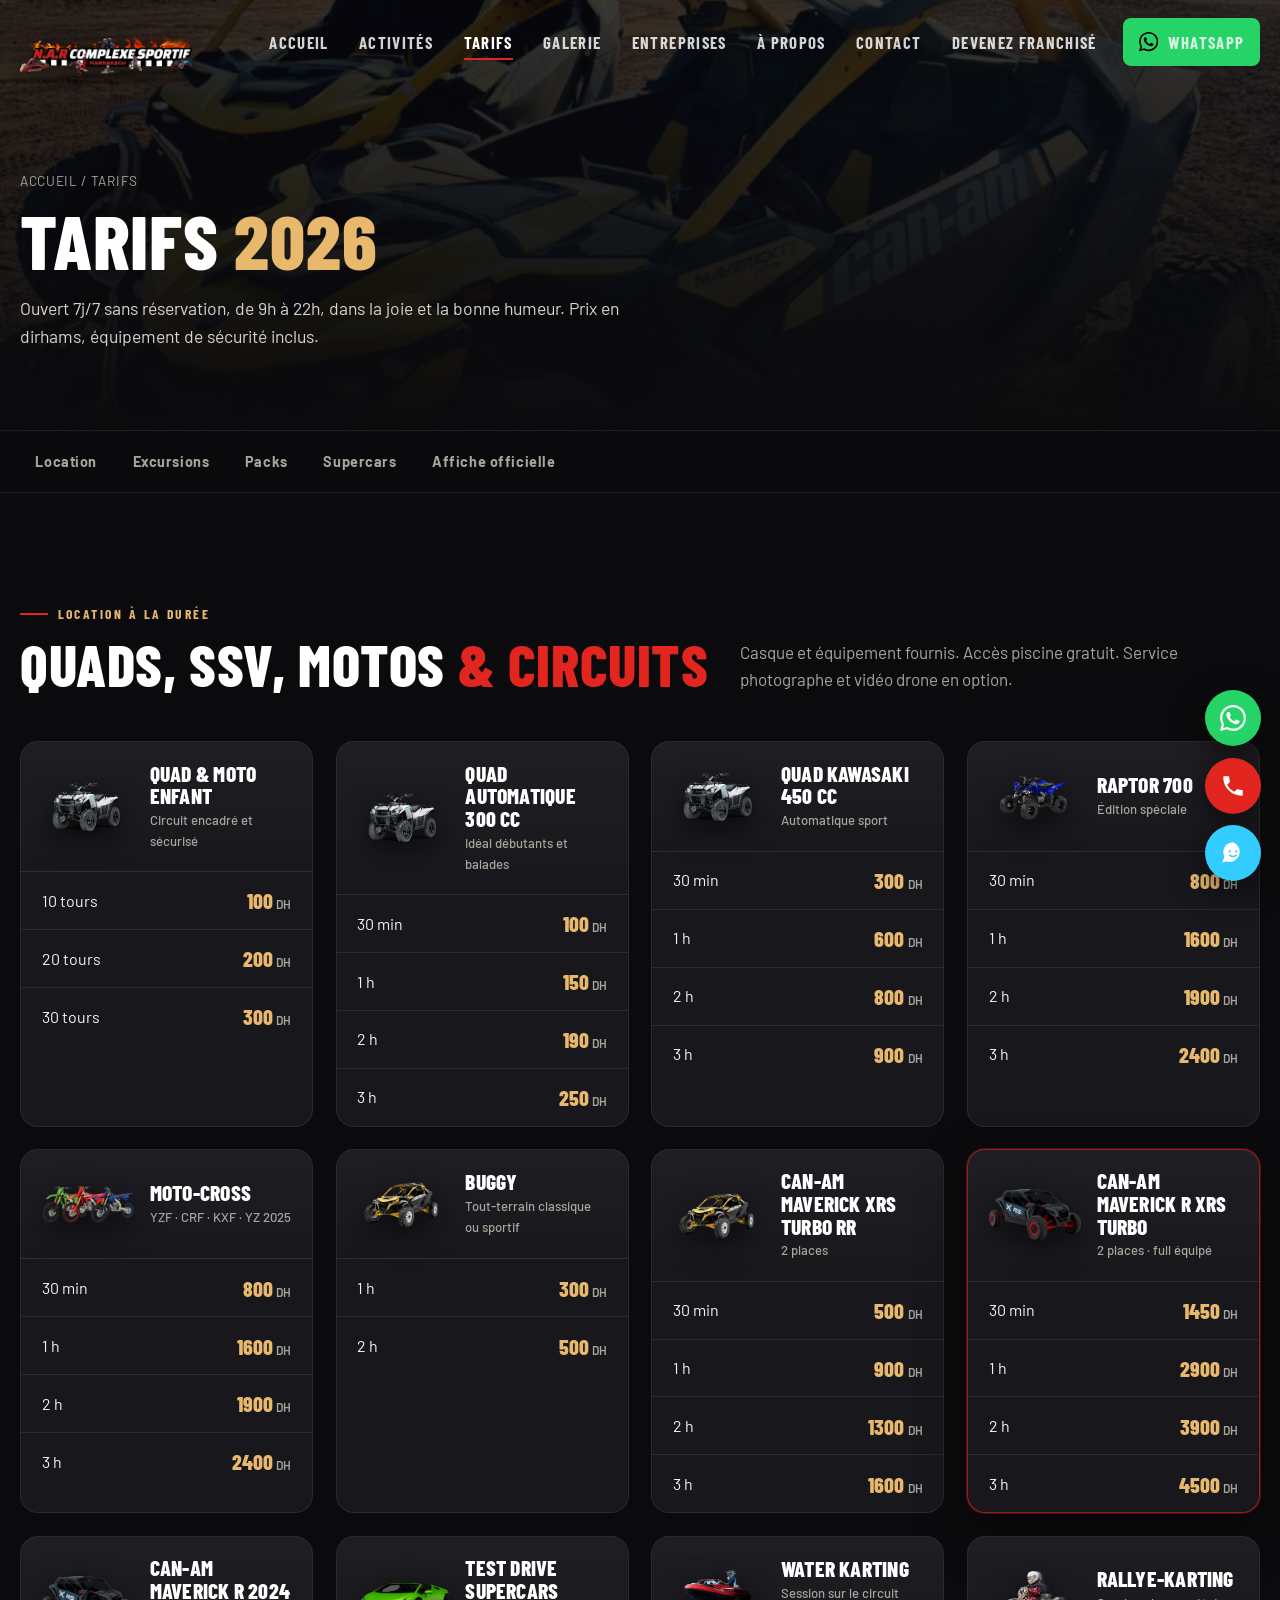
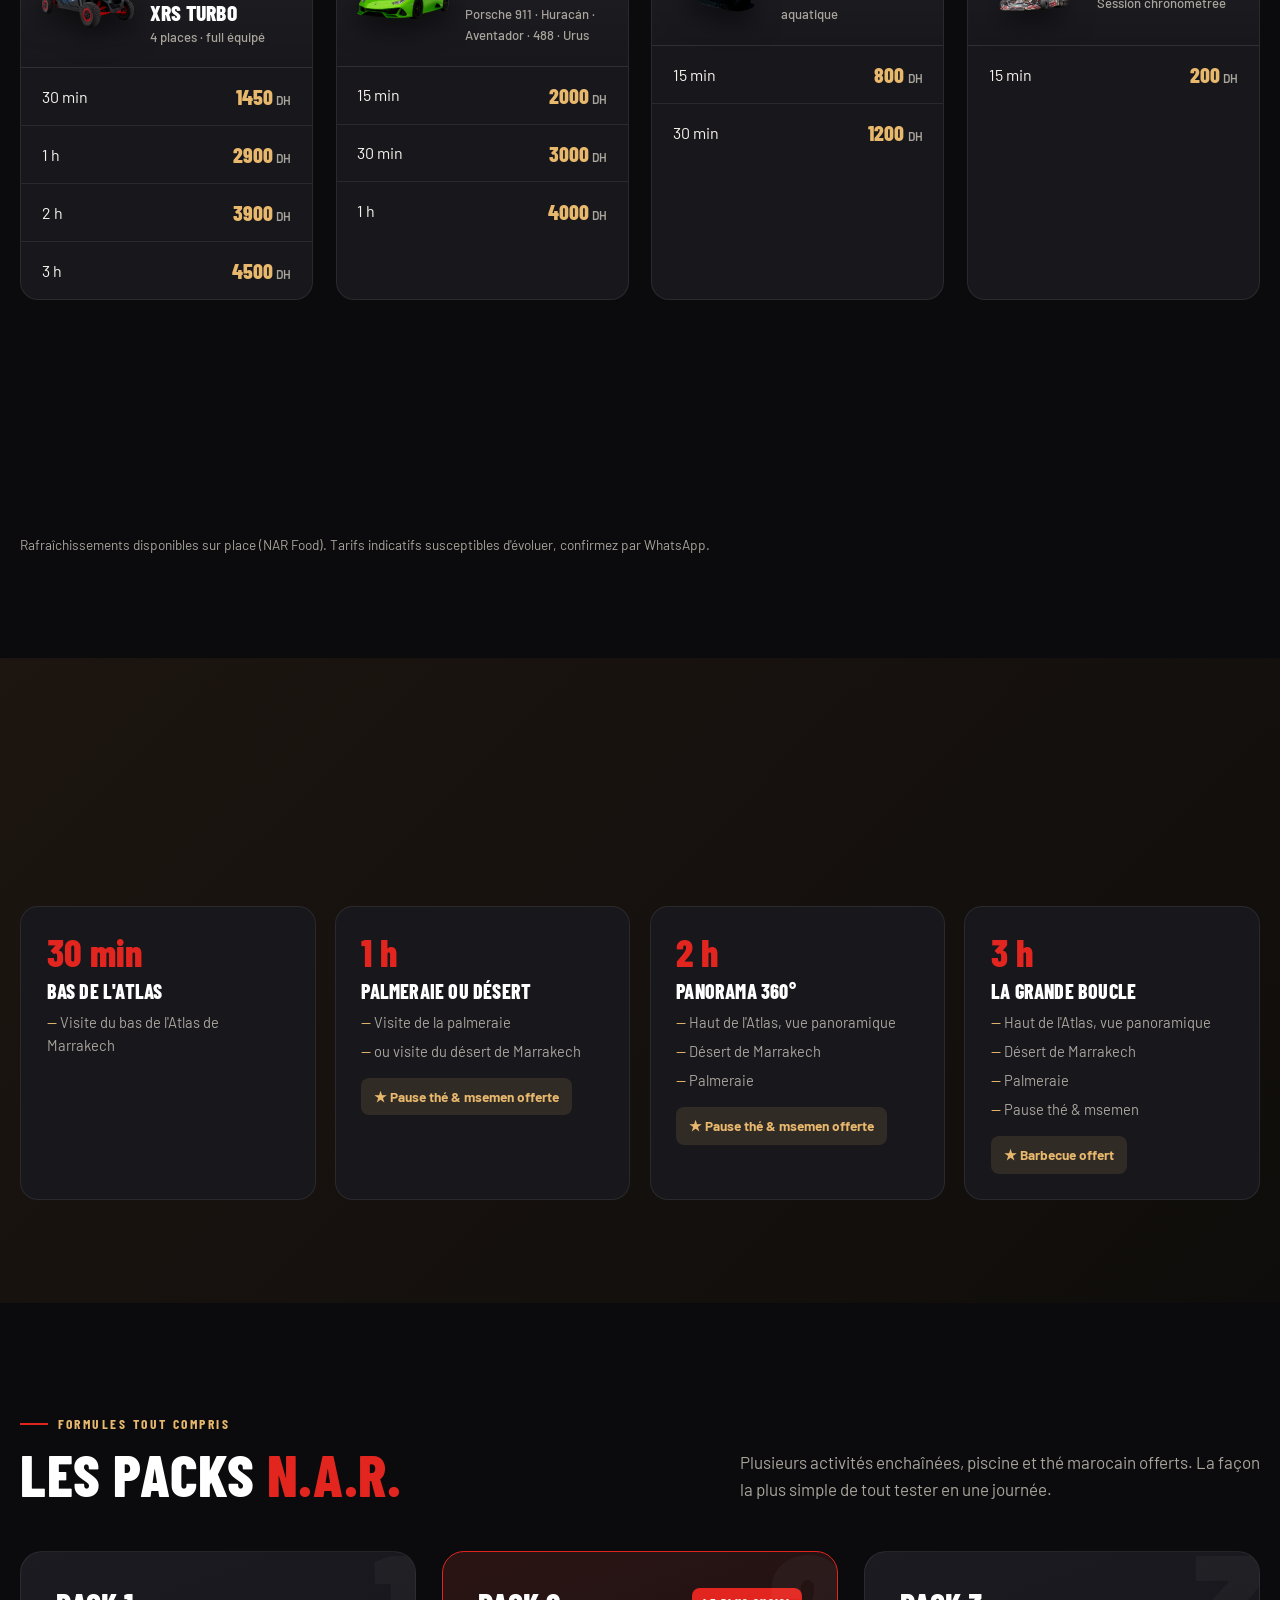
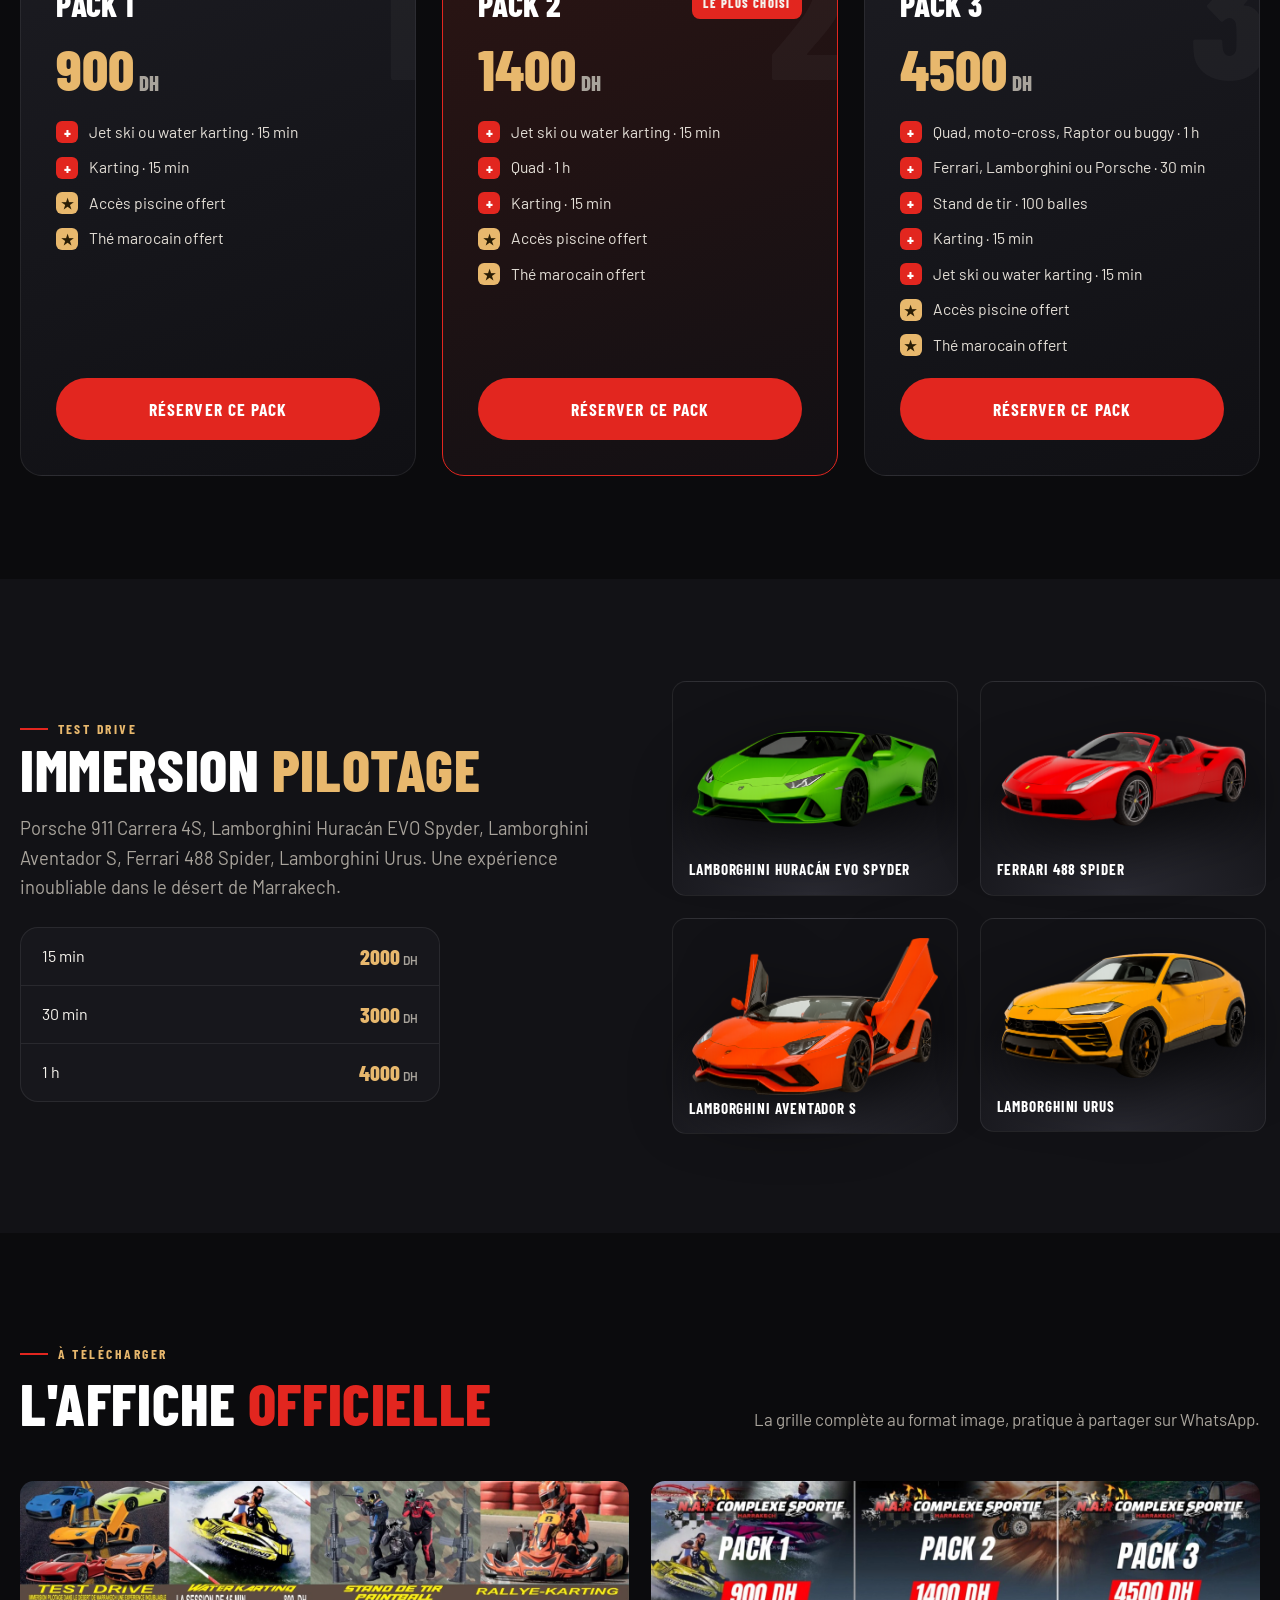
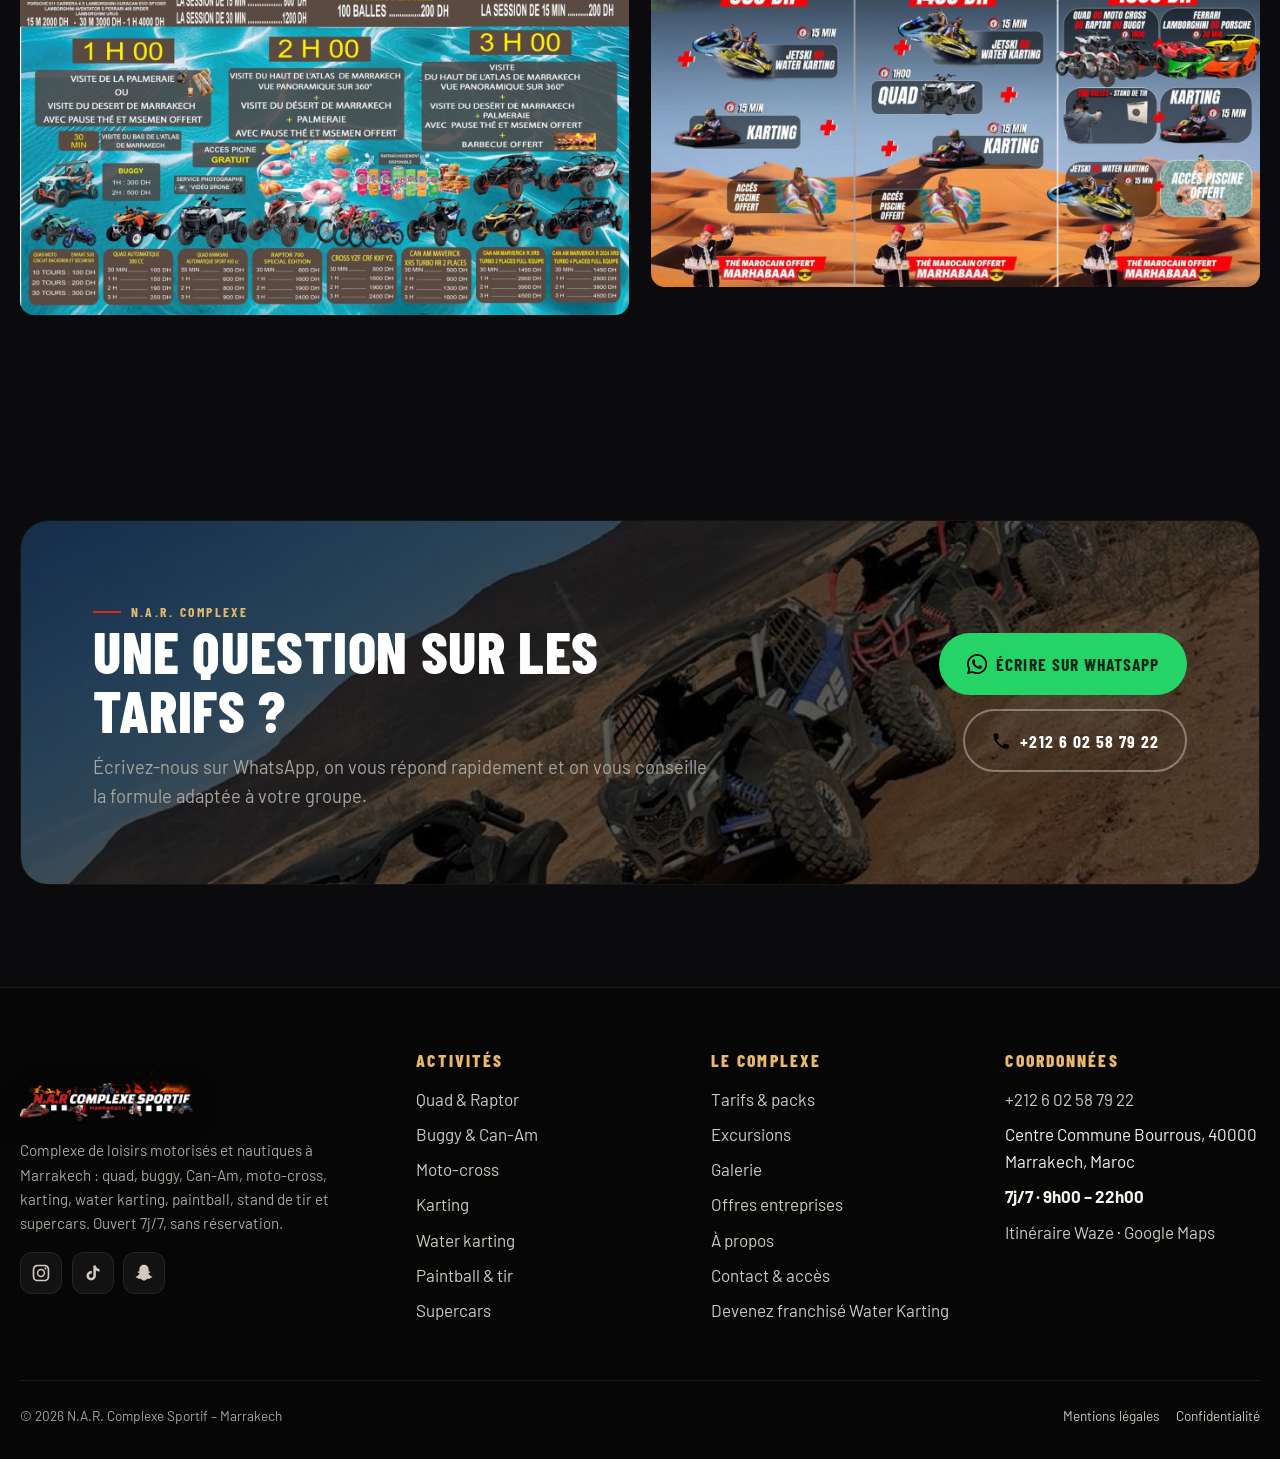
<file: tarifs.html>
<!doctype html>
<html lang="fr"><head>
<meta charset="utf-8"><meta name="viewport" content="width=device-width,initial-scale=1">
<title>Tarifs 2026 – Location quad, Can-Am, buggy, karting, water karting, packs | N.A.R. Complexe Marrakech</title>
<meta name="description" content="Tous les tarifs du complexe N.A.R. à Marrakech : quad dès 100 DH, Can-Am Maverick, Raptor 700, moto-cross, karting, water karting, paintball, test drive supercars et packs tout compris. Sans réservation.">
<meta name="robots" content="noindex, nofollow">
<link rel="canonical" href="https://www.narcomplexesportif.com/tarifs.html">
<meta property="og:title" content="Tarifs 2026 – Location quad, Can-Am, buggy, karting, water karting, packs | N.A.R. Complexe Marrakech"><meta property="og:description" content="Tous les tarifs du complexe N.A.R. à Marrakech : quad dès 100 DH, Can-Am Maverick, Raptor 700, moto-cross, karting, water karting, paintball, test drive supercars et packs tout compris. Sans réservation."><meta property="og:type" content="website"><meta property="og:image" content="assets/img/p-canam-desert.jpg">
<link rel="icon" href="assets/img/logo-footer.png">
<link rel="preconnect" href="https://fonts.googleapis.com"><link rel="preconnect" href="https://fonts.gstatic.com" crossorigin>
<link href="https://fonts.googleapis.com/css2?family=Barlow+Condensed:wght@500;700;800&family=Barlow:wght@400;500;600;700&display=swap" rel="stylesheet">
<link rel="stylesheet" href="assets/style.css?v=2">
<script type="application/ld+json">{"@context": "https://schema.org", "@type": "SportsActivityLocation", "name": "N.A.R. Complexe Sportif", "url": "https://www.narcomplexesportif.com/", "telephone": "+212602587922", "image": "https://www.narcomplexesportif.com/assets/img/p-canam-desert.jpg", "address": {"@type": "PostalAddress", "streetAddress": "Centre Commune Bourrous", "postalCode": "40000", "addressLocality": "Marrakech", "addressCountry": "MA"}, "openingHoursSpecification": [{"@type": "OpeningHoursSpecification", "dayOfWeek": ["Monday", "Tuesday", "Wednesday", "Thursday", "Friday", "Saturday", "Sunday"], "opens": "09:00", "closes": "22:00"}], "priceRange": "100 DH - 4500 DH", "sameAs": ["https://www.instagram.com/n.a.r_complexe/", "https://www.tiktok.com/@n.a.r_complexe", "https://www.snapchat.com/add/narcomplexe"]}</script>
</head><body>
<header class="header"><div class="wrap">
  <a class="brand" href="index.html" aria-label="N.A.R. Complexe Sportif, accueil"><img src="assets/img/logo.png" alt="N.A.R. Complexe Sportif Marrakech" width="160" height="62"></a>
  <nav class="nav" aria-label="Menu principal"><a href="index.html">Accueil</a><a href="activites.html">Activités</a><a href="tarifs.html" class="active">Tarifs</a><a href="galerie.html">Galerie</a><a href="entreprises.html">Entreprises</a><a href="a-propos.html">À propos</a><a href="contact.html">Contact</a><a href="franchise.html" class="nav-ext">Devenez franchisé</a><a class="btn btn-wa btn-sm nav-cta" href="https://wa.me/212602587922" target="_blank" rel="noopener"><svg viewBox="0 0 24 24"><path d="M20.5 3.5A11.9 11.9 0 0 0 12 0C5.4 0 .1 5.3.1 11.9c0 2.1.6 4.1 1.6 5.9L0 24l6.3-1.7a12 12 0 0 0 5.7 1.5c6.6 0 11.9-5.3 11.9-11.9 0-3.2-1.2-6.2-3.4-8.4ZM12 21.8c-1.8 0-3.5-.5-5-1.4l-.4-.2-3.7 1 1-3.6-.2-.4A9.8 9.8 0 0 1 2.1 12C2.1 6.5 6.5 2 12 2c2.6 0 5.1 1 7 2.9a9.8 9.8 0 0 1 2.9 7c0 5.5-4.5 9.9-9.9 9.9Zm5.4-7.4c-.3-.1-1.8-.9-2-1-.3-.1-.5-.1-.7.1-.2.3-.8 1-.9 1.2-.2.2-.3.2-.6.1-.3-.1-1.3-.5-2.4-1.5-.9-.8-1.5-1.8-1.7-2.1-.2-.3 0-.5.1-.6l.4-.5.3-.5v-.5l-.9-2.2c-.2-.6-.5-.5-.7-.5h-.6c-.2 0-.5.1-.8.4-.3.3-1 1-1 2.5s1.1 2.9 1.2 3.1c.1.2 2.1 3.2 5.1 4.5.7.3 1.3.5 1.7.6.7.2 1.4.2 1.9.1.6-.1 1.8-.7 2-1.4.2-.7.2-1.3.2-1.4-.1-.2-.3-.3-.6-.4Z"/></svg> WhatsApp</a>
   <div class="nav-socials"><a href="https://www.instagram.com/n.a.r_complexe/" target="_blank" rel="noopener" aria-label="Instagram"><svg viewBox="0 0 24 24"><path d="M12 7a5 5 0 1 0 0 10 5 5 0 0 0 0-10Zm0 8.2a3.2 3.2 0 1 1 0-6.4 3.2 3.2 0 0 1 0 6.4ZM17.3 5.5a1.2 1.2 0 1 0 0 2.4 1.2 1.2 0 0 0 0-2.4ZM21.9 7.9c-.1-1.6-.4-3-1.6-4.2S17.7 2.2 16.1 2.1C14.5 2 9.5 2 7.9 2.1c-1.6.1-3 .4-4.2 1.6S2.2 6.3 2.1 7.9C2 9.5 2 14.5 2.1 16.1c.1 1.6.4 3 1.6 4.2s2.6 1.5 4.2 1.6c1.6.1 6.6.1 8.2 0 1.6-.1 3-.4 4.2-1.6s1.5-2.6 1.6-4.2c.1-1.6.1-6.6 0-8.2Zm-2.3 10a3.3 3.3 0 0 1-1.8 1.8c-1.3.5-4.3.4-5.8.4s-4.5.1-5.8-.4a3.3 3.3 0 0 1-1.8-1.8C3.9 16.6 4 13.6 4 12s-.1-4.5.4-5.8a3.3 3.3 0 0 1 1.8-1.8C7.5 3.9 10.5 4 12 4s4.5-.1 5.8.4a3.3 3.3 0 0 1 1.8 1.8c.5 1.3.4 4.3.4 5.8s.1 4.5-.4 5.9Z"/></svg></a><a href="https://www.tiktok.com/@n.a.r_complexe" target="_blank" rel="noopener" aria-label="TikTok"><svg viewBox="0 0 24 24"><path d="M16.6 5.8A4.3 4.3 0 0 1 15.5 3h-3.1v12.4a2.6 2.6 0 0 1-2.6 2.5 2.6 2.6 0 0 1-2.6-2.6 2.6 2.6 0 0 1 3.4-2.5V9.7a5.7 5.7 0 0 0-6.5 5.6A5.7 5.7 0 0 0 9.8 21a5.7 5.7 0 0 0 5.7-5.7V9a7.3 7.3 0 0 0 4.3 1.4V7.3s-1.9.1-3.2-1.5Z"/></svg></a><a href="https://www.snapchat.com/add/narcomplexe" target="_blank" rel="noopener" aria-label="Snapchat"><svg viewBox="0 0 24 24"><path d="M12 2c3.3 0 5.6 2.5 5.6 5.8v2.4c.4.2.9 0 1.3-.1.5-.1.9.2.9.6 0 .5-.6.8-1.2 1-.4.2-1 .3-1.1.7-.1.3.1.6.2.8 1 1.8 2.5 2.8 4 3.1.3.1.4.3.3.6-.3.6-1.4.9-2.4 1.1-.1.2-.2.8-.4 1-.2.2-.6.1-1.1 0-.8-.1-1.8-.2-2.8.5-.9.6-1.7 1.5-3.3 1.5s-2.4-.9-3.3-1.5c-1-.7-2-.6-2.8-.5-.5.1-.9.2-1.1 0-.2-.2-.3-.8-.4-1-1-.2-2.1-.5-2.4-1.1-.1-.3 0-.5.3-.6 1.5-.3 3-1.3 4-3.1.1-.2.3-.5.2-.8-.1-.4-.7-.5-1.1-.7-.6-.2-1.2-.5-1.2-1 0-.4.4-.7.9-.6.4.1.9.3 1.3.1V7.8C6.4 4.5 8.7 2 12 2Z"/></svg></a></div></nav>
  <button class="burger" aria-label="Ouvrir le menu" aria-expanded="false"><svg viewBox="0 0 24 24" fill="none" stroke="currentColor" stroke-width="2"><path d="M4 7h16M4 12h16M4 17h16"/></svg></button>
</div></header>
<main>
<section class="page-head"><img src="assets/img/p-canam-jaune.jpg" alt="" aria-hidden="true"><div class="wrap">
 <div class="crumbs"><a href="index.html">Accueil</a> / Tarifs</div><h1>Tarifs <span class='sand'>2026</span></h1><p>Ouvert 7j/7 sans réservation, de 9h à 22h, dans la joie et la bonne humeur. Prix en dirhams, équipement de sécurité inclus.</p></div></section>
<div class="subnav"><div class="wrap"><a href="#location">Location</a><a href="#excursions">Excursions</a><a href="#packs">Packs</a><a href="#supercars">Supercars</a><a href="#affiche">Affiche officielle</a></div></div>
<section id="location"><div class="wrap">
 <div class="sec-head rv"><div><span class="eyebrow">Location à la durée</span><h2>Quads, SSV, motos <span class="accent">& circuits</span></h2></div><p>Casque et équipement fournis. Accès piscine gratuit. Service photographe et vidéo drone en option.</p></div>
 <div class="tarif-grid"><div class="tarif rv"><div class="top"><img src="assets/img/v-quad.png" alt=""><div><h3>Quad & moto enfant</h3><small>Circuit encadré et sécurisé</small></div></div><table><tr><td>10 tours</td><td>100<small>DH</small></td></tr><tr><td>20 tours</td><td>200<small>DH</small></td></tr><tr><td>30 tours</td><td>300<small>DH</small></td></tr></table></div><div class="tarif rv"><div class="top"><img src="assets/img/v-quad.png" alt=""><div><h3>Quad automatique 300 cc</h3><small>Idéal débutants et balades</small></div></div><table><tr><td>30 min</td><td>100<small>DH</small></td></tr><tr><td>1 h</td><td>150<small>DH</small></td></tr><tr><td>2 h</td><td>190<small>DH</small></td></tr><tr><td>3 h</td><td>250<small>DH</small></td></tr></table></div><div class="tarif rv"><div class="top"><img src="assets/img/v-quad.png" alt=""><div><h3>Quad Kawasaki 450 cc</h3><small>Automatique sport</small></div></div><table><tr><td>30 min</td><td>300<small>DH</small></td></tr><tr><td>1 h</td><td>600<small>DH</small></td></tr><tr><td>2 h</td><td>800<small>DH</small></td></tr><tr><td>3 h</td><td>900<small>DH</small></td></tr></table></div><div class="tarif rv"><div class="top"><img src="assets/img/v-raptor.png" alt=""><div><h3>Raptor 700</h3><small>Édition spéciale</small></div></div><table><tr><td>30 min</td><td>800<small>DH</small></td></tr><tr><td>1 h</td><td>1600<small>DH</small></td></tr><tr><td>2 h</td><td>1900<small>DH</small></td></tr><tr><td>3 h</td><td>2400<small>DH</small></td></tr></table></div><div class="tarif rv"><div class="top"><img src="assets/img/v-cross.png" alt=""><div><h3>Moto-cross</h3><small>YZF · CRF · KXF · YZ 2025</small></div></div><table><tr><td>30 min</td><td>800<small>DH</small></td></tr><tr><td>1 h</td><td>1600<small>DH</small></td></tr><tr><td>2 h</td><td>1900<small>DH</small></td></tr><tr><td>3 h</td><td>2400<small>DH</small></td></tr></table></div><div class="tarif rv"><div class="top"><img src="assets/img/v-canam.png" alt=""><div><h3>Buggy</h3><small>Tout-terrain classique ou sportif</small></div></div><table><tr><td>1 h</td><td>300<small>DH</small></td></tr><tr><td>2 h</td><td>500<small>DH</small></td></tr></table></div><div class="tarif rv"><div class="top"><img src="assets/img/v-canam.png" alt=""><div><h3>Can-Am Maverick XRS Turbo RR</h3><small>2 places</small></div></div><table><tr><td>30 min</td><td>500<small>DH</small></td></tr><tr><td>1 h</td><td>900<small>DH</small></td></tr><tr><td>2 h</td><td>1300<small>DH</small></td></tr><tr><td>3 h</td><td>1600<small>DH</small></td></tr></table></div><div class="tarif rv featured"><div class="top"><img src="assets/img/v-canam-r.png" alt=""><div><h3>Can-Am Maverick R XRS Turbo</h3><small>2 places · full équipé</small></div></div><table><tr><td>30 min</td><td>1450<small>DH</small></td></tr><tr><td>1 h</td><td>2900<small>DH</small></td></tr><tr><td>2 h</td><td>3900<small>DH</small></td></tr><tr><td>3 h</td><td>4500<small>DH</small></td></tr></table></div><div class="tarif rv"><div class="top"><img src="assets/img/v-canam-r.png" alt=""><div><h3>Can-Am Maverick R 2024 XRS Turbo</h3><small>4 places · full équipé</small></div></div><table><tr><td>30 min</td><td>1450<small>DH</small></td></tr><tr><td>1 h</td><td>2900<small>DH</small></td></tr><tr><td>2 h</td><td>3900<small>DH</small></td></tr><tr><td>3 h</td><td>4500<small>DH</small></td></tr></table></div><div class="tarif rv"><div class="top"><img src="assets/img/v-huracan.png" data-rotate="v-huracan.png,v-aventador.png,v-urus.png,v-ferrari.png" alt=""><div><h3>Test drive supercars</h3><small>Porsche 911 · Huracán · Aventador · 488 · Urus</small></div></div><table><tr><td>15 min</td><td>2000<small>DH</small></td></tr><tr><td>30 min</td><td>3000<small>DH</small></td></tr><tr><td>1 h</td><td>4000<small>DH</small></td></tr></table></div><div class="tarif rv"><div class="top"><img src="assets/img/v-waterkart.png" alt=""><div><h3>Water karting</h3><small>Session sur le circuit aquatique</small></div></div><table><tr><td>15 min</td><td>800<small>DH</small></td></tr><tr><td>30 min</td><td>1200<small>DH</small></td></tr></table></div><div class="tarif rv"><div class="top"><img src="assets/img/v-kart.png" alt=""><div><h3>Rallye-karting</h3><small>Session chronométrée</small></div></div><table><tr><td>15 min</td><td>200<small>DH</small></td></tr></table></div><div class="tarif rv"><div class="top"><img src="assets/img/v-paintball.png" alt=""><div><h3>Paintball / stand de tir</h3><small>Équipement complet fourni</small></div></div><table><tr><td>100 balles</td><td>200<small>DH</small></td></tr></table></div></div>
 <p class="form-note" style="margin-top:1.4rem">Rafraîchissements disponibles sur place (NAR Food). Tarifs indicatifs susceptibles d'évoluer, confirmez par WhatsApp.</p>
</div></section>
<section id="excursions" class="sand-bg"><div class="wrap">
 <div class="sec-head rv"><div><span class="eyebrow">Quad · Raptor · Can-Am · buggy</span><h2>Les <span class="sand">excursions</span></h2></div><p>Chaque location de 30 minutes à 3 heures inclut un itinéraire guidé. Accès piscine gratuit, service photographe et vidéo drone disponibles.</p></div>
 <div class="excu"><div class="ex rv"><div class="d">30 min</div><h3>Bas de l'Atlas</h3><ul><li>Visite du bas de l'Atlas de Marrakech</li></ul></div><div class="ex rv"><div class="d">1 h</div><h3>Palmeraie ou désert</h3><ul><li>Visite de la palmeraie</li><li>ou visite du désert de Marrakech</li></ul><span class="gift">★ Pause thé & msemen offerte</span></div><div class="ex rv"><div class="d">2 h</div><h3>Panorama 360°</h3><ul><li>Haut de l'Atlas, vue panoramique</li><li>Désert de Marrakech</li><li>Palmeraie</li></ul><span class="gift">★ Pause thé & msemen offerte</span></div><div class="ex rv"><div class="d">3 h</div><h3>La grande boucle</h3><ul><li>Haut de l'Atlas, vue panoramique</li><li>Désert de Marrakech</li><li>Palmeraie</li><li>Pause thé & msemen</li></ul><span class="gift">★ Barbecue offert</span></div></div></div></section>
<section id="packs" class=""><div class="wrap">
 <div class="sec-head rv"><div><span class="eyebrow">Formules tout compris</span><h2>Les packs <span class="accent">N.A.R.</span></h2></div><p>Plusieurs activités enchaînées, piscine et thé marocain offerts. La façon la plus simple de tout tester en une journée.</p></div>
 <div class="packs"><div class="pack rv" data-n="1"><div class="ph"><h3>Pack 1</h3></div><div class="amount">900<small>DH</small></div><ul><li>Jet ski ou water karting · 15 min</li><li>Karting · 15 min</li><li class="gift">Accès piscine offert</li><li class="gift">Thé marocain offert</li></ul>
 <a class="btn btn-red" href="https://wa.me/212602587922?text=Bonjour, je souhaite réserver le Pack 1 (900 DH)." target="_blank" rel="noopener">Réserver ce pack</a></div><div class="pack rv hot" data-n="2"><div class="ph"><h3>Pack 2</h3><span class="tag">Le plus choisi</span></div><div class="amount">1400<small>DH</small></div><ul><li>Jet ski ou water karting · 15 min</li><li>Quad · 1 h</li><li>Karting · 15 min</li><li class="gift">Accès piscine offert</li><li class="gift">Thé marocain offert</li></ul>
 <a class="btn btn-red" href="https://wa.me/212602587922?text=Bonjour, je souhaite réserver le Pack 2 (1400 DH)." target="_blank" rel="noopener">Réserver ce pack</a></div><div class="pack rv" data-n="3"><div class="ph"><h3>Pack 3</h3></div><div class="amount">4500<small>DH</small></div><ul><li>Quad, moto-cross, Raptor ou buggy · 1 h</li><li>Ferrari, Lamborghini ou Porsche · 30 min</li><li>Stand de tir · 100 balles</li><li>Karting · 15 min</li><li>Jet ski ou water karting · 15 min</li><li class="gift">Accès piscine offert</li><li class="gift">Thé marocain offert</li></ul>
 <a class="btn btn-red" href="https://wa.me/212602587922?text=Bonjour, je souhaite réserver le Pack 3 (4500 DH)." target="_blank" rel="noopener">Réserver ce pack</a></div></div></div></section>
<section id="supercars" class="alt"><div class="wrap"><div class="split">
 <div class="rv"><span class="eyebrow">Test drive</span><h2>Immersion <span class="sand">pilotage</span></h2>
  <p class="lead" style="margin-top:1rem">Porsche 911 Carrera 4S, Lamborghini Huracán EVO Spyder, Lamborghini Aventador S, Ferrari 488 Spider, Lamborghini Urus. Une expérience inoubliable dans le désert de Marrakech.</p>
  <div class="tarif rv" style="margin-top:1.5rem;max-width:420px"><table><tr><td>15 min</td><td>2000<small>DH</small></td></tr><tr><td>30 min</td><td>3000<small>DH</small></td></tr><tr><td>1 h</td><td>4000<small>DH</small></td></tr></table></div></div>
 <div class="grid grid-2 rv"><div class="render"><img src="assets/img/v-huracan.png" alt="Lamborghini Huracán EVO Spyder" loading="lazy"><span>Lamborghini Huracán EVO Spyder</span></div><div class="render"><img src="assets/img/v-ferrari.png" alt="Ferrari 488 Spider" loading="lazy"><span>Ferrari 488 Spider</span></div><div class="render"><img src="assets/img/v-aventador.png" alt="Lamborghini Aventador S" loading="lazy"><span>Lamborghini Aventador S</span></div><div class="render"><img src="assets/img/v-urus.png" alt="Lamborghini Urus" loading="lazy"><span>Lamborghini Urus</span></div></div>
</div></div></section>
<section id="affiche"><div class="wrap">
 <div class="sec-head rv"><div><span class="eyebrow">À télécharger</span><h2>L'affiche <span class="accent">officielle</span></h2></div><p>La grille complète au format image, pratique à partager sur WhatsApp.</p></div>
 <div class="grid grid-2 rv"><a href="assets/img/tarifs-affiche.jpg" data-lightbox><img src="assets/img/tarifs-affiche.jpg" alt="Affiche des tarifs N.A.R. Complexe" style="border-radius:14px" loading="lazy"></a><a href="assets/img/tarifs-packs.jpg" data-lightbox><img src="assets/img/tarifs-packs.jpg" alt="Affiche des packs N.A.R. Complexe" style="border-radius:14px" loading="lazy"></a></div>
</div></section>
<section><div class="wrap"><div class="cta-band rv"><img class="bg" src="assets/img/p-desert-buggies.jpg" alt="">
 <div><span class="eyebrow">N.A.R. Complexe</span><h2>Une question sur les tarifs ?</h2><p class="lead" style="margin-top:.8rem">Écrivez-nous sur WhatsApp, on vous répond rapidement et on vous conseille la formule adaptée à votre groupe.</p></div>
 <div class="actions"><a class="btn btn-wa" href="https://wa.me/212602587922" target="_blank" rel="noopener"><svg viewBox="0 0 24 24"><path d="M20.5 3.5A11.9 11.9 0 0 0 12 0C5.4 0 .1 5.3.1 11.9c0 2.1.6 4.1 1.6 5.9L0 24l6.3-1.7a12 12 0 0 0 5.7 1.5c6.6 0 11.9-5.3 11.9-11.9 0-3.2-1.2-6.2-3.4-8.4ZM12 21.8c-1.8 0-3.5-.5-5-1.4l-.4-.2-3.7 1 1-3.6-.2-.4A9.8 9.8 0 0 1 2.1 12C2.1 6.5 6.5 2 12 2c2.6 0 5.1 1 7 2.9a9.8 9.8 0 0 1 2.9 7c0 5.5-4.5 9.9-9.9 9.9Zm5.4-7.4c-.3-.1-1.8-.9-2-1-.3-.1-.5-.1-.7.1-.2.3-.8 1-.9 1.2-.2.2-.3.2-.6.1-.3-.1-1.3-.5-2.4-1.5-.9-.8-1.5-1.8-1.7-2.1-.2-.3 0-.5.1-.6l.4-.5.3-.5v-.5l-.9-2.2c-.2-.6-.5-.5-.7-.5h-.6c-.2 0-.5.1-.8.4-.3.3-1 1-1 2.5s1.1 2.9 1.2 3.1c.1.2 2.1 3.2 5.1 4.5.7.3 1.3.5 1.7.6.7.2 1.4.2 1.9.1.6-.1 1.8-.7 2-1.4.2-.7.2-1.3.2-1.4-.1-.2-.3-.3-.6-.4Z"/></svg> Écrire sur WhatsApp</a><a class="btn btn-ghost" href="tel:+212602587922"><svg viewBox="0 0 24 24"><path d="M6.6 10.8a15 15 0 0 0 6.6 6.6l2.2-2.2c.3-.3.7-.4 1-.2 1.1.4 2.3.6 3.6.6.6 0 1 .4 1 1V20c0 .6-.4 1-1 1A17 17 0 0 1 3 4c0-.6.4-1 1-1h3.5c.6 0 1 .4 1 1 0 1.3.2 2.5.6 3.6.1.3 0 .7-.2 1l-2.3 2.2Z"/></svg> +212 6 02 58 79 22</a></div>
</div></div></section>
</main>
<footer class="footer"><div class="wrap">
 <div class="cols">
  <div><a class="brand" href="index.html"><img src="assets/img/logo.png" alt="N.A.R. Complexe Sportif"></a>
   <p>Complexe de loisirs motorisés et nautiques à Marrakech : quad, buggy, Can-Am, moto-cross, karting, water karting, paintball, stand de tir et supercars. Ouvert 7j/7, sans réservation.</p>
   <div class="socials">
    <a href="https://www.instagram.com/n.a.r_complexe/" target="_blank" rel="noopener" aria-label="Instagram"><svg viewBox="0 0 24 24"><path d="M12 7a5 5 0 1 0 0 10 5 5 0 0 0 0-10Zm0 8.2a3.2 3.2 0 1 1 0-6.4 3.2 3.2 0 0 1 0 6.4ZM17.3 5.5a1.2 1.2 0 1 0 0 2.4 1.2 1.2 0 0 0 0-2.4ZM21.9 7.9c-.1-1.6-.4-3-1.6-4.2S17.7 2.2 16.1 2.1C14.5 2 9.5 2 7.9 2.1c-1.6.1-3 .4-4.2 1.6S2.2 6.3 2.1 7.9C2 9.5 2 14.5 2.1 16.1c.1 1.6.4 3 1.6 4.2s2.6 1.5 4.2 1.6c1.6.1 6.6.1 8.2 0 1.6-.1 3-.4 4.2-1.6s1.5-2.6 1.6-4.2c.1-1.6.1-6.6 0-8.2Zm-2.3 10a3.3 3.3 0 0 1-1.8 1.8c-1.3.5-4.3.4-5.8.4s-4.5.1-5.8-.4a3.3 3.3 0 0 1-1.8-1.8C3.9 16.6 4 13.6 4 12s-.1-4.5.4-5.8a3.3 3.3 0 0 1 1.8-1.8C7.5 3.9 10.5 4 12 4s4.5-.1 5.8.4a3.3 3.3 0 0 1 1.8 1.8c.5 1.3.4 4.3.4 5.8s.1 4.5-.4 5.9Z"/></svg></a>
    <a href="https://www.tiktok.com/@n.a.r_complexe" target="_blank" rel="noopener" aria-label="TikTok"><svg viewBox="0 0 24 24"><path d="M16.6 5.8A4.3 4.3 0 0 1 15.5 3h-3.1v12.4a2.6 2.6 0 0 1-2.6 2.5 2.6 2.6 0 0 1-2.6-2.6 2.6 2.6 0 0 1 3.4-2.5V9.7a5.7 5.7 0 0 0-6.5 5.6A5.7 5.7 0 0 0 9.8 21a5.7 5.7 0 0 0 5.7-5.7V9a7.3 7.3 0 0 0 4.3 1.4V7.3s-1.9.1-3.2-1.5Z"/></svg></a>
    <a href="https://www.snapchat.com/add/narcomplexe" target="_blank" rel="noopener" aria-label="Snapchat"><svg viewBox="0 0 24 24"><path d="M12 2c3.3 0 5.6 2.5 5.6 5.8v2.4c.4.2.9 0 1.3-.1.5-.1.9.2.9.6 0 .5-.6.8-1.2 1-.4.2-1 .3-1.1.7-.1.3.1.6.2.8 1 1.8 2.5 2.8 4 3.1.3.1.4.3.3.6-.3.6-1.4.9-2.4 1.1-.1.2-.2.8-.4 1-.2.2-.6.1-1.1 0-.8-.1-1.8-.2-2.8.5-.9.6-1.7 1.5-3.3 1.5s-2.4-.9-3.3-1.5c-1-.7-2-.6-2.8-.5-.5.1-.9.2-1.1 0-.2-.2-.3-.8-.4-1-1-.2-2.1-.5-2.4-1.1-.1-.3 0-.5.3-.6 1.5-.3 3-1.3 4-3.1.1-.2.3-.5.2-.8-.1-.4-.7-.5-1.1-.7-.6-.2-1.2-.5-1.2-1 0-.4.4-.7.9-.6.4.1.9.3 1.3.1V7.8C6.4 4.5 8.7 2 12 2Z"/></svg></a>
   </div></div>
  <div><h4>Activités</h4><ul>
   <li><a href="activites.html#quad">Quad &amp; Raptor</a></li><li><a href="activites.html#canam">Buggy &amp; Can-Am</a></li><li><a href="activites.html#cross">Moto-cross</a></li>
   <li><a href="activites.html#karting">Karting</a></li><li><a href="activites.html#waterkarting">Water karting</a></li><li><a href="activites.html#paintball">Paintball &amp; tir</a></li><li><a href="activites.html#supercars">Supercars</a></li></ul></div>
  <div><h4>Le complexe</h4><ul>
   <li><a href="tarifs.html">Tarifs &amp; packs</a></li><li><a href="tarifs.html#excursions">Excursions</a></li><li><a href="galerie.html">Galerie</a></li>
   <li><a href="entreprises.html">Offres entreprises</a></li><li><a href="a-propos.html">À propos</a></li><li><a href="contact.html">Contact &amp; accès</a></li><li><a href="franchise.html">Devenez franchisé Water Karting</a></li></ul></div>
  <div><h4>Coordonnées</h4><ul>
   <li><a href="tel:+212602587922">+212 6 02 58 79 22</a></li><li>Centre Commune Bourrous, 40000 Marrakech, Maroc</li><li><strong>7j/7 · 9h00 – 22h00</strong></li>
   <li><a href="https://www.waze.com/en/live-map/directions/ma/marrakech-safi/n.a.r-complexe-sportif-location-quad-cross-raptor-buggy-waterkarting-paintball-karting-marrakech?place=ChIJ9RRt12yLrw0RAxssu5ktRnk" target="_blank" rel="noopener">Itinéraire Waze</a> · <a href="https://maps.google.com/?cid=8738722265252502275" target="_blank" rel="noopener">Google Maps</a></li></ul></div>
 </div>
 <div class="legal"><span>© 2026 N.A.R. Complexe Sportif – Marrakech</span><span><a href="mentions-legales.html">Mentions légales</a><a href="politique-de-confidentialite.html">Confidentialité</a></span></div>
</div></footer>
<div class="float">
 <a class="wa" href="https://wa.me/212602587922" target="_blank" rel="noopener" aria-label="WhatsApp"><svg viewBox="0 0 24 24"><path d="M20.5 3.5A11.9 11.9 0 0 0 12 0C5.4 0 .1 5.3.1 11.9c0 2.1.6 4.1 1.6 5.9L0 24l6.3-1.7a12 12 0 0 0 5.7 1.5c6.6 0 11.9-5.3 11.9-11.9 0-3.2-1.2-6.2-3.4-8.4ZM12 21.8c-1.8 0-3.5-.5-5-1.4l-.4-.2-3.7 1 1-3.6-.2-.4A9.8 9.8 0 0 1 2.1 12C2.1 6.5 6.5 2 12 2c2.6 0 5.1 1 7 2.9a9.8 9.8 0 0 1 2.9 7c0 5.5-4.5 9.9-9.9 9.9Zm5.4-7.4c-.3-.1-1.8-.9-2-1-.3-.1-.5-.1-.7.1-.2.3-.8 1-.9 1.2-.2.2-.3.2-.6.1-.3-.1-1.3-.5-2.4-1.5-.9-.8-1.5-1.8-1.7-2.1-.2-.3 0-.5.1-.6l.4-.5.3-.5v-.5l-.9-2.2c-.2-.6-.5-.5-.7-.5h-.6c-.2 0-.5.1-.8.4-.3.3-1 1-1 2.5s1.1 2.9 1.2 3.1c.1.2 2.1 3.2 5.1 4.5.7.3 1.3.5 1.7.6.7.2 1.4.2 1.9.1.6-.1 1.8-.7 2-1.4.2-.7.2-1.3.2-1.4-.1-.2-.3-.3-.6-.4Z"/></svg></a>
 <a class="tel" href="tel:+212602587922" aria-label="Appeler"><svg viewBox="0 0 24 24"><path d="M6.6 10.8a15 15 0 0 0 6.6 6.6l2.2-2.2c.3-.3.7-.4 1-.2 1.1.4 2.3.6 3.6.6.6 0 1 .4 1 1V20c0 .6-.4 1-1 1A17 17 0 0 1 3 4c0-.6.4-1 1-1h3.5c.6 0 1 .4 1 1 0 1.3.2 2.5.6 3.6.1.3 0 .7-.2 1l-2.3 2.2Z"/></svg></a>
 <a class="wz" href="https://www.waze.com/en/live-map/directions/ma/marrakech-safi/n.a.r-complexe-sportif-location-quad-cross-raptor-buggy-waterkarting-paintball-karting-marrakech?place=ChIJ9RRt12yLrw0RAxssu5ktRnk" target="_blank" rel="noopener" aria-label="Itinéraire Waze"><svg viewBox="0 0 24 24"><path d="M12 2a9 9 0 0 0-9 9c0 1.6.4 3 1.1 4.3L2 21l3.8-1.3A9 9 0 1 0 12 2Zm-3 7.5a1 1 0 1 1 0 2 1 1 0 0 1 0-2Zm6 0a1 1 0 1 1 0 2 1 1 0 0 1 0-2Zm-6.6 4.3c.2-.4.7-.5 1-.3 1.6 1.2 3.6 1.2 5.2 0 .3-.2.8-.1 1 .3.2.3.1.8-.2 1a5.8 5.8 0 0 1-6.8 0c-.3-.2-.4-.7-.2-1Z"/></svg></a>
</div>
<div class="lightbox" role="dialog" aria-label="Photo agrandie"><button aria-label="Fermer">×</button><img alt=""></div>
<script src="assets/app.js?v=2" defer></script>
</body></html>
</file>
<file: assets/style.css>
@charset "UTF-8";
/* N.A.R. Complexe Sportif — nouveau site — feuille de style */
:root{
  --bg:#0b0b0d; --bg2:#121216; --surface:#17171c; --line:rgba(255,255,255,.08);
  --red:#e2261f; --red-d:#b71a15; --sand:#e8b86d; --sand-d:#c9953f;
  --text:#f5f2ec; --muted:#a9a49c; --radius:18px; --radius-s:12px;
  --max:1240px; --head:#fff;
  --font-d:"Barlow Condensed",Impact,"Arial Narrow",sans-serif;
  --font-b:"Barlow","Helvetica Neue",Arial,sans-serif;
}
*{box-sizing:border-box;margin:0;padding:0}
html{scroll-behavior:smooth;-webkit-text-size-adjust:100%}
body{background:var(--bg);color:var(--text);font-family:var(--font-b);font-size:17px;line-height:1.6;overflow-x:hidden}
img,video{max-width:100%;display:block}
a{color:inherit;text-decoration:none}
ul{list-style:none}
h1,h2,h3,h4{font-family:var(--font-d);font-weight:800;line-height:1;text-transform:uppercase;letter-spacing:.01em;color:var(--head)}
h1{font-size:clamp(2.8rem,7vw,6rem)}
h2{font-size:clamp(2.2rem,4.6vw,3.8rem)}
h3{font-size:clamp(1.5rem,2.4vw,2rem)}
p{color:var(--muted)}
strong{color:var(--text)}
.wrap{width:min(var(--max),100% - 2.5rem);margin-inline:auto}
section{padding:clamp(4rem,8vw,7rem) 0;position:relative}
.eyebrow{display:inline-flex;align-items:center;gap:.6rem;font-family:var(--font-d);font-weight:700;letter-spacing:.18em;text-transform:uppercase;font-size:.85rem;color:var(--sand)}
.eyebrow::before{content:"";width:28px;height:2px;background:var(--red)}
.lead{font-size:1.15rem;max-width:62ch}
.sec-head{display:flex;flex-wrap:wrap;align-items:end;justify-content:space-between;gap:1.5rem;margin-bottom:3rem}
.sec-head h2{margin-top:.6rem}
.sec-head p{max-width:52ch}
.accent{color:var(--red)}
.sand{color:var(--sand)}

/* Boutons */
.btn{display:inline-flex;align-items:center;gap:.6rem;padding:.95rem 1.6rem;border-radius:999px;font-family:var(--font-d);font-weight:700;font-size:1.1rem;letter-spacing:.06em;text-transform:uppercase;border:2px solid transparent;transition:transform .2s,background .2s,border-color .2s,color .2s;cursor:pointer;white-space:nowrap}
.btn:hover{transform:translateY(-2px)}
.btn-red{background:var(--red);color:#fff}
.btn-red:hover{background:var(--red-d)}
.btn-ghost{border-color:rgba(255,255,255,.35);color:#fff}
.btn-ghost:hover{border-color:#fff;background:rgba(255,255,255,.06)}
.btn-wa{background:#25d366;color:#07251a}
.btn-wa:hover{background:#1ebe5b}
.btn-sm{padding:.6rem 1.1rem;font-size:.95rem}
.btn svg{width:1.15em;height:1.15em;flex:none}

/* Header */
.header{position:fixed;inset:0 0 auto;z-index:50;transition:background .3s,backdrop-filter .3s,box-shadow .3s}
.header.scrolled{background:rgba(11,11,13,.85);backdrop-filter:blur(14px);box-shadow:0 1px 0 var(--line)}
.header .wrap{display:flex;align-items:center;justify-content:space-between;gap:1.5rem;height:84px}
.brand img{height:70px;width:auto;filter:drop-shadow(0 4px 12px rgba(0,0,0,.6))}
.nav{display:flex;align-items:center;gap:.2rem}
.nav a{padding:.55rem .85rem;font-family:var(--font-d);font-weight:700;font-size:1.05rem;letter-spacing:.08em;text-transform:uppercase;color:rgba(255,255,255,.82);border-radius:8px;position:relative}
.nav a:hover,.nav a.active{color:#fff}
.nav a.active::after{content:"";position:absolute;left:.85rem;right:.85rem;bottom:.25rem;height:2px;background:var(--red)}
.nav-cta{margin-left:.6rem}
.burger{display:none;width:46px;height:46px;border:1px solid var(--line);border-radius:10px;background:rgba(255,255,255,.04);color:#fff;cursor:pointer;place-items:center}
.burger svg{width:24px;height:24px}
.nav-socials{display:none}
@media (max-width:1024px){
  .nav{position:fixed;top:68px;left:0;right:0;bottom:0;height:calc(100dvh - 68px);background:#0b0b0d;flex-direction:column;align-items:stretch;padding:1rem 1.25rem 2rem;gap:0;transform:translateX(100%);transition:transform .3s;overflow-y:auto;z-index:60}
  .nav.open{transform:none}
  .nav a{font-size:1.35rem;padding:.95rem .25rem;border-bottom:1px solid var(--line);border-radius:0}
  .nav a.active::after{display:none}
  .nav-cta{margin:1.4rem 0 0;justify-content:center;border-bottom:0;font-size:1.1rem;padding:1rem}
  .burger{display:grid}
  .header,.header.scrolled{background:#0b0b0d;backdrop-filter:none;box-shadow:0 1px 0 var(--line)}
  .header .wrap{height:68px}
  .nav-socials{display:flex;gap:1.6rem;justify-content:center;margin-top:1.2rem}
  .nav-socials a{padding:0;border:0;color:#fff;display:grid;place-items:center}
  .nav-socials svg{width:22px;height:22px;fill:#fff}
  .brand img{height:50px}
  .subnav{top:68px}
}

/* Bandeau défilant */
.ticker{overflow:hidden;background:var(--red);color:#fff;padding:.7rem 0;font-family:var(--font-d);font-weight:800;text-transform:uppercase;letter-spacing:.12em;font-size:1.05rem;white-space:nowrap}
.ticker .track{display:inline-flex;gap:3rem;animation:ticker 28s linear infinite;padding-left:3rem}
.ticker span::before{content:"✦";margin-right:3rem;opacity:.7}
@keyframes ticker{to{transform:translateX(-50%)}}

/* Hero */
.hero{min-height:min(100svh,880px);display:grid;align-items:center;padding:140px 0 70px;background:#000;overflow:hidden}
.hero-bg{position:absolute;inset:0}
.hero-bg img{width:100%;height:100%;object-fit:cover;object-position:center 55%;opacity:.55}
.hero-bg::after{content:"";position:absolute;inset:0;background:linear-gradient(90deg,rgba(11,11,13,.95) 0%,rgba(11,11,13,.7) 45%,rgba(11,11,13,.15) 100%),linear-gradient(0deg,var(--bg) 0%,transparent 35%)}
.hero .wrap{position:relative;display:grid;grid-template-columns:1.25fr .75fr;gap:3rem;align-items:center}
.hero-badges{display:flex;flex-wrap:wrap;gap:.6rem;margin-bottom:1.6rem}
.badge{display:inline-flex;align-items:center;gap:.5rem;padding:.4rem .85rem;border-radius:999px;border:1px solid rgba(255,255,255,.18);background:rgba(255,255,255,.06);font-size:.85rem;font-weight:600;letter-spacing:.04em;text-transform:uppercase;color:#fff}
.badge i{width:8px;height:8px;border-radius:50%;background:#2ee36a;box-shadow:0 0 0 4px rgba(46,227,106,.2)}
.hero h1 span{display:block}
.hero h1 .thin{font-weight:500;color:var(--sand)}
.hero .lead{margin:1.5rem 0 2.2rem;color:#d8d3cb}
.hero-actions{display:flex;flex-wrap:wrap;gap:.9rem}
.hero-stats{display:flex;flex-wrap:wrap;gap:2.5rem;margin-top:3rem;padding-top:2rem;border-top:1px solid var(--line)}
.stat b{display:block;font-family:var(--font-d);font-size:2.6rem;font-weight:800;line-height:1;color:#fff}
.stat span{font-size:.85rem;text-transform:uppercase;letter-spacing:.1em;color:var(--muted)}
.reel{justify-self:end;width:min(330px,100%);aspect-ratio:9/16;border-radius:32px;overflow:hidden;border:6px solid #1c1c22;box-shadow:0 30px 80px rgba(0,0,0,.7),0 0 0 1px rgba(255,255,255,.08);position:relative;background:#000}
.reel video{width:100%;height:100%;object-fit:cover}
.reel .tag{position:absolute;left:14px;bottom:14px;padding:.4rem .8rem;border-radius:999px;background:rgba(0,0,0,.55);backdrop-filter:blur(8px);font-size:.75rem;letter-spacing:.1em;text-transform:uppercase;color:#fff;font-weight:700}
@media (max-width:900px){
  .hero .wrap{grid-template-columns:1fr}
  .reel{justify-self:start;width:min(260px,70%)}
}

/* Grille d'activités */
.grid{display:grid;gap:1.4rem}
.grid-3{grid-template-columns:repeat(3,1fr)}
.grid-4{grid-template-columns:repeat(4,1fr)}
.grid-2{grid-template-columns:repeat(2,1fr)}
@media (max-width:1024px){.grid-4{grid-template-columns:repeat(2,1fr)}.grid-3{grid-template-columns:repeat(2,1fr)}}
@media (max-width:640px){.grid-4,.grid-3,.grid-2{grid-template-columns:1fr}}
.card{background:var(--surface);border:1px solid var(--line);border-radius:var(--radius);overflow:hidden;position:relative;display:flex;flex-direction:column;transition:transform .3s,border-color .3s,box-shadow .3s}
.card:hover{transform:translateY(-6px);border-color:rgba(226,38,31,.5);box-shadow:0 25px 60px rgba(0,0,0,.5)}
.card .media{aspect-ratio:4/3;background:radial-gradient(120% 90% at 50% 100%,#2a2a32 0%,#121216 65%);display:grid;place-items:center;padding:1.2rem;overflow:hidden}
.card .media img{width:100%;height:100%;object-fit:contain;filter:drop-shadow(0 20px 30px rgba(0,0,0,.6));transition:transform .5s}
.card .media.photo{padding:0}
.card .media.photo img{object-fit:cover;filter:none}
.card:hover .media img{transform:scale(1.06)}
.card .body{padding:1.3rem 1.4rem 1.5rem;display:flex;flex-direction:column;gap:.5rem;flex:1}
.card h3{font-size:1.6rem}
.card p{font-size:.98rem}
.card .price{margin-top:auto;padding-top:.9rem;display:flex;align-items:baseline;justify-content:space-between;gap:1rem;border-top:1px dashed var(--line)}
.price b{font-family:var(--font-d);font-size:1.7rem;color:var(--sand);font-weight:800}
.price small{color:var(--muted);font-size:.8rem;text-transform:uppercase;letter-spacing:.08em}
.card .more{color:#fff;font-family:var(--font-d);font-weight:700;letter-spacing:.08em;text-transform:uppercase;font-size:.95rem;display:inline-flex;align-items:center;gap:.4rem}
.card .more::after{content:"→";transition:transform .2s}
.card:hover .more::after{transform:translateX(4px)}
.chip{position:absolute;top:14px;left:14px;z-index:2;padding:.35rem .7rem;border-radius:8px;background:var(--red);color:#fff;font-family:var(--font-d);font-weight:800;letter-spacing:.1em;text-transform:uppercase;font-size:.78rem}
.chip.sand{background:var(--sand);color:#2a1d05}

/* Section sombre alternée */
.alt{background:var(--bg2)}
.sand-bg{background:linear-gradient(135deg,#1c1510,#0f0d0b)}

/* Pourquoi nous */
.why{display:grid;grid-template-columns:repeat(4,1fr);gap:1.4rem}
@media (max-width:1024px){.why{grid-template-columns:repeat(2,1fr)}}
@media (max-width:560px){.why{grid-template-columns:1fr}}
.why-item{padding:1.8rem;border-radius:var(--radius);background:var(--surface);border:1px solid var(--line)}
.why-item .ic{width:52px;height:52px;border-radius:14px;display:grid;place-items:center;background:rgba(226,38,31,.14);color:var(--red);margin-bottom:1.2rem}
.why-item .ic svg{width:26px;height:26px}
.why-item h3{font-size:1.45rem;margin-bottom:.4rem}
.why-item p{font-size:.95rem}

/* Split (texte + image) */
.split{display:grid;grid-template-columns:1fr 1fr;gap:4rem;align-items:center}
.split.rev>.pic{order:-1}
@media (max-width:900px){.split{grid-template-columns:1fr;gap:2.5rem}.split.rev>.pic{order:0}}
.pic{position:relative;border-radius:var(--radius);overflow:hidden;aspect-ratio:4/5;max-height:620px}
.pic img{width:100%;height:100%;object-fit:cover}
.pic.wide{aspect-ratio:16/11}
.pic .caption{position:absolute;left:1.2rem;bottom:1.2rem;right:1.2rem;padding:1rem 1.2rem;border-radius:14px;background:rgba(11,11,13,.7);backdrop-filter:blur(10px);border:1px solid var(--line)}
.pic .caption b{font-family:var(--font-d);font-size:1.4rem;text-transform:uppercase;display:block;color:#fff}
.pic .caption span{font-size:.9rem;color:var(--muted)}
.checks{display:grid;gap:.8rem;margin:1.6rem 0 2rem}
.checks li{display:flex;gap:.8rem;align-items:flex-start;color:#ddd}
.checks li::before{content:"✓";flex:none;width:24px;height:24px;border-radius:50%;background:rgba(232,184,109,.15);color:var(--sand);display:grid;place-items:center;font-weight:800;font-size:.85rem;margin-top:.15rem}

/* Tableaux tarifs */
.tarif-grid{display:grid;grid-template-columns:repeat(auto-fill,minmax(280px,1fr));gap:1.4rem}
.tarif{background:var(--surface);border:1px solid var(--line);border-radius:var(--radius);overflow:hidden}
.tarif .top{display:flex;gap:1rem;align-items:center;padding:1.2rem 1.3rem;border-bottom:1px solid var(--line);background:linear-gradient(180deg,rgba(255,255,255,.03),transparent)}
.tarif .top img{width:92px;height:70px;object-fit:contain;flex:none;filter:drop-shadow(0 8px 14px rgba(0,0,0,.6))}
.tarif .top h3{font-size:1.35rem;line-height:1.05}
.tarif .top small{display:block;color:var(--muted);font-size:.82rem;text-transform:none;font-family:var(--font-b);font-weight:500;letter-spacing:0;margin-top:.2rem}
.tarif table{width:100%;border-collapse:collapse}
.tarif td{padding:.7rem 1.3rem;border-bottom:1px solid var(--line);font-size:1rem}
.tarif tr:last-child td{border-bottom:0}
.tarif td:last-child{text-align:right;font-family:var(--font-d);font-weight:800;font-size:1.35rem;color:var(--sand)}
.tarif td:last-child small{font-size:.75rem;color:var(--muted);font-family:var(--font-b);font-weight:600;margin-left:.2rem}
.tarif .note{padding:.8rem 1.3rem;font-size:.85rem;color:var(--muted);background:rgba(255,255,255,.02)}
.tarif.featured{border-color:rgba(226,38,31,.6);box-shadow:0 0 0 1px rgba(226,38,31,.3),0 20px 50px rgba(0,0,0,.4)}

/* Packs */
.packs{display:grid;grid-template-columns:repeat(3,1fr);gap:1.6rem;align-items:stretch}
@media (max-width:1024px){.packs{grid-template-columns:1fr}}
.pack{position:relative;padding:2.2rem;border-radius:22px;background:linear-gradient(160deg,#1b1b21,#101014);border:1px solid var(--line);display:flex;flex-direction:column;gap:1.3rem;overflow:hidden}
.pack::before{content:attr(data-n);position:absolute;right:-10px;top:-30px;font-family:var(--font-d);font-size:11rem;font-weight:800;color:rgba(255,255,255,.035);line-height:1}
.pack.hot{border-color:var(--red);background:linear-gradient(160deg,#2a1413,#121014)}
.pack .ph{display:flex;justify-content:space-between;align-items:center}
.pack h3{font-size:2rem}
.pack .tag{padding:.35rem .7rem;border-radius:8px;background:var(--red);font-family:var(--font-d);font-weight:800;letter-spacing:.1em;font-size:.78rem;text-transform:uppercase}
.pack .amount{font-family:var(--font-d);font-weight:800;font-size:3.6rem;line-height:1;color:var(--sand)}
.pack .amount small{font-size:1.3rem;color:var(--muted);margin-left:.3rem}
.pack ul{display:grid;gap:.65rem}
.pack li{display:flex;gap:.7rem;align-items:flex-start;color:#e4dfd7;font-size:.98rem}
.pack li::before{content:"+";flex:none;width:22px;height:22px;border-radius:6px;background:var(--red);color:#fff;display:grid;place-items:center;font-weight:800;font-size:.9rem;margin-top:.15rem}
.pack li.gift::before{content:"★";background:var(--sand);color:#2a1d05}
.pack .btn{margin-top:auto;justify-content:center}

/* Excursions timeline */
.excu{display:grid;grid-template-columns:repeat(4,1fr);gap:1.2rem}
@media (max-width:1024px){.excu{grid-template-columns:repeat(2,1fr)}}
@media (max-width:560px){.excu{grid-template-columns:1fr}}
.ex{padding:1.6rem;border-radius:var(--radius);background:var(--surface);border:1px solid var(--line);position:relative}
.ex .d{font-family:var(--font-d);font-weight:800;font-size:2.4rem;color:var(--red);line-height:1}
.ex h3{font-size:1.25rem;margin:.6rem 0 .6rem}
.ex ul{display:grid;gap:.35rem;font-size:.92rem;color:var(--muted)}
.ex li::before{content:"— ";color:var(--sand)}
.ex .gift{margin-top:.9rem;padding:.5rem .8rem;border-radius:8px;background:rgba(232,184,109,.12);color:var(--sand);font-size:.85rem;font-weight:700;display:inline-block}

/* Galerie */
.masonry{columns:4 240px;column-gap:1rem}
.masonry a{display:block;break-inside:avoid;margin-bottom:1rem;border-radius:14px;overflow:hidden;position:relative;background:#1a1a20}
.masonry img{width:100%;transition:transform .5s;aspect-ratio:auto}
.masonry a:hover img{transform:scale(1.05)}
.strip{display:grid;grid-template-columns:repeat(6,1fr);gap:.8rem}
@media (max-width:900px){.strip{grid-template-columns:repeat(3,1fr)}}
.strip a{aspect-ratio:1;border-radius:14px;overflow:hidden;background:#1a1a20}
.strip img{width:100%;height:100%;object-fit:cover;transition:transform .5s}
.strip a:hover img{transform:scale(1.07)}
.lightbox{position:fixed;inset:0;z-index:100;background:rgba(0,0,0,.92);display:none;place-items:center;padding:2rem}
.lightbox.on{display:grid}
.lightbox img{max-height:90vh;max-width:92vw;border-radius:12px;box-shadow:0 30px 80px rgba(0,0,0,.8)}
.lightbox button{position:absolute;top:1.2rem;right:1.2rem;width:48px;height:48px;border-radius:50%;border:1px solid rgba(255,255,255,.3);background:rgba(255,255,255,.08);color:#fff;font-size:1.5rem;cursor:pointer}

/* Bandeau CTA */
.cta-band{position:relative;overflow:hidden;border-radius:28px;padding:clamp(2.5rem,6vw,4.5rem);background:#000;display:grid;grid-template-columns:1.2fr .8fr;gap:2rem;align-items:center;border:1px solid var(--line)}
.cta-band img.bg{position:absolute;inset:0;width:100%;height:100%;object-fit:cover;opacity:.35}
.cta-band::after{content:"";position:absolute;inset:0;background:linear-gradient(90deg,rgba(0,0,0,.9),rgba(0,0,0,.3))}
.cta-band>*{position:relative;z-index:1}
.cta-band .actions{display:flex;flex-wrap:wrap;gap:.9rem;justify-content:flex-end}
@media (max-width:900px){.cta-band{grid-template-columns:1fr}.cta-band .actions{justify-content:flex-start}}

/* Formulaire */
.form{display:grid;grid-template-columns:1fr 1fr;gap:1.1rem}
.form .full{grid-column:1/-1}
@media (max-width:640px){.form{grid-template-columns:1fr}}
.field label{display:block;font-size:.8rem;text-transform:uppercase;letter-spacing:.1em;color:var(--muted);margin-bottom:.4rem;font-weight:700}
.field input,.field select,.field textarea{width:100%;padding:.9rem 1rem;border-radius:12px;border:1px solid rgba(255,255,255,.14);background:rgba(255,255,255,.04);color:#fff;font:inherit;font-size:1rem;outline:0;transition:border-color .2s}
.field input:focus,.field select:focus,.field textarea:focus{border-color:var(--sand)}
.field textarea{min-height:130px;resize:vertical}
.field select option{background:#17171c}
.form-note{font-size:.85rem;color:var(--muted)}

/* Infos pratiques / contact */
.info-cards{display:grid;grid-template-columns:repeat(3,1fr);gap:1.2rem}
@media (max-width:900px){.info-cards{grid-template-columns:1fr}}
.info{padding:1.6rem;border-radius:var(--radius);background:var(--surface);border:1px solid var(--line);display:flex;gap:1rem}
.info .ic{flex:none;width:46px;height:46px;border-radius:12px;background:rgba(232,184,109,.14);color:var(--sand);display:grid;place-items:center}
.info .ic svg{width:22px;height:22px}
.info h3{font-size:1.25rem;margin-bottom:.3rem}
.info p,.info a{font-size:.98rem;color:#ddd}
.map{border-radius:var(--radius);overflow:hidden;border:1px solid var(--line);aspect-ratio:16/7;min-height:320px;background:#1a1a20}
.map iframe{width:100%;height:100%;border:0;filter:grayscale(.2) contrast(1.05)}

/* FAQ */
.faq{display:grid;gap:.8rem;max-width:860px}
.faq details{background:var(--surface);border:1px solid var(--line);border-radius:14px;padding:0 1.3rem}
.faq summary{cursor:pointer;list-style:none;padding:1.1rem 0;font-family:var(--font-d);font-weight:700;font-size:1.25rem;text-transform:uppercase;letter-spacing:.03em;display:flex;justify-content:space-between;align-items:center;color:#fff}
.faq summary::after{content:"+";font-size:1.6rem;color:var(--red);transition:transform .2s}
.faq details[open] summary::after{transform:rotate(45deg)}
.faq details p{padding:0 0 1.2rem}

/* Page header (pages intérieures) */
.page-head{padding:170px 0 80px;background:#000;position:relative;overflow:hidden}
.page-head img{position:absolute;inset:0;width:100%;height:100%;object-fit:cover;opacity:.4}
.page-head::after{content:"";position:absolute;inset:0;background:linear-gradient(180deg,rgba(11,11,13,.5),var(--bg))}
.page-head .wrap{position:relative;z-index:1}
.page-head h1{font-size:clamp(2.6rem,6vw,5rem);margin-top:.6rem}
.page-head p{margin-top:1rem;max-width:60ch;font-size:1.1rem;color:#d8d3cb}
.crumbs{font-size:.85rem;color:var(--muted);letter-spacing:.05em;text-transform:uppercase}
.crumbs a:hover{color:#fff}

/* Sous-navigation ancrée */
.subnav{position:sticky;top:84px;z-index:30;background:rgba(11,11,13,.9);backdrop-filter:blur(12px);border-block:1px solid var(--line)}
.subnav .wrap{display:flex;gap:.3rem;overflow-x:auto;padding:.6rem 0;scrollbar-width:none}
.subnav a{flex:none;padding:.5rem .9rem;border-radius:999px;font-size:.9rem;font-weight:700;letter-spacing:.04em;color:var(--muted);border:1px solid transparent}
.subnav a:hover{color:#fff;border-color:var(--line)}

/* Activité détaillée */
.act{display:grid;grid-template-columns:.9fr 1.1fr;gap:3rem;align-items:center;padding:3.5rem 0;border-bottom:1px solid var(--line)}
.act:nth-child(even) .act-media{order:2}
.act-media{border-radius:var(--radius);overflow:hidden;background:radial-gradient(120% 90% at 50% 100%,#2a2a32 0%,#121216 65%);aspect-ratio:4/3;display:grid;place-items:center;padding:1.5rem}
.act-media img{width:100%;height:100%;object-fit:contain;filter:drop-shadow(0 25px 35px rgba(0,0,0,.6))}
.act-media.photo{padding:0}.act-media.photo img{object-fit:cover;filter:none}
.act h3{font-size:2.2rem;margin:.5rem 0 1rem}
.act .meta{display:flex;flex-wrap:wrap;gap:.6rem;margin:1.2rem 0}
.act .meta span{padding:.35rem .75rem;border-radius:999px;background:rgba(255,255,255,.05);border:1px solid var(--line);font-size:.85rem;color:#ddd}
@media (max-width:900px){.act{grid-template-columns:1fr}.act:nth-child(even) .act-media{order:0}}

/* Footer */
.footer{background:#060607;border-top:1px solid var(--line);padding:4rem 0 2rem}
.footer .cols{display:grid;grid-template-columns:1.4fr 1fr 1fr 1fr;gap:2.5rem}
@media (max-width:900px){.footer .cols{grid-template-columns:1fr 1fr}}
@media (max-width:560px){.footer .cols{grid-template-columns:1fr}}
.footer h4{font-size:1.1rem;letter-spacing:.12em;margin-bottom:1rem;color:var(--sand)}
.footer li{margin-bottom:.5rem}
.footer a{color:#cfc9c0}
.footer a:hover{color:#fff}
.footer .brand img{height:70px}
.footer p{font-size:.95rem;margin-top:1rem;max-width:40ch}
.socials{display:flex;gap:.6rem;margin-top:1rem}
.socials a{width:42px;height:42px;border-radius:12px;display:grid;place-items:center;background:rgba(255,255,255,.05);border:1px solid var(--line)}
.socials a:hover{background:var(--red);border-color:var(--red)}
.socials svg{width:20px;height:20px;fill:currentColor}
.legal{margin-top:3rem;padding-top:1.5rem;border-top:1px solid var(--line);display:flex;flex-wrap:wrap;justify-content:space-between;gap:1rem;font-size:.85rem;color:var(--muted)}
.legal a{margin-left:1rem}

/* Flottants */
.float{position:fixed;right:1.2rem;bottom:1.2rem;z-index:40;display:flex;flex-direction:column;gap:.7rem}
.float a{width:56px;height:56px;border-radius:50%;display:grid;place-items:center;color:#fff;box-shadow:0 10px 30px rgba(0,0,0,.5);transition:transform .2s}
.float a:hover{transform:scale(1.08)}
.float .wa{background:#25d366}.float .tel{background:var(--red)}.float .wz{background:#33ccff}
.float svg{width:26px;height:26px;fill:currentColor}

img[data-rotate]{transition:opacity .45s ease,transform .45s ease}
img[data-rotate].swap{opacity:0;transform:translateX(28px)}

/* Animations d'apparition */
.rv{opacity:0;transform:translateY(24px);transition:opacity .7s ease,transform .7s ease}
.rv.in{opacity:1;transform:none}
@media (prefers-reduced-motion:reduce){.rv{opacity:1;transform:none;transition:none}.ticker .track{animation:none}}

/* Mentions */
.prose{max-width:800px}
.prose h2{font-size:1.6rem;margin:2rem 0 .6rem}
.prose p{margin-bottom:.8rem}
.ribbon{display:inline-block;padding:.5rem 1rem;background:rgba(232,184,109,.12);border:1px solid rgba(232,184,109,.3);border-radius:10px;color:var(--sand);font-weight:700;font-size:.9rem}
@media (max-width:640px){.hero-stats{display:grid;grid-template-columns:1fr 1fr;gap:1.4rem}.hero{padding-top:120px}.hero-actions .btn{width:100%;justify-content:center}}
.render{border-radius:14px;background:radial-gradient(120% 90% at 50% 100%,#2a2a32 0%,#121216 65%);border:1px solid var(--line);padding:1.2rem 1.2rem 2.4rem;position:relative;aspect-ratio:4/3;display:grid;place-items:center}
.render img{width:100%;height:100%;object-fit:contain;filter:drop-shadow(0 20px 30px rgba(0,0,0,.6))}
.render span{position:absolute;left:1rem;bottom:.8rem;font-family:var(--font-d);font-weight:700;text-transform:uppercase;letter-spacing:.06em;font-size:.95rem;color:#fff}

/* ===== Mobile épuré ===== */
@media (max-width:640px){
  body{font-size:16px}
  .wrap{width:calc(100% - 2rem)}
  section{padding:2.8rem 0}
  h1{font-size:clamp(2.4rem,11vw,3.2rem)}
  h2{font-size:clamp(1.8rem,8vw,2.3rem)}
  .sec-head{margin-bottom:1.5rem;gap:.8rem}
  .sec-head p{font-size:.95rem}
  .lead{font-size:1rem}
  .eyebrow{font-size:.75rem}
  .btn{padding:.85rem 1.3rem;font-size:1rem}
  /* hero */
  .hero{min-height:auto;padding:96px 0 44px}
  .hero-badges{margin-bottom:1.1rem}
  .hero-badges .badge:not(:first-child){display:none}
  .hero .lead{margin:1rem 0 1.4rem}
  .hero-actions{gap:.6rem}
  .hero-stats{display:grid;grid-template-columns:1fr 1fr;gap:1rem 1.2rem;margin-top:1.8rem;padding-top:1.3rem}
  .stat b{font-size:1.9rem}
  .stat span{font-size:.7rem;letter-spacing:.06em}
  .reel{width:min(200px,56%);margin:1.8rem auto 0;justify-self:center;border-radius:24px;border-width:4px}
  .ticker{font-size:.8rem;padding:.55rem 0}
  /* cartes */
  .grid{gap:1rem}
  .card .media{aspect-ratio:16/10;padding:.8rem}
  .card .body{padding:1rem 1.1rem 1.1rem;gap:.35rem}
  .card h3{font-size:1.3rem}
  .card p{font-size:.92rem}
  .price b{font-size:1.4rem}
  .chip{top:10px;left:10px;font-size:.7rem;padding:.3rem .55rem}
  .why{gap:.8rem}
  .why-item{padding:1.2rem;display:grid;grid-template-columns:44px 1fr;gap:.9rem;align-items:start}
  .why-item .ic{width:44px;height:44px;margin:0;grid-row:1/3}
  .why-item h3,.why-item p{grid-column:2}
  .why-item h3{font-size:1.2rem}
  /* sections image + texte */
  .split{gap:1.4rem}
  .pic{aspect-ratio:4/3;max-height:340px}
  .pic .caption{left:.8rem;right:.8rem;bottom:.8rem;padding:.7rem .9rem}
  .checks{margin:1rem 0 1.4rem;gap:.5rem}
  .checks li{font-size:.95rem}
  /* packs, excursions, tarifs */
  .packs{gap:1rem}
  .pack{padding:1.4rem;gap:.9rem}
  .pack h3{font-size:1.6rem}
  .pack .amount{font-size:2.6rem}
  .pack li{font-size:.92rem}
  .excu{gap:.8rem}
  .ex{padding:1.2rem}
  .ex .d{font-size:1.9rem}
  .tarif-grid{gap:1rem}
  .tarif .top{padding:1rem 1.1rem}
  .tarif .top img{width:70px;height:54px}
  .tarif td{padding:.6rem 1.1rem}
  .tarif td:last-child{font-size:1.2rem}
  .render{padding:1rem 1rem 2.2rem}
  /* bandeau CTA, infos, formulaire */
  .cta-band{padding:1.5rem;border-radius:18px;gap:1.2rem}
  .cta-band .actions{flex-direction:column}
  .cta-band .btn{width:100%;justify-content:center}
  .info{padding:1.2rem}
  .map{min-height:240px;aspect-ratio:4/3}
  .faq summary{font-size:1.05rem;padding:.9rem 0}
  /* pages intérieures */
  .page-head{padding:104px 0 40px}
  .page-head h1{font-size:clamp(2.2rem,10vw,3rem)}
  .page-head p{font-size:1rem;margin-top:.7rem}
  .subnav .wrap{padding:.45rem 0}
  .subnav a{padding:.4rem .75rem;font-size:.85rem}
  .act{padding:2rem 0;gap:1.2rem}
  .act-media{aspect-ratio:16/10;padding:1rem}
  .act h3{font-size:1.7rem;margin:.3rem 0 .7rem}
  .act p{font-size:.95rem}
  .act .meta span{font-size:.78rem}
  .act .hero-actions .btn{flex:1;justify-content:center}
  .masonry{columns:2 140px;column-gap:.6rem}
  .masonry a{margin-bottom:.6rem;border-radius:10px}
  .strip{grid-template-columns:repeat(3,1fr);gap:.5rem}
  /* flottants et pied de page */
  .float{right:.8rem;bottom:.8rem;gap:.5rem}
  .float a{width:48px;height:48px}
  .float svg{width:22px;height:22px}
      .float .wz{display:none}
  .footer{padding:2.5rem 0 1.5rem}
  .footer .cols{gap:1.6rem}
  .footer .brand img{height:54px}
  .footer p{font-size:.9rem}
  .legal{margin-top:1.8rem;flex-direction:column;gap:.4rem}
  .legal a{margin:0 1rem 0 0}
}
/* lien externe du menu (franchise) */
.form-msg{padding:.9rem 1rem;border-radius:12px;margin-bottom:1rem;font-weight:600}
.form-msg.ok{background:rgba(46,227,106,.12);border:1px solid rgba(46,227,106,.4);color:#8ff0b0}
.form-msg.err{background:rgba(226,38,31,.12);border:1px solid rgba(226,38,31,.4);color:#ff9b96}
</file>
